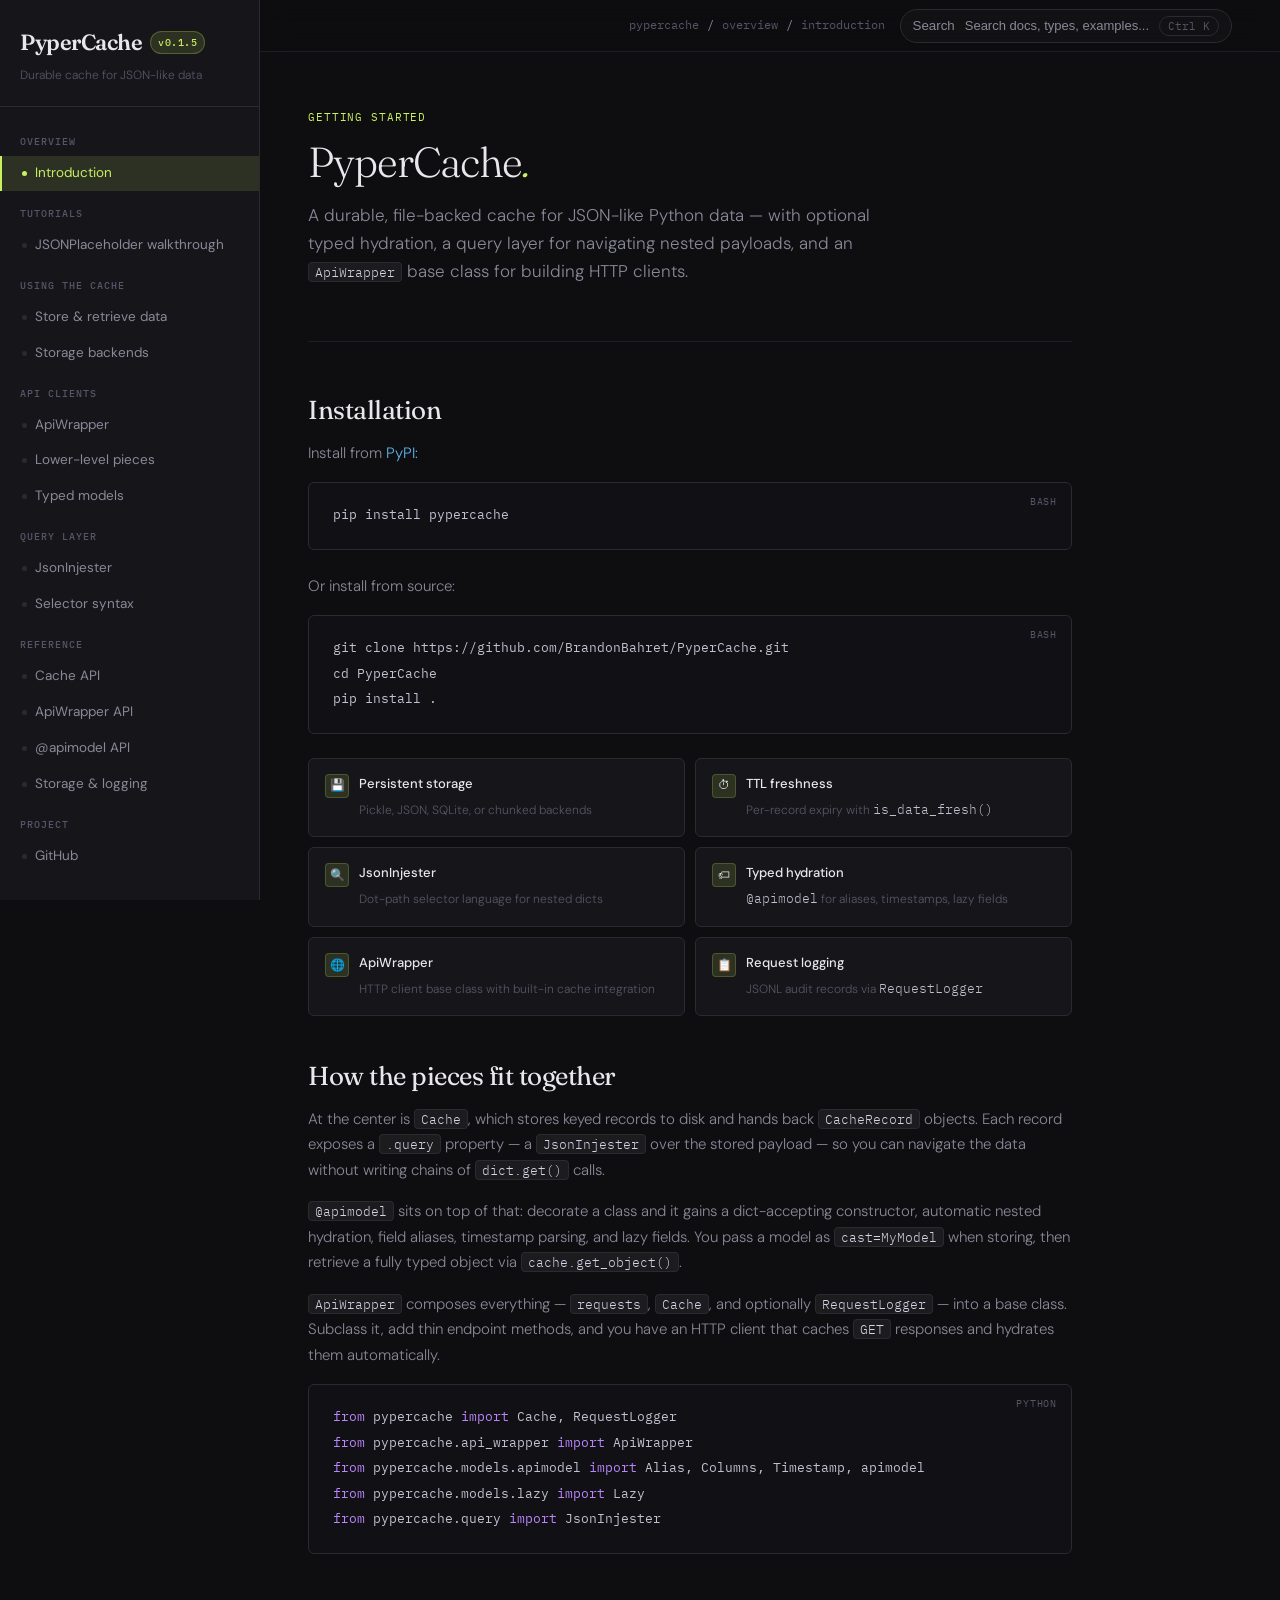
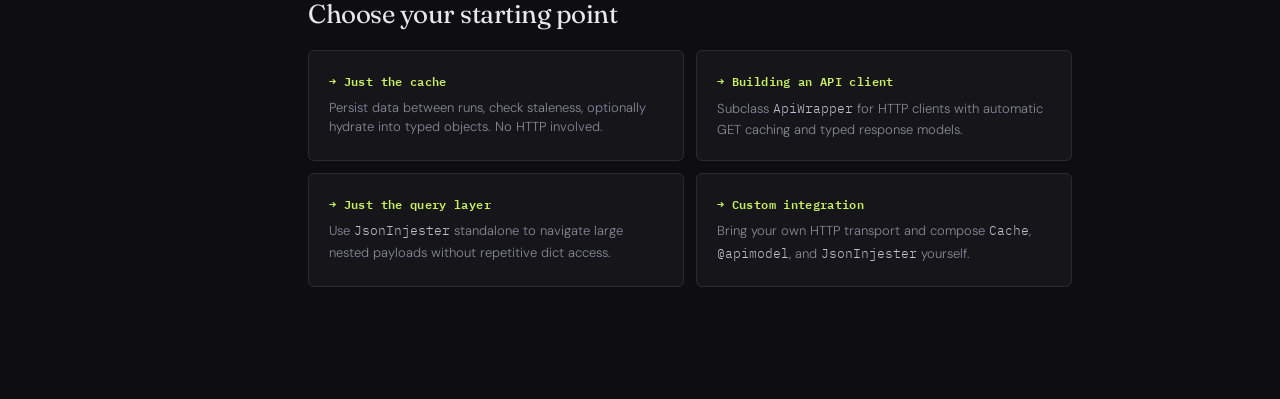
<file: docs/index.html>
<!DOCTYPE html>
<html lang="en">
<head>
<meta charset="UTF-8">
<meta name="viewport" content="width=device-width, initial-scale=1.0">

<link rel="preconnect" href="https://fonts.googleapis.com">
<link href="https://fonts.googleapis.com/css2?family=IBM+Plex+Mono:ital,wght@0,400;0,500;0,600;1,400&family=Fraunces:ital,opsz,wght@0,9..144,300;0,9..144,400;0,9..144,600;1,9..144,300&family=DM+Sans:wght@300;400;500&display=swap" rel="stylesheet">

<title>PyperCache — Docs</title>
<style>
  *, *::before, *::after { box-sizing: border-box; margin: 0; padding: 0; }

  :root {
    --bg: #0e0e10;
    --surface: #16161a;
    --border: #2a2a30;
    --border-subtle: #1e1e24;
    --text: #e8e8ec;
    --text-dim: #888898;
    --text-dimmer: #555568;
    --accent: #c8f060;
    --accent-dim: #a8cc45;
    --accent-glow: rgba(200,240,96,0.12);
    --accent2: #60b8f0;
    --accent2-dim: rgba(96,184,240,0.15);
    --red: #f06060;
    --sidebar-w: 260px;
    --code-bg: #111115;
    --radius: 6px;
  }

  html { scroll-behavior: smooth; }

  body {
    font-family: 'DM Sans', sans-serif;
    background: var(--bg);
    color: var(--text);
    font-size: 15px;
    line-height: 1.7;
    min-height: 100vh;
  }

  /* ── LAYOUT ── */
  .shell {
    display: flex;
    min-height: 100vh;
  }

  /* ── SIDEBAR ── */
  .sidebar {
    width: var(--sidebar-w);
    flex-shrink: 0;
    background: var(--surface);
    border-right: 1px solid var(--border);
    position: sticky;
    top: 0;
    height: 100vh;
    overflow-y: auto;
    display: flex;
    flex-direction: column;
  }

  .sidebar::-webkit-scrollbar { width: 4px; }
  .sidebar::-webkit-scrollbar-track { background: transparent; }
  .sidebar::-webkit-scrollbar-thumb { background: var(--border); border-radius: 4px; }

  .logo {
    padding: 24px 20px 20px;
    border-bottom: 1px solid var(--border);
    flex-shrink: 0;
  }

  .logo-name {
    font-family: 'Fraunces', serif;
    font-size: 22px;
    font-weight: 600;
    letter-spacing: -0.5px;
    color: var(--text);
    display: flex;
    align-items: center;
    gap: 8px;
  }

  .logo-pill {
    font-family: 'IBM Plex Mono', monospace;
    font-size: 10px;
    font-weight: 500;
    background: var(--accent-glow);
    color: var(--accent);
    border: 1px solid rgba(200,240,96,0.25);
    padding: 2px 7px;
    border-radius: 20px;
    letter-spacing: 0.05em;
  }

  .logo-tagline {
    font-size: 12px;
    color: var(--text-dimmer);
    margin-top: 4px;
    font-weight: 300;
  }

  nav {
    padding: 16px 0 24px;
    flex: 1;
  }

  .nav-group {
    margin-bottom: 4px;
  }

  .nav-group-label {
    font-size: 10px;
    font-weight: 500;
    letter-spacing: 0.1em;
    text-transform: uppercase;
    color: var(--text-dimmer);
    padding: 10px 20px 6px;
    font-family: 'IBM Plex Mono', monospace;
  }

  .nav-link {
    display: flex;
    align-items: center;
    gap: 8px;
    padding: 6px 20px;
    color: var(--text-dim);
    text-decoration: none;
    font-size: 13.5px;
    font-weight: 400;
    transition: color 0.15s, background 0.15s;
    border-left: 2px solid transparent;
    margin: 0 0 1px;
    cursor: pointer;
  }

  .nav-link:hover {
    color: var(--text);
    background: rgba(255,255,255,0.03);
  }

  .nav-link.active {
    color: var(--accent);
    border-left-color: var(--accent);
    background: var(--accent-glow);
  }

  .nav-link .dot {
    width: 5px;
    height: 5px;
    border-radius: 50%;
    background: var(--border);
    flex-shrink: 0;
    transition: background 0.15s;
  }

  .nav-link.active .dot { background: var(--accent); }

  /* ── MAIN ── */
  .main {
    flex: 1;
    min-width: 0;
    display: flex;
    flex-direction: column;
  }

  .topbar {
    position: sticky;
    top: 0;
    z-index: 10;
    background: rgba(14,14,16,0.85);
    backdrop-filter: blur(12px);
    border-bottom: 1px solid var(--border-subtle);
    padding: 0 48px;
    height: 52px;
    display: flex;
    align-items: center;
    justify-content: flex-end;
    flex-shrink: 0;
    gap: 15px;
  }

  .breadcrumb {
    font-family: 'IBM Plex Mono', monospace;
    font-size: 12px;
    color: var(--text-dimmer);
    display: flex;
    align-items: center;
    gap: 8px;
  }

  .breadcrumb span { color: var(--text-dim); }

  .topbar-actions {
    display: flex;
    gap: 12px;
    align-items: center;
  }

  .topbar-left {
    display: flex;
    align-items: center;
    gap: 14px;
    min-width: 0;
  }

  .badge {
    font-family: 'IBM Plex Mono', monospace;
    font-size: 11px;
    padding: 3px 10px;
    border-radius: 20px;
    border: 1px solid var(--border);
    color: var(--text-dimmer);
  }

  .search-trigger {
    display: inline-flex;
    align-items: center;
    gap: 10px;
    height: 34px;
    min-width: 240px;
    padding: 0 12px;
    border: 1px solid var(--border);
    border-radius: 999px;
    background: rgba(255,255,255,0.02);
    color: var(--text-dim);
    cursor: pointer;
    transition: border-color 0.15s, background 0.15s, color 0.15s;
  }

  .search-trigger:hover {
    border-color: rgba(200,240,96,0.35);
    background: rgba(200,240,96,0.06);
    color: var(--text);
  }

  .search-trigger-label {
    font-size: 13px;
    font-weight: 300;
    flex: 1;
    text-align: left;
  }

  .search-trigger-kbd {
    font-family: 'IBM Plex Mono', monospace;
    font-size: 11px;
    border: 1px solid var(--border);
    border-radius: 999px;
    padding: 2px 8px;
    color: var(--text-dimmer);
  }

  /* ── CONTENT ── */
  .content-outer {
    flex: 1;
    padding: 56px 48px 80px;
    max-width: 860px;
  }

  /* Page hero */
  .page-hero {
    margin-bottom: 52px;
    padding-bottom: 40px;
    border-bottom: 1px solid var(--border-subtle);
  }

  .page-tag {
    font-family: 'IBM Plex Mono', monospace;
    font-size: 11px;
    color: var(--accent);
    letter-spacing: 0.08em;
    text-transform: uppercase;
    margin-bottom: 12px;
  }

  .page-title {
    font-family: 'Fraunces', serif;
    font-size: 42px;
    font-weight: 300;
    letter-spacing: -1px;
    color: var(--text);
    line-height: 1.1;
    margin-bottom: 16px;
  }

  .page-title em {
    font-style: italic;
    color: var(--accent);
  }

  .page-lead {
    font-size: 17px;
    color: var(--text-dim);
    line-height: 1.65;
    font-weight: 300;
    max-width: 600px;
  }

  /* Sections */
  .section {
    display: none;
  }
  .section.active {
    display: block;
    animation: fadeIn 0.2s ease;
  }

  @keyframes fadeIn {
    from { opacity: 0; transform: translateY(6px); }
    to { opacity: 1; transform: translateY(0); }
  }

  /* Content elements */
  h2 {
    font-family: 'Fraunces', serif;
    font-size: 26px;
    font-weight: 400;
    letter-spacing: -0.5px;
    color: var(--text);
    margin: 44px 0 14px;
    line-height: 1.25;
  }

  h2:first-child { margin-top: 0; }

  h3 {
    font-family: 'IBM Plex Mono', monospace;
    font-size: 13px;
    font-weight: 500;
    color: var(--accent2);
    letter-spacing: 0.03em;
    margin: 32px 0 10px;
    text-transform: uppercase;
  }

  h4 {
    font-size: 15px;
    font-weight: 500;
    color: var(--text);
    margin: 20px 0 8px;
  }

  p {
    color: var(--text-dim);
    margin-bottom: 16px;
    font-weight: 300;
  }

  p strong {
    color: var(--text);
    font-weight: 500;
  }

  a { color: var(--accent2); text-decoration: none; }
  a:hover { text-decoration: underline; }

  .doc-link {
    color: var(--accent2);
    text-decoration: underline;
    text-decoration-color: rgba(96,184,240,0.45);
    text-underline-offset: 2px;
    cursor: pointer;
  }

  .doc-link:hover {
    color: #8ecdf6;
    text-decoration-color: currentColor;
  }

  /* Code */
  pre {
    background: var(--code-bg);
    border: 1px solid var(--border);
    border-radius: var(--radius);
    padding: 20px 24px;
    overflow-x: auto;
    margin: 16px 0 24px;
    position: relative;
  }

  pre::before {
    content: attr(data-lang);
    position: absolute;
    top: 10px;
    right: 14px;
    font-family: 'IBM Plex Mono', monospace;
    font-size: 10px;
    color: var(--text-dimmer);
    text-transform: uppercase;
    letter-spacing: 0.08em;
    transition: opacity 0.15s, transform 0.15s;
  }

  pre[data-lang]:hover::before,
  pre[data-lang]:focus-within::before {
    opacity: 0;
    transform: translateY(-2px);
  }

  .copy-code-button {
    position: absolute;
    top: 7px;
    right: 10px;
    height: 26px;
    padding: 0 8px 0 6px;
    display: inline-flex;
    align-items: center;
    gap: 5px;
    border: 1px solid rgba(200,240,96,0.28);
    border-radius: 999px;
    background: rgba(17,17,21,0.92);
    color: var(--text-dim);
    cursor: pointer;
    opacity: 0;
    transform: translateY(-2px);
    transition: opacity 0.15s, transform 0.15s, color 0.15s, border-color 0.15s, background 0.15s;
    z-index: 1;
    font-family: 'IBM Plex Mono', monospace;
    font-size: 10px;
    letter-spacing: 0.04em;
    white-space: nowrap;
  }

  .copy-code-button-label {
    line-height: 1;
  }

  pre[data-lang]:hover .copy-code-button,
  pre[data-lang]:focus-within .copy-code-button {
    opacity: 1;
    transform: translateY(0);
  }

  .copy-code-button:hover,
  .copy-code-button:focus-visible {
    color: var(--accent);
    border-color: rgba(200,240,96,0.55);
    background: rgba(200,240,96,0.08);
    outline: none;
  }

  .copy-code-button.copied {
    color: var(--accent);
    border-color: rgba(200,240,96,0.65);
    background: rgba(200,240,96,0.12);
  }

  .copy-code-button svg {
    width: 12px;
    height: 12px;
    fill: none;
    stroke: currentColor;
    stroke-width: 1.8;
    stroke-linecap: round;
    stroke-linejoin: round;
    flex-shrink: 0;
  }

  code {
    font-family: 'IBM Plex Mono', monospace;
    font-size: 13px;
    line-height: 1.75;
    color: #c0c0d0;
  }

  p code, li code {
    background: rgba(255,255,255,0.06);
    border: 1px solid var(--border);
    padding: 1px 6px;
    border-radius: 4px;
    font-size: 12.5px;
    color: #d4d4e8;
  }

  code.inline-code-ref {
    transition: border-color 0.15s, background 0.15s, color 0.15s, box-shadow 0.15s;
  }

  body.mod-nav-active code.inline-code-ref {
    border-color: rgba(96,184,240,0.3);
  }

  body.mod-nav-active code.inline-code-ref:hover {
    cursor: pointer;
    color: #eef6ff;
    background: rgba(96,184,240,0.12);
    border-color: rgba(96,184,240,0.55);
    box-shadow: 0 0 0 1px rgba(96,184,240,0.18);
  }

  /* Syntax highlight tokens */
  .kw { color: #bb86fc; }
  .fn { color: #82b4ff; }
  .cl { color: var(--accent); }
  .st { color: #a8e6a3; }
  .cm { color: var(--text-dimmer); font-style: italic; }
  .num { color: #ffb347; }
  .dc { color: #f0a0a0; }

  /* Callouts */
  .callout {
    border: 1px solid var(--border);
    border-left: 3px solid var(--accent);
    background: var(--accent-glow);
    border-radius: var(--radius);
    padding: 14px 18px;
    margin: 20px 0;
    font-size: 14px;
    color: var(--text-dim);
  }

  .callout.info {
    border-left-color: var(--accent2);
    background: var(--accent2-dim);
  }

  .callout.warn {
    border-left-color: var(--red);
    background: rgba(240,96,96,0.08);
  }

  .callout strong { color: var(--text); font-weight: 500; }

  /* Choice cards */
  .cards {
    display: grid;
    grid-template-columns: 1fr 1fr;
    gap: 12px;
    margin: 20px 0 32px;
  }

  .card {
    background: var(--surface);
    border: 1px solid var(--border);
    border-radius: var(--radius);
    padding: 20px;
    cursor: pointer;
    transition: border-color 0.15s, background 0.15s;
  }

  .card:hover {
    border-color: var(--accent);
    background: rgba(200,240,96,0.04);
  }

  .card-title {
    font-family: 'IBM Plex Mono', monospace;
    font-size: 12px;
    font-weight: 600;
    color: var(--accent);
    margin-bottom: 6px;
    letter-spacing: 0.03em;
  }

  .card-desc {
    font-size: 13px;
    color: var(--text-dim);
    font-weight: 300;
    line-height: 1.5;
  }

  /* Tables */
  table {
    width: 100%;
    border-collapse: collapse;
    margin: 16px 0 24px;
    font-size: 13.5px;
  }

  th {
    font-family: 'IBM Plex Mono', monospace;
    font-size: 11px;
    text-transform: uppercase;
    letter-spacing: 0.07em;
    color: var(--text-dimmer);
    border-bottom: 1px solid var(--border);
    padding: 8px 14px;
    text-align: left;
    font-weight: 500;
  }

  td {
    padding: 10px 14px;
    border-bottom: 1px solid var(--border-subtle);
    color: var(--text-dim);
    vertical-align: top;
  }

  td:first-child {
    font-family: 'IBM Plex Mono', monospace;
    font-size: 12.5px;
    color: var(--accent2);
    white-space: nowrap;
  }

  td strong { color: var(--text); font-weight: 500; }
  tr:last-child td { border-bottom: none; }

  /* Method signatures */
  .method {
    background: var(--code-bg);
    border: 1px solid var(--border);
    border-radius: var(--radius);
    padding: 14px 18px;
    margin: 12px 0 8px;
    font-family: 'IBM Plex Mono', monospace;
    font-size: 13px;
    color: var(--text-dim);
  }

  .method .mname { color: #82b4ff; font-weight: 600; }
  .method .mparam { color: var(--text-dim); }
  .method .mtype { color: var(--accent); }
  .method .mdefault { color: var(--text-dimmer); }

  /* Lists */
  ul, ol {
    padding-left: 20px;
    margin: 10px 0 18px;
    color: var(--text-dim);
    font-weight: 300;
  }

  li { margin-bottom: 5px; }
  li code { font-size: 12px; }

  /* Selector reference */
  .selector-row {
    display: flex;
    gap: 16px;
    align-items: baseline;
    padding: 12px 0;
    border-bottom: 1px solid var(--border-subtle);
  }

  .selector-syntax {
    font-family: 'IBM Plex Mono', monospace;
    font-size: 13px;
    color: var(--accent);
    min-width: 180px;
    flex-shrink: 0;
  }

  .selector-desc {
    font-size: 13.5px;
    color: var(--text-dim);
    font-weight: 300;
  }

  /* Dividers */
  hr {
    border: none;
    border-top: 1px solid var(--border-subtle);
    margin: 36px 0;
  }

  /* Feature grid */
  .feature-grid {
    display: grid;
    grid-template-columns: 1fr 1fr;
    gap: 10px;
    margin: 20px 0 32px;
  }

  .feature-item {
    background: var(--surface);
    border: 1px solid var(--border);
    border-radius: var(--radius);
    padding: 14px 16px;
    display: flex;
    gap: 10px;
    align-items: flex-start;
  }

  .feature-icon {
    width: 24px;
    height: 24px;
    background: var(--accent-glow);
    border: 1px solid rgba(200,240,96,0.2);
    border-radius: 4px;
    display: flex;
    align-items: center;
    justify-content: center;
    font-size: 12px;
    flex-shrink: 0;
    margin-top: 1px;
  }

  .feature-text strong {
    display: block;
    font-size: 13px;
    font-weight: 500;
    color: var(--text);
    margin-bottom: 2px;
  }

  .feature-text span {
    font-size: 12px;
    color: var(--text-dimmer);
    font-weight: 300;
  }

  /* Mobile */
  .menu-toggle {
    display: none;
    background: none;
    border: 1px solid var(--border);
    color: var(--text-dim);
    padding: 6px 10px;
    border-radius: 4px;
    cursor: pointer;
    font-size: 14px;
  }

  .search-modal {
    position: fixed;
    inset: 0;
    background: rgba(5, 7, 10, 0.7);
    backdrop-filter: blur(8px);
    display: none;
    align-items: flex-start;
    justify-content: center;
    padding: 72px 24px 24px;
    z-index: 200;
  }

  .search-modal.open {
    display: flex;
  }

  .search-panel {
    width: min(920px, 100%);
    max-height: calc(100vh - 96px);
    overflow: hidden;
    display: flex;
    flex-direction: column;
    background: #111317;
    border: 1px solid rgba(255,255,255,0.08);
    border-radius: 18px;
    box-shadow: 0 24px 80px rgba(0,0,0,0.45);
  }

  .search-head {
    display: flex;
    align-items: center;
    gap: 14px;
    padding: 18px 18px 14px;
    border-bottom: 1px solid var(--border-subtle);
  }

  .search-input-wrap {
    flex: 1;
    display: flex;
    align-items: center;
    gap: 12px;
    padding: 0 14px;
    border: 1px solid var(--border);
    border-radius: 14px;
    background: rgba(255,255,255,0.03);
  }

  .search-input {
    flex: 1;
    border: 0;
    outline: 0;
    background: transparent;
    color: var(--text);
    font: inherit;
    font-size: 15px;
    padding: 14px 0;
  }

  .search-input::placeholder {
    color: var(--text-dimmer);
  }

  .search-close {
    border: 1px solid var(--border);
    background: transparent;
    color: var(--text-dim);
    border-radius: 10px;
    padding: 10px 12px;
    cursor: pointer;
  }

  .search-toolbar {
    display: flex;
    justify-content: flex-end;
    gap: 16px;
    padding: 0 18px 14px;
    border-bottom: 1px solid var(--border-subtle);
    color: var(--text-dimmer);
    font-size: 12px;
  }

  .search-pill {
    font-family: 'IBM Plex Mono', monospace;
    font-size: 11px;
    padding: 4px 8px;
    border-radius: 999px;
    border: 1px solid var(--border);
    color: var(--text-dimmer);
  }

  .search-results {
    padding: 10px 12px 14px;
    overflow-y: auto;
  }

  .search-answer {
    border: 1px solid rgba(96,184,240,0.2);
    background: rgba(96,184,240,0.08);
    border-radius: 14px;
    padding: 16px 16px 14px;
    margin-bottom: 12px;
  }

  .search-answer-title {
    display: flex;
    align-items: center;
    justify-content: flex-end;
    gap: 12px;
    margin-bottom: 10px;
  }

  .search-answer-title strong {
    color: var(--text);
    font-size: 14px;
    font-weight: 500;
  }

  .search-answer-body {
    color: var(--text-dim);
    font-size: 14px;
    line-height: 1.65;
  }

  .search-answer-link {
    display: block;
    width: 100%;
    text-align: left;
    border: 1px solid rgba(96,184,240,0.15);
    background: rgba(255,255,255,0.02);
    color: var(--text-dim);
    border-radius: 12px;
    padding: 12px 13px;
    margin-bottom: 10px;
    cursor: pointer;
    transition: border-color 0.15s, background 0.15s, transform 0.15s;
  }

  .search-answer-link:hover {
    border-color: rgba(96,184,240,0.28);
    background: rgba(255,255,255,0.05);
    transform: translateY(-1px);
  }

  .search-answer-link strong {
    color: var(--text);
    display: block;
    margin-bottom: 4px;
  }

  .search-answer-link span {
    display: block;
  }

  .search-answer-source {
    appearance: none;
    border: 1px solid var(--border);
    background: transparent;
    color: var(--text-dimmer);
    border-radius: 999px;
    padding: 6px 10px;
    font-family: 'IBM Plex Mono', monospace;
    font-size: 11px;
    cursor: pointer;
  }

  .search-answer-sources {
    display: flex;
    flex-wrap: wrap;
    gap: 8px;
    margin-top: 10px;
  }

  .search-empty {
    padding: 36px 20px 44px;
    color: var(--text-dim);
  }

  .search-empty strong {
    color: var(--text);
  }

  .search-result {
    border: 1px solid transparent;
    border-radius: 14px;
    padding: 14px 14px 16px;
    margin-bottom: 10px;
    background: rgba(255,255,255,0.02);
    cursor: pointer;
    transition: border-color 0.15s, background 0.15s, transform 0.15s;
  }

  .search-result:hover,
  .search-result.active {
    border-color: rgba(200,240,96,0.28);
    background: rgba(200,240,96,0.06);
    transform: translateY(-1px);
  }

  .search-result-top {
    display: flex;
    justify-content: flex-end;
    gap: 12px;
    margin-bottom: 8px;
  }

  .search-result-path {
    font-family: 'IBM Plex Mono', monospace;
    font-size: 11px;
    color: var(--accent2);
    letter-spacing: 0.03em;
    text-transform: uppercase;
  }

  .search-result-score {
    font-family: 'IBM Plex Mono', monospace;
    font-size: 11px;
    color: var(--text-dimmer);
  }

  .search-result-title {
    color: var(--text);
    font-size: 16px;
    font-weight: 500;
    margin-bottom: 6px;
  }

  .search-result-preview {
    color: var(--text-dim);
    font-size: 14px;
    line-height: 1.65;
  }

  .search-result-meta {
    display: flex;
    flex-wrap: wrap;
    gap: 8px;
    margin-top: 10px;
  }

  .search-chip {
    font-family: 'IBM Plex Mono', monospace;
    font-size: 10px;
    color: var(--text-dimmer);
    border: 1px solid var(--border);
    border-radius: 999px;
    padding: 3px 8px;
  }

  mark.search-hit {
    background: rgba(200,240,96,0.2);
    color: var(--text);
    border-radius: 3px;
    padding: 0 2px;
  }

  .search-target-glow {
    border-radius: 10px;
    animation: searchTargetGlow 1.8s ease-out;
  }

  @keyframes searchTargetGlow {
    0% {
      background: transparent;
      box-shadow: 0 0 0 0 rgba(200,240,96,0);
    }
    18% {
      background: rgba(200,240,96,0.08);
      box-shadow: 0 0 0 2px rgba(200,240,96,0.42), 0 0 28px rgba(200,240,96,0.2);
    }
    100% {
      background: transparent;
      box-shadow: 0 0 0 0 rgba(200,240,96,0);
    }
  }

  @media (max-width: 820px) {
    .sidebar {
      position: fixed;
      left: -280px;
      top: 0;
      z-index: 100;
      transition: left 0.25s ease;
      width: 260px;
    }

    .sidebar.open { left: 0; }

    .menu-toggle { display: block; }

    .content-outer { padding: 32px 24px 60px; }
    .topbar { padding: 0 24px; }
    .topbar-left { gap: 10px; }
    .search-trigger { min-width: 0; width: auto; }
    .search-trigger-kbd { display: none; }
    .search-toolbar { flex-direction: column; }

    .cards, .feature-grid { grid-template-columns: 1fr; }

    .page-title { font-size: 30px; }
    .page-lead { font-size: 15px; }
  }
</style>
</head>
<body>

<div class="shell">

  <!-- SIDEBAR -->
  <aside class="sidebar" id="sidebar">
    <div class="logo">
      <div class="logo-name">
        PyperCache
        <span class="logo-pill">v0.1.5</span>
      </div>
      <div class="logo-tagline">Durable cache for JSON-like data</div>
    </div>

    <nav>
      <div class="nav-group">
        <div class="nav-group-label">Overview</div>
        <a class="nav-link active" onclick="show('overview')">
          <span class="dot"></span> Introduction
        </a>
      </div>

      <div class="nav-group">
        <div class="nav-group-label">Tutorials</div>
        <a class="nav-link" onclick="show('tutorial-jsonplaceholder')">
          <span class="dot"></span> JSONPlaceholder walkthrough
        </a>
      </div>

      <div class="nav-group">
        <div class="nav-group-label">Using the Cache</div>
        <a class="nav-link" onclick="show('cache-basics')">
          <span class="dot"></span> Store &amp; retrieve data
        </a>
        <a class="nav-link" onclick="show('storage-backends')">
          <span class="dot"></span> Storage backends
        </a>
      </div>

      <div class="nav-group">
        <div class="nav-group-label">API Clients</div>
        <a class="nav-link" onclick="show('api-wrapper')">
          <span class="dot"></span> ApiWrapper
        </a>
        <a class="nav-link" onclick="show('building-blocks')">
          <span class="dot"></span> Lower-level pieces
        </a>
        <a class="nav-link" onclick="show('typed-models')">
          <span class="dot"></span> Typed models
        </a>
      </div>

      <div class="nav-group">
        <div class="nav-group-label">Query Layer</div>
        <a class="nav-link" onclick="show('json-injester')">
          <span class="dot"></span> JsonInjester
        </a>
        <a class="nav-link" onclick="show('selector-guide')">
          <span class="dot"></span> Selector syntax
        </a>
      </div>

      <div class="nav-group">
        <div class="nav-group-label">Reference</div>
        <a class="nav-link" onclick="show('ref-cache')">
          <span class="dot"></span> Cache API
        </a>
        <a class="nav-link" onclick="show('ref-apiwrapper')">
          <span class="dot"></span> ApiWrapper API
        </a>
        <a class="nav-link" onclick="show('ref-apimodel')">
          <span class="dot"></span> @apimodel API
        </a>
        <a class="nav-link" onclick="show('ref-storage')">
          <span class="dot"></span> Storage &amp; logging
        </a>
      </div>

      <div class="nav-group">
        <div class="nav-group-label">Project</div>
        <a class="nav-link" href="https://github.com/BrandonBahret/PyperCache" target="_blank" rel="noopener noreferrer">
          <span class="dot"></span> GitHub
        </a>
      </div>
    </nav>
  </aside>

  <!-- MAIN -->
  <div class="main">
    <div class="topbar">
      <div class="topbar-left">
        <button class="menu-toggle" onclick="toggleSidebar()">☰</button>
        <div class="breadcrumb" id="breadcrumb">
          pypercache <span>/</span> introduction
        </div>
      </div>
      <div class="topbar-actions">
        <button class="search-trigger" type="button" onclick="openSearchModal()">
          <span aria-hidden="true">Search</span>
          <span class="search-trigger-label">Search docs, types, examples...</span>
          <span class="search-trigger-kbd">Ctrl K</span>
        </button>
      </div>
    </div>

    <div class="content-outer">

      <!-- ══════════════════════════════════════ OVERVIEW -->
      <div class="section active" id="section-overview">
        <div class="page-hero">
          <div class="page-tag">Getting started</div>
          <h1 class="page-title">PyperCache<em>.</em></h1>
          <p class="page-lead">A durable, file-backed cache for JSON-like Python data — with optional typed hydration, a query layer for navigating nested payloads, and an <code>ApiWrapper</code> base class for building HTTP clients.</p>
        </div>

        <h2>Installation</h2>
        <p>Install from <a href="https://pypi.org/project/pypercache/" target="_blank">PyPI:</a></p>
        <pre data-lang="bash"><code>pip install pypercache</code></pre>
        <p>Or install from source:</p>
        <pre data-lang="bash"><code>git clone https://github.com/BrandonBahret/PyperCache.git
cd PyperCache
pip install .</code></pre>

        <div class="feature-grid">
          <div class="feature-item">
            <div class="feature-icon">💾</div>
            <div class="feature-text">
              <strong>Persistent storage</strong>
              <span>Pickle, JSON, SQLite, or chunked backends</span>
            </div>
          </div>
          <div class="feature-item">
            <div class="feature-icon">⏱</div>
            <div class="feature-text">
              <strong>TTL freshness</strong>
              <span>Per-record expiry with <code>is_data_fresh()</code></span>
            </div>
          </div>
          <div class="feature-item">
            <div class="feature-icon">🔍</div>
            <div class="feature-text">
              <strong>JsonInjester</strong>
              <span>Dot-path selector language for nested dicts</span>
            </div>
          </div>
          <div class="feature-item">
            <div class="feature-icon">🏷</div>
            <div class="feature-text">
              <strong>Typed hydration</strong>
              <span><code>@apimodel</code> for aliases, timestamps, lazy fields</span>
            </div>
          </div>
          <div class="feature-item">
            <div class="feature-icon">🌐</div>
            <div class="feature-text">
              <strong>ApiWrapper</strong>
              <span>HTTP client base class with built-in cache integration</span>
            </div>
          </div>
          <div class="feature-item">
            <div class="feature-icon">📋</div>
            <div class="feature-text">
              <strong>Request logging</strong>
              <span>JSONL audit records via <code>RequestLogger</code></span>
            </div>
          </div>
        </div>

        <h2>How the pieces fit together</h2>
        <p>At the center is <code>Cache</code>, which stores keyed records to disk and hands back <code>CacheRecord</code> objects. Each record exposes a <code>.query</code> property — a <code>JsonInjester</code> over the stored payload — so you can navigate the data without writing chains of <code>dict.get()</code> calls.</p>
        <p><code>@apimodel</code> sits on top of that: decorate a class and it gains a dict-accepting constructor, automatic nested hydration, field aliases, timestamp parsing, and lazy fields. You pass a model as <code>cast=MyModel</code> when storing, then retrieve a fully typed object via <code>cache.get_object()</code>.</p>
        <p><code>ApiWrapper</code> composes everything — <code>requests</code>, <code>Cache</code>, and optionally <code>RequestLogger</code> — into a base class. Subclass it, add thin endpoint methods, and you have an HTTP client that caches <code>GET</code> responses and hydrates them automatically.</p>

        <pre data-lang="python"><code><span class="kw">from</span> pypercache <span class="kw">import</span> Cache, RequestLogger
<span class="kw">from</span> pypercache.api_wrapper <span class="kw">import</span> ApiWrapper
<span class="kw">from</span> pypercache.models.apimodel <span class="kw">import</span> Alias, Columns, Timestamp, apimodel
<span class="kw">from</span> pypercache.models.lazy <span class="kw">import</span> Lazy
<span class="kw">from</span> pypercache.query <span class="kw">import</span> JsonInjester</code></pre>

        <h2>Choose your starting point</h2>
        <div class="cards">
          <div class="card" onclick="show('cache-basics')">
            <div class="card-title">→ Just the cache</div>
            <div class="card-desc">Persist data between runs, check staleness, optionally hydrate into typed objects. No HTTP involved.</div>
          </div>
          <div class="card" onclick="show('api-wrapper')">
            <div class="card-title">→ Building an API client</div>
            <div class="card-desc">Subclass <code>ApiWrapper</code> for HTTP clients with automatic GET caching and typed response models.</div>
          </div>
          <div class="card" onclick="show('json-injester')">
            <div class="card-title">→ Just the query layer</div>
            <div class="card-desc">Use <code>JsonInjester</code> standalone to navigate large nested payloads without repetitive dict access.</div>
          </div>
          <div class="card" onclick="show('building-blocks')">
            <div class="card-title">→ Custom integration</div>
            <div class="card-desc">Bring your own HTTP transport and compose <code>Cache</code>, <code>@apimodel</code>, and <code>JsonInjester</code> yourself.</div>
          </div>
        </div>
      </div>

      <!-- ══════════════════════════════════════ CACHE BASICS -->
      <div class="section" id="section-tutorial-jsonplaceholder">
        <div class="page-hero">
          <div class="page-tag">Tutorials</div>
          <h1 class="page-title">Walk through a small <em>API client</em></h1>
          <p class="page-lead">The <code>examples/jsonplaceholder_api</code> example is the shortest end-to-end wrapper in the repository. It shows the full PyperCache workflow: define typed models, subclass <code>ApiWrapper</code>, let <code>GET</code> requests cache automatically, and opt out of cache for a mutating <code>POST</code>.</p>
        </div>

        <h2>Why this example is the right starting point</h2>
        <p>JSONPlaceholder is intentionally simple in the best possible way. There is one base URL, no authentication, and small JSON payloads with predictable structure. That makes it a good teaching surface for the core wrapper pattern without introducing concerns like OAuth, pagination cursors, or multi-origin routing.</p>
        <p>The goal of the example is not to exercise every PyperCache feature. It is to show the smallest realistic client you can copy into a real project and then extend.</p>

        <h2>Start with models that match the payloads you already have</h2>
        <p>The wrapper begins with a few response models. Each one is decorated with <code>@apimodel(validate=True)</code>, which means incoming JSON is hydrated into typed Python objects and checked against the annotated field types during construction.</p>
        <p>Where the upstream API uses camelCase keys, the example maps them into snake_case attributes with <code>Alias(...)</code>. That keeps the Python surface conventional without forcing you to rewrite the raw payload format.</p>

        <pre data-lang="python"><code><span class="kw">from</span> typing <span class="kw">import</span> Annotated
<span class="kw">from</span> pypercache.models.apimodel <span class="kw">import</span> Alias, apimodel

<span class="dc">@apimodel</span>(validate=<span class="kw">True</span>)
<span class="kw">class</span> <span class="cl">Post</span>:
    user_id: <span class="cl">Annotated</span>[int, <span class="cl">Alias</span>(<span class="st">"userId"</span>)]
    id: int
    title: str
    body: str

<span class="dc">@apimodel</span>(validate=<span class="kw">True</span>)
<span class="kw">class</span> <span class="cl">Company</span>:
    name: str
    catch_phrase: <span class="cl">Annotated</span>[str, <span class="cl">Alias</span>(<span class="st">"catchPhrase"</span>)]
    bs: str</code></pre>

        <p>Nested response objects work the same way. The <code>User</code> model contains an <code>Address</code>, which contains a <code>Geo</code>, and hydration recursively builds those child objects for you.</p>

        <h2>Wrap the API in thin endpoint methods</h2>
        <p>Once the models exist, the wrapper class stays small. Its constructor passes a single origin, a cache path, and a default expiry to <code>ApiWrapper</code>. After that, each endpoint is just a thin method around <code>request()</code>.</p>

        <pre data-lang="python"><code><span class="kw">class</span> <span class="cl">JSONPlaceholderClient</span>(<span class="cl">ApiWrapper</span>):
    <span class="kw">def</span> <span class="fn">__init__</span>(self) -> <span class="kw">None</span>:
        <span class="fn">super()</span>.<span class="fn">__init__</span>(
            origins={<span class="st">"default"</span>: <span class="st">"https://jsonplaceholder.typicode.com"</span>},
            default_origin=<span class="st">"default"</span>,
            cache_path=<span class="st">"jsonplaceholder_cache.json"</span>,
            default_expiry=<span class="num">300</span>,
            request_log_path=<span class="st">"jsonplaceholder_requests.log"</span>,
        )

    <span class="kw">def</span> <span class="fn">get_post</span>(self, post_id: int) -> <span class="cl">Post</span>:
        <span class="kw">return</span> self.<span class="fn">request</span>(<span class="st">"GET"</span>, f<span class="st">"/posts/{post_id}"</span>, expected=<span class="st">"json"</span>, cast=<span class="cl">Post</span>)

    <span class="kw">def</span> <span class="fn">list_post_comments</span>(self, post_id: int) -> list[<span class="cl">Comment</span>]:
        <span class="kw">return</span> self.<span class="fn">request</span>(
            <span class="st">"GET"</span>,
            f<span class="st">"/posts/{post_id}/comments"</span>,
            expected=<span class="st">"json"</span>,
            cast=list[<span class="cl">Comment</span>],
        )</code></pre>

        <p>This is the part worth internalizing: the endpoint methods describe intent, not plumbing. You name the HTTP method, path, expected response type, and the model to hydrate into. URL joining, JSON decoding, cache lookup, cache writeback, and object construction are handled underneath.</p>

        <div class="callout info"><strong>Related docs:</strong> The pieces used here are documented in <a class="doc-link" href="#section-api-wrapper" onclick="show('api-wrapper'); return false;"><code>Build with ApiWrapper</code></a> for the wrapper pattern, <a class="doc-link" href="#section-typed-models" onclick="show('typed-models'); return false;"><code>Typed models</code></a> for <code>@apimodel</code> and <code>Alias</code>, and <a class="doc-link" href="#section-ref-apiwrapper" onclick="show('ref-apiwrapper'); return false;"><code>ApiWrapper API</code></a> for the exact <code>request()</code> signature.</div>

        <h2>Let cached GETs make the second call boring</h2>
        <p>The companion <code>app.py</code> script demonstrates the runtime behavior. It first fetches post <code>#1</code>, then immediately fetches the same post again. Because the method is a <code>GET</code> with <code>expected="json"</code>, PyperCache stores the first response and serves the second one from the cache while the entry is still fresh.</p>

        <pre data-lang="python"><code>client = <span class="cl">JSONPlaceholderClient</span>(
    cache_path=<span class="st">"jsonplaceholder_cache.json"</span>,
    request_log_path=<span class="st">"jsonplaceholder_requests.log"</span>,
)

post = client.<span class="fn">get_post</span>(<span class="num">1</span>)
cached_post = client.<span class="fn">get_post</span>(<span class="num">1</span>)

author = client.<span class="fn">get_user</span>(post.user_id)
comments = client.<span class="fn">list_post_comments</span>(post.id)
todo = client.<span class="fn">get_todo</span>(<span class="num">1</span>)</code></pre>

        <p>That sequence is the narrative center of the example. The first request proves the wrapper can fetch and hydrate a resource. The second request proves the cache is active. The follow-up calls show that once you have a typed object back, using fields like <code>post.user_id</code> to drive the next request feels like ordinary Python code rather than manual JSON plumbing.</p>

        <h2>Treat writes differently from reads</h2>
        <p>The example ends with a <code>create_post()</code> method. This is where the code deliberately opts out of the cache:</p>

        <pre data-lang="python"><code><span class="kw">def</span> <span class="fn">create_post</span>(self, *, user_id: int, title: str, body: str) -> <span class="cl">CreatedPost</span>:
    <span class="kw">return</span> self.<span class="fn">request</span>(
        <span class="st">"POST"</span>,
        <span class="st">"/posts"</span>,
        expected=<span class="st">"json"</span>,
        json_body={
            <span class="st">"userId"</span>: user_id,
            <span class="st">"title"</span>: title,
            <span class="st">"body"</span>: body,
        },
        use_cache=<span class="kw">False</span>,
        cast=<span class="cl">CreatedPost</span>,
    )</code></pre>

        <p>This mirrors the documented caching rule for <code>ApiWrapper.request()</code>: cached responses are for read paths, not mutating calls. The explicit <code>use_cache=False</code> makes that policy visible in the method body, which is useful both as documentation for readers and as protection if the method grows later.</p>
        <p>JSONPlaceholder itself does not persist the new record, so the point is not durable remote state. The point is to show how request encoding with <code>json_body=...</code> and typed response hydration still work cleanly on the write path.</p>

        <h2>What to copy into your own project</h2>
        <p>If you are starting a real client, the practical pattern is straightforward: model the responses you care about, subclass <code>ApiWrapper</code>, make each endpoint method one call to <code>request()</code>, and let the cache cover repeatable <code>GET</code> traffic. Add custom headers in <code>get_session()</code> only when the API requires them.</p>
        <p>When the process exits, call <code>client.close()</code>. That closes the wrapper's cache and flushes pending writes for backends such as SQLite when they are in use.</p>
      </div>

      <div class="section" id="section-cache-basics">
        <div class="page-hero">
          <div class="page-tag">Cache users</div>
          <h1 class="page-title">Store &amp; retrieve <em>data</em></h1>
          <p class="page-lead">The core persistence workflow: write a payload by key, check whether it's fresh, and read it back — with optional typed hydration via <code>@apimodel</code>.</p>
        </div>

        <h2>Create a cache</h2>
        <p>Pass a file path. The extension determines which storage backend is used.</p>

        <pre data-lang="python"><code><span class="kw">from</span> pypercache <span class="kw">import</span> Cache

cache = <span class="cl">Cache</span>(filepath=<span class="st">"app_cache.pkl"</span>)</code></pre>

        <p>Omit <code>filepath</code> and it defaults to <code>api-cache.pkl</code> in the working directory.</p>

        <h2>Store and read</h2>

        <pre data-lang="python"><code>cache.<span class="fn">store</span>(<span class="st">"user:1"</span>, {<span class="st">"name"</span>: <span class="st">"Alice"</span>, <span class="st">"role"</span>: <span class="st">"admin"</span>})
cache.<span class="fn">store</span>(<span class="st">"user:2"</span>, {<span class="st">"name"</span>: <span class="st">"Bob"</span>, <span class="st">"role"</span>: <span class="st">"user"</span>}, expiry=<span class="num">3600</span>)

record = cache.<span class="fn">get</span>(<span class="st">"user:1"</span>)
print(record.data)          <span class="cm"># the raw payload</span>
print(record.is_data_stale) <span class="cm"># False — no expiry set</span>
print(record.expiry)        <span class="cm"># inf</span></code></pre>

        <p><code>get()</code> always returns a <code>CacheRecord</code>. Access <code>.data</code> for the raw payload. It raises <code>KeyError</code> if the key doesn't exist.</p>

        <h2>TTL and freshness</h2>
        <p>The typical pattern is fetch-or-cache: check freshness, run the expensive work if stale, then read from cache.</p>

        <pre data-lang="python"><code>key = <span class="st">"expensive-result"</span>

<span class="kw">if not</span> cache.<span class="fn">is_data_fresh</span>(key):
    payload = <span class="fn">run_expensive_work</span>()
    cache.<span class="fn">store</span>(key, payload, expiry=<span class="num">300</span>)

result = cache.<span class="fn">get</span>(key).data</code></pre>

        <p><code>is_data_fresh()</code> returns <code>False</code> when the key doesn't exist or the record's TTL has elapsed. It never throws.</p>

        <h2>Updating a record</h2>
        <p><code>update()</code> replaces the payload and refreshes the timestamp while keeping the original expiry and any <code>cast</code> metadata intact.</p>

        <pre data-lang="python"><code>cache.<span class="fn">update</span>(<span class="st">"settings"</span>, {<span class="st">"theme"</span>: <span class="st">"light"</span>, <span class="st">"page_size"</span>: <span class="num">50</span>})</code></pre>

        <div class="callout warn"><strong>Note:</strong> <code>update()</code> raises <code>KeyError</code> if the key doesn't exist. Use <code>store()</code> when you don't know whether the key is there yet.</div>

        <h2>Typed round-trips</h2>
        <p>Store a record with <code>cast=MyModel</code> and retrieve it as a fully hydrated object using <code>get_object()</code>.</p>

        <pre data-lang="python"><code><span class="kw">from</span> pypercache.models.apimodel <span class="kw">import</span> apimodel

<span class="dc">@apimodel</span>(validate=<span class="kw">True</span>)
<span class="kw">class</span> <span class="cl">User</span>:
    id: int
    name: str

cache.<span class="fn">store</span>(<span class="st">"user:1"</span>, {<span class="st">"id"</span>: <span class="num">1</span>, <span class="st">"name"</span>: <span class="st">"Ada"</span>}, cast=<span class="cl">User</span>)

user = cache.<span class="fn">get_object</span>(<span class="st">"user:1"</span>)
print(user.name)  <span class="cm"># "Ada"</span>

cache.<span class="fn">close</span>()</code></pre>

        <div class="callout info"><strong>Tip:</strong> Always call <code>cache.close()</code> when using SQLite (<code>.db</code>) to flush pending writes. It's a no-op for other backends, so it's safe to call regardless.</div>

        <h2>Querying the payload inline</h2>
        <p>Every <code>CacheRecord</code> exposes a <code>JsonInjester</code> via <code>.query</code>, so you can navigate the stored data without a separate extraction step.</p>

        <pre data-lang="python"><code>cache.<span class="fn">store</span>(<span class="st">"order:1"</span>, {
    <span class="st">"customer"</span>: {<span class="st">"name"</span>: <span class="st">"Sarah Johnson"</span>},
    <span class="st">"items"</span>: [
        {<span class="st">"name"</span>: <span class="st">"Laptop"</span>, <span class="st">"price"</span>: <span class="num">999.99</span>, <span class="st">"category"</span>: <span class="st">"electronics"</span>},
        {<span class="st">"name"</span>: <span class="st">"Mouse"</span>, <span class="st">"price"</span>: <span class="num">59.99</span>, <span class="st">"category"</span>: <span class="st">"electronics"</span>},
    ],
})

q = cache.<span class="fn">get</span>(<span class="st">"order:1"</span>).query
print(q.<span class="fn">get</span>(<span class="st">"customer.name"</span>))
print(q.<span class="fn">get</span>(<span class="st">"items?name*"</span>))
print(q.<span class="fn">get</span>(<span class="st">"items?category=electronics"</span>))</code></pre>

        <h2>Clearing the cache</h2>
        <pre data-lang="python"><code>cache.<span class="fn">completely_erase_cache</span>()
print(cache.<span class="fn">has</span>(<span class="st">"user:1"</span>))  <span class="cm"># False</span></code></pre>
      </div>

      <!-- ══════════════════════════════════════ STORAGE BACKENDS -->
      <div class="section" id="section-storage-backends">
        <div class="page-hero">
          <div class="page-tag">Cache users</div>
          <h1 class="page-title">Storage <em>backends</em></h1>
          <p class="page-lead">The backend is selected purely from the file extension. The cache API is identical across all of them.</p>
        </div>

        <pre data-lang="python"><code>Cache(filepath=<span class="st">"cache.pkl"</span>)      <span class="cm"># Pickle — default</span>
Cache(filepath=<span class="st">"cache.json"</span>)     <span class="cm"># JSON — human-readable</span>
Cache(filepath=<span class="st">"cache.manifest"</span>) <span class="cm"># Chunked — large stores</span>
Cache(filepath=<span class="st">"cache.db"</span>)       <span class="cm"># SQLite — best write behavior</span></code></pre>

        <h2>Quick comparison</h2>
        <table>
          <thead>
            <tr>
              <th>Extension</th>
              <th>Backend</th>
              <th>Best for</th>
            </tr>
          </thead>
          <tbody>
            <tr>
              <td>.pkl</td>
              <td><strong>Pickle</strong></td>
              <td>Default choice. Simple, fast, Python-native serialization. Rewrites the whole file on save.</td>
            </tr>
            <tr>
              <td>.json</td>
              <td><strong>JSON</strong></td>
              <td>Human-readable files you want to inspect or diff. Not great for large caches — full rewrite on every save.</td>
            </tr>
            <tr>
              <td>.manifest</td>
              <td><strong>Chunked</strong></td>
              <td>Many keys or large payloads. Per-chunk rewrites instead of full-file rewrites. Backed by a directory, not a single file.</td>
            </tr>
            <tr>
              <td>.db</td>
              <td><strong>SQLite</strong></td>
              <td>Frequent writes, growing caches, concurrent access. WAL mode with batched flushes — the most operationally robust option.</td>
            </tr>
          </tbody>
        </table>

        <h2>SQLite specifics</h2>
        <p>SQLite loads all rows into memory on open, tracks dirty keys in memory, and flushes in batches. A crash without a clean close can lose the last few seconds of writes. Prefer using it as a context manager:</p>

        <pre data-lang="python"><code><span class="kw">from</span> pypercache.storage <span class="kw">import</span> SQLiteStorage

<span class="kw">with</span> <span class="cl">SQLiteStorage</span>(<span class="st">"cache.db"</span>) <span class="kw">as</span> store:
    ...</code></pre>

        <p>Or just call <code>cache.close()</code> before your process exits — that's what <code>ApiWrapper.close()</code> does under the hood.</p>

        <h2>Request logging is separate</h2>
        <p><code>RequestLogger</code> writes JSONL audit records to its own file. It doesn't know about the cache backend and you don't need a cache to use it.</p>

        <pre data-lang="python"><code><span class="kw">from</span> pypercache <span class="kw">import</span> RequestLogger

log = <span class="cl">RequestLogger</span>(<span class="st">"requests.log"</span>)
log.<span class="fn">log</span>(uri=<span class="st">"/v1/items"</span>, status=<span class="num">200</span>)

<span class="kw">for</span> entry <span class="kw">in</span> log.<span class="fn">get_logs_from_last_seconds</span>(<span class="num">60</span>):
    print(entry.data[<span class="st">"uri"</span>], entry.data[<span class="st">"status"</span>])</code></pre>
      </div>

      <!-- ══════════════════════════════════════ API WRAPPER -->
      <div class="section" id="section-api-wrapper">
        <div class="page-hero">
          <div class="page-tag">API clients</div>
          <h1 class="page-title">Build with <em>ApiWrapper</em></h1>
          <p class="page-lead">The highest-level integration surface. Subclass it and your endpoint methods stay thin — URL building, caching, response decoding, and model hydration are handled for you.</p>
        </div>

        <h2>Basic subclass pattern</h2>
        <p>Override <code>get_session()</code> to set headers or auth, then add one method per endpoint.</p>

        <pre data-lang="python"><code><span class="kw">from</span> typing <span class="kw">import</span> Annotated
<span class="kw">from</span> pypercache.api_wrapper <span class="kw">import</span> ApiWrapper
<span class="kw">from</span> pypercache.models.apimodel <span class="kw">import</span> Alias, apimodel

<span class="dc">@apimodel</span>(validate=<span class="kw">True</span>)
<span class="kw">class</span> <span class="cl">Widget</span>:
    id: int
    display_name: <span class="cl">Annotated</span>[str, <span class="cl">Alias</span>(<span class="st">"displayName"</span>)]

<span class="kw">class</span> <span class="cl">WidgetClient</span>(<span class="cl">ApiWrapper</span>):
    <span class="kw">def</span> <span class="fn">__init__</span>(self) -> <span class="kw">None</span>:
        <span class="fn">super()</span>.<span class="fn">__init__</span>(
            origins={<span class="st">"default"</span>: <span class="st">"https://api.example.com"</span>},
            default_origin=<span class="st">"default"</span>,
            cache_path=<span class="st">"widget_cache.json"</span>,
            default_expiry=<span class="num">300</span>,
        )

    <span class="kw">def</span> <span class="fn">get_session</span>(self):
        session = <span class="fn">super()</span>.<span class="fn">get_session</span>()
        session.headers.<span class="fn">update</span>({<span class="st">"User-Agent"</span>: <span class="st">"widget-client/1.0"</span>})
        <span class="kw">return</span> session

    <span class="kw">def</span> <span class="fn">list_widgets</span>(self) -> list[<span class="cl">Widget</span>]:
        <span class="kw">return</span> self.<span class="fn">request</span>(<span class="st">"GET"</span>, <span class="st">"/widgets"</span>, expected=<span class="st">"json"</span>, cast=list[<span class="cl">Widget</span>])

    <span class="kw">def</span> <span class="fn">get_widget</span>(self, widget_id: int) -> <span class="cl">Widget</span>:
        <span class="kw">return</span> self.<span class="fn">request</span>(<span class="st">"GET"</span>, f<span class="st">"/widgets/{widget_id}"</span>, expected=<span class="st">"json"</span>, cast=<span class="cl">Widget</span>)

    <span class="kw">def</span> <span class="fn">create_widget</span>(self, name: str) -> <span class="cl">Widget</span>:
        <span class="kw">return</span> self.<span class="fn">request</span>(
            <span class="st">"POST"</span>, <span class="st">"/widgets"</span>,
            expected=<span class="st">"json"</span>,
            json_body={<span class="st">"name"</span>: name},
            use_cache=<span class="kw">False</span>,
            cast=<span class="cl">Widget</span>,
        )</code></pre>

        <h2>Constructor</h2>
        <pre data-lang="python"><code><span class="fn">super()</span>.<span class="fn">__init__</span>(
    origins={<span class="st">"api"</span>: <span class="st">"https://api.example.com"</span>},
    default_origin=<span class="st">"api"</span>,
    cache_path=<span class="st">"example.db"</span>,      <span class="cm"># None disables caching</span>
    default_expiry=<span class="num">300</span>,
    request_log_path=<span class="st">"reqs.log"</span>,  <span class="cm"># None disables logging</span>
    timeout=<span class="num">10</span>,
)</code></pre>

        <h2>Multi-origin APIs</h2>
        <p>When your API spans multiple hosts, add each as an origin and select it per request with <code>origin=</code>.</p>

        <pre data-lang="python"><code><span class="kw">super()</span>.<span class="fn">__init__</span>(
    origins={
        <span class="st">"api"</span>: <span class="st">"https://api.example.com"</span>,
        <span class="st">"auth"</span>: <span class="st">"https://auth.example.com"</span>,
    },
    default_origin=<span class="st">"api"</span>,
)

<span class="cm"># In an endpoint method:</span>
<span class="kw">return</span> self.<span class="fn">request</span>(<span class="st">"GET"</span>, <span class="st">"/token"</span>, origin=<span class="st">"auth"</span>, ...)</code></pre>

        <h2>Caching rules</h2>
        <p>The behavior is intentionally simple: only <code>GET</code> requests with <code>expected="auto"</code> or <code>expected="json"</code> are cached. Stale entries are refetched, not served. Pass <code>use_cache=False</code> to skip both lookup and writeback — always do this for <code>POST</code>, <code>PUT</code>, and <code>DELETE</code> requests.</p>

        <h2>Error handling</h2>
        <pre data-lang="python"><code><span class="kw">from</span> pypercache.api_wrapper <span class="kw">import</span> ApiHTTPError

<span class="kw">try</span>:
    client.<span class="fn">get_widget</span>(<span class="num">404</span>)
<span class="kw">except</span> <span class="cl">ApiHTTPError</span> <span class="kw">as</span> exc:
    print(exc.status_code)
    print(exc.url)
    print(exc.body)</code></pre>

        <h2>Lifecycle</h2>
        <pre data-lang="python"><code>client = <span class="cl">WidgetClient</span>()
<span class="kw">try</span>:
    widgets = client.<span class="fn">list_widgets</span>()
<span class="kw">finally</span>:
    client.<span class="fn">close</span>()  <span class="cm"># closes cache + session</span></code></pre>
      </div>

      <!-- ══════════════════════════════════════ BUILDING BLOCKS -->
      <div class="section" id="section-building-blocks">
        <div class="page-hero">
          <div class="page-tag">API clients</div>
          <h1 class="page-title">Lower-level <em>pieces</em></h1>
          <p class="page-lead">Bring your own HTTP transport and compose only the PyperCache parts you need: <code>Cache</code>, <code>RequestLogger</code>, <code>@apimodel</code>, and <code>JsonInjester</code>.</p>
        </div>

        <div class="callout info"><strong>When to use this path:</strong> You already have an HTTP client abstraction, need custom cache keys or refresh rules, want to cache non-request work, or only need parts of PyperCache — not the full wrapper.</div>

        <h2>Manual fetch-or-cache</h2>
        <p>This is the core pattern — everything <code>ApiWrapper.request()</code> automates, written explicitly.</p>

        <pre data-lang="python"><code><span class="kw">import</span> requests
<span class="kw">from</span> pypercache <span class="kw">import</span> Cache, RequestLogger
<span class="kw">from</span> pypercache.models.apimodel <span class="kw">import</span> apimodel

<span class="dc">@apimodel</span>(validate=<span class="kw">True</span>)
<span class="kw">class</span> <span class="cl">User</span>:
    id: int
    name: str
    email: str

cache = <span class="cl">Cache</span>(filepath=<span class="st">"users_cache.db"</span>)
log = <span class="cl">RequestLogger</span>(filepath=<span class="st">"users_requests.log"</span>)

key = <span class="st">"user:1"</span>
<span class="kw">if not</span> cache.<span class="fn">is_data_fresh</span>(key):
    response = requests.<span class="fn">get</span>(<span class="st">"https://api.example.com/users/1"</span>, timeout=<span class="num">10</span>)
    response.<span class="fn">raise_for_status</span>()
    payload = response.<span class="fn">json</span>()
    log.<span class="fn">log</span>(uri=response.url, status=response.status_code)
    cache.<span class="fn">store</span>(key, payload, expiry=<span class="num">300</span>, cast=<span class="cl">User</span>)

user = cache.<span class="fn">get_object</span>(key)
print(user.name)
cache.<span class="fn">close</span>()</code></pre>

        <h2>Navigating a loaded record</h2>
        <pre data-lang="python"><code>record = cache.<span class="fn">get</span>(<span class="st">"user:1"</span>)
print(record.query.<span class="fn">has</span>(<span class="st">"name"</span>))
print(record.query.<span class="fn">get</span>(<span class="st">"address.city"</span>, default_value=<span class="st">"unknown"</span>))</code></pre>

        <h2>@apimodel vs @Cache.cached</h2>
        <p>Use <code>@apimodel</code> when you want aliases, timestamps, lazy fields, or column transforms. Use <code>@Cache.cached</code> when you only need lightweight class registration — your class already knows how to accept the cached payload.</p>

        <pre data-lang="python"><code><span class="dc">@Cache.cached</span>
<span class="kw">class</span> <span class="cl">SearchResult</span>:
    <span class="kw">def</span> <span class="fn">__init__</span>(self, hits=<span class="kw">None</span>, total=<span class="num">0</span>, **kwargs):
        self.hits = hits <span class="kw">or</span> []
        self.total = total

cache.<span class="fn">store</span>(<span class="st">"search:python"</span>, {<span class="st">"hits"</span>: [], <span class="st">"total"</span>: <span class="num">0</span>}, cast=<span class="cl">SearchResult</span>)
result = cache.<span class="fn">get_object</span>(<span class="st">"search:python"</span>)</code></pre>

        <h2>Using RequestLogger standalone</h2>
        <pre data-lang="python"><code><span class="kw">from</span> pypercache <span class="kw">import</span> RequestLogger

log = <span class="cl">RequestLogger</span>(<span class="st">"requests.log"</span>)
log.<span class="fn">log</span>(uri=<span class="st">"/health"</span>, status=<span class="num">200</span>)

<span class="kw">for</span> entry <span class="kw">in</span> log.<span class="fn">get_logs_from_last_seconds</span>(<span class="num">60</span>):
    print(entry.data[<span class="st">"uri"</span>], entry.data[<span class="st">"status"</span>])</code></pre>
      </div>

      <!-- ══════════════════════════════════════ TYPED MODELS -->
      <div class="section" id="section-typed-models">
        <div class="page-hero">
          <div class="page-tag">API clients</div>
          <h1 class="page-title">Typed models with <em>@apimodel</em></h1>
          <p class="page-lead">Decorate a class and it gains a dict-accepting constructor, nested type hydration, <code>from_dict()</code>, <code>as_dict()</code>, field aliases, timestamp parsing, lazy fields, and optional validation.</p>
        </div>

        <h2>Basic usage</h2>
        <pre data-lang="python"><code><span class="kw">from</span> pypercache.models.apimodel <span class="kw">import</span> apimodel

<span class="dc">@apimodel</span>
<span class="kw">class</span> <span class="cl">Widget</span>:
    id: int
    name: str

widget = <span class="cl">Widget</span>({<span class="st">"id"</span>: <span class="num">1</span>, <span class="st">"name"</span>: <span class="st">"Gear"</span>})
print(widget.name)
print(<span class="cl">Widget</span>.<span class="fn">from_dict</span>({<span class="st">"id"</span>: <span class="num">2</span>, <span class="st">"name"</span>: <span class="st">"Bolt"</span>}).id)
print(widget.<span class="fn">as_dict</span>())</code></pre>

        <h2>Nested hydration</h2>
        <p>Annotated nested model types are hydrated automatically — no explicit <code>Address(raw_dict)</code> calls needed.</p>

        <pre data-lang="python"><code><span class="dc">@apimodel</span>
<span class="kw">class</span> <span class="cl">Address</span>:
    city: str

<span class="dc">@apimodel</span>
<span class="kw">class</span> <span class="cl">Company</span>:
    name: str
    address: <span class="cl">Address</span>

<span class="dc">@apimodel</span>
<span class="kw">class</span> <span class="cl">User</span>:
    id: int
    company: <span class="cl">Company</span>
    previous: list[<span class="cl">Address</span>]

u = <span class="cl">User</span>({
    <span class="st">"id"</span>: <span class="num">1</span>,
    <span class="st">"company"</span>: {<span class="st">"name"</span>: <span class="st">"ACME"</span>, <span class="st">"address"</span>: {<span class="st">"city"</span>: <span class="st">"Redmond"</span>}},
    <span class="st">"previous"</span>: [{<span class="st">"city"</span>: <span class="st">"Phoenix"</span>}, {<span class="st">"city"</span>: <span class="st">"Tempe"</span>}],
})
print(u.company.address.city)  <span class="cm"># "Redmond"</span>
print(u.previous[<span class="num">0</span>].city)     <span class="cm"># "Phoenix"</span></code></pre>

        <h2>Validation and strictness</h2>
        <pre data-lang="python"><code><span class="dc">@apimodel</span>(validate=<span class="kw">True</span>)
<span class="kw">class</span> <span class="cl">User</span>:
    id: int
    name: str</code></pre>

        <p><code>validate=True</code> checks hydrated values against type annotations. Add <code>strict=True</code> to also raise on missing annotated fields (instead of silently storing <code>UNSET</code>).</p>

        <pre data-lang="python"><code><span class="kw">from</span> pypercache.models.validation <span class="kw">import</span> ApiModelValidationError

<span class="dc">@apimodel</span>(validate=<span class="kw">True</span>, strict=<span class="kw">True</span>)
<span class="kw">class</span> <span class="cl">StrictUser</span>:
    id: int
    name: str

<span class="kw">try</span>:
    <span class="cl">StrictUser</span>({<span class="st">"id"</span>: <span class="num">1</span>})       <span class="cm"># missing "name"</span>
<span class="kw">except</span> <span class="cl">ApiModelValidationError</span> <span class="kw">as</span> exc:
    print(exc)</code></pre>

        <h2>Alias — mapping raw keys</h2>
        <p>Use when the raw payload uses a key you don't want on the Python object.</p>

        <pre data-lang="python"><code><span class="kw">from</span> typing <span class="kw">import</span> Annotated
<span class="kw">from</span> pypercache.models.apimodel <span class="kw">import</span> Alias, apimodel

<span class="dc">@apimodel</span>(validate=<span class="kw">True</span>)
<span class="kw">class</span> <span class="cl">Post</span>:
    user_id: <span class="cl">Annotated</span>[int, <span class="cl">Alias</span>(<span class="st">"userId"</span>)]
    title: str
    body: str</code></pre>

        <h2>Timestamp — parsing date fields</h2>
        <pre data-lang="python"><code><span class="kw">from</span> datetime <span class="kw">import</span> datetime
<span class="kw">from</span> pypercache.models.apimodel <span class="kw">import</span> Alias, Timestamp, apimodel

<span class="dc">@apimodel</span>(validate=<span class="kw">True</span>)
<span class="kw">class</span> <span class="cl">AuditRecord</span>:
    created_at: <span class="cl">Annotated</span>[datetime, <span class="cl">Timestamp</span>()]
    refreshed_at: <span class="cl">Annotated</span>[datetime, <span class="cl">Alias</span>(<span class="st">"refreshedAt"</span>), <span class="cl">Timestamp</span>(unit=<span class="st">"ms"</span>)]</code></pre>

        <p><code>Timestamp()</code> handles ISO 8601 strings, numeric Unix timestamps, millisecond timestamps (<code>unit="ms"</code>), and explicit format strings.</p>

        <h2>Columns — parallel arrays to rows</h2>
        <p>Some APIs return data as a dict of parallel arrays. <code>Columns</code> converts that into a list of row model instances.</p>

        <pre data-lang="python"><code><span class="kw">from</span> pypercache.models.apimodel <span class="kw">import</span> Columns, apimodel

<span class="dc">@apimodel</span>(validate=<span class="kw">True</span>)
<span class="kw">class</span> <span class="cl">HourRow</span>:
    time: int
    temperature_2m: float

<span class="dc">@apimodel</span>(validate=<span class="kw">True</span>)
<span class="kw">class</span> <span class="cl">Forecast</span>:
    hourly: <span class="cl">Annotated</span>[list[<span class="cl">HourRow</span>], <span class="cl">Columns</span>(required=(<span class="st">"time"</span>, <span class="st">"temperature_2m"</span>))]

forecast = <span class="cl">Forecast</span>({
    <span class="st">"hourly"</span>: {
        <span class="st">"time"</span>: [<span class="num">1713000000</span>, <span class="num">1713003600</span>],
        <span class="st">"temperature_2m"</span>: [<span class="num">21.2</span>, <span class="num">22.5</span>],
    }
})
print(forecast.hourly[<span class="num">0</span>].temperature_2m)  <span class="cm"># 21.2</span></code></pre>

        <h2>Lazy — deferred hydration</h2>
        <p>Wrap a type in <code>Lazy[T]</code> and it won't be hydrated until first access. Useful for large or expensive nested fields.</p>

        <pre data-lang="python"><code><span class="kw">from</span> pypercache.models.lazy <span class="kw">import</span> Lazy

<span class="dc">@apimodel</span>(validate=<span class="kw">True</span>)
<span class="kw">class</span> <span class="cl">User</span>:
    id: int
    profile: <span class="cl">Lazy</span>[<span class="cl">Profile</span>]</code></pre>

        <p><code>Lazy</code> composes with <code>Alias</code>, <code>Timestamp</code>, and <code>Columns</code>.</p>
      </div>

      <!-- ══════════════════════════════════════ JSON INJESTER -->
      <div class="section" id="section-json-injester">
        <div class="page-hero">
          <div class="page-tag">Query layer</div>
          <h1 class="page-title">JsonInjester</h1>
          <p class="page-lead">A small, read-only selector language for navigating nested dicts in memory. No mutations, no backend queries — just structured access over a payload you already have.</p>
        </div>

        <h2>Standalone usage</h2>
        <pre data-lang="python"><code><span class="kw">from</span> pypercache.query <span class="kw">import</span> JsonInjester

data = {
    <span class="st">"meta"</span>: {<span class="st">"total"</span>: <span class="num">2</span>},
    <span class="st">"users"</span>: [
        {<span class="st">"name"</span>: <span class="st">"Ada"</span>, <span class="st">"role"</span>: <span class="st">"admin"</span>},
        {<span class="st">"name"</span>: <span class="st">"Linus"</span>, <span class="st">"role"</span>: <span class="st">"member"</span>},
    ],
}

q = <span class="cl">JsonInjester</span>(data)
print(q.<span class="fn">get</span>(<span class="st">"meta.total"</span>))
print(q.<span class="fn">get</span>(<span class="st">"users?role=admin"</span>))
print(q.<span class="fn">get</span>(<span class="st">"users?name*"</span>))</code></pre>

        <p>Or access it directly from a <code>CacheRecord</code>:</p>

        <pre data-lang="python"><code>q = cache.<span class="fn">get</span>(<span class="st">"order:1"</span>).query
print(q.<span class="fn">get</span>(<span class="st">"customer.name"</span>))</code></pre>

        <h2>Constructor options</h2>
        <p><strong><code>root</code></strong> — move the starting cursor to a subtree:</p>

        <pre data-lang="python"><code>q = <span class="cl">JsonInjester</span>({<span class="st">"meta"</span>: {<span class="st">"total"</span>: <span class="num">5</span>}}, root=<span class="st">"meta"</span>)
print(q.<span class="fn">get</span>(<span class="st">"total"</span>))  <span class="cm"># 5</span></code></pre>

        <p><strong><code>default_tail</code></strong> — when a selector resolves to a dict, automatically follow one more selector before returning:</p>

        <pre data-lang="python"><code>q = <span class="cl">JsonInjester</span>({<span class="st">"wrapper"</span>: {<span class="st">"value"</span>: <span class="num">5</span>}}, default_tail=<span class="st">"value"</span>)
print(q.<span class="fn">get</span>(<span class="st">"wrapper"</span>))  <span class="cm"># 5</span></code></pre>

        <h2>When selectors resolve to nothing</h2>
        <pre data-lang="python"><code><span class="kw">from</span> pypercache.query.json_injester <span class="kw">import</span> UNSET

value = q.<span class="fn">get</span>(<span class="st">"missing.path"</span>)
print(value <span class="kw">is</span> <span class="cl">UNSET</span>)                              <span class="cm"># True</span>
print(q.<span class="fn">get</span>(<span class="st">"missing.path"</span>, default_value=<span class="num">0</span>))  <span class="cm"># 0</span></code></pre>

        <p>Use <code>has()</code> when you just want a boolean — it's clearer than checking against <code>None</code>:</p>

        <pre data-lang="python"><code>has_discount = q.<span class="fn">has</span>(<span class="st">"discount"</span>)
discount = q.<span class="fn">get</span>(<span class="st">"discount"</span>, default_value=<span class="num">0</span>)</code></pre>

        <h2>Good fit / bad fit</h2>
        <div class="cards">
          <div class="card" style="cursor:default">
            <div class="card-title" style="color: var(--accent);">✓ Good fit</div>
            <div class="card-desc">Loaded dicts and lists · API response inspection · Light in-memory filtering · Plucking fields from large payloads</div>
          </div>
          <div class="card" style="cursor:default">
            <div class="card-title" style="color: var(--red);">✗ Bad fit</div>
            <div class="card-desc">Cross-record searches · Relational queries · Mutating data · Backend-wide scans</div>
          </div>
        </div>
      </div>

      <!-- ══════════════════════════════════════ SELECTOR GUIDE -->
      <div class="section" id="section-selector-guide">
        <div class="page-hero">
          <div class="page-tag">Query layer</div>
          <h1 class="page-title">Selector <em>syntax</em></h1>
          <p class="page-lead">All selectors are passed as strings to <code>q.get()</code>. They compose left to right — each token narrows or transforms the current cursor before passing it to the next.</p>
        </div>

        <h2>Reference</h2>

        <div class="selector-row">
          <div class="selector-syntax">key.key.key</div>
          <div class="selector-desc">Dot-separated path navigation. Returns <code>UNSET</code> if any key is missing.</div>
        </div>
        <div class="selector-row">
          <div class="selector-syntax">"content-type"</div>
          <div class="selector-desc">Quoted key — use double quotes when the key contains non-identifier characters like hyphens.</div>
        </div>
        <div class="selector-row">
          <div class="selector-syntax">list?key=value</div>
          <div class="selector-desc">Filter a list of dicts to elements where <code>key</code> equals <code>value</code>. Returns an empty list if nothing matches. Supports nested paths: <code>users?team.name=Platform</code>.</div>
        </div>
        <div class="selector-row">
          <div class="selector-syntax">list?key=#42</div>
          <div class="selector-desc">Numeric filter — prefix the value with <code>#</code> to compare as a number rather than a string.</div>
        </div>
        <div class="selector-row">
          <div class="selector-syntax">list?key=value.field</div>
          <div class="selector-desc">Filter then pluck: the tail path after <code>?key=value</code> is extracted from each matching element.</div>
        </div>
        <div class="selector-row">
          <div class="selector-syntax">list?field*</div>
          <div class="selector-desc">Pluck — extract a field from every element in the list. Supports nested paths: <code>users?team.name*</code>. Chains: <code>users?role*?label*</code>.</div>
        </div>
        <div class="selector-row">
          <div class="selector-syntax">key?field</div>
          <div class="selector-desc">Exists filter. On a dict: returns the dict if the key exists, <code>UNSET</code> otherwise. On a list: returns only elements that contain the key.</div>
        </div>

        <h2>get() options</h2>
        <table>
          <thead>
            <tr><th>Option</th><th>Behavior</th></tr>
          </thead>
          <tbody>
            <tr>
              <td>default_value</td>
              <td>Return this when the path is missing or resolves to <code>None</code>. Without it, the result is <code>UNSET</code>.</td>
            </tr>
            <tr>
              <td>select_first=True</td>
              <td>Unwrap the first element from a list result. Returns <code>UNSET</code> if the list is empty.</td>
            </tr>
            <tr>
              <td>cast=Type</td>
              <td>Hydrate a dict result into a type or <code>@apimodel</code> class.</td>
            </tr>
          </tbody>
        </table>

        <h2>Full example</h2>
        <pre data-lang="python"><code><span class="kw">from</span> pypercache.query <span class="kw">import</span> JsonInjester
<span class="kw">from</span> pypercache.query.json_injester <span class="kw">import</span> UNSET

data = {
    <span class="st">"meta"</span>: {<span class="st">"total"</span>: <span class="num">3</span>},
    <span class="st">"hits"</span>: [
        {<span class="st">"name"</span>: <span class="st">"Alice"</span>, <span class="st">"role"</span>: <span class="st">"staff"</span>, <span class="st">"score"</span>: <span class="num">92</span>},
        {<span class="st">"name"</span>: <span class="st">"Bob"</span>, <span class="st">"role"</span>: <span class="st">"guest"</span>, <span class="st">"score"</span>: <span class="num">74</span>},
        {<span class="st">"name"</span>: <span class="st">"Carol"</span>, <span class="st">"role"</span>: <span class="st">"staff"</span>, <span class="st">"score"</span>: <span class="num">88</span>},
    ],
}

q = <span class="cl">JsonInjester</span>(data)

print(q.<span class="fn">get</span>(<span class="st">"meta.total"</span>))                               <span class="cm"># 3</span>
print(q.<span class="fn">get</span>(<span class="st">"hits?role=staff.name"</span>))                      <span class="cm"># ["Alice", "Carol"]</span>
print(q.<span class="fn">get</span>(<span class="st">"hits?name*"</span>))                                <span class="cm"># ["Alice", "Bob", "Carol"]</span>
print(q.<span class="fn">get</span>(<span class="st">"hits?role=staff"</span>, select_first=<span class="kw">True</span>))        <span class="cm"># Alice's dict</span>
print(q.<span class="fn">get</span>(<span class="st">"hits?role=contractor"</span>, select_first=<span class="kw">True</span>) <span class="kw">is</span> <span class="cl">UNSET</span>)  <span class="cm"># True</span></code></pre>

        <h2>Limits</h2>
        <ul>
          <li>Read-only — <code>JsonInjester</code> never mutates the payload.</li>
          <li>Integer indexing like <code>"users.0.name"</code> is not supported. Use <code>select_first=True</code> instead.</li>
          <li>A bare path on a list root is not supported. Use <code>?key*</code> or <code>?key=value</code>.</li>
          <li>Works on one in-memory payload at a time — no cross-record queries.</li>
        </ul>
      </div>

      <!-- ══════════════════════════════════════ REF: CACHE -->
      <div class="section" id="section-ref-cache">
        <div class="page-hero">
          <div class="page-tag">Reference</div>
          <h1 class="page-title">Cache <em>API</em></h1>
          <p class="page-lead">Exact signatures and behavior for <code>Cache</code> and <code>CacheRecord</code>.</p>
        </div>

        <pre data-lang="python"><code><span class="kw">from</span> pypercache <span class="kw">import</span> Cache, CacheRecord</code></pre>

        <h2>Cache</h2>

        <h3>Constructor</h3>
        <div class="method"><span class="cl">Cache</span>(<span class="mparam">filepath: str | None = None</span>)</div>
        <p>Default path: <code>api-cache.pkl</code>. Backend selected from the file extension.</p>

        <h3>Methods</h3>

        <h4>store</h4>
        <div class="method">cache.<span class="mname">store</span>(<span class="mparam">key, data, expiry=math.inf, cast=None</span>)</div>
        <p>Creates or overwrites a record. Pass <code>cast=MyModel</code> to store hydration metadata alongside the payload.</p>

        <h4>get</h4>
        <div class="method">cache.<span class="mname">get</span>(<span class="mparam">key</span>) → <span class="mtype">CacheRecord</span></div>
        <p>Returns the record. Raises <code>KeyError</code> if missing.</p>

        <h4>get_object</h4>
        <div class="method">cache.<span class="mname">get_object</span>(<span class="mparam">key, default_value=UNSET</span>) → <span class="mtype">object</span></div>
        <p>Hydrates the payload using the stored cast type. Raises <code>KeyError</code> if missing (and no default given), or <code>AttributeError</code> if no cast metadata was stored.</p>

        <h4>has</h4>
        <div class="method">cache.<span class="mname">has</span>(<span class="mparam">key</span>) → <span class="mtype">bool</span></div>
        <p>Checks existence only. Doesn't care whether the record is stale.</p>

        <h4>is_data_fresh</h4>
        <div class="method">cache.<span class="mname">is_data_fresh</span>(<span class="mparam">key</span>) → <span class="mtype">bool</span></div>
        <p>Returns <code>True</code> only when the key exists and the TTL has not elapsed. Never raises.</p>

        <h4>update</h4>
        <div class="method">cache.<span class="mname">update</span>(<span class="mparam">key, data</span>)</div>
        <p>Replaces the payload, refreshes the timestamp, preserves expiry and cast metadata. Raises <code>KeyError</code> if the key doesn't exist.</p>

        <h4>completely_erase_cache</h4>
        <div class="method">cache.<span class="mname">completely_erase_cache</span>()</div>
        <p>Deletes all records from the backend.</p>

        <h4>close</h4>
        <div class="method">cache.<span class="mname">close</span>()</div>
        <p>Closes the storage backend. Required for SQLite to flush pending writes; no-op for other backends.</p>

        <h4>Cache.cached</h4>
        <div class="method"><span class="dc">@Cache.cached</span></div>
        <p>Class decorator for lightweight registration. The decorated class can then be passed as <code>cast=</code>.</p>

        <hr>

        <h2>CacheRecord</h2>
        <p>Returned by <code>cache.get(key)</code>.</p>

        <h3>Attributes</h3>
        <table>
          <thead><tr><th>Attribute</th><th>Type</th><th>Description</th></tr></thead>
          <tbody>
            <tr><td>data</td><td>any</td><td>The stored payload.</td></tr>
            <tr><td>timestamp</td><td>float</td><td>Unix timestamp of the last write.</td></tr>
            <tr><td>expiry</td><td>float</td><td>TTL in seconds (<code>math.inf</code> if none set).</td></tr>
            <tr><td>cast_str</td><td>str | None</td><td>Stored cast metadata string.</td></tr>
            <tr><td>cast</td><td>type | None</td><td>Lazily resolved Python type.</td></tr>
            <tr><td>is_data_stale</td><td>bool</td><td><code>True</code> when the record has expired.</td></tr>
            <tr><td>query</td><td>JsonInjester</td><td>A <code>JsonInjester</code> instance over <code>data</code>.</td></tr>
          </tbody>
        </table>

        <h3>Methods</h3>
        <h4>update</h4>
        <div class="method">record.<span class="mname">update</span>(<span class="mparam">data</span>)</div>
        <p>Replaces the payload, refreshes the timestamp, and invalidates the cached query wrapper.</p>

        <h4>as_dict</h4>
        <div class="method">record.<span class="mname">as_dict</span>() → <span class="mtype">dict</span></div>
        <p>Returns a serializable dict representation of the record.</p>
      </div>

      <!-- ══════════════════════════════════════ REF: APIWRAPPER -->
      <div class="section" id="section-ref-apiwrapper">
        <div class="page-hero">
          <div class="page-tag">Reference</div>
          <h1 class="page-title">ApiWrapper <em>API</em></h1>
          <p class="page-lead">Exact signatures for <code>ApiWrapper</code>, <code>ApiHTTPError</code>, and <code>SSEEvent</code>.</p>
        </div>

        <pre data-lang="python"><code><span class="kw">from</span> pypercache.api_wrapper <span class="kw">import</span> ApiHTTPError, ApiWrapper, ApiWrapperError, SSEEvent</code></pre>

        <h2>Constructor</h2>
        <div class="method">
          <span class="cl">ApiWrapper</span>(<br>
          &nbsp;&nbsp;<span class="mparam">*, origins: Mapping[str, str],</span><br>
          &nbsp;&nbsp;<span class="mparam">default_origin: str,</span><br>
          &nbsp;&nbsp;<span class="mparam">cache_path: str | None = None,</span><br>
          &nbsp;&nbsp;<span class="mparam">default_expiry: int | float = math.inf,</span><br>
          &nbsp;&nbsp;<span class="mparam">enable_cache: bool = True,</span><br>
          &nbsp;&nbsp;<span class="mparam">request_log_path: str | None = None,</span><br>
          &nbsp;&nbsp;<span class="mparam">timeout: int | float | None = 10,</span><br>
          &nbsp;&nbsp;<span class="mparam">session: requests.Session | None = None,</span><br>
          )
        </div>

        <h2>Methods</h2>

        <h3>get_session</h3>
        <div class="method">client.<span class="mname">get_session</span>() → <span class="mtype">requests.Session</span></div>
        <p>Override to centralize headers, auth, retries, or adapters.</p>

        <h3>request</h3>
        <div class="method">
          client.<span class="mname">request</span>(<br>
          &nbsp;&nbsp;<span class="mparam">method, path,</span><br>
          &nbsp;&nbsp;<span class="mparam">*, params=None, json_body=None, data=None, files=None,</span><br>
          &nbsp;&nbsp;<span class="mparam">expected="auto", use_cache=None, timeout=None,</span><br>
          &nbsp;&nbsp;<span class="mparam">headers=None, expiry=None, cast=None, origin=None,</span><br>
          )
        </div>
        <ul>
          <li><code>expected</code>: <code>"auto"</code>, <code>"json"</code>, <code>"text"</code>, or <code>"bytes"</code></li>
          <li>Only <code>GET</code> requests with <code>expected="auto"</code> or <code>"json"</code> are cached</li>
          <li>Raises <code>ApiHTTPError</code> on HTTP 4xx/5xx</li>
        </ul>

        <h3>download_to</h3>
        <div class="method">client.<span class="mname">download_to</span>(<span class="mparam">path, destination, *, params=None, use_cache=False, timeout=None, headers=None, origin=None</span>)</div>
        <p>Downloads a bytes response and writes it to <code>destination</code>.</p>

        <h3>stream_sse</h3>
        <div class="method">client.<span class="mname">stream_sse</span>(<span class="mparam">path, *, params=None, data=None, timeout=None, headers=None, method="GET", origin=None</span>) → <span class="mtype">Iterator[SSEEvent]</span></div>
        <p>Parses a Server-Sent Events stream into <code>SSEEvent</code> objects. Does not reconnect automatically.</p>

        <h3>close</h3>
        <div class="method">client.<span class="mname">close</span>()</div>
        <p>Closes the cache and, if the wrapper created the session, the session too.</p>

        <hr>

        <h2>ApiHTTPError</h2>
        <p>Raised on HTTP 4xx and 5xx responses.</p>
        <table>
          <thead><tr><th>Attribute</th><th>Description</th></tr></thead>
          <tbody>
            <tr><td>status_code</td><td>HTTP status code as an integer.</td></tr>
            <tr><td>url</td><td>The request URL.</td></tr>
            <tr><td>body</td><td>The response body.</td></tr>
          </tbody>
        </table>

        <h2>SSEEvent</h2>
        <p>Frozen dataclass with fields: <code>event</code>, <code>data</code>, <code>id</code>, <code>retry</code>.</p>
      </div>

      <!-- ══════════════════════════════════════ REF: APIMODEL -->
      <div class="section" id="section-ref-apimodel">
        <div class="page-hero">
          <div class="page-tag">Reference</div>
          <h1 class="page-title">@apimodel <em>API</em></h1>
          <p class="page-lead">Exact signatures for the decorator and all field helpers.</p>
        </div>

        <pre data-lang="python"><code><span class="kw">from</span> pypercache.models.apimodel <span class="kw">import</span> Alias, Columns, Timestamp, apimodel
<span class="kw">from</span> pypercache.models.lazy <span class="kw">import</span> Lazy
<span class="kw">from</span> pypercache.models.validation <span class="kw">import</span> ApiModelValidationError</code></pre>

        <h2>Decorator</h2>
        <div class="method"><span class="dc">@apimodel</span>(<span class="mparam">cls=None, *, validate: bool = False, strict: bool = False</span>)</div>
        <p>Can be used bare (<code>@apimodel</code>) or with keyword arguments (<code>@apimodel(validate=True)</code>).</p>

        <h2>What the decorator adds</h2>
        <ul>
          <li>Registers the class in the shared class repository</li>
          <li>Injects a constructor that accepts one raw <code>dict</code></li>
          <li>Adds <code>from_dict(cls, data)</code> classmethod</li>
          <li>Adds <code>as_dict(self)</code> instance method</li>
          <li>Handles eager and lazy field hydration from annotations</li>
        </ul>

        <h2>Field helpers</h2>

        <h3>Alias</h3>
        <div class="method"><span class="cl">Alias</span>(<span class="mparam">key: str</span>)</div>
        <p>Read the field from a different raw key name.</p>

        <h3>Timestamp</h3>
        <div class="method"><span class="cl">Timestamp</span>(<span class="mparam">fmt=None, *, unit="seconds", tz=timezone.utc</span>)</div>
        <p>Parses raw timestamp values into <code>datetime</code>. Handles ISO 8601 strings, numeric Unix timestamps, millisecond timestamps (<code>unit="ms"</code>), and explicit format strings.</p>

        <h3>Columns</h3>
        <div class="method"><span class="cl">Columns</span>(<span class="mparam">required=()</span>)</div>
        <p>Converts a dict-of-parallel-arrays payload into <code>list[RowModel]</code>.</p>

        <h3>Lazy</h3>
        <div class="method"><span class="cl">Lazy</span>[T]</div>
        <p>Defers hydration of a field until first access. Composes with <code>Alias</code>, <code>Timestamp</code>, and <code>Columns</code>.</p>

        <h2>Validation</h2>
        <ul>
          <li><code>validate=True</code> — checks values against type annotations; raises <code>ApiModelValidationError</code> on mismatch</li>
          <li><code>strict=True</code> — raises <code>ApiModelValidationError</code> when an annotated field is missing instead of storing <code>UNSET</code></li>
        </ul>

        <h2>Notes</h2>
        <ul>
          <li><code>as_dict()</code> returns the underlying raw dict representation</li>
          <li>Assigning to a decorated field writes the converted value back into that raw dict</li>
          <li>Define models at module scope so they can be resolved reliably by the class repository</li>
        </ul>
      </div>

      <!-- ══════════════════════════════════════ REF: STORAGE -->
      <div class="section" id="section-ref-storage">
        <div class="page-hero">
          <div class="page-tag">Reference</div>
          <h1 class="page-title">Storage &amp; logging <em>API</em></h1>
          <p class="page-lead">Exact signatures for storage backends, <code>StorageMechanism</code>, and <code>RequestLogger</code>.</p>
        </div>

        <pre data-lang="python"><code><span class="kw">from</span> pypercache <span class="kw">import</span> RequestLogger
<span class="kw">from</span> pypercache.storage <span class="kw">import</span> (
    ChunkedDictionary, ChunkedStorage, JSONStorage,
    PickleStorage, SQLiteStorage, StorageMechanism,
    get_storage_mechanism,
)</code></pre>

        <h2>Backend selection</h2>
        <div class="method"><span class="fn">get_storage_mechanism</span>(<span class="mparam">"cache.db"</span>)</div>
        <p>Returns the backend class for the given file extension.</p>

        <table>
          <thead><tr><th>Extension</th><th>Class</th></tr></thead>
          <tbody>
            <tr><td>.pkl</td><td>PickleStorage</td></tr>
            <tr><td>.json</td><td>JSONStorage</td></tr>
            <tr><td>.manifest</td><td>ChunkedStorage</td></tr>
            <tr><td>.db</td><td>SQLiteStorage</td></tr>
          </tbody>
        </table>

        <h2>StorageMechanism</h2>
        <p>Abstract base class for custom backends. Implement these private methods:</p>
        <ul>
          <li><code>_impl__touch_store(filepath)</code></li>
          <li><code>_impl__load(filepath)</code></li>
          <li><code>_impl__save(cache_records_dict, filepath)</code></li>
          <li><code>_impl__update_record(key, data)</code></li>
          <li><code>_impl__erase_everything()</code></li>
        </ul>

        <h2>SQLiteStorage</h2>
        <div class="method">
          <span class="cl">SQLiteStorage</span>(<br>
          &nbsp;&nbsp;<span class="mparam">filepath,</span><br>
          &nbsp;&nbsp;<span class="mparam">flush_interval=5.0,</span><br>
          &nbsp;&nbsp;<span class="mparam">dirty_threshold=50,</span><br>
          )
        </div>
        <p>Loads all rows into memory on open. Tracks dirty keys and flushes in batches. Uses WAL mode. Supports <code>flush()</code>, <code>close()</code>, and context manager usage.</p>

        <hr>

        <h2>RequestLogger</h2>
        <div class="method"><span class="cl">RequestLogger</span>(<span class="mparam">filepath: str | None = None</span>)</div>
        <p>Default path: <code>api_logfile.log</code>. Writes JSONL records.</p>

        <h3>log</h3>
        <div class="method">logger.<span class="mname">log</span>(<span class="mparam">uri, status</span>)</div>
        <p>Appends one JSON object line to the log file.</p>

        <h3>get_logs_from_last_seconds</h3>
        <div class="method">logger.<span class="mname">get_logs_from_last_seconds</span>(<span class="mparam">seconds=60</span>) → <span class="mtype">list[LogRecord]</span></div>
        <p>Returns matching records sorted oldest-first.</p>

        <h3>as_list</h3>
        <div class="method">logger.<span class="mname">as_list</span>() → <span class="mtype">list[dict]</span></div>
        <p>Returns raw record dicts.</p>

        <h2>LogRecord</h2>
        <table>
          <thead><tr><th>Attribute</th><th>Description</th></tr></thead>
          <tbody>
            <tr><td>timestamp</td><td>Unix timestamp of the log entry.</td></tr>
            <tr><td>data</td><td>Dict with shape <code>{"uri": "...", "status": 200}</code>.</td></tr>
          </tbody>
        </table>
      </div>

    </div><!-- /content-outer -->
  </div><!-- /main -->
</div><!-- /shell -->

<div class="search-modal" id="search-modal" aria-hidden="true">
  <div class="search-panel" role="dialog" aria-modal="true" aria-labelledby="search-input-label">
    <div class="search-head">
      <div class="search-input-wrap">
        <span aria-hidden="true">⌕</span>
        <label id="search-input-label" class="search-trigger-label" for="search-input" style="display:none;">Search docs</label>
        <input
          id="search-input"
          class="search-input"
          type="search"
          placeholder="Search docs, examples, typed hydration, selectors..."
          autocomplete="off"
          spellcheck="false"
        >
        </div>
      <button class="search-close" type="button" onclick="closeSearchModal()">Esc</button>
    </div>
    <div class="search-toolbar">
      <div id="search-status">Indexing local docs…</div>
    </div>
    <div class="search-results" id="search-results"></div>
  </div>
</div>
<script>
  const sections = {
    overview:         { label: 'introduction',    crumb: 'overview' },
    'tutorial-jsonplaceholder': { label: 'JSONPlaceholder walkthrough', crumb: 'tutorials' },
    'cache-basics':   { label: 'store & retrieve', crumb: 'cache-users' },
    'storage-backends': { label: 'storage backends', crumb: 'cache-users' },
    'api-wrapper':    { label: 'ApiWrapper',       crumb: 'api-clients' },
    'building-blocks':{ label: 'building blocks',  crumb: 'api-clients' },
    'typed-models':   { label: 'typed models',     crumb: 'api-clients' },
    'json-injester':  { label: 'JsonInjester',     crumb: 'query-layer' },
    'selector-guide': { label: 'selectors',        crumb: 'query-layer' },
    'ref-cache':      { label: 'Cache',            crumb: 'reference' },
    'ref-apiwrapper': { label: 'ApiWrapper',       crumb: 'reference' },
    'ref-apimodel':   { label: '@apimodel',        crumb: 'reference' },
    'ref-storage':    { label: 'storage & logging',crumb: 'reference' },
  };

  const codeReferenceTargets = {
    cache:            { sectionId: 'ref-cache', targetSelector: '#ref-cache-cache' },
    cacherecord:      { sectionId: 'ref-cache', targetSelector: '#ref-cache-cacherecord' },
    '@cache.cached':  { sectionId: 'ref-cache', targetSelector: 'h4' },
    apiwrapper:       { sectionId: 'ref-apiwrapper', targetSelector: '#ref-apiwrapper-constructor' },
    apihttperror:     { sectionId: 'ref-apiwrapper', targetSelector: '#ref-apiwrapper-apihttperror' },
    apiwrappererror:  { sectionId: 'ref-apiwrapper', targetSelector: '.page-title' },
    sseevent:         { sectionId: 'ref-apiwrapper', targetSelector: '#ref-apiwrapper-stream-sse' },
    '@apimodel':      { sectionId: 'ref-apimodel', targetSelector: '#ref-apimodel-decorator' },
    alias:            { sectionId: 'ref-apimodel', targetSelector: '#ref-apimodel-alias' },
    'alias()':        { sectionId: 'ref-apimodel', targetSelector: '#ref-apimodel-alias' },
    'alias(...)':     { sectionId: 'ref-apimodel', targetSelector: '#ref-apimodel-alias' },
    columns:          { sectionId: 'ref-apimodel', targetSelector: '#ref-apimodel-columns' },
    'columns()':      { sectionId: 'ref-apimodel', targetSelector: '#ref-apimodel-columns' },
    'columns(...)':   { sectionId: 'ref-apimodel', targetSelector: '#ref-apimodel-columns' },
    timestamp:        { sectionId: 'ref-apimodel', targetSelector: '#ref-apimodel-timestamp' },
    'timestamp()':    { sectionId: 'ref-apimodel', targetSelector: '#ref-apimodel-timestamp' },
    'timestamp(...)': { sectionId: 'ref-apimodel', targetSelector: '#ref-apimodel-timestamp' },
    lazy:             { sectionId: 'ref-apimodel', targetSelector: '#ref-apimodel-lazy' },
    'lazy()':         { sectionId: 'ref-apimodel', targetSelector: '#ref-apimodel-lazy' },
    'lazy(...)':      { sectionId: 'ref-apimodel', targetSelector: '#ref-apimodel-lazy' },
    apimodelvalidationerror: { sectionId: 'ref-apimodel', targetSelector: '#ref-apimodel-validation' },
    jsoninjester:     { sectionId: 'json-injester', targetSelector: '.page-title' },
    'q.get()':        { sectionId: 'selector-guide', targetSelector: '#selector-guide-get-options' },
    '.query':         { sectionId: 'cache-basics', targetSelector: '#cache-basics-querying-the-payload-inline' },
    unset:            { sectionId: 'json-injester', targetSelector: '#json-injester-when-selectors-resolve-to-nothing' },
    storagemechanism: { sectionId: 'ref-storage', targetSelector: '#ref-storage-storagemechanism' },
    picklestorage:    { sectionId: 'ref-storage', targetSelector: '#ref-storage-backend-selection' },
    jsonstorage:      { sectionId: 'ref-storage', targetSelector: '#ref-storage-backend-selection' },
    chunkedstorage:   { sectionId: 'ref-storage', targetSelector: '#ref-storage-backend-selection' },
    sqlitestorage:    { sectionId: 'ref-storage', targetSelector: '#ref-storage-sqlitestorage' },
    requestlogger:    { sectionId: 'ref-storage', targetSelector: '#ref-storage-requestlogger' },
    get_storage_mechanism: { sectionId: 'ref-storage', targetSelector: '#ref-storage-backend-selection' },
  };

  const semanticAliases = {
    hydration: ['hydrate', 'hydrated', 'hydrating', 'typed', 'model', 'models', 'cast', 'apimodel', 'get_object'],
    hydrate: ['hydration', 'hydrated', 'typed', 'cast', 'apimodel'],
    typed: ['hydration', 'hydrate', 'apimodel', 'model', 'models', 'cast'],
    model: ['models', 'typed', 'hydration', 'apimodel', 'cast'],
    models: ['model', 'typed', 'hydration', 'apimodel', 'cast'],
    apimodel: ['typed', 'hydration', 'model', 'models', 'cast', 'alias', 'timestamp', 'lazy'],
    cast: ['typed', 'hydration', 'apimodel', 'model'],
    ttl: ['expiry', 'freshness', 'stale', 'cache'],
    expiry: ['ttl', 'stale', 'freshness'],
    stale: ['ttl', 'expiry', 'freshness'],
    selectors: ['selector', 'query', 'jsoninjester', 'path'],
    selector: ['selectors', 'query', 'jsoninjester', 'path'],
    query: ['selector', 'selectors', 'jsoninjester', 'path'],
    jsoninjester: ['query', 'selector', 'selectors', 'path'],
    tutorial: ['jsonplaceholder', 'example', 'walkthrough', 'apiwrapper'],
    tutorials: ['tutorial', 'jsonplaceholder', 'example', 'walkthrough'],
    jsonplaceholder: ['tutorial', 'example', 'apiwrapper', 'alias', 'cast'],
    example: ['tutorial', 'jsonplaceholder', 'walkthrough'],
  };

  const searchState = {
    chunks: [],
    activeIndex: -1,
    results: [],
    
    lastRequestId: null,
    query: '',
  };
  const copyIconSvg = `
    <svg viewBox="0 0 24 24" aria-hidden="true">
      <rect x="9" y="9" width="10" height="10" rx="2"></rect>
      <path d="M5 15V7a2 2 0 0 1 2-2h8"></path>
    </svg>
  `;
  const copiedIconSvg = `
    <svg viewBox="0 0 24 24" aria-hidden="true">
      <path d="M20 6 9 17l-5-5"></path>
    </svg>
  `;

  async function copyTextToClipboard(text) {
    if (navigator.clipboard && window.isSecureContext) {
      await navigator.clipboard.writeText(text);
      return;
    }

    const textarea = document.createElement('textarea');
    textarea.value = text;
    textarea.setAttribute('readonly', '');
    textarea.style.position = 'fixed';
    textarea.style.top = '-9999px';
    textarea.style.left = '-9999px';
    document.body.appendChild(textarea);
    textarea.select();
    document.execCommand('copy');
    textarea.remove();
  }

  function initializeCopyCodeButtons() {
    document.querySelectorAll('pre[data-lang]').forEach(pre => {
      if (pre.querySelector('.copy-code-button')) return;

      const code = pre.querySelector('code');
      if (!code) return;

      const button = document.createElement('button');
      button.type = 'button';
      button.className = 'copy-code-button';
      button.title = 'Copy code';
      button.setAttribute('aria-label', 'Copy code');
      button.innerHTML = copyIconSvg + '<span class="copy-code-button-label">copy</span>';

      button.addEventListener('click', async event => {
        event.preventDefault();
        event.stopPropagation();

        try {
          await copyTextToClipboard(code.textContent.replace(/\n$/, ''));
          button.classList.add('copied');
          button.title = 'Copied';
          button.setAttribute('aria-label', 'Copied');
          button.innerHTML = copiedIconSvg + '<span class="copy-code-button-label">copied!</span>';

          window.setTimeout(() => {
            button.classList.remove('copied');
            button.title = 'Copy code';
            button.setAttribute('aria-label', 'Copy code');
            button.innerHTML = copyIconSvg + '<span class="copy-code-button-label">copy</span>';
          }, 1400);
        } catch (error) {
          console.error('Copy failed', error);
          button.title = 'Copy failed';
          button.setAttribute('aria-label', 'Copy failed');
        }
      });

      pre.appendChild(button);
    });
  }

  const DEFAULT_SECTION_ID = 'overview';
  const SEARCH_STORAGE_KEY = 'pypercache-docs-ragexp-search-v1';
  const SEARCH_STORAGE_RESULT_LIMIT = 6;
  let activeSearchTarget = null;
  let activeSearchTargetTimer = null;
  if ('scrollRestoration' in history) {
    history.scrollRestoration = 'manual';
  }

  function slugify(text) {
    return (text || '')
      .toLowerCase()
      .replace(/[^a-z0-9]+/g, '-')
      .replace(/^-+|-+$/g, '')
      .slice(0, 64);
  }

  function normalize(text) {
    return (text || '')
      .toLowerCase()
      .replace(/[^a-z0-9_@.\- ]+/g, ' ')
      .replace(/\s+/g, ' ')
      .trim();
  }

  function tokenize(text) {
    return normalize(text)
      .split(' ')
      .map(token => token.trim())
      .filter(token => token.length > 1);
  }

  function unique(items) {
    return Array.from(new Set(items));
  }

  function getStorage() {
    try {
      return window.localStorage;
    } catch (error) {
      return null;
    }
  }

  function trimStoredQuery(query) {
    return typeof query === 'string' ? query.slice(0, 240) : '';
  }

  function persistSearchSnapshot() {
    const storage = getStorage();
    if (!storage) return;
    const query = trimStoredQuery(searchState.query);
    const snapshot = {
      query,
      activeIndex: Math.max(searchState.activeIndex, -1),
      resultIds: searchState.results
        .slice(0, SEARCH_STORAGE_RESULT_LIMIT)
        .map(result => result.id)
        .filter(Boolean),
    };

    if (!snapshot.query && !snapshot.resultIds.length) {
      storage.removeItem(SEARCH_STORAGE_KEY);
      return;
    }

    try {
      storage.setItem(SEARCH_STORAGE_KEY, JSON.stringify(snapshot));
    } catch (error) {
      storage.removeItem(SEARCH_STORAGE_KEY);
    }
  }

  function restoreSearchSnapshot() {
    const storage = getStorage();
    if (!storage) return;

    let snapshot = null;
    try {
      snapshot = JSON.parse(storage.getItem(SEARCH_STORAGE_KEY) || 'null');
    } catch (error) {
      storage.removeItem(SEARCH_STORAGE_KEY);
      return;
    }

    if (!snapshot || typeof snapshot !== 'object') return;
    searchState.query = trimStoredQuery(snapshot.query);

    const chunkById = new Map(searchState.chunks.map(chunk => [chunk.id, chunk]));
    const resultIds = Array.isArray(snapshot.resultIds) ? snapshot.resultIds : [];
    searchState.results = resultIds
      .map(id => chunkById.get(id))
      .filter(Boolean)
      .map((chunk, index) => ({
        ...chunk,
        score: SEARCH_STORAGE_RESULT_LIMIT - index,
        matchedTerms: [],
        
      }));

    searchState.activeIndex = searchState.results.length
      ? Math.min(Math.max(snapshot.activeIndex || 0, 0), searchState.results.length - 1)
      : -1;
  }

  function buildTrigrams(value) {
    const text = `  ${normalize(value)}  `;
    const grams = new Set();
    for (let i = 0; i < text.length - 2; i += 1) {
      grams.add(text.slice(i, i + 3));
    }
    return grams;
  }

  function jaccard(setA, setB) {
    if (!setA.size || !setB.size) return 0;
    let intersection = 0;
    setA.forEach(item => {
      if (setB.has(item)) intersection += 1;
    });
    return intersection / (setA.size + setB.size - intersection);
  }

  function escapeHtml(text) {
    return (text || '')
      .replace(/&/g, '&amp;')
      .replace(/</g, '&lt;')
      .replace(/>/g, '&gt;')
      .replace(/"/g, '&quot;')
      .replace(/'/g, '&#39;');
  }

  function expandQueryTokens(query) {
    const tokens = tokenize(query);
    const expanded = [...tokens];
    tokens.forEach(token => {
      const aliases = semanticAliases[token];
      if (aliases) expanded.push(...aliases);
      if (token.endsWith('s')) expanded.push(token.slice(0, -1));
      else expanded.push(`${token}s`);
    });
    return unique(expanded.filter(token => token.length > 1));
  }

  function buildSearchIndex() {
    const chunks = [];
    document.querySelectorAll('.section').forEach(section => {
      const sectionId = section.id.replace('section-', '');
      const heroTitle = section.querySelector('.page-title')?.textContent?.trim() || sections[sectionId]?.label || sectionId;
      let currentHeading = heroTitle;
      let currentAnchor = sectionId;
      let chunkCounter = 0;

      const heroLead = section.querySelector('.page-lead')?.textContent?.trim();
      if (heroLead) {
        const heroChunkId = `${sectionId}-hero`;
        chunks.push(makeChunk({
          id: heroChunkId,
          sectionId,
          sectionTitle: heroTitle,
          heading: 'Overview',
          anchorId: ensureAnchor(section.querySelector('.page-hero'), heroChunkId),
          targetId: ensureAnchor(section.querySelector('.page-lead') || section.querySelector('.page-hero'), `${heroChunkId}-target`),
          text: heroLead,
          sourceType: 'hero',
          ordinal: chunkCounter++,
        }));
      }

      section.querySelectorAll('h2, h3, p, li, pre, .callout, .method, td, .card').forEach(node => {
        if (node.matches('h2, h3')) {
          currentHeading = node.textContent.trim();
          currentAnchor = ensureAnchor(node, `${sectionId}-${slugify(currentHeading) || chunkCounter}`);
          return;
        }

        const text = node.innerText ? node.innerText.trim() : node.textContent.trim();
        if (!text || text.length < 20) return;

        chunks.push(makeChunk({
          id: `${sectionId}-${chunkCounter}`,
          sectionId,
          sectionTitle: heroTitle,
          heading: currentHeading,
          anchorId: currentAnchor,
          targetId: ensureAnchor(node, `${sectionId}-${chunkCounter}-target`),
          text,
          sourceType: node.tagName.toLowerCase(),
          ordinal: chunkCounter++,
        }));
      });
    });

    searchState.chunks = chunks;
    document.getElementById('search-status').textContent = `Indexed ${chunks.length} local chunks`;
  }

  function ensureAnchor(node, fallbackId) {
    if (!node) return fallbackId;
    if (!node.id) node.id = fallbackId;
    return node.id;
  }

  function clearActiveSearchTarget() {
    if (activeSearchTarget) {
      activeSearchTarget.classList.remove('search-target-glow');
      activeSearchTarget = null;
    }
    if (activeSearchTargetTimer) {
      clearTimeout(activeSearchTargetTimer);
      activeSearchTargetTimer = null;
    }
  }

  function scrollAndGlowTarget(target, options = {}) {
    if (!target) return;
    const { glow = true, behavior = 'smooth' } = options;
    clearActiveSearchTarget();

    const topbarHeight = document.querySelector('.topbar')?.offsetHeight || 0;
    const extraOffset = 24;
    const targetTop = window.scrollY + target.getBoundingClientRect().top - topbarHeight - extraOffset;
    window.scrollTo({ top: Math.max(targetTop, 0), behavior });
    window.getSelection()?.removeAllRanges();

    if (!glow) return;
    target.classList.remove('search-target-glow');
    void target.offsetWidth;
    target.classList.add('search-target-glow');

    activeSearchTarget = target;
    activeSearchTargetTimer = setTimeout(() => {
      target.classList.remove('search-target-glow');
      if (activeSearchTarget === target) activeSearchTarget = null;
      activeSearchTargetTimer = null;
    }, 1800);
  }

  function normalizeCodeReference(text) {
    return String(text || '')
      .replace(/\s+/g, ' ')
      .trim()
      .replace(/\(\s*\)/g, '__EMPTY_CALL__')
      .replace(/\(\s*\.\.\.\s*\)/g, '(...)')
      .replace(/\([^)]*\)/g, '(...)')
      .replace(/__EMPTY_CALL__/g, '()')
      .toLowerCase();
  }

  function resolveCodeReferenceTarget(text) {
    const key = normalizeCodeReference(text);
    if (!key) return null;
    const entry = codeReferenceTargets[key];
    if (!entry) return null;

    const section = document.getElementById(`section-${entry.sectionId}`);
    if (!section) return null;

    const target = entry.targetSelector
      ? section.querySelector(entry.targetSelector)
      : section.querySelector('.page-title, h2, h3');

    return target ? { ...entry, target } : null;
  }

  function isInlineCodeReferenceCandidate(node) {
    if (!(node instanceof HTMLElement)) return false;
    if (node.closest('pre, .method')) return false;
    if (!node.matches('p code, li code, td code, .callout code, .card-desc code, .page-lead code')) return false;

    const text = normalizeQueryText(node.textContent);
    if (!text || text.length > 40) return false;
    if (text.includes('\n')) return false;
    if ((text.match(/\s+/g) || []).length > 2) return false;

    return Boolean(resolveCodeReferenceTarget(text));
  }

  function syncModifierNavigationState(event) {
    document.body.classList.toggle('mod-nav-active', Boolean(event?.ctrlKey || event?.metaKey));
  }

  function activateInlineCodeReferences() {
    document.querySelectorAll('code').forEach(node => {
      if (!isInlineCodeReferenceCandidate(node)) return;

      const targetInfo = resolveCodeReferenceTarget(node.textContent);
      if (!targetInfo) return;

      node.classList.add('inline-code-ref');
      node.dataset.sectionId = targetInfo.sectionId;
      node.dataset.targetId = ensureAnchor(
        targetInfo.target,
        `${targetInfo.sectionId}-${slugify(normalizeQueryText(node.textContent)) || 'code-ref'}`
      );
      node.title = 'Ctrl/Cmd+Click to open docs section';

      node.addEventListener('click', event => {
        if (!(event.ctrlKey || event.metaKey)) return;
        if (event.button !== 0) return;

        event.preventDefault();
        event.stopPropagation();

        const sectionId = node.dataset.sectionId;
        const target = document.getElementById(node.dataset.targetId);
        if (!sectionId || !target) return;

        show(sectionId, { scrollTop: false, targetId: node.dataset.targetId, glowTarget: true });
      });
    });
  }

  function buildLocationHash(sectionId, targetId = null) {
    const params = new URLSearchParams();
    params.set('section', sectionId);
    if (targetId) params.set('target', targetId);
    return `#${params.toString()}`;
  }

  function normalizeSectionId(sectionId) {
    return sections[sectionId] ? sectionId : DEFAULT_SECTION_ID;
  }

  function parseLocationState() {
    const hash = window.location.hash.replace(/^#/, '').trim();
    if (!hash) {
      return { sectionId: DEFAULT_SECTION_ID, targetId: null };
    }

    if (!hash.includes('=')) {
      const legacySectionId = hash.replace(/^section-/, '');
      return { sectionId: normalizeSectionId(legacySectionId), targetId: null };
    }

    const params = new URLSearchParams(hash);
    return {
      sectionId: normalizeSectionId(params.get('section') || DEFAULT_SECTION_ID),
      targetId: params.get('target') || null,
    };
  }

  function getNavigationState(overrides = {}) {
    const parsed = parseLocationState();
    return {
      sectionId: normalizeSectionId(overrides.sectionId ?? history.state?.sectionId ?? parsed.sectionId),
      targetId: overrides.targetId ?? history.state?.targetId ?? parsed.targetId ?? null,
      scrollY: overrides.scrollY ?? window.scrollY,
    };
  }

  function replaceCurrentHistoryEntry(overrides = {}) {
    const state = getNavigationState(overrides);
    history.replaceState(state, '', buildLocationHash(state.sectionId, state.targetId));
    return state;
  }

  function isSameLocation(sectionId, targetId) {
    const state = getNavigationState();
    return state.sectionId === sectionId && (state.targetId || null) === (targetId || null);
  }

  function renderSection(id, options = {}) {
    const { scrollTop = true } = options;

    document.querySelectorAll('.section').forEach(s => s.classList.remove('active'));
    document.querySelectorAll('.nav-link').forEach(l => l.classList.remove('active'));

    const section = document.getElementById('section-' + id);
    if (section) section.classList.add('active');

    document.querySelectorAll('.nav-link').forEach(l => {
      if (l.getAttribute('onclick') === `show('${id}')`) {
        l.classList.add('active');
      }
    });

    const meta = sections[id];
    if (meta) {
      document.getElementById('breadcrumb').innerHTML =
        `pypercache <span>/</span> ${meta.crumb} <span>/</span> ${meta.label}`;
    }

    document.getElementById('sidebar').classList.remove('open');

    if (scrollTop) window.scrollTo({ top: 0, behavior: 'auto' });
  }

  function finalizeNavigationTarget(targetId, options = {}) {
    if (!targetId) return;
    const { glow = true, behavior = 'smooth' } = options;
    setTimeout(() => {
      const target = document.getElementById(targetId);
      if (!target) return;
      scrollAndGlowTarget(target, { glow, behavior });
    }, 30);
  }

  function navigateTo(id, options = {}) {
    const {
      scrollTop = true,
      targetId = null,
      glowTarget = false,
      historyMode = 'push',
      restoreScrollY = null,
    } = options;

    const sectionId = normalizeSectionId(id);
    const normalizedTargetId = targetId || null;

    renderSection(sectionId, { scrollTop: scrollTop && !normalizedTargetId && restoreScrollY == null });

    if (historyMode === 'push') {
      if (!isSameLocation(sectionId, normalizedTargetId)) {
        replaceCurrentHistoryEntry();
        history.pushState({
          sectionId,
          targetId: normalizedTargetId,
          scrollY: normalizedTargetId ? null : 0,
        }, '', buildLocationHash(sectionId, normalizedTargetId));
      } else {
        replaceCurrentHistoryEntry({
          sectionId,
          targetId: normalizedTargetId,
          scrollY: restoreScrollY ?? (normalizedTargetId ? null : window.scrollY),
        });
      }
    } else if (historyMode === 'replace') {
      replaceCurrentHistoryEntry({
        sectionId,
        targetId: normalizedTargetId,
        scrollY: restoreScrollY ?? (normalizedTargetId ? null : 0),
      });
    }

    if (normalizedTargetId) {
      finalizeNavigationTarget(normalizedTargetId, {
        glow: glowTarget,
        behavior: historyMode === 'pop' ? 'auto' : 'smooth',
      });
      return;
    }

    if (restoreScrollY != null) {
      window.scrollTo({ top: Math.max(restoreScrollY, 0), behavior: 'auto' });
      return;
    }

    if (scrollTop) {
      window.scrollTo({ top: 0, behavior: 'auto' });
    }
  }

  function resultTitle(result) {
    if (!result) return '';
    if (result.heading === 'Overview' || result.heading === result.sectionTitle) {
      return result.sectionTitle;
    }
    return `${result.sectionTitle} — ${result.heading}`;
  }

  function resultPath(result) {
    if (!result) return '';
    if (result.heading === 'Overview' || result.heading === result.sectionTitle) {
      return result.sectionTitle;
    }
    return `${result.sectionTitle} / ${result.heading}`;
  }

  function makeChunk({ id, sectionId, sectionTitle, heading, anchorId, targetId, text, sourceType, ordinal }) {
    const normalizedText = normalize(text);
    const tokenSet = new Set(tokenize(text));
    const trigramSet = buildTrigrams(text);
    return {
      id,
      sectionId,
      sectionTitle,
      heading,
      anchorId,
      targetId,
      text,
      normalizedText,
      tokenSet,
      trigramSet,
      sourceType,
      ordinal,
      path: resultPath({ sectionTitle, heading }),
    };
  }

  function scoreClassicQuery(query) {
    const trimmed = query.trim();
    if (!trimmed) return [];

    const rawTokens = tokenize(trimmed);
    const expandedTokens = expandQueryTokens(trimmed);
    const queryTrigrams = buildTrigrams(trimmed);

    return searchState.chunks
      .map(chunk => {
        let exactScore = 0;
        let fuzzyScore = 0;
        let semanticScore = 0;
        let headingScore = 0;
        let titleScore = 0;
        let matchedTerms = [];

        rawTokens.forEach(token => {
          if (chunk.normalizedText.includes(token)) {
            exactScore += 12;
            matchedTerms.push(token);
          }
          if (chunk.heading.toLowerCase().includes(token)) headingScore += 14;
          if (chunk.sectionTitle.toLowerCase().includes(token)) titleScore += 8;
        });

        expandedTokens.forEach(token => {
          if (chunk.tokenSet.has(token)) {
            semanticScore += rawTokens.includes(token) ? 8 : 3.5;
            matchedTerms.push(token);
          } else if (chunk.normalizedText.includes(token)) {
            semanticScore += rawTokens.includes(token) ? 6 : 2.5;
            matchedTerms.push(token);
          }
        });

        fuzzyScore = jaccard(queryTrigrams, chunk.trigramSet) * 30;

        if (chunk.sourceType === 'hero') semanticScore += 4;
        if (chunk.sourceType === 'pre' && rawTokens.some(token => chunk.normalizedText.includes(token))) semanticScore += 2;

        const total = exactScore + fuzzyScore + semanticScore + headingScore + titleScore;
        return {
          ...chunk,
          score: total,
          matchedTerms: unique(matchedTerms).slice(0, 6),
        };
      })
      .filter(result => result.score >= 8)
      .sort((a, b) => b.score - a.score || a.ordinal - b.ordinal)
      .slice(0, 12);
  }
  function searchDocs(query) {
    return Promise.resolve(scoreClassicQuery(query));
  }

  function escapeRegex(text) {
    return String(text).replace(/[.*+?^${}()|[\]\\]/g, '\\$&');
  }

  function normalizeQueryText(text) {
    return String(text || '').replace(/\s+/g, ' ').trim();
  }

  function collectSearchRanges(text, query) {
    const raw = normalizeQueryText(text);
    const queryText = normalizeQueryText(query);
    if (!raw || !queryText) return [];

    const phraseTokens = tokenize(queryText);
    if (phraseTokens.length) {
      const phrasePattern = phraseTokens.map(token => escapeRegex(token)).join('[^a-z0-9_@.\\-]+');
      const phraseRegex = new RegExp(phrasePattern, 'i');
      const phraseMatch = phraseRegex.exec(raw);
      if (phraseMatch) {
        return [{
          start: phraseMatch.index,
          end: phraseMatch.index + phraseMatch[0].length,
          weight: phraseMatch[0].length + 200,
        }];
      }
    }

    const terms = unique([
      ...tokenize(queryText),
      ...expandQueryTokens(queryText),
    ])
      .filter(term => term.length > 2)
      .sort((a, b) => b.length - a.length);

    const lower = raw.toLowerCase();
    const hits = [];

    terms.forEach(term => {
      const needle = term.toLowerCase();
      let offset = 0;
      while (offset < lower.length) {
        const index = lower.indexOf(needle, offset);
        if (index === -1) break;
        hits.push({ start: index, end: index + needle.length, weight: needle.length });
        offset = index + needle.length;
      }
    });

    if (!hits.length) return [];

    hits.sort((a, b) => a.start - b.start || b.end - a.end);
    const merged = [];

    hits.forEach(hit => {
      const previous = merged[merged.length - 1];
      if (!previous) {
        merged.push({ ...hit });
        return;
      }

      if (hit.start <= previous.end + 18) {
        previous.end = Math.max(previous.end, hit.end);
        previous.weight += hit.weight;
        return;
      }

      merged.push({ ...hit });
    });

    return merged;
  }

  function bestSearchRange(text, query) {
    const ranges = collectSearchRanges(text, query);
    if (!ranges.length) return null;
    return ranges.slice().sort((a, b) => b.weight - a.weight || a.start - b.start)[0];
  }

  function renderSearchHighlight(text, query) {
    const raw = normalizeQueryText(text);
    const ranges = collectSearchRanges(raw, query);
    if (!ranges.length) return escapeHtml(raw);

    let cursor = 0;
    let html = '';
    ranges.forEach(range => {
      if (range.start > cursor) {
        html += escapeHtml(raw.slice(cursor, range.start));
      }
      html += `<mark class="search-hit">${escapeHtml(raw.slice(range.start, range.end))}</mark>`;
      cursor = range.end;
    });
    if (cursor < raw.length) {
      html += escapeHtml(raw.slice(cursor));
    }
    return html;
  }

  function snippetFor(result, query) {
    const raw = normalizeQueryText(result.text);
    const bestRange = bestSearchRange(raw, query);
    const startIndex = bestRange ? bestRange.start : 0;
    const hitLength = bestRange ? Math.max(bestRange.end - bestRange.start, 0) : 0;
    const start = Math.max(0, startIndex - 70);
    const end = Math.min(raw.length, startIndex + hitLength + 140);
    const prefix = start > 0 ? '…' : '';
    const suffix = end < raw.length ? '…' : '';
    return `${prefix}${raw.slice(start, end).trim()}${suffix}`;
  }

  function highlightTerms(text, query) {
    return renderSearchHighlight(text, query);
  }

  function renderResultList(query, results, restored = false) {
    if (!results.length) {
      return `
        <div class="search-empty">
          <strong>No direct match.</strong>
          Try a broader term like <code>typed</code>, <code>cache</code>, or <code>query</code>.
        </div>
      `;
    }

    return `
      ${restored ? `
        <div class="search-empty" style="margin-bottom:16px;">
          <strong>Restored last search.</strong>
          Run it again to refresh scores and snippets.
        </div>
      ` : ''}
      ${results.map((result, index) => `
      <article class="search-result ${index === searchState.activeIndex ? 'active' : ''}" data-result-index="${index}" onclick="activateSearchResult(${index}, true)">
        <div class="search-result-top">
          <div class="search-result-path">${escapeHtml(result.path)}</div>
          <div class="search-result-score">score ${Math.round(result.score)}</div>
        </div>
        <div class="search-result-title">${highlightTerms(resultTitle(result), query)}</div>
        <div class="search-result-preview">${highlightTerms(snippetFor(result, query), query)}</div>
      </article>
    `).join('')}
    `;
  }

  async function renderSearchResults(query) {
    const container = document.getElementById('search-results');
    if (!query.trim()) {
      searchState.results = [];
      searchState.activeIndex = -1;
      container.innerHTML = `
        <div class="search-empty">
          <strong>Search the local docs.</strong>
          Try <code>hydration</code>, <code>ttl</code>, <code>ApiWrapper</code>, or <code>selector</code>.
        </div>
      `;
      document.getElementById('search-status').textContent = `Indexed ${searchState.chunks.length} local chunks`;
      persistSearchSnapshot();
      return;
    }

    const requestId = Symbol('search-request');
    searchState.lastRequestId = requestId;
    document.getElementById('search-status').textContent = `Searching "${query}"...`;

    let results = [];
    try {
      results = await searchDocs(query);
    } catch (error) {
      console.error('Search failed', error);
      if (searchState.lastRequestId !== requestId) return;
      searchState.results = [];
      searchState.activeIndex = -1;
      document.getElementById('search-status').textContent = 'Search failed to load.';
      container.innerHTML = `
        <div class="search-empty">
          <strong>Search is temporarily unavailable.</strong>
          Reload the page and try again.
        </div>
      `;
      persistSearchSnapshot();
      return;
    }

    if (searchState.lastRequestId !== requestId) return;

    searchState.results = results;
    searchState.activeIndex = results.length ? 0 : -1;

    document.getElementById('search-status').textContent = results.length
      ? `${results.length} matches for "${query}"`
      : `No matches for "${query}"`;
    container.innerHTML = renderResultList(query, results);
    persistSearchSnapshot();
  }

  function handleSearchInput(value) {
    searchState.query = value;
    persistSearchSnapshot();
    renderSearchResults(value);
  }

  function renderRestoredSearch() {
    const query = searchState.query;
    const container = document.getElementById('search-results');

    if (!query.trim() || !searchState.results.length) {
      renderSearchResults(query);
      return;
    }

    searchState.activeIndex = Math.min(Math.max(searchState.activeIndex, 0), searchState.results.length - 1);
    document.getElementById('search-status').textContent = `Restored ${searchState.results.length} cached matches for "${query}"`;
    container.innerHTML = renderResultList(query, searchState.results, true);
  }
  function activateSearchResult(index, navigate) {
    if (index < 0 || index >= searchState.results.length) return;
    searchState.activeIndex = index;
    document.querySelectorAll('.search-result').forEach((node, nodeIndex) => {
      node.classList.toggle('active', nodeIndex === index);
    });

    if (!navigate) return;

    const result = searchState.results[index];
    const targetId = result.targetId || result.anchorId || null;
    show(result.sectionId, {
      scrollTop: !targetId,
      targetId,
      glowTarget: Boolean(targetId),
    });
    closeSearchModal();
  }

  function openSearchModal() {
    const modal = document.getElementById('search-modal');
    modal.classList.add('open');
    modal.setAttribute('aria-hidden', 'false');
    const input = document.getElementById('search-input');
    input.value = searchState.query;
    input.focus();
    input.select();
    renderRestoredSearch();
  }

  function closeSearchModal() {
    const modal = document.getElementById('search-modal');
    modal.classList.remove('open');
    modal.setAttribute('aria-hidden', 'true');
  }

  function show(id, options = {}) {
    navigateTo(id, options);
  }

  function toggleSidebar() {
    document.getElementById('sidebar').classList.toggle('open');
  }

  document.getElementById('search-modal').addEventListener('click', (event) => {
    if (event.target.id === 'search-modal') closeSearchModal();
  });

  document.getElementById('search-input').addEventListener('input', (event) => {
    handleSearchInput(event.target.value);
  });

  document.addEventListener('keydown', (event) => {
    syncModifierNavigationState(event);
    const modalOpen = document.getElementById('search-modal').classList.contains('open');

    if ((event.ctrlKey || event.metaKey) && event.key.toLowerCase() === 'k') {
      event.preventDefault();
      if (modalOpen) closeSearchModal();
      else openSearchModal();
      return;
    }

    if (!modalOpen) return;

    if (event.key === 'Escape') {
      event.preventDefault();
      closeSearchModal();
      return;
    }

    if (event.key === 'ArrowDown') {
      event.preventDefault();
      activateSearchResult(Math.min(searchState.activeIndex + 1, searchState.results.length - 1), false);
      return;
    }

    if (event.key === 'ArrowUp') {
      event.preventDefault();
      activateSearchResult(Math.max(searchState.activeIndex - 1, 0), false);
      return;
    }

    if (event.key === 'Enter' && searchState.activeIndex >= 0) {
      event.preventDefault();
      activateSearchResult(searchState.activeIndex, true);
    }
  });

  document.addEventListener('keyup', syncModifierNavigationState);
  window.addEventListener('blur', () => {
    document.body.classList.remove('mod-nav-active');
  });

  window.addEventListener('popstate', event => {
    const fallback = parseLocationState();
    const state = event.state || {
      sectionId: fallback.sectionId,
      targetId: fallback.targetId,
      scrollY: fallback.targetId ? null : 0,
    };

    navigateTo(state.sectionId, {
      scrollTop: !state.targetId && state.scrollY == null,
      targetId: state.targetId || null,
      glowTarget: Boolean(state.targetId),
      historyMode: 'pop',
      restoreScrollY: typeof state.scrollY === 'number' ? state.scrollY : null,
    });
  });

  buildSearchIndex();
  activateInlineCodeReferences();
  initializeCopyCodeButtons();
  restoreSearchSnapshot();
  document.getElementById('search-input').value = searchState.query;
  renderRestoredSearch();
  const initialNavigation = parseLocationState();
  navigateTo(initialNavigation.sectionId, {
    scrollTop: !initialNavigation.targetId,
    targetId: initialNavigation.targetId,
    glowTarget: Boolean(initialNavigation.targetId),
    historyMode: 'replace',
  });
</script>

</body>
</html>
</file>
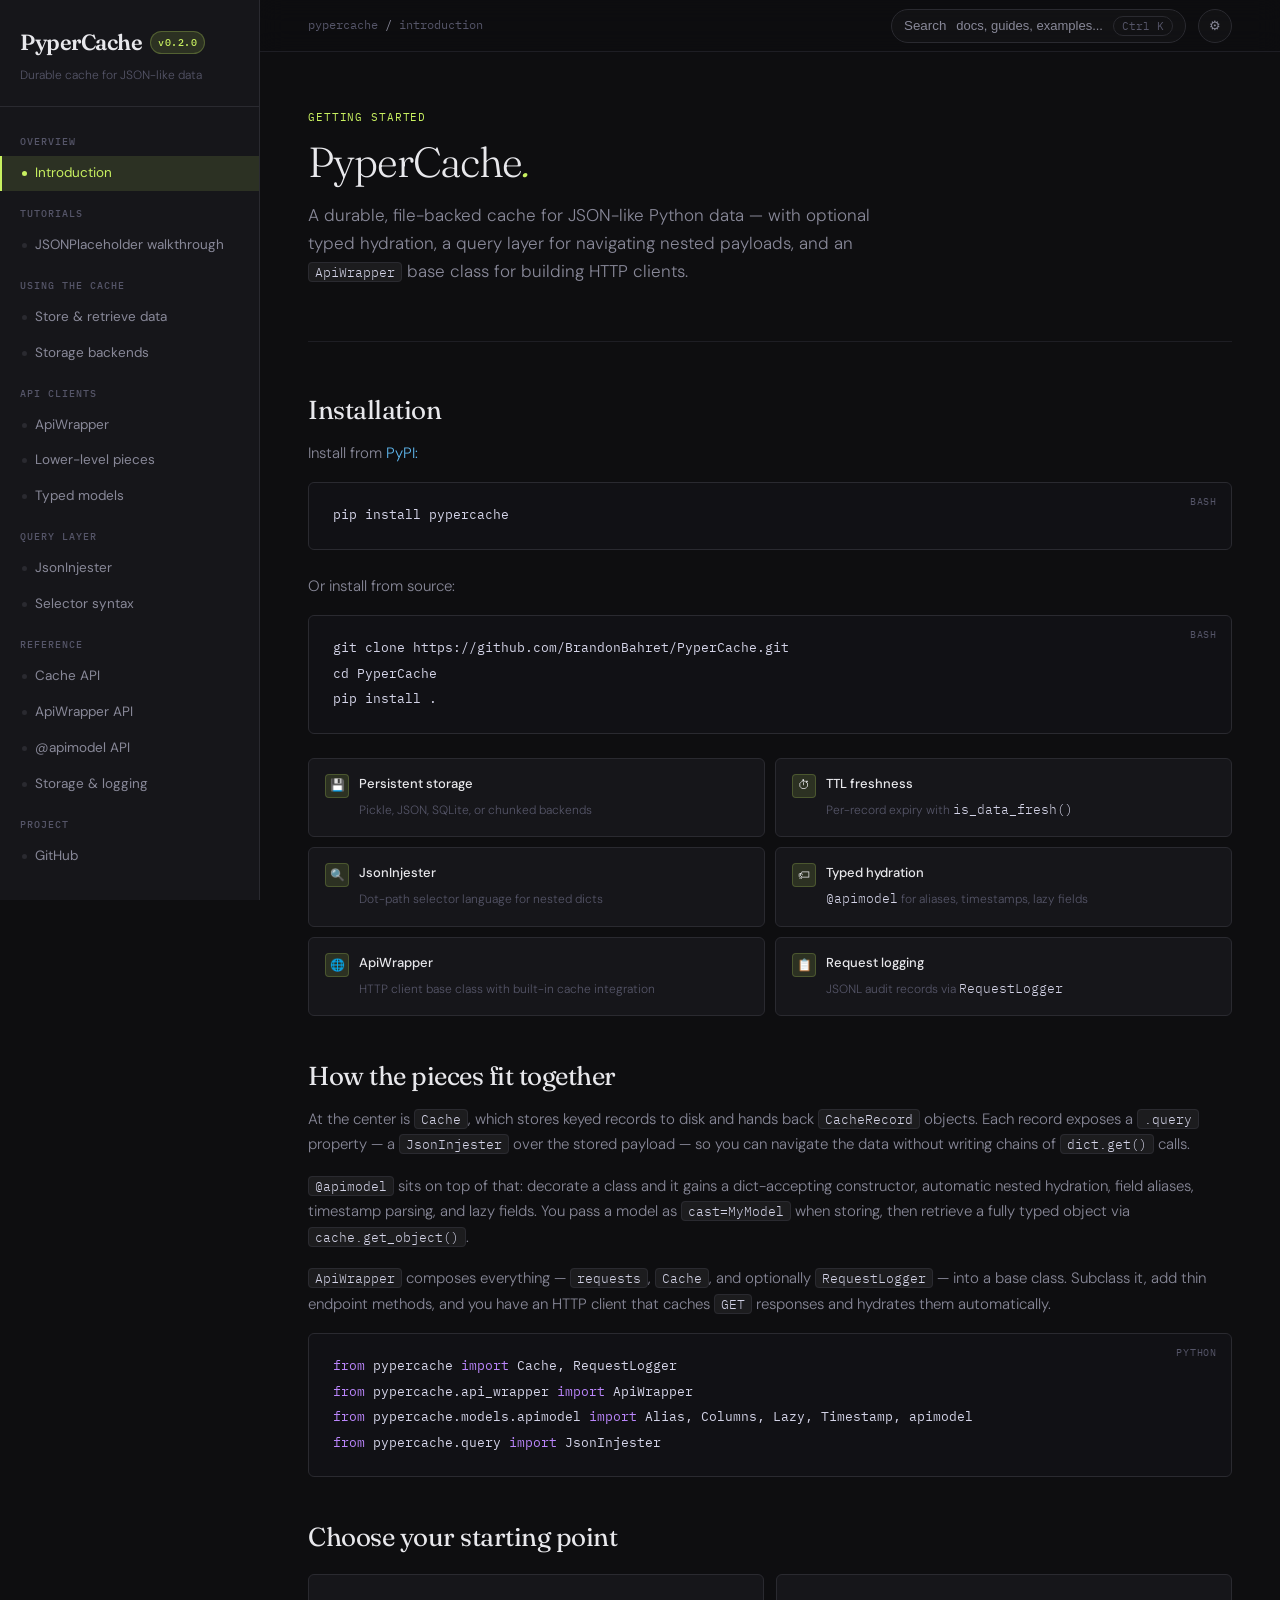
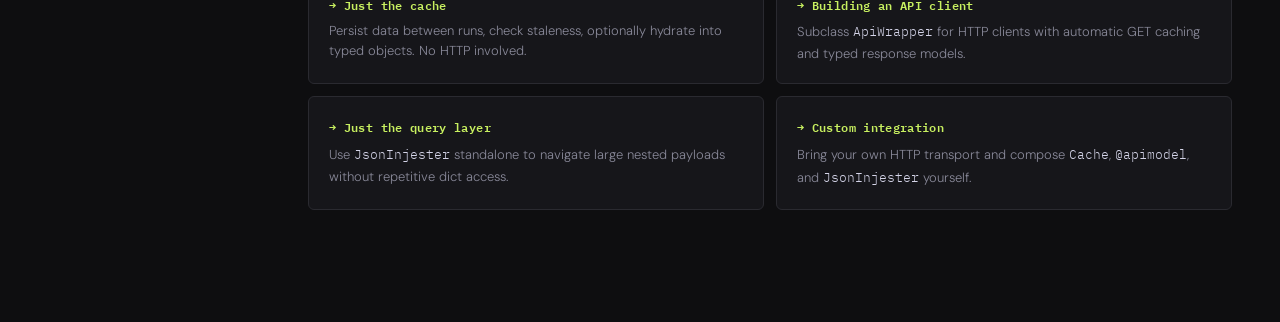
<file: docs/docsgen_source/index.html>
<!DOCTYPE html>
<html lang="en" data-color-scheme="dark">
<head>
<meta charset="UTF-8">
<meta name="viewport" content="width=device-width, initial-scale=1.0">

<link rel="preconnect" href="https://fonts.googleapis.com">
<link href="https://fonts.googleapis.com/css2?family=IBM+Plex+Mono:ital,wght@0,400;0,500;0,600;1,400&family=Fraunces:ital,opsz,wght@0,9..144,300;0,9..144,400;0,9..144,600;1,9..144,300&family=DM+Sans:wght@300;400;500&display=swap" rel="stylesheet">

<title>PyperCache &mdash; Docs</title>
<script>
  (function () {
    var defaultScheme = "dark";
    var resolvedScheme = defaultScheme === "light" ? "light" : "dark";

    try {
      var storage = window.localStorage;
      var raw = storage && storage.getItem("atlas-docs-settings");
      if (raw) {
        var parsed = JSON.parse(raw);
        if (parsed && parsed.colorScheme === "light") {
          resolvedScheme = "light";
        } else if (parsed && parsed.colorScheme === "dark") {
          resolvedScheme = "dark";
        }
      }
    } catch (_error) {
      // Ignore storage failures and keep the theme default for first paint.
    }

    document.documentElement.dataset.colorScheme = resolvedScheme;
    document.documentElement.style.colorScheme = resolvedScheme;
  })();
</script>
<style>
  :root, html[data-color-scheme="dark"] {
  --bg: #0e0e10;
  --surface: #16161a;
  --border: #2a2a30;
  --border-subtle: #1e1e24;
  --text: #e8e8ec;
  --text-dim: #888898;
  --text-dimmer: #555568;
  --accent: #c8f060;
  --accent-dim: #a8cc45;
  --accent-glow: rgba(200,240,96,0.12);
  --accent2: #60b8f0;
  --accent2-dim: rgba(96,184,240,0.15);
  --red: #f06060;
  --sidebar-w: 260px;
  --code-bg: #111115;
  --radius: 6px;
  --hover-tint: rgba(255,255,255,0.03);
  --overlay-bg: rgba(5,7,10,0.7);
  --topbar-bg: color-mix(in srgb, var(--bg) 85%, transparent);
  --panel-bg: #111317;
  --panel-border: rgba(255,255,255,0.08);
  --panel-shadow: 0 24px 80px rgba(0,0,0,0.45);
  --input-bg: rgba(255,255,255,0.03);
  --inline-code-bg: rgba(255,255,255,0.06);
  --inline-code-text: #d4d4e8;
  --button-bg: rgba(255,255,255,0.02);
  --copy-button-bg: rgba(17,17,21,0.92);
  --search-answer-border: rgba(96,184,240,0.2);
  --search-answer-bg: rgba(96,184,240,0.08);
  --search-answer-link-border: rgba(96,184,240,0.15);
  --search-answer-link-hover-border: rgba(96,184,240,0.28);
  --result-bg: rgba(255,255,255,0.02);
  --result-hover-border: rgba(200,240,96,0.28);
  --result-hover-bg: rgba(200,240,96,0.06);
  --search-target-bg: rgba(200,240,96,0.08);
  --search-target-ring: rgba(200,240,96,0.42);
  --search-target-shadow: rgba(200,240,96,0.2);
  --syntax-keyword: #bb86fc;
  --syntax-function: #82b4ff;
  --syntax-string: #a8e6a3;
  --syntax-number: #ffb347;
  --syntax-decorator: #f0a0a0;
  --method-name: #82b4ff;
  --inline-ref-bg: rgba(96,184,240,0.12);
  --inline-ref-border: rgba(96,184,240,0.2);
  --inline-ref-shadow: rgba(96,184,240,0.18);
  --inline-ref-hover-bg: rgba(96,184,240,0.16);
  --inline-ref-hover-border: rgba(96,184,240,0.28);
  --inline-ref-hover-shadow: rgba(96,184,240,0.28);
  --font-display: "Fraunces", serif;
  --font-body: "DM Sans", sans-serif;
  --font-mono: "IBM Plex Mono", monospace;
}

html[data-color-scheme="light"] {
  --bg: #f4efe4;
  --surface: #fbf7ef;
  --border: #d4c6b3;
  --border-subtle: #e4d9ca;
  --text: #1d1711;
  --text-dim: #43372d;
  --text-dimmer: #746658;
  --accent: hsl(77, 42%, 41%);
  --accent-dim: #627d13;
  --accent-glow: rgba(125,159,32,0.14);
  --accent2: #1f6eaf;
  --accent2-dim: rgba(31,110,175,0.12);
  --red: #ba4b43;
  --sidebar-w: 260px;
  --code-bg: #ede4d4;
  --radius: 6px;
  --hover-tint: rgba(29,23,17,0.06);
  --overlay-bg: rgba(76,60,42,0.24);
  --topbar-bg: color-mix(in srgb, var(--bg) 92%, rgba(255,255,255,0.58));
  --panel-bg: #fcf7ee;
  --panel-border: rgba(29,23,17,0.12);
  --panel-shadow: 0 24px 80px rgba(68,51,34,0.2);
  --input-bg: rgba(29,23,17,0.045);
  --inline-code-bg: rgba(29,23,17,0.075);
  --inline-code-text: #3f3023;
  --button-bg: rgba(29,23,17,0.04);
  --copy-button-bg: rgba(252,247,238,0.96);
  --search-answer-border: rgba(31,110,175,0.28);
  --search-answer-bg: rgba(31,110,175,0.09);
  --search-answer-link-border: rgba(31,110,175,0.18);
  --search-answer-link-hover-border: rgba(31,110,175,0.3);
  --result-bg: rgba(29,23,17,0.035);
  --result-hover-border: rgba(125,159,32,0.34);
  --result-hover-bg: rgba(125,159,32,0.1);
  --search-target-bg: rgba(125,159,32,0.1);
  --search-target-ring: rgba(125,159,32,0.42);
  --search-target-shadow: rgba(125,159,32,0.18);
  --syntax-keyword: #7c3aed;
  --syntax-function: #005cc5;
  --syntax-string: #0f7a43;
  --syntax-number: #c24e00;
  --syntax-decorator: #cc2f5a;
  --method-name: #005cc5;
  --inline-ref-bg: rgba(31,110,175,0.14);
  --inline-ref-border: rgba(31,110,175,0.24);
  --inline-ref-shadow: rgba(31,110,175,0.14);
  --inline-ref-hover-bg: rgba(31,110,175,0.18);
  --inline-ref-hover-border: rgba(31,110,175,0.32);
  --inline-ref-hover-shadow: rgba(31,110,175,0.2);
  --font-display: "Fraunces", serif;
  --font-body: "DM Sans", sans-serif;
  --font-mono: "IBM Plex Mono", monospace;
}

@layer reset, base, layout, components, code;

@layer reset {
  *, *::before, *::after { box-sizing: border-box; margin: 0; padding: 0; }
}

@layer base {
  html { scroll-behavior: smooth; }
  html[data-prefers-motion="false"] { scroll-behavior: auto; }
  html[data-color-scheme="dark"] { color-scheme: dark; }
  html[data-color-scheme="light"] { color-scheme: light; }
  body {
    font-family: var(--font-body);
    background: var(--bg);
    color: var(--text);
    font-size: 15px;
    line-height: 1.7;
    min-height: 100vh;
  }
  body[data-prefers-motion="false"] *,
  body[data-prefers-motion="false"] *::before,
  body[data-prefers-motion="false"] *::after {
    animation-duration: 0.01ms !important;
    animation-iteration-count: 1 !important;
    transition-duration: 0.01ms !important;
    scroll-behavior: auto !important;
  }
  a { color: var(--accent2); text-decoration: none; }
  a:hover { text-decoration: underline; }
  p { color: var(--text-dim); margin-bottom: 16px; font-weight: 300; }
  p strong { color: var(--text); font-weight: 500; }
  h2 {
    font-family: var(--font-display);
    font-size: 26px;
    font-weight: 400;
    letter-spacing: -0.5px;
    color: var(--text);
    margin: 44px 0 14px;
    line-height: 1.25;
  }
  h2:first-child { margin-top: 0; }
  h3 {
    font-family: var(--font-mono);
    font-size: 13px;
    font-weight: 500;
    color: var(--accent2);
    letter-spacing: 0.03em;
    margin: 32px 0 10px;
    text-transform: uppercase;
  }
  h4 {
    font-size: 15px;
    font-weight: 500;
    color: var(--text);
    margin: 20px 0 8px;
  }
  ul, ol { padding-left: 20px; margin: 10px 0 18px; color: var(--text-dim); font-weight: 300; }
  li { margin-bottom: 5px; }
  td strong { color: var(--text); font-weight: 500; }
  tr:last-child td { border-bottom: none; }
  hr {
    border: none;
    border-top: 1px solid var(--border-subtle);
    margin: 36px 0;
  }
}


@layer layout {
  .shell { display: flex; min-height: 100vh; }
  .sidebar {
    width: var(--sidebar-w);
    flex-shrink: 0;
    background: var(--surface);
    border-right: 1px solid var(--border);
    position: sticky;
    top: 0;
    height: 100vh;
    overflow-y: auto;
    display: flex;
    flex-direction: column;
  }
  .sidebar::-webkit-scrollbar { width: 4px; }
  .sidebar::-webkit-scrollbar-track { background: transparent; }
  .sidebar::-webkit-scrollbar-thumb { background: var(--border); border-radius: 4px; }
  .logo { padding: 24px 20px 20px; border-bottom: 1px solid var(--border); flex-shrink: 0; }
  .logo-name {
    font-family: var(--font-display);
    font-size: 22px;
    font-weight: 600;
    letter-spacing: -0.5px;
    color: var(--text);
    display: flex;
    align-items: center;
    gap: 8px;
  }
  .logo-pill {
    font-family: var(--font-mono);
    font-size: 10px;
    font-weight: 500;
    background: var(--accent-glow);
    color: var(--accent);
    border: 1px solid color-mix(in srgb, var(--accent) 25%, transparent);
    padding: 2px 7px;
    border-radius: 20px;
    letter-spacing: 0.05em;
  }
  .logo-tagline { font-size: 12px; color: var(--text-dimmer); margin-top: 4px; font-weight: 300; }
  nav { padding: 16px 0 24px; flex: 1; }
  .sidebar-footer {
    padding: 0 0 20px;
    border-top: 1px solid var(--border);
  }
  .nav-group { margin-bottom: 4px; }
  .nav-group-label {
    font-size: 10px;
    font-weight: 500;
    letter-spacing: 0.1em;
    text-transform: uppercase;
    color: var(--text-dimmer);
    padding: 10px 20px 6px;
    font-family: var(--font-mono);
  }
  .nav-link {
    display: flex;
    align-items: center;
    gap: 8px;
    padding: 6px 20px;
    color: var(--text-dim);
    text-decoration: none;
    font-size: 13.5px;
    font-weight: 400;
    transition: color 0.15s, background 0.15s;
    border-left: 2px solid transparent;
    margin: 0 0 1px;
    cursor: pointer;
  }
  .nav-link:hover { color: var(--text); background: var(--hover-tint); text-decoration: none; }
  .nav-link.active { color: var(--accent); border-left-color: var(--accent); background: var(--accent-glow); }
  .nav-link-external {
    border-left-color: transparent;
  }
  .nav-link .dot {
    width: 5px; height: 5px; border-radius: 50%; background: var(--border); flex-shrink: 0; transition: background 0.15s;
  }
  .nav-link.active .dot { background: var(--accent); }
  .main { flex: 1; min-width: 0; display: flex; flex-direction: column; }
  .sidebar-scrim {
    position: fixed;
    inset: 0;
    border: 0;
    padding: 0;
    margin: 0;
    background: var(--overlay-bg);
    backdrop-filter: blur(2px);
    opacity: 0;
    pointer-events: none;
    transition: opacity 0.25s ease, backdrop-filter 0.25s ease;
    z-index: 90;
  }
  .topbar {
    position: sticky;
    top: 0;
    z-index: 10;
    background: var(--topbar-bg);
    backdrop-filter: blur(12px);
    border-bottom: 1px solid var(--border-subtle);
    padding: 0 48px;
    height: 52px;
    display: flex;
    align-items: center;
    justify-content: space-between;
    flex-shrink: 0;
    gap: 15px;
  }
  .topbar-left {
    display: flex;
    align-items: center;
    gap: 14px;
    min-width: 0;
    flex: 1 1 auto;
    position: relative;
    z-index: 0;
  }
  .breadcrumb {
    font-family: var(--font-mono);
    font-size: 12px;
    color: var(--text-dimmer);
    display: block;
    flex: 1 1 auto;
    min-width: 0;
    overflow: hidden;
    text-overflow: ellipsis;
    white-space: nowrap;
    position: relative;
    z-index: 0;
  }
  .breadcrumb span { color: var(--text-dim); }
  .topbar-actions {
    display: flex;
    gap: 12px;
    align-items: center;
    flex-shrink: 0;
    position: relative;
    z-index: 1;
  }
  .content-outer {
    flex: 1;
    padding: 56px 48px 80px;
    max-width: min(1120px, calc(100vw - var(--sidebar-w)));
  }
  body[data-readable-line-length="true"] .content-outer {
    max-width: min(var(--atlas-line-width, 860px), calc(100vw - var(--sidebar-w)));
    margin-inline: auto;
  }
  .section { display: none; }
  .section.active { display: block; animation: fadeIn 0.2s ease; }
  @keyframes fadeIn {
    from { opacity: 0; transform: translateY(6px); }
    to { opacity: 1; transform: translateY(0); }
  }
  .page-hero { margin-bottom: 52px; padding-bottom: 40px; border-bottom: 1px solid var(--border-subtle); }
  .page-tag {
    font-family: var(--font-mono);
    font-size: 11px;
    color: var(--accent);
    letter-spacing: 0.08em;
    text-transform: uppercase;
    margin-bottom: 12px;
  }
  .page-title {
    font-family: var(--font-display);
    font-size: 42px;
    font-weight: 300;
    letter-spacing: -1px;
    color: var(--text);
    line-height: 1.1;
    margin-bottom: 16px;
  }
  .page-title em { font-style: italic; color: var(--accent); }
  .page-lead { font-size: 17px; color: var(--text-dim); line-height: 1.65; font-weight: 300; max-width: 600px; }
  .menu-toggle {
    display: none;
    background: none;
    border: 1px solid var(--border);
    color: var(--text-dim);
    padding: 6px 10px;
    border-radius: 4px;
    cursor: pointer;
    font-size: 14px;
  }

  @media (max-width: 820px) {
    .sidebar { position: fixed; left: -280px; top: 0; z-index: 100; transition: left 0.25s ease; width: 260px; }
    .sidebar.open { left: 0; }
    .main { transition: filter 0.25s ease, transform 0.25s ease; }
    body.sidebar-open { overflow: hidden; }
    body.sidebar-open .main {
      filter: blur(8px);
      transform: scale(0.995);
    }
    body.sidebar-open .sidebar-scrim {
      opacity: 1;
      pointer-events: auto;
      backdrop-filter: blur(6px);
    }
    .menu-toggle { display: block; }
    .content-outer {
      padding: 32px 24px 60px;
      max-width: 100vw;
    }
    body[data-readable-line-length="true"] .content-outer {
      max-width: min(var(--atlas-line-width, 860px), 100vw);
    }
    .topbar { padding: 0 24px; }
    .topbar-left { gap: 10px; }
    .search-trigger { min-width: 0; width: auto; }
    .search-trigger-kbd { display: none; }
    .cards, .feature-grid { grid-template-columns: 1fr; }
    .page-title { font-size: 30px; }
    .page-lead { font-size: 15px; }
  }

  @media (prefers-reduced-motion: reduce) {
    .sidebar-scrim,
    body.sidebar-open .main,
    .sidebar {
      transition: none;
    }
  }
}


@layer components {
  .doc-link {
    color: var(--accent2);
    text-decoration: underline;
    text-decoration-color: color-mix(in srgb, var(--accent2) 45%, transparent);
    text-underline-offset: 2px;
    cursor: pointer;
  }
  .doc-link:hover {
    color: color-mix(in srgb, var(--accent2) 78%, var(--text));
    text-decoration-color: currentColor;
  }
  .feature-grid { display: grid; grid-template-columns: 1fr 1fr; gap: 10px; margin: 20px 0 32px; }
  .feature-item {
    background: var(--surface);
    border: 1px solid var(--border);
    border-radius: var(--radius);
    padding: 14px 16px;
    display: flex;
    gap: 10px;
    align-items: flex-start;
  }
  .feature-icon {
    width: 24px; height: 24px; background: var(--accent-glow);
    border: 1px solid color-mix(in srgb, var(--accent) 20%, transparent);
    border-radius: 4px; display: flex; align-items: center; justify-content: center;
    font-size: 12px; flex-shrink: 0; margin-top: 1px;
  }
  .feature-text strong { display: block; font-size: 13px; font-weight: 500; color: var(--text); margin-bottom: 2px; }
  .feature-text span { font-size: 12px; color: var(--text-dimmer); font-weight: 300; }
  .example-pair {
    margin: 24px 0 34px;
    border: 1px solid var(--border);
    border-radius: 18px;
    background:
      linear-gradient(180deg, color-mix(in srgb, var(--surface) 94%, transparent), color-mix(in srgb, var(--bg) 88%, transparent)),
      radial-gradient(circle at top left, color-mix(in srgb, var(--accent) 10%, transparent), transparent 42%);
    overflow: hidden;
    box-shadow: 0 18px 46px color-mix(in srgb, var(--bg) 46%, transparent);
  }
  .example-pair-head {
    display: flex;
    align-items: flex-start;
    justify-content: space-between;
    gap: 18px;
    padding: 16px 18px 14px;
    border-bottom: 1px solid var(--border-subtle);
    background: linear-gradient(180deg, color-mix(in srgb, var(--surface) 92%, transparent), transparent);
  }
  .example-pair-title {
    font-family: var(--font-display);
    font-size: 22px;
    line-height: 1.05;
    letter-spacing: -0.03em;
    color: var(--text);
  }
  .example-pair-kicker,
  .example-pair-label {
    font-family: var(--font-mono);
    font-size: 11px;
    letter-spacing: 0.09em;
    text-transform: uppercase;
  }
  .example-pair-kicker {
    color: var(--accent2);
    white-space: nowrap;
    padding-top: 3px;
  }
  .example-pair-grid {
    display: grid;
    grid-template-columns: minmax(0, 1.08fr) minmax(0, 0.92fr);
    gap: 0;
  }
  .example-pair-panel {
    min-width: 0;
    padding: 16px 18px 18px;
  }
  .example-pair-panel + .example-pair-panel {
    border-left: 1px solid var(--border-subtle);
    background: color-mix(in srgb, var(--surface) 58%, transparent);
  }
  .example-pair-label {
    color: var(--text-dimmer);
    margin-bottom: 10px;
  }
  .example-pair-panel-source pre {
    margin: 0;
    min-height: 100%;
    border-radius: 14px;
    border-color: color-mix(in srgb, var(--accent2) 10%, var(--border));
    background: color-mix(in srgb, var(--code-bg) 92%, black 8%);
    box-shadow: inset 0 1px 0 color-mix(in srgb, white 4%, transparent);
  }
  .example-pair-panel-preview {
    position: relative;
  }
  .example-pair-render {
    min-height: 100%;
    padding: 18px;
    border: 1px dashed color-mix(in srgb, var(--accent) 22%, var(--border));
    border-radius: 14px;
    background:
      linear-gradient(180deg, color-mix(in srgb, var(--bg) 86%, transparent), color-mix(in srgb, var(--surface) 84%, transparent)),
      radial-gradient(circle at top right, color-mix(in srgb, var(--accent2) 10%, transparent), transparent 46%);
  }
  .example-pair-render > :first-child { margin-top: 0; }
  .example-pair-render > :last-child { margin-bottom: 0; }
  .example-pair-render pre {
    margin-bottom: 0;
  }
  .example-pair-render .asset-image {
    margin: 0;
  }
  .example-pair-render h2,
  .example-pair-render h3,
  .example-pair-render h4 {
    scroll-margin-top: 0;
  }
  .cards { display: grid; grid-template-columns: 1fr 1fr; gap: 12px; margin: 20px 0 32px; }
  .card {
    background: var(--surface);
    border: 1px solid var(--border);
    border-radius: var(--radius);
    padding: 20px;
    cursor: pointer;
    transition: border-color 0.15s, background 0.15s;
  }
  .card:hover { border-color: var(--accent); background: color-mix(in srgb, var(--accent) 4%, transparent); }
  .card-title { font-family: var(--font-mono); font-size: 12px; font-weight: 600; color: var(--accent); margin-bottom: 6px; letter-spacing: 0.03em; }
  .card-desc { font-size: 13px; color: var(--text-dim); font-weight: 300; line-height: 1.5; }
  .callout {
    border: 1px solid var(--border);
    border-left: 3px solid var(--accent);
    background: var(--accent-glow);
    border-radius: var(--radius);
    padding: 14px 18px;
    margin: 20px 0;
    font-size: 14px;
    color: var(--text-dim);
  }
  .callout.info { border-left-color: var(--accent2); background: var(--accent2-dim); }
  .callout.warn { border-left-color: var(--red); background: rgba(240,96,96,0.08); }
  .callout strong { color: var(--text); font-weight: 500; }
  .asset-image {
    display: block;
    width: 100%;
    max-width: 100%;
    height: auto;
    margin: 24px 0 32px;
    border-radius: var(--radius);
  }
  body[data-readable-line-length="true"] .asset-image {
    width: min(100%, calc(var(--atlas-line-width, 860px) * 0.8));
  }
  .method {
    background: var(--code-bg);
    border: 1px solid var(--border);
    border-radius: var(--radius);
    padding: 12px 14px;
    margin: 12px 0 14px;
    font-family: var(--font-mono);
    color: var(--text);
    overflow-x: auto;
  }
  .method .mname { color: var(--method-name); font-weight: 600; }
  .method .mparam { color: var(--text-dim); }
  .method .mtype { color: var(--accent); }
  .method .mdefault { color: var(--text-dimmer); }
  table { width: 100%; border-collapse: collapse; margin: 16px 0 24px; font-size: 13.5px; }
  th {
    font-family: var(--font-mono);
    font-size: 11px;
    text-transform: uppercase;
    letter-spacing: 0.07em;
    color: var(--text-dimmer);
    border-bottom: 1px solid var(--border);
    padding: 8px 14px;
    text-align: left;
    font-weight: 500;
  }
  td { padding: 10px 14px; border-bottom: 1px solid var(--border-subtle); color: var(--text-dim); vertical-align: top; }
  td:first-child { font-family: var(--font-mono); font-size: 12.5px; color: var(--accent2); white-space: nowrap; }
  .selector-row { display: flex; gap: 16px; align-items: baseline; padding: 12px 0; border-bottom: 1px solid var(--border-subtle); }
  .selector-syntax { font-family: var(--font-mono); font-size: 13px; color: var(--accent); min-width: 180px; flex-shrink: 0; }
  .selector-desc { font-size: 13.5px; color: var(--text-dim); font-weight: 300; }
  .search-trigger {
    display: inline-flex; align-items: center; gap: 10px; height: 34px; min-width: 240px; padding: 0 12px;
    border: 1px solid var(--border); border-radius: 999px; background: var(--button-bg);
    color: var(--text-dim); cursor: pointer; transition: border-color 0.15s, background 0.15s, color 0.15s;
  }
  .search-trigger:hover { border-color: color-mix(in srgb, var(--accent) 35%, transparent); background: color-mix(in srgb, var(--accent) 6%, transparent); color: var(--text); }
  .topbar-icon-button {
    width: 34px;
    height: 34px;
    display: inline-flex;
    align-items: center;
    justify-content: center;
    border: 1px solid var(--border);
    border-radius: 999px;
    background: var(--button-bg);
    color: var(--text-dim);
    cursor: pointer;
    transition: border-color 0.15s, background 0.15s, color 0.15s, transform 0.15s;
  }
  .topbar-icon-button:hover,
  .topbar-icon-button[aria-expanded="true"] {
    border-color: color-mix(in srgb, var(--accent2) 35%, transparent);
    background: color-mix(in srgb, var(--accent2) 10%, transparent);
    color: var(--text);
    transform: translateY(-1px);
  }
  .search-trigger-label { font-size: 13px; font-weight: 300; flex: 1; text-align: left; }
  .search-trigger-kbd { font-family: var(--font-mono); font-size: 11px; border: 1px solid var(--border); border-radius: 999px; padding: 2px 8px; color: var(--text-dimmer); }
  .search-modal,
  .settings-modal { position: fixed; inset: 0; background: var(--overlay-bg); backdrop-filter: blur(8px); display: none; align-items: flex-start; justify-content: center; padding: 72px 24px 24px; z-index: 200; }
  .search-modal.open,
  .settings-modal.open { display: flex; }
  .search-panel,
  .settings-panel {
    width: min(920px, 100%);
    max-height: calc(100vh - 96px);
    overflow: hidden;
    display: flex;
    flex-direction: column;
    background: var(--panel-bg);
    border: 1px solid var(--panel-border);
    border-radius: 18px;
    box-shadow: var(--panel-shadow);
  }
  .settings-panel { width: min(560px, 100%); }
  .search-head {
    display: flex;
    align-items: center;
    gap: 14px;
    padding: 18px 18px 14px;
    border-bottom: 1px solid var(--border-subtle);
  }
  .settings-head {
    display: flex;
    align-items: flex-start;
    justify-content: space-between;
    gap: 16px;
    padding: 20px 20px 16px;
    border-bottom: 1px solid var(--border-subtle);
  }
  .settings-kicker {
    font-family: var(--font-mono);
    font-size: 11px;
    letter-spacing: 0.08em;
    text-transform: uppercase;
    color: var(--accent2);
    margin-bottom: 8px;
  }
  .settings-title {
    font-family: var(--font-display);
    font-size: 28px;
    font-weight: 400;
    letter-spacing: -0.02em;
    line-height: 1.1;
    color: var(--text);
    margin: 0;
  }
  .settings-body {
    padding: 18px 20px 22px;
    overflow-y: auto;
  }
  .settings-option {
    display: flex;
    align-items: center;
    justify-content: space-between;
    gap: 18px;
    padding: 16px;
    border: 1px solid var(--panel-border);
    border-radius: 16px;
    background: var(--input-bg);
    cursor: pointer;
  }
  .settings-option + .settings-option {
    margin-top: 12px;
  }
  .settings-option-range {
    align-items: flex-start;
  }
  .settings-option-copy {
    display: flex;
    flex-direction: column;
    gap: 4px;
    min-width: 0;
  }
  .settings-option-copy strong {
    color: var(--text);
    font-size: 15px;
    font-weight: 500;
  }
  .settings-option-copy span {
    color: var(--text-dim);
    font-size: 13px;
    line-height: 1.55;
    font-weight: 300;
  }
  .settings-switch {
    position: relative;
    display: inline-flex;
    align-items: center;
    flex-shrink: 0;
  }
  .settings-range-wrap {
    min-width: 180px;
    display: flex;
    align-items: center;
    justify-content: flex-end;
    gap: 12px;
    flex-shrink: 0;
  }
  .settings-range {
    width: min(240px, 36vw);
    accent-color: var(--accent2);
  }
  .settings-range:disabled {
    opacity: 0.45;
    cursor: not-allowed;
  }
  .settings-range-value {
    min-width: 56px;
    text-align: right;
    font-family: var(--font-mono);
    font-size: 12px;
    color: var(--text-dimmer);
  }
  .settings-switch input {
    position: absolute;
    inset: 0;
    opacity: 0;
    cursor: pointer;
  }
  .settings-switch-ui {
    width: 54px;
    height: 31px;
    display: inline-flex;
    align-items: center;
    padding: 3px;
    border-radius: 999px;
    border: 1px solid var(--border);
    background: var(--input-bg);
    transition: background 0.15s, border-color 0.15s;
  }
  .settings-switch-ui::after {
    content: "";
    width: 23px;
    height: 23px;
    border-radius: 50%;
    background: color-mix(in srgb, var(--text) 88%, white);
    box-shadow: 0 3px 10px rgba(0,0,0,0.3);
    transition: transform 0.15s, background 0.15s;
  }
  .settings-switch input:checked + .settings-switch-ui {
    background: color-mix(in srgb, var(--accent2) 20%, var(--input-bg));
    border-color: color-mix(in srgb, var(--accent2) 45%, transparent);
  }
  .settings-switch input:checked + .settings-switch-ui::after {
    transform: translateX(23px);
    background: var(--accent2);
  }
  .settings-switch input:focus-visible + .settings-switch-ui,
  .settings-option:focus-within {
    outline: 2px solid color-mix(in srgb, var(--accent2) 55%, transparent);
    outline-offset: 2px;
  }
  .search-input-wrap {
    flex: 1;
    display: flex;
    align-items: center;
    gap: 12px;
    padding: 0 14px;
    border: 1px solid var(--border);
    border-radius: 14px;
    background: var(--input-bg);
  }
  .search-input {
    flex: 1;
    border: 0;
    outline: 0;
    background: transparent;
    color: var(--text);
    font: inherit;
    font-size: 15px;
    padding: 14px 0;
  }
  .search-input::placeholder { color: var(--text-dimmer); }
  .search-close {
    border: 1px solid var(--border);
    background: transparent;
    color: var(--text-dim);
    border-radius: 10px;
    padding: 10px 12px;
    cursor: pointer;
  }
  .search-toolbar {
    display: flex;
    justify-content: flex-end;
    gap: 16px;
    padding: 0 18px 14px;
    border-bottom: 1px solid var(--border-subtle);
    color: var(--text-dimmer);
    font-size: 12px;
  }
  .search-pill {
    font-family: var(--font-mono);
    font-size: 11px;
    padding: 4px 8px;
    border-radius: 999px;
    border: 1px solid var(--border);
    color: var(--text-dimmer);
  }
  .search-results { padding: 10px 12px 14px; overflow-y: auto; }
  .search-answer {
    border: 1px solid var(--search-answer-border);
    background: var(--search-answer-bg);
    border-radius: 14px;
    padding: 16px 16px 14px;
    margin-bottom: 12px;
  }
  .search-answer-title {
    display: flex;
    align-items: center;
    justify-content: flex-end;
    gap: 12px;
    margin-bottom: 10px;
  }
  .search-answer-title strong {
    color: var(--text);
    font-size: 14px;
    font-weight: 500;
  }
  .search-answer-body {
    color: var(--text-dim);
    font-size: 14px;
    line-height: 1.65;
  }
  .search-answer-link {
    display: block;
    width: 100%;
    text-align: left;
    border: 1px solid var(--search-answer-link-border);
    background: var(--button-bg);
    color: var(--text-dim);
    border-radius: 12px;
    padding: 12px 13px;
    margin-bottom: 10px;
    cursor: pointer;
    transition: border-color 0.15s, background 0.15s, transform 0.15s;
  }
  .search-answer-link:hover {
    border-color: var(--search-answer-link-hover-border);
    background: var(--hover-tint);
    transform: translateY(-1px);
  }
  .search-answer-link strong {
    color: var(--text);
    display: block;
    margin-bottom: 4px;
  }
  .search-answer-link span { display: block; }
  .search-answer-source {
    appearance: none;
    border: 1px solid var(--border);
    background: transparent;
    color: var(--text-dimmer);
    border-radius: 999px;
    padding: 6px 10px;
    font-family: var(--font-mono);
    font-size: 11px;
    cursor: pointer;
  }
  .search-answer-sources {
    display: flex;
    flex-wrap: wrap;
    gap: 8px;
    margin-top: 10px;
  }
  .search-result {
    border: 1px solid transparent;
    border-radius: 14px;
    padding: 14px 14px 16px;
    margin-bottom: 10px;
    background: var(--result-bg);
    cursor: pointer;
    transition: border-color 0.15s, background 0.15s, transform 0.15s;
  }
  .search-result.active, .search-result:hover {
    border-color: var(--result-hover-border);
    background: var(--result-hover-bg);
    transform: translateY(-1px);
  }
  .search-result-top {
    display: flex;
    justify-content: flex-end;
    gap: 12px;
    margin-bottom: 8px;
  }
  .search-result-path { font-family: var(--font-mono); color: var(--accent2); font-size: 11px; text-transform: uppercase; }
  .search-result-score { font-family: var(--font-mono); font-size: 11px; color: var(--text-dimmer); }
  .search-result-title { color: var(--text); font-size: 16px; font-weight: 500; margin-bottom: 6px; }
  .search-result-preview { color: var(--text-dim); font-size: 14px; line-height: 1.65; }
  .search-result-meta {
    display: flex;
    flex-wrap: wrap;
    gap: 8px;
    margin-top: 10px;
  }
  .search-chip {
    font-family: var(--font-mono);
    font-size: 10px;
    color: var(--text-dimmer);
    border: 1px solid var(--border);
    border-radius: 999px;
    padding: 3px 8px;
  }
  .search-empty { padding: 36px 20px 44px; color: var(--text-dim); }
  .search-empty strong { color: var(--text); }
  mark.search-hit { background: color-mix(in srgb, var(--accent) 20%, transparent); color: var(--text); border-radius: 3px; padding: 0 2px; }
  .search-target-glow {
    border-radius: 10px;
    animation: searchTargetGlow 1.8s ease-out;
  }
  @media (max-width: 820px) {
    .example-pair-head {
      flex-direction: column;
      align-items: flex-start;
    }
    .example-pair-grid {
      grid-template-columns: 1fr;
    }
    .example-pair-panel + .example-pair-panel {
      border-left: 0;
      border-top: 1px solid var(--border-subtle);
    }
    .example-pair-title {
      font-size: 18px;
    }
    .settings-head,
    .settings-body { padding-left: 16px; padding-right: 16px; }
    .settings-option { align-items: flex-start; }
    .settings-option-range {
      flex-direction: column;
      align-items: stretch;
    }
    .settings-option-range .settings-option-copy,
    .settings-range-wrap {
      width: 100%;
    }
    .settings-range-wrap {
      justify-content: space-between;
      margin-top: 12px;
    }
    .settings-range-value {
      min-width: auto;
      white-space: nowrap;
    }
    .settings-range {
      width: 100%;
      flex: 1;
    }
  }
  @keyframes searchTargetGlow {
    0% {
      background: transparent;
      box-shadow: 0 0 0 0 transparent;
    }
    18% {
      background: var(--search-target-bg);
      box-shadow: 0 0 0 2px var(--search-target-ring), 0 0 28px var(--search-target-shadow);
    }
    100% {
      background: transparent;
      box-shadow: 0 0 0 0 rgba(200,240,96,0);
    }
  }
}


@layer code {
  pre {
    background: var(--code-bg);
    border: 1px solid var(--border);
    border-radius: var(--radius);
    padding: 20px 24px;
    overflow-x: auto;
    margin: 16px 0 24px;
    position: relative;
  }
  pre::before {
    content: attr(data-lang);
    position: absolute;
    top: 10px;
    right: 14px;
    font-family: var(--font-mono);
    font-size: 10px;
    color: var(--text-dimmer);
    text-transform: uppercase;
    letter-spacing: 0.08em;
    transition: opacity 0.15s, transform 0.15s;
  }
  pre[data-lang]:hover::before,
  pre[data-lang]:focus-within::before { opacity: 0; transform: translateY(-2px); }
  code { font-family: var(--font-mono); font-size: 13px; line-height: 1.75; color: var(--inline-code-text); }
  p code, li code {
    background: var(--inline-code-bg);
    border: 1px solid var(--border);
    padding: 1px 6px;
    border-radius: 4px;
    font-size: 12.5px;
    color: var(--inline-code-text);
  }
  code.inline-code-ref {
    transition: border-color 0.15s, background 0.15s, color 0.15s, box-shadow 0.15s;
  }
  body.mod-nav-active code.inline-code-ref {
    cursor: pointer;
    color: var(--text);
    background: var(--inline-ref-bg);
    border-color: var(--inline-ref-border);
    box-shadow: 0 0 0 1px var(--inline-ref-border), 0 0 18px var(--inline-ref-shadow);
  }
  body.mod-nav-active code.inline-code-ref:hover {
    background: var(--inline-ref-hover-bg);
    border-color: var(--inline-ref-hover-border);
    box-shadow: 0 0 0 1px var(--inline-ref-hover-border), 0 0 24px var(--inline-ref-hover-shadow);
  }
  .copy-code-button {
    position: absolute; top: 7px; right: 10px; height: 26px; padding: 0 8px 0 6px;
    display: inline-flex; align-items: center; gap: 5px;
    border: 1px solid color-mix(in srgb, var(--accent) 28%, transparent);
    border-radius: 999px; background: var(--copy-button-bg); color: var(--text-dim);
    cursor: pointer; opacity: 0; transform: translateY(-2px);
    transition: opacity .15s, transform .15s, color .15s, border-color .15s, background .15s;
    z-index: 1; font-family: var(--font-mono); font-size: 10px; letter-spacing: .04em;
    white-space: nowrap;
  }
  pre[data-lang]:hover .copy-code-button, pre[data-lang]:focus-within .copy-code-button { opacity: 1; transform: translateY(0); }
  .copy-code-button:hover, .copy-code-button:focus-visible {
    color: var(--accent);
    border-color: color-mix(in srgb, var(--accent) 55%, transparent);
    background: color-mix(in srgb, var(--accent) 8%, transparent);
    outline: none;
  }
  .copy-code-button.copied {
    color: var(--accent);
    border-color: color-mix(in srgb, var(--accent) 65%, transparent);
    background: var(--accent-glow);
  }
  .kw { color: var(--syntax-keyword); }
  .fn { color: var(--syntax-function); }
  .cl { color: var(--accent); }
  .st { color: var(--syntax-string); }
  .cm { color: var(--text-dimmer); font-style: italic; }
  .num { color: var(--syntax-number); }
  .dc { color: var(--syntax-decorator); }
}
</style>
</head>
<body>
<script>
  window.__ATLAS_DOCS__ = {"defaultSection": "overview", "sections": {"overview": {"label": "Introduction", "breadcrumb": "pypercache / introduction", "metadata": {"tag": "Getting started", "comment": "OVERVIEW", "title": "PyperCache", "title_em": ".", "lead": "\nA durable, file-backed cache for JSON-like Python data — with optional typed hydration, a query layer for navigating nested payloads, and an `ApiWrapper{ref=ref-apiwrapper#constructor}` base class for building HTTP clients.\n", "breadcrumb": "pypercache / introduction"}}, "tutorial-jsonplaceholder": {"label": "JSONPlaceholder walkthrough", "breadcrumb": "pypercache / jsonplaceholder walkthrough", "metadata": {"tag": "Tutorials", "comment": "CACHE BASICS", "title": "Walk through a small", "title_em": "API client", "lead": "\nThe `examples/jsonplaceholder_api` example is the shortest end-to-end wrapper in the repository. It shows the full PyperCache workflow: define typed models, subclass `ApiWrapper{ref=ref-apiwrapper#constructor}`, let `GET` requests cache automatically, and opt out of cache for a mutating `POST`.\n", "breadcrumb": "pypercache / jsonplaceholder walkthrough"}}, "cache-basics": {"label": "Store & retrieve data", "breadcrumb": "pypercache / store & retrieve data", "metadata": {"tag": "Cache users", "title": "Store & retrieve", "title_em": "data", "lead": "\nThe core persistence workflow: write a payload by key, check whether it's fresh, and read it back — with optional typed hydration via `@apimodel{ref=ref-apimodel#decorator}`.\n", "breadcrumb": "pypercache / store & retrieve data"}}, "storage-backends": {"label": "Storage backends", "breadcrumb": "pypercache / storage backends", "metadata": {"tag": "Cache users", "comment": "STORAGE BACKENDS", "title": "Storage", "title_em": "backends", "lead": "\nThe backend is selected purely from the file extension. The cache API is identical across all of them.\n", "breadcrumb": "pypercache / storage backends"}}, "api-wrapper": {"label": "ApiWrapper", "breadcrumb": "pypercache / apiwrapper", "metadata": {"tag": "API clients", "comment": "API WRAPPER", "title": "Build with", "title_em": "ApiWrapper", "lead": "\nThe highest-level integration surface. Subclass it and your endpoint methods stay thin — URL building, caching, response decoding, and model hydration are handled for you.\n", "breadcrumb": "pypercache / apiwrapper"}}, "building-blocks": {"label": "Lower-level pieces", "breadcrumb": "pypercache / lower-level pieces", "metadata": {"tag": "API clients", "comment": "BUILDING BLOCKS", "title": "Lower-level", "title_em": "pieces", "lead": "\nBring your own HTTP transport and compose only the PyperCache parts you need: `Cache{ref=ref-cache#cache}`, `RequestLogger{ref=ref-storage#request-logger}`, `@apimodel{ref=ref-apimodel#decorator}`, and `JsonInjester{ref=json-injester#standalone-usage}`.\n", "breadcrumb": "pypercache / lower-level pieces"}}, "typed-models": {"label": "Typed models", "breadcrumb": "pypercache / typed models", "metadata": {"tag": "API clients", "comment": "TYPED MODELS", "title": "Typed models with", "title_em": "@apimodel", "lead": "\nDecorate a class and it gains a dict-accepting constructor, nested type hydration, `from_dict(){ref=ref-apimodel#what-the-decorator-adds}`, `as_dict(){ref=ref-apimodel#what-the-decorator-adds}`, field aliases, timestamp parsing, lazy fields, and optional validation.\n", "breadcrumb": "pypercache / typed models"}}, "json-injester": {"label": "JsonInjester", "breadcrumb": "pypercache / jsoninjester", "metadata": {"tag": "Query layer", "comment": "JSON INJESTER", "title": "JsonInjester", "lead": "\nA small, read-only selector language for navigating nested dicts in memory. No mutations, no backend queries — just structured access over a payload you already have.\n", "breadcrumb": "pypercache / jsoninjester"}}, "selector-guide": {"label": "Selector syntax", "breadcrumb": "pypercache / selector syntax", "metadata": {"tag": "Query layer", "comment": "SELECTOR GUIDE", "title": "Selector", "title_em": "syntax", "lead": "\nAll selectors are passed as strings to `q.get()`. They compose left to right — each token narrows or transforms the current cursor before passing it to the next.\n", "breadcrumb": "pypercache / selector syntax"}}, "ref-cache": {"label": "Cache API", "breadcrumb": "pypercache / cache api", "metadata": {"tag": "Reference", "comment": "REF: CACHE", "title": "Cache", "title_em": "API", "lead": "\nExact signatures and behavior for `Cache{ref=ref-cache#cache}` and `CacheRecord{ref=ref-cache#cache-record}`.\n", "breadcrumb": "pypercache / cache api"}}, "ref-apiwrapper": {"label": "ApiWrapper API", "breadcrumb": "pypercache / apiwrapper api", "metadata": {"tag": "Reference", "comment": "REF: APIWRAPPER", "title": "ApiWrapper", "title_em": "API", "lead": "\nExact signatures for `ApiWrapper{ref=ref-apiwrapper#constructor}`, `ApiHTTPError{ref=ref-apiwrapper#api-http-error}`, and `SSEEvent{ref=ref-apiwrapper#sse-event}`.\n", "breadcrumb": "pypercache / apiwrapper api"}}, "ref-apimodel": {"label": "@apimodel API", "breadcrumb": "pypercache / @apimodel api", "metadata": {"tag": "Reference", "comment": "REF: APIMODEL", "title": "@apimodel", "title_em": "API", "lead": "\nExact signatures for the decorator and all field helpers.\n", "breadcrumb": "pypercache / @apimodel api"}}, "ref-storage": {"label": "Storage & logging", "breadcrumb": "pypercache / storage & logging", "metadata": {"tag": "Reference", "comment": "REF: STORAGE", "title": "Storage & logging", "title_em": "API", "lead": "\nExact signatures for storage backends, `StorageMechanism{ref=ref-storage#storage-mechanism}`, and `RequestLogger{ref=ref-storage#request-logger}`.\n", "breadcrumb": "pypercache / storage & logging"}}}, "features": {}, "metadata": {"name": "PyperCache", "version": "v0.2.0", "tagline": "Durable cache for JSON-like data", "accent_dark": "#c8f060", "accent_light": "hsl(77, 42%, 41%)", "color_scheme": "dark", "display_font": "Fraunces", "body_font": "DM Sans", "mono_font": "IBM Plex Mono", "font_source": "https://fonts.googleapis.com", "github": "https://github.com/BrandonBahret/PyperCache"}, "siteName": "PyperCache", "theme": {"name": "atlas_dark", "defaultColorScheme": "dark", "supportsToggle": true, "supportedColorSchemes": ["dark", "light"]}, "search": {"placeholder": "Search local docs...", "triggerLabel": "docs, guides, examples...", "secondaryHint": "Search the local docs. Try docs, guides, examples."}};
</script>

<div class="shell">

  <aside class="sidebar" id="sidebar">
    <div class="logo">
      <div class="logo-name">
        PyperCache
        <span class="logo-pill">v0.2.0</span>
      </div>
      <div class="logo-tagline">Durable cache for JSON-like data</div>
    </div>

    <nav>
      <div class="nav-group">
        <div class="nav-group-label">Overview</div>
        <a class="nav-link active" href="#section-overview" data-section-link="overview">
          <span class="dot"></span> Introduction
        </a>
      </div>

      <div class="nav-group">
        <div class="nav-group-label">Tutorials</div>
        <a class="nav-link" href="#section-tutorial-jsonplaceholder" data-section-link="tutorial-jsonplaceholder">
          <span class="dot"></span> JSONPlaceholder walkthrough
        </a>
      </div>

      <div class="nav-group">
        <div class="nav-group-label">Using the Cache</div>
        <a class="nav-link" href="#section-cache-basics" data-section-link="cache-basics">
          <span class="dot"></span> Store &amp; retrieve data
        </a>
        <a class="nav-link" href="#section-storage-backends" data-section-link="storage-backends">
          <span class="dot"></span> Storage backends
        </a>
      </div>

      <div class="nav-group">
        <div class="nav-group-label">API Clients</div>
        <a class="nav-link" href="#section-api-wrapper" data-section-link="api-wrapper">
          <span class="dot"></span> ApiWrapper
        </a>
        <a class="nav-link" href="#section-building-blocks" data-section-link="building-blocks">
          <span class="dot"></span> Lower-level pieces
        </a>
        <a class="nav-link" href="#section-typed-models" data-section-link="typed-models">
          <span class="dot"></span> Typed models
        </a>
      </div>

      <div class="nav-group">
        <div class="nav-group-label">Query Layer</div>
        <a class="nav-link" href="#section-json-injester" data-section-link="json-injester">
          <span class="dot"></span> JsonInjester
        </a>
        <a class="nav-link" href="#section-selector-guide" data-section-link="selector-guide">
          <span class="dot"></span> Selector syntax
        </a>
      </div>

      <div class="nav-group">
        <div class="nav-group-label">Reference</div>
        <a class="nav-link" href="#section-ref-cache" data-section-link="ref-cache">
          <span class="dot"></span> Cache API
        </a>
        <a class="nav-link" href="#section-ref-apiwrapper" data-section-link="ref-apiwrapper">
          <span class="dot"></span> ApiWrapper API
        </a>
        <a class="nav-link" href="#section-ref-apimodel" data-section-link="ref-apimodel">
          <span class="dot"></span> @apimodel API
        </a>
        <a class="nav-link" href="#section-ref-storage" data-section-link="ref-storage">
          <span class="dot"></span> Storage &amp; logging
        </a>
      </div>

      <div class="nav-group">
        <div class="nav-group-label">Project</div>
        <a class="nav-link" href="https://github.com/BrandonBahret/PyperCache" target="_blank" rel="noopener noreferrer">
          <span class="dot"></span> GitHub
        </a>
      </div>
    </nav>

  </aside>

  <button
    class="sidebar-scrim"
    type="button"
    data-sidebar-scrim
    aria-label="Close navigation menu"
    tabindex="-1"
  ></button>

  <div class="main">
    <div class="topbar">
      <div class="topbar-left">
        <button class="menu-toggle" type="button" data-toggle-sidebar>&#9776;</button>
        <div class="breadcrumb" id="breadcrumb">
          pypercache <span>/</span> introduction
        </div>
      </div>
      <div class="topbar-actions">

        <button class="search-trigger" type="button" data-open-search>
          <span aria-hidden="true">Search</span>
          <span class="search-trigger-label">docs, guides, examples...</span>
          <span class="search-trigger-kbd">Ctrl K</span>
        </button>

        <button class="topbar-icon-button" type="button" data-open-settings aria-label="Open settings" aria-haspopup="dialog" aria-controls="settings-modal">
          <span aria-hidden="true">&#9881;</span>
        </button>
      </div>
    </div>

    <div class="content-outer">

      <!-- ====================================== OVERVIEW -->
      <div class="section active" id="section-overview" data-section="overview">
        <div class="page-hero">
          <div class="page-tag">Getting started</div>
          <h1 class="page-title">PyperCache<em>.</em></h1>
          <p class="page-lead">A durable, file-backed cache for JSON-like Python data — with optional typed hydration, a query layer for navigating nested payloads, and an <code class="inline-code-ref" data-section-id="ref-apiwrapper" data-target-id="ref-apiwrapper-constructor">ApiWrapper</code> base class for building HTTP clients.</p>
        </div>

        <h2 id="overview-installation" data-anchor="installation">Installation</h2>
        <p>Install from <a href="https://pypi.org/project/pypercache/" target="_blank">PyPI:</a></p>
        <pre data-lang="bash"><code>pip install pypercache</code></pre>
        <p>Or install from source:</p>
        <pre data-lang="bash"><code>git clone https://github.com/BrandonBahret/PyperCache.git
cd PyperCache
pip install .</code></pre>

        <div class="feature-grid">
          <div class="feature-item">
            <div class="feature-icon">💾</div>
            <div class="feature-text">
              <strong>Persistent storage</strong>
              <span>Pickle, JSON, SQLite, or chunked backends</span>
            </div>
          </div>
          <div class="feature-item">
            <div class="feature-icon">⏱</div>
            <div class="feature-text">
              <strong>TTL freshness</strong>
              <span>Per-record expiry with <code class="inline-code-ref" data-section-id="ref-cache" data-target-id="ref-cache-is-data-fresh">is_data_fresh()</code></span>
            </div>
          </div>
          <div class="feature-item">
            <div class="feature-icon">🔍</div>
            <div class="feature-text">
              <strong>JsonInjester</strong>
              <span>Dot-path selector language for nested dicts</span>
            </div>
          </div>
          <div class="feature-item">
            <div class="feature-icon">🏷</div>
            <div class="feature-text">
              <strong>Typed hydration</strong>
              <span><code class="inline-code-ref" data-section-id="ref-apimodel" data-target-id="ref-apimodel-decorator">@apimodel</code> for aliases, timestamps, lazy fields</span>
            </div>
          </div>
          <div class="feature-item">
            <div class="feature-icon">🌐</div>
            <div class="feature-text">
              <strong>ApiWrapper</strong>
              <span>HTTP client base class with built-in cache integration</span>
            </div>
          </div>
          <div class="feature-item">
            <div class="feature-icon">📋</div>
            <div class="feature-text">
              <strong>Request logging</strong>
              <span>JSONL audit records via <code class="inline-code-ref" data-section-id="ref-storage" data-target-id="ref-storage-request-logger">RequestLogger</code></span>
            </div>
          </div>
        </div>
        <h2 id="overview-persistent-storage-icon" data-anchor="persistent-storage-icon">How the pieces fit together</h2>
        <p>At the center is <code class="inline-code-ref" data-section-id="ref-cache" data-target-id="ref-cache-cache">Cache</code>, which stores keyed records to disk and hands back <code class="inline-code-ref" data-section-id="ref-cache" data-target-id="ref-cache-cache-record">CacheRecord</code> objects. Each record exposes a <code class="inline-code-ref" data-section-id="ref-cache" data-target-id="ref-cache-attributes">.query</code> property — a <code class="inline-code-ref" data-section-id="json-injester" data-target-id="json-injester-standalone-usage">JsonInjester</code> over the stored payload — so you can navigate the data without writing chains of <code>dict.get()</code> calls.</p>
        <p><code class="inline-code-ref" data-section-id="ref-apimodel" data-target-id="ref-apimodel-decorator">@apimodel</code> sits on top of that: decorate a class and it gains a dict-accepting constructor, automatic nested hydration, field aliases, timestamp parsing, and lazy fields. You pass a model as <code>cast=MyModel</code> when storing, then retrieve a fully typed object via <code class="inline-code-ref" data-section-id="ref-cache" data-target-id="ref-cache-get-object">cache.get_object()</code>.</p>
        <p><code class="inline-code-ref" data-section-id="ref-apiwrapper" data-target-id="ref-apiwrapper-constructor">ApiWrapper</code> composes everything — <code>requests</code>, <code class="inline-code-ref" data-section-id="ref-cache" data-target-id="ref-cache-cache">Cache</code>, and optionally <code class="inline-code-ref" data-section-id="ref-storage" data-target-id="ref-storage-request-logger">RequestLogger</code> — into a base class. Subclass it, add thin endpoint methods, and you have an HTTP client that caches <code>GET</code> responses and hydrates them automatically.</p>

        <pre data-lang="python"><code><span class="kw">from</span> pypercache <span class="kw">import</span> Cache, RequestLogger
<span class="kw">from</span> pypercache.api_wrapper <span class="kw">import</span> ApiWrapper
<span class="kw">from</span> pypercache.models.apimodel <span class="kw">import</span> Alias, Columns, Lazy, Timestamp, apimodel
<span class="kw">from</span> pypercache.query <span class="kw">import</span> JsonInjester</code></pre>
        <h2 id="overview-ttl-freshness-icon" data-anchor="ttl-freshness-icon">Choose your starting point</h2>
        <div class="cards">
          <div class="card" data-card-link="cache-basics">
            <div class="card-title">→ Just the cache</div>
            <div class="card-desc">Persist data between runs, check staleness, optionally hydrate into typed objects. No HTTP involved.</div>
          </div>
          <div class="card" data-card-link="api-wrapper">
            <div class="card-title">→ Building an API client</div>
            <div class="card-desc">Subclass <code class="inline-code-ref" data-section-id="ref-apiwrapper" data-target-id="ref-apiwrapper-constructor">ApiWrapper</code> for HTTP clients with automatic GET caching and typed response models.</div>
          </div>
          <div class="card" data-card-link="json-injester">
            <div class="card-title">→ Just the query layer</div>
            <div class="card-desc">Use <code class="inline-code-ref" data-section-id="json-injester" data-target-id="json-injester-standalone-usage">JsonInjester</code> standalone to navigate large nested payloads without repetitive dict access.</div>
          </div>
          <div class="card" data-card-link="building-blocks">
            <div class="card-title">→ Custom integration</div>
            <div class="card-desc">Bring your own HTTP transport and compose <code class="inline-code-ref" data-section-id="ref-cache" data-target-id="ref-cache-cache">Cache</code>, <code class="inline-code-ref" data-section-id="ref-apimodel" data-target-id="ref-apimodel-decorator">@apimodel</code>, and <code class="inline-code-ref" data-section-id="json-injester" data-target-id="json-injester-standalone-usage">JsonInjester</code> yourself.</div>
          </div>
        </div>
      </div>

      <!-- ====================================== CACHE BASICS -->
      <div class="section" id="section-tutorial-jsonplaceholder" data-section="tutorial-jsonplaceholder">
        <div class="page-hero">
          <div class="page-tag">Tutorials</div>
          <h1 class="page-title">Walk through a small <em>API client</em></h1>
          <p class="page-lead">The <code>examples/jsonplaceholder_api</code> example is the shortest end-to-end wrapper in the repository. It shows the full PyperCache workflow: define typed models, subclass <code class="inline-code-ref" data-section-id="ref-apiwrapper" data-target-id="ref-apiwrapper-constructor">ApiWrapper</code>, let <code>GET</code> requests cache automatically, and opt out of cache for a mutating <code>POST</code>.</p>
        </div>

        <h2 id="tutorial-jsonplaceholder-why-this-example-is-the-right-starting-point" data-anchor="why-this-example-is-the-right-starting-point">Why this example is the right starting point</h2>
        <p>JSONPlaceholder is intentionally simple in the best possible way. There is one base URL, no authentication, and small JSON payloads with predictable structure. That makes it a good teaching surface for the core wrapper pattern without introducing concerns like OAuth, pagination cursors, or multi-origin routing.</p>
        <p>The goal of the example is not to exercise every PyperCache feature. It is to show the smallest realistic client you can copy into a real project and then extend.</p>
        <h2 id="tutorial-jsonplaceholder-start-with-models-that-match-the-payloads-you-already-have" data-anchor="start-with-models-that-match-the-payloads-you-already-have">Start with models that match the payloads you already have</h2>
        <p>The wrapper begins with a few response models. Each one is decorated with <code class="inline-code-ref" data-section-id="ref-apimodel" data-target-id="ref-apimodel-decorator">@apimodel(validate=True)</code>, which means incoming JSON is hydrated into typed Python objects and checked against the annotated field types during construction.</p>
        <p>Where the upstream API uses camelCase keys, the example maps them into snake_case attributes with <code class="inline-code-ref" data-section-id="ref-apimodel" data-target-id="ref-apimodel-alias">Alias(...)</code>. That keeps the Python surface conventional without forcing you to rewrite the raw payload format.</p>

        <pre data-lang="python"><code><span class="kw">from</span> typing <span class="kw">import</span> Annotated
<span class="kw">from</span> pypercache.models.apimodel <span class="kw">import</span> Alias, apimodel

<span class="dc">@apimodel</span>(validate=<span class="kw">True</span>)
<span class="kw">class</span> <span class="cl">Post</span>:
    user_id: <span class="cl">Annotated</span>[int, <span class="cl">Alias</span>(<span class="st">"userId"</span>)]
    id: int
    title: str
    body: str

<span class="dc">@apimodel</span>(validate=<span class="kw">True</span>)
<span class="kw">class</span> <span class="cl">Company</span>:
    name: str
    catch_phrase: <span class="cl">Annotated</span>[str, <span class="cl">Alias</span>(<span class="st">"catchPhrase"</span>)]
    bs: str</code></pre>

        <p>Nested response objects work the same way. The <code>User</code> model contains an <code>Address</code>, which contains a <code>Geo</code>, and hydration recursively builds those child objects for you.</p>
        <h2 id="tutorial-jsonplaceholder-wrap-the-api-in-thin-endpoint-methods" data-anchor="wrap-the-api-in-thin-endpoint-methods">Wrap the API in thin endpoint methods</h2>
        <p>Once the models exist, the wrapper class stays small. Its constructor passes a single origin, a cache path, and a default expiry to <code class="inline-code-ref" data-section-id="ref-apiwrapper" data-target-id="ref-apiwrapper-constructor">ApiWrapper</code>. After that, each endpoint is just a thin method around <code class="inline-code-ref" data-section-id="ref-apiwrapper" data-target-id="ref-apiwrapper-request">request()</code>.</p>

        <pre data-lang="python"><code><span class="kw">class</span> <span class="cl">JSONPlaceholderClient</span>(<span class="cl">ApiWrapper</span>):
    <span class="kw">def</span> <span class="fn">__init__</span>(self) -> <span class="kw">None</span>:
        <span class="fn">super()</span>.<span class="fn">__init__</span>(
            origins={<span class="st">"default"</span>: <span class="st">"https://jsonplaceholder.typicode.com"</span>},
            default_origin=<span class="st">"default"</span>,
            cache_path=<span class="st">"jsonplaceholder_cache.json"</span>,
            default_expiry=<span class="num">300</span>,
            request_log_path=<span class="st">"jsonplaceholder_requests.log"</span>,
        )

    <span class="kw">def</span> <span class="fn">get_post</span>(self, post_id: int) -> <span class="cl">Post</span>:
        <span class="kw">return</span> self.<span class="fn">request</span>(<span class="st">"GET"</span>, f<span class="st">"/posts/{post_id}"</span>, expected=<span class="st">"json"</span>, cast=<span class="cl">Post</span>)

    <span class="kw">def</span> <span class="fn">list_post_comments</span>(self, post_id: int) -> list[<span class="cl">Comment</span>]:
        <span class="kw">return</span> self.<span class="fn">request</span>(
            <span class="st">"GET"</span>,
            f<span class="st">"/posts/{post_id}/comments"</span>,
            expected=<span class="st">"json"</span>,
            cast=list[<span class="cl">Comment</span>],
        )</code></pre>

        <p>This is the part worth internalizing: the endpoint methods describe intent, not plumbing. You name the HTTP method, path, expected response type, and the model to hydrate into. URL joining, JSON decoding, cache lookup, cache writeback, and object construction are handled underneath.</p>

        <div class="callout info"><strong>Related docs:</strong> The pieces used here are documented in <a class="doc-link" href="#section-api-wrapper" data-doc-link="api-wrapper"><code>Build with ApiWrapper</code></a> for the wrapper pattern, <a class="doc-link" href="#section-typed-models" data-doc-link="typed-models"><code>Typed models</code></a> for <code class="inline-code-ref" data-section-id="ref-apimodel" data-target-id="ref-apimodel-decorator">@apimodel</code> and <code class="inline-code-ref" data-section-id="ref-apimodel" data-target-id="ref-apimodel-alias">Alias</code>, and <a class="doc-link" href="#section-ref-apiwrapper:ref-apiwrapper-request" data-doc-link="ref-apiwrapper" data-target-id="ref-apiwrapper-request"><code>ApiWrapper API</code></a> for the exact <code class="inline-code-ref" data-section-id="ref-apiwrapper" data-target-id="ref-apiwrapper-request">request()</code> signature.</div>
        <h2 id="tutorial-jsonplaceholder-let-cached-gets-make-the-second-call-boring" data-anchor="let-cached-gets-make-the-second-call-boring">Let cached GETs make the second call boring</h2>
        <p>The companion <code>app.py</code> script demonstrates the runtime behavior. It first fetches post <code>#1</code>, then immediately fetches the same post again. Because the method is a <code>GET</code> with <code class="inline-code-ref" data-section-id="ref-apiwrapper" data-target-id="ref-apiwrapper-request">expected="json"</code>, PyperCache stores the first response and serves the second one from the cache while the entry is still fresh.</p>

        <pre data-lang="python"><code>client = <span class="cl">JSONPlaceholderClient</span>(
    cache_path=<span class="st">"jsonplaceholder_cache.json"</span>,
    request_log_path=<span class="st">"jsonplaceholder_requests.log"</span>,
)

post = client.<span class="fn">get_post</span>(<span class="num">1</span>)
cached_post = client.<span class="fn">get_post</span>(<span class="num">1</span>)

author = client.<span class="fn">get_user</span>(post.user_id)
comments = client.<span class="fn">list_post_comments</span>(post.id)
todo = client.<span class="fn">get_todo</span>(<span class="num">1</span>)</code></pre>

        <p>That sequence is the narrative center of the example. The first request proves the wrapper can fetch and hydrate a resource. The second request proves the cache is active. The follow-up calls show that once you have a typed object back, using fields like <code>post.user_id</code> to drive the next request feels like ordinary Python code rather than manual JSON plumbing.</p>
        <h2 id="tutorial-jsonplaceholder-treat-writes-differently-from-reads" data-anchor="treat-writes-differently-from-reads">Treat writes differently from reads</h2>
        <p>The example ends with a <code>create_post()</code> method. This is where the code deliberately opts out of the cache:</p>

        <pre data-lang="python"><code><span class="kw">def</span> <span class="fn">create_post</span>(self, *, user_id: int, title: str, body: str) -> <span class="cl">CreatedPost</span>:
    <span class="kw">return</span> self.<span class="fn">request</span>(
        <span class="st">"POST"</span>,
        <span class="st">"/posts"</span>,
        expected=<span class="st">"json"</span>,
        json_body={
            <span class="st">"userId"</span>: user_id,
            <span class="st">"title"</span>: title,
            <span class="st">"body"</span>: body,
        },
        use_cache=<span class="kw">False</span>,
        cast=<span class="cl">CreatedPost</span>,
    )</code></pre>

        <p>This mirrors the documented caching rule for <code class="inline-code-ref" data-section-id="ref-apiwrapper" data-target-id="ref-apiwrapper-request">ApiWrapper.request()</code>: cached responses are for read paths, not mutating calls. The explicit <code>use_cache=False</code> makes that policy visible in the method body, which is useful both as documentation for readers and as protection if the method grows later.</p>
        <p>JSONPlaceholder itself does not persist the new record, so the point is not durable remote state. The point is to show how request encoding with <code class="inline-code-ref" data-section-id="ref-apiwrapper" data-target-id="ref-apiwrapper-request">json_body=...</code> and typed response hydration still work cleanly on the write path.</p>
        <h2 id="tutorial-jsonplaceholder-what-to-copy-into-your-own-project" data-anchor="what-to-copy-into-your-own-project">What to copy into your own project</h2>
        <p>If you are starting a real client, the practical pattern is straightforward: model the responses you care about, subclass <code class="inline-code-ref" data-section-id="ref-apiwrapper" data-target-id="ref-apiwrapper-constructor">ApiWrapper</code>, make each endpoint method one call to <code class="inline-code-ref" data-section-id="ref-apiwrapper" data-target-id="ref-apiwrapper-request">request()</code>, and let the cache cover repeatable <code>GET</code> traffic. Add custom headers in <code class="inline-code-ref" data-section-id="ref-apiwrapper" data-target-id="ref-apiwrapper-get-session">get_session()</code> only when the API requires them.</p>
        <p>When the process exits, call <code class="inline-code-ref" data-section-id="ref-apiwrapper" data-target-id="ref-apiwrapper-close">client.close()</code>. That closes the wrapper's cache cleanly. For SQLite-backed caches, it also flushes pending writes if manual flush mode was enabled.</p>
      </div>

      <div class="section" id="section-cache-basics" data-section="cache-basics">
        <div class="page-hero">
          <div class="page-tag">Cache users</div>
          <h1 class="page-title">Store &amp; retrieve <em>data</em></h1>
          <p class="page-lead">The core persistence workflow: write a payload by key, check whether it's fresh, and read it back — with optional typed hydration via <code class="inline-code-ref" data-section-id="ref-apimodel" data-target-id="ref-apimodel-decorator">@apimodel</code>.</p>
        </div>

        <h2 id="cache-basics-create-a-cache" data-anchor="create-a-cache">Create a cache</h2>
        <p>Pass a file path. The extension determines which storage backend is used.</p>

        <pre data-lang="python"><code><span class="kw">from</span> pypercache <span class="kw">import</span> Cache

cache = <span class="cl">Cache</span>(filepath=<span class="st">"app_cache.pkl"</span>)</code></pre>

        <p>Omit <code>filepath</code> and it defaults to <code>api-cache.pkl</code> in the working directory.</p>
        <h2 id="cache-basics-store-and-read" data-anchor="store-and-read">Store and read</h2>
        <pre data-lang="python"><code>cache.<span class="fn">store</span>(<span class="st">"user:1"</span>, {<span class="st">"name"</span>: <span class="st">"Alice"</span>, <span class="st">"role"</span>: <span class="st">"admin"</span>})
cache.<span class="fn">store</span>(<span class="st">"user:2"</span>, {<span class="st">"name"</span>: <span class="st">"Bob"</span>, <span class="st">"role"</span>: <span class="st">"user"</span>}, expiry=<span class="num">3600</span>)

record = cache.<span class="fn">get</span>(<span class="st">"user:1"</span>)
print(record.data)          <span class="cm"># the raw payload</span>
print(record.is_data_stale) <span class="cm"># False — no expiry set</span>
print(record.expiry)        <span class="cm"># inf</span></code></pre>

        <p><code class="inline-code-ref" data-section-id="ref-cache" data-target-id="ref-cache-get">get()</code> always returns a <code class="inline-code-ref" data-section-id="ref-cache" data-target-id="ref-cache-cache-record">CacheRecord</code>. Access <code class="inline-code-ref" data-section-id="ref-cache" data-target-id="ref-cache-attributes">.data</code> for the raw payload. It raises <code>KeyError</code> if the key doesn't exist.</p>
        <h2 id="cache-basics-ttl-and-freshness" data-anchor="ttl-and-freshness">TTL and freshness</h2>
        <p>The typical pattern is fetch-or-cache: check freshness, run the expensive work if stale, then read from cache.</p>

        <pre data-lang="python"><code>key = <span class="st">"expensive-result"</span>

<span class="kw">if not</span> cache.<span class="fn">is_data_fresh</span>(key):
    payload = <span class="fn">run_expensive_work</span>()
    cache.<span class="fn">store</span>(key, payload, expiry=<span class="num">300</span>)

result = cache.<span class="fn">get</span>(key).data</code></pre>

        <p><code class="inline-code-ref" data-section-id="ref-cache" data-target-id="ref-cache-is-data-fresh">is_data_fresh()</code> returns <code>False</code> when the key doesn't exist or the record's TTL has elapsed. It never throws.</p>
        <h2 id="cache-basics-updating-a-record" data-anchor="updating-a-record">Updating a record</h2>
        <p><code class="inline-code-ref" data-section-id="ref-cache" data-target-id="ref-cache-update">update()</code> replaces the payload and refreshes the timestamp while keeping the original expiry and any <code class="inline-code-ref" data-section-id="ref-cache" data-target-id="ref-cache-store">cast</code> metadata intact.</p>

        <pre data-lang="python"><code>cache.<span class="fn">update</span>(<span class="st">"settings"</span>, {<span class="st">"theme"</span>: <span class="st">"light"</span>, <span class="st">"page_size"</span>: <span class="num">50</span>})</code></pre>

        <div class="callout warn"><strong>Note:</strong> <code class="inline-code-ref" data-section-id="ref-cache" data-target-id="ref-cache-update">update()</code> raises <code>KeyError</code> if the key doesn't exist. Use <code class="inline-code-ref" data-section-id="ref-cache" data-target-id="ref-cache-store">store()</code> when you don't know whether the key is there yet.</div>
        <h2 id="cache-basics-typed-round-trips" data-anchor="typed-round-trips">Typed round-trips</h2>
        <p>Store a record with <code>cast=MyModel</code> and retrieve it as a fully hydrated object using <code class="inline-code-ref" data-section-id="ref-cache" data-target-id="ref-cache-get-object">get_object()</code>.</p>

        <pre data-lang="python"><code><span class="kw">from</span> pypercache.models.apimodel <span class="kw">import</span> apimodel

<span class="dc">@apimodel</span>(validate=<span class="kw">True</span>)
<span class="kw">class</span> <span class="cl">User</span>:
    id: int
    name: str

cache.<span class="fn">store</span>(<span class="st">"user:1"</span>, {<span class="st">"id"</span>: <span class="num">1</span>, <span class="st">"name"</span>: <span class="st">"Ada"</span>}, cast=<span class="cl">User</span>)

user = cache.<span class="fn">get_object</span>(<span class="st">"user:1"</span>)
print(user.name)  <span class="cm"># "Ada"</span>

cache.<span class="fn">close</span>()</code></pre>

        <div class="callout info"><strong>Tip:</strong> Always call <code class="inline-code-ref" data-section-id="ref-cache" data-target-id="ref-cache-close">cache.close()</code> when using SQLite (<code class="inline-code-ref" data-section-id="ref-storage" data-target-id="ref-storage-backend-selection">.db</code>). In the default mode writes are already flushed on <code class="inline-code-ref" data-section-id="ref-cache" data-target-id="ref-cache-store">store()</code> and <code class="inline-code-ref" data-section-id="ref-cache" data-target-id="ref-cache-update">update()</code>; in manual flush mode <code class="inline-code-ref" data-section-id="ref-cache" data-target-id="ref-cache-close">close()</code> flushes pending writes. It's a no-op for other backends, so it's safe to call regardless.</div>
        <h2 id="cache-basics-querying-the-payload-inline" data-anchor="querying-the-payload-inline">Querying the payload inline</h2>
        <p>Every <code class="inline-code-ref" data-section-id="ref-cache" data-target-id="ref-cache-cache-record">CacheRecord</code> exposes a <code class="inline-code-ref" data-section-id="json-injester" data-target-id="json-injester-standalone-usage">JsonInjester</code> via <code class="inline-code-ref" data-section-id="ref-cache" data-target-id="ref-cache-attributes">.query</code>, so you can navigate the stored data without a separate extraction step.</p>

        <pre data-lang="python"><code>cache.<span class="fn">store</span>(<span class="st">"order:1"</span>, {
    <span class="st">"customer"</span>: {<span class="st">"name"</span>: <span class="st">"Sarah Johnson"</span>},
    <span class="st">"items"</span>: [
        {<span class="st">"name"</span>: <span class="st">"Laptop"</span>, <span class="st">"price"</span>: <span class="num">999.99</span>, <span class="st">"category"</span>: <span class="st">"electronics"</span>},
        {<span class="st">"name"</span>: <span class="st">"Mouse"</span>, <span class="st">"price"</span>: <span class="num">59.99</span>, <span class="st">"category"</span>: <span class="st">"electronics"</span>},
    ],
})

q = cache.<span class="fn">get</span>(<span class="st">"order:1"</span>).query
print(q.<span class="fn">get</span>(<span class="st">"customer.name"</span>))
print(q.<span class="fn">get</span>(<span class="st">"items?name*"</span>))
print(q.<span class="fn">get</span>(<span class="st">"items?category=electronics"</span>))</code></pre>
        <h2 id="cache-basics-clearing-the-cache" data-anchor="clearing-the-cache">Clearing the cache</h2>
        <pre data-lang="python"><code>cache.<span class="fn">completely_erase_cache</span>()
print(cache.<span class="fn">has</span>(<span class="st">"user:1"</span>))  <span class="cm"># False</span></code></pre>
      </div>

      <!-- ====================================== STORAGE BACKENDS -->
      <div class="section" id="section-storage-backends" data-section="storage-backends">
        <div class="page-hero">
          <div class="page-tag">Cache users</div>
          <h1 class="page-title">Storage <em>backends</em></h1>
          <p class="page-lead">The backend is selected purely from the file extension. The cache API is identical across all of them.</p>
        </div>

        <pre data-lang="python"><code>Cache(filepath=<span class="st">"cache.pkl"</span>)      <span class="cm"># Pickle — default</span>
Cache(filepath=<span class="st">"cache.json"</span>)     <span class="cm"># JSON — human-readable</span>
Cache(filepath=<span class="st">"cache.manifest"</span>) <span class="cm"># Chunked — large stores</span>
Cache(filepath=<span class="st">"cache.db"</span>)       <span class="cm"># SQLite — best write behavior</span></code></pre>
        <h2 id="storage-backends-quick-comparison" data-anchor="quick-comparison">Quick comparison</h2>
        <table>
          <thead>
            <tr>
              <th>Extension</th>
              <th>Backend</th>
              <th>Best for</th>
            </tr>
          </thead>
          <tbody>
            <tr>
              <td>.pkl</td>
              <td><strong>Pickle</strong></td>
              <td>Default choice. Simple, fast, Python-native serialization. Rewrites the whole file on save.</td>
            </tr>
            <tr>
              <td>.json</td>
              <td><strong>JSON</strong></td>
              <td>Human-readable files you want to inspect or diff. Not great for large caches — full rewrite on every save.</td>
            </tr>
            <tr>
              <td>.manifest</td>
              <td><strong>Chunked</strong></td>
              <td>Many keys or large payloads. Per-chunk rewrites instead of full-file rewrites. Backed by a directory, not a single file.</td>
            </tr>
            <tr>
              <td>.db</td>
              <td><strong>SQLite</strong></td>
              <td>Frequent writes, growing caches, concurrent access. WAL mode with batched flushes — the most operationally robust option.</td>
            </tr>
          </tbody>
        </table>
        <h2 id="storage-backends-sqlite-specifics" data-anchor="sqlite-specifics">SQLite specifics</h2>
        <p>SQLite loads all rows into memory on open and uses WAL mode. For <code class="inline-code-ref" data-section-id="ref-cache" data-target-id="ref-cache-cache">Cache</code>, <code class="inline-code-ref" data-section-id="ref-cache" data-target-id="ref-cache-store">store()</code> and <code class="inline-code-ref" data-section-id="ref-cache" data-target-id="ref-cache-update">update()</code> flush immediately by default. Manual flush mode is opt-in; when enabled, writes stay in memory until <code class="inline-code-ref" data-section-id="ref-storage" data-target-id="ref-storage-sqlite-storage">flush()</code> or <code class="inline-code-ref" data-section-id="ref-storage" data-target-id="ref-storage-sqlite-storage">close()</code> runs. Prefer using it as a context manager:</p>

        <pre data-lang="python"><code><span class="kw">from</span> pypercache.storage <span class="kw">import</span> SQLiteStorage

<span class="kw">with</span> <span class="cl">SQLiteStorage</span>(<span class="st">"cache.db"</span>) <span class="kw">as</span> store:
    ...</code></pre>

        <p>Or just call <code class="inline-code-ref" data-section-id="ref-cache" data-target-id="ref-cache-close">cache.close()</code> before your process exits — that's what <code class="inline-code-ref" data-section-id="ref-apiwrapper" data-target-id="ref-apiwrapper-close">ApiWrapper.close()</code> does under the hood.</p>
        <h2 id="storage-backends-request-logging-is-separate" data-anchor="request-logging-is-separate">Request logging is separate</h2>
        <p><code class="inline-code-ref" data-section-id="ref-storage" data-target-id="ref-storage-request-logger">RequestLogger</code> writes JSONL audit records to its own file. It doesn't know about the cache backend and you don't need a cache to use it.</p>

        <pre data-lang="python"><code><span class="kw">from</span> pypercache <span class="kw">import</span> RequestLogger

log = <span class="cl">RequestLogger</span>(<span class="st">"requests.log"</span>)
log.<span class="fn">log</span>(uri=<span class="st">"/v1/items"</span>, status=<span class="num">200</span>)

<span class="kw">for</span> entry <span class="kw">in</span> log.<span class="fn">get_logs_from_last_seconds</span>(<span class="num">60</span>):
    print(entry.data[<span class="st">"uri"</span>], entry.data[<span class="st">"status"</span>])</code></pre>
      </div>

      <!-- ====================================== API WRAPPER -->
      <div class="section" id="section-api-wrapper" data-section="api-wrapper">
        <div class="page-hero">
          <div class="page-tag">API clients</div>
          <h1 class="page-title">Build with <em>ApiWrapper</em></h1>
          <p class="page-lead">The highest-level integration surface. Subclass it and your endpoint methods stay thin — URL building, caching, response decoding, and model hydration are handled for you.</p>
        </div>

        <h2 id="api-wrapper-basic-subclass-pattern" data-anchor="basic-subclass-pattern">Basic subclass pattern</h2>
        <p>Override <code class="inline-code-ref" data-section-id="ref-apiwrapper" data-target-id="ref-apiwrapper-get-session">get_session()</code> to set headers or auth, then add one method per endpoint.</p>

        <pre data-lang="python"><code><span class="kw">from</span> typing <span class="kw">import</span> Annotated
<span class="kw">from</span> pypercache.api_wrapper <span class="kw">import</span> ApiWrapper
<span class="kw">from</span> pypercache.models.apimodel <span class="kw">import</span> Alias, apimodel

<span class="dc">@apimodel</span>(validate=<span class="kw">True</span>)
<span class="kw">class</span> <span class="cl">Widget</span>:
    id: int
    display_name: <span class="cl">Annotated</span>[str, <span class="cl">Alias</span>(<span class="st">"displayName"</span>)]

<span class="kw">class</span> <span class="cl">WidgetClient</span>(<span class="cl">ApiWrapper</span>):
    <span class="kw">def</span> <span class="fn">__init__</span>(self) -> <span class="kw">None</span>:
        <span class="fn">super()</span>.<span class="fn">__init__</span>(
            origins={<span class="st">"default"</span>: <span class="st">"https://api.example.com"</span>},
            default_origin=<span class="st">"default"</span>,
            cache_path=<span class="st">"widget_cache.json"</span>,
            default_expiry=<span class="num">300</span>,
        )

    <span class="kw">def</span> <span class="fn">get_session</span>(self):
        session = <span class="fn">super()</span>.<span class="fn">get_session</span>()
        session.headers.<span class="fn">update</span>({<span class="st">"User-Agent"</span>: <span class="st">"widget-client/1.0"</span>})
        <span class="kw">return</span> session

    <span class="kw">def</span> <span class="fn">list_widgets</span>(self) -> list[<span class="cl">Widget</span>]:
        <span class="kw">return</span> self.<span class="fn">request</span>(<span class="st">"GET"</span>, <span class="st">"/widgets"</span>, expected=<span class="st">"json"</span>, cast=list[<span class="cl">Widget</span>])

    <span class="kw">def</span> <span class="fn">get_widget</span>(self, widget_id: int) -> <span class="cl">Widget</span>:
        <span class="kw">return</span> self.<span class="fn">request</span>(<span class="st">"GET"</span>, f<span class="st">"/widgets/{widget_id}"</span>, expected=<span class="st">"json"</span>, cast=<span class="cl">Widget</span>)

    <span class="kw">def</span> <span class="fn">create_widget</span>(self, name: str) -> <span class="cl">Widget</span>:
        <span class="kw">return</span> self.<span class="fn">request</span>(
            <span class="st">"POST"</span>, <span class="st">"/widgets"</span>,
            expected=<span class="st">"json"</span>,
            json_body={<span class="st">"name"</span>: name},
            use_cache=<span class="kw">False</span>,
            cast=<span class="cl">Widget</span>,
        )</code></pre>
        <h2 id="api-wrapper-constructor" data-anchor="constructor">Constructor</h2>
        <pre data-lang="python"><code><span class="fn">super()</span>.<span class="fn">__init__</span>(
    origins={<span class="st">"api"</span>: <span class="st">"https://api.example.com"</span>},
    default_origin=<span class="st">"api"</span>,
    cache_path=<span class="st">"example.db"</span>,      <span class="cm"># None disables caching</span>
    default_expiry=<span class="num">300</span>,
    request_log_path=<span class="st">"reqs.log"</span>,  <span class="cm"># None disables logging</span>
    timeout=<span class="num">10</span>,
)</code></pre>
        <h2 id="api-wrapper-multi-origin-apis" data-anchor="multi-origin-apis">Multi-origin APIs</h2>
        <p>When your API spans multiple hosts, add each as an origin and select it per request with <code>origin=</code>.</p>

        <pre data-lang="python"><code><span class="kw">super()</span>.<span class="fn">__init__</span>(
    origins={
        <span class="st">"api"</span>: <span class="st">"https://api.example.com"</span>,
        <span class="st">"auth"</span>: <span class="st">"https://auth.example.com"</span>,
    },
    default_origin=<span class="st">"api"</span>,
)

<span class="cm"># In an endpoint method:</span>
<span class="kw">return</span> self.<span class="fn">request</span>(<span class="st">"GET"</span>, <span class="st">"/token"</span>, origin=<span class="st">"auth"</span>, ...)</code></pre>
        <h2 id="api-wrapper-caching-rules" data-anchor="caching-rules">Caching rules</h2>
        <p>The behavior is intentionally simple: only <code>GET</code> requests with <code class="inline-code-ref" data-section-id="ref-apiwrapper" data-target-id="ref-apiwrapper-request">expected="auto"</code> or <code class="inline-code-ref" data-section-id="ref-apiwrapper" data-target-id="ref-apiwrapper-request">expected="json"</code> are cached. Stale entries are refetched, not served. Pass <code>use_cache=False</code> to skip both lookup and writeback — always do this for <code>POST</code>, <code>PUT</code>, and <code>DELETE</code> requests.</p>
        <h2 id="api-wrapper-error-handling" data-anchor="error-handling">Error handling</h2>
        <pre data-lang="python"><code><span class="kw">from</span> pypercache.api_wrapper <span class="kw">import</span> ApiHTTPError

<span class="kw">try</span>:
    client.<span class="fn">get_widget</span>(<span class="num">404</span>)
<span class="kw">except</span> <span class="cl">ApiHTTPError</span> <span class="kw">as</span> exc:
    print(exc.status_code)
    print(exc.url)
    print(exc.body)</code></pre>
        <h2 id="api-wrapper-lifecycle" data-anchor="lifecycle">Lifecycle</h2>
        <pre data-lang="python"><code>client = <span class="cl">WidgetClient</span>()
<span class="kw">try</span>:
    widgets = client.<span class="fn">list_widgets</span>()
<span class="kw">finally</span>:
    client.<span class="fn">close</span>()  <span class="cm"># closes cache + session</span></code></pre>
      </div>

      <!-- ====================================== BUILDING BLOCKS -->
      <div class="section" id="section-building-blocks" data-section="building-blocks">
        <div class="page-hero">
          <div class="page-tag">API clients</div>
          <h1 class="page-title">Lower-level <em>pieces</em></h1>
          <p class="page-lead">Bring your own HTTP transport and compose only the PyperCache parts you need: <code class="inline-code-ref" data-section-id="ref-cache" data-target-id="ref-cache-cache">Cache</code>, <code class="inline-code-ref" data-section-id="ref-storage" data-target-id="ref-storage-request-logger">RequestLogger</code>, <code class="inline-code-ref" data-section-id="ref-apimodel" data-target-id="ref-apimodel-decorator">@apimodel</code>, and <code class="inline-code-ref" data-section-id="json-injester" data-target-id="json-injester-standalone-usage">JsonInjester</code>.</p>
        </div>

        <div class="callout info"><strong>When to use this path:</strong> You already have an HTTP client abstraction, need custom cache keys or refresh rules, want to cache non-request work, or only need parts of PyperCache — not the full wrapper.</div>
        <h2 id="building-blocks-manual-fetch-or-cache" data-anchor="manual-fetch-or-cache">Manual fetch-or-cache</h2>
        <p>This is the core pattern — everything <code class="inline-code-ref" data-section-id="ref-apiwrapper" data-target-id="ref-apiwrapper-request">ApiWrapper.request()</code> automates, written explicitly.</p>

        <pre data-lang="python"><code><span class="kw">import</span> requests
<span class="kw">from</span> pypercache <span class="kw">import</span> Cache, RequestLogger
<span class="kw">from</span> pypercache.models.apimodel <span class="kw">import</span> apimodel

<span class="dc">@apimodel</span>(validate=<span class="kw">True</span>)
<span class="kw">class</span> <span class="cl">User</span>:
    id: int
    name: str
    email: str

cache = <span class="cl">Cache</span>(filepath=<span class="st">"users_cache.db"</span>)
log = <span class="cl">RequestLogger</span>(filepath=<span class="st">"users_requests.log"</span>)

key = <span class="st">"user:1"</span>
<span class="kw">if not</span> cache.<span class="fn">is_data_fresh</span>(key):
    response = requests.<span class="fn">get</span>(<span class="st">"https://api.example.com/users/1"</span>, timeout=<span class="num">10</span>)
    response.<span class="fn">raise_for_status</span>()
    payload = response.<span class="fn">json</span>()
    log.<span class="fn">log</span>(uri=response.url, status=response.status_code)
    cache.<span class="fn">store</span>(key, payload, expiry=<span class="num">300</span>, cast=<span class="cl">User</span>)

user = cache.<span class="fn">get_object</span>(key)
print(user.name)
cache.<span class="fn">close</span>()</code></pre>
        <h2 id="building-blocks-navigating-a-loaded-record" data-anchor="navigating-a-loaded-record">Navigating a loaded record</h2>
        <pre data-lang="python"><code>record = cache.<span class="fn">get</span>(<span class="st">"user:1"</span>)
print(record.query.<span class="fn">has</span>(<span class="st">"name"</span>))
print(record.query.<span class="fn">get</span>(<span class="st">"address.city"</span>, default_value=<span class="st">"unknown"</span>))</code></pre>
        <h2 id="building-blocks-apimodel-vs-cache-cached" data-anchor="apimodel-vs-cache-cached">@apimodel vs @Cache.cached</h2>
        <p>Use <code class="inline-code-ref" data-section-id="ref-apimodel" data-target-id="ref-apimodel-decorator">@apimodel</code> when you want aliases, timestamps, lazy fields, or column transforms. Use <code class="inline-code-ref" data-section-id="ref-cache" data-target-id="ref-cache-cache-cached">@Cache.cached</code> when you only need lightweight class registration — your class already knows how to accept the cached payload.</p>

        <pre data-lang="python"><code><span class="dc">@Cache.cached</span>
<span class="kw">class</span> <span class="cl">SearchResult</span>:
    <span class="kw">def</span> <span class="fn">__init__</span>(self, hits=<span class="kw">None</span>, total=<span class="num">0</span>, **kwargs):
        self.hits = hits <span class="kw">or</span> []
        self.total = total

cache.<span class="fn">store</span>(<span class="st">"search:python"</span>, {<span class="st">"hits"</span>: [], <span class="st">"total"</span>: <span class="num">0</span>}, cast=<span class="cl">SearchResult</span>)
result = cache.<span class="fn">get_object</span>(<span class="st">"search:python"</span>)</code></pre>
        <h2 id="building-blocks-using-requestlogger-standalone" data-anchor="using-requestlogger-standalone">Using RequestLogger standalone</h2>
        <pre data-lang="python"><code><span class="kw">from</span> pypercache <span class="kw">import</span> RequestLogger

log = <span class="cl">RequestLogger</span>(<span class="st">"requests.log"</span>)
log.<span class="fn">log</span>(uri=<span class="st">"/health"</span>, status=<span class="num">200</span>)

<span class="kw">for</span> entry <span class="kw">in</span> log.<span class="fn">get_logs_from_last_seconds</span>(<span class="num">60</span>):
    print(entry.data[<span class="st">"uri"</span>], entry.data[<span class="st">"status"</span>])</code></pre>
      </div>

      <!-- ====================================== TYPED MODELS -->
      <div class="section" id="section-typed-models" data-section="typed-models">
        <div class="page-hero">
          <div class="page-tag">API clients</div>
          <h1 class="page-title">Typed models with <em>@apimodel</em></h1>
          <p class="page-lead">Decorate a class and it gains a dict-accepting constructor, nested type hydration, <code class="inline-code-ref" data-section-id="ref-apimodel" data-target-id="ref-apimodel-what-the-decorator-adds">from_dict()</code>, <code class="inline-code-ref" data-section-id="ref-apimodel" data-target-id="ref-apimodel-what-the-decorator-adds">as_dict()</code>, field aliases, timestamp parsing, lazy fields, and optional validation.</p>
        </div>

        <h2 id="typed-models-basic-usage" data-anchor="basic-usage">Basic usage</h2>
        <pre data-lang="python"><code><span class="kw">from</span> pypercache.models.apimodel <span class="kw">import</span> apimodel

<span class="dc">@apimodel</span>
<span class="kw">class</span> <span class="cl">Widget</span>:
    id: int
    name: str

widget = <span class="cl">Widget</span>({<span class="st">"id"</span>: <span class="num">1</span>, <span class="st">"name"</span>: <span class="st">"Gear"</span>})
print(widget.name)
print(<span class="cl">Widget</span>.<span class="fn">from_dict</span>({<span class="st">"id"</span>: <span class="num">2</span>, <span class="st">"name"</span>: <span class="st">"Bolt"</span>}).id)
print(widget.<span class="fn">as_dict</span>())</code></pre>
        <h2 id="typed-models-nested-hydration" data-anchor="nested-hydration">Nested hydration</h2>
        <p>Annotated nested model types are hydrated automatically — no explicit <code>Address(raw_dict)</code> calls needed.</p>

        <pre data-lang="python"><code><span class="dc">@apimodel</span>
<span class="kw">class</span> <span class="cl">Address</span>:
    city: str

<span class="dc">@apimodel</span>
<span class="kw">class</span> <span class="cl">Company</span>:
    name: str
    address: <span class="cl">Address</span>

<span class="dc">@apimodel</span>
<span class="kw">class</span> <span class="cl">User</span>:
    id: int
    company: <span class="cl">Company</span>
    previous: list[<span class="cl">Address</span>]

u = <span class="cl">User</span>({
    <span class="st">"id"</span>: <span class="num">1</span>,
    <span class="st">"company"</span>: {<span class="st">"name"</span>: <span class="st">"ACME"</span>, <span class="st">"address"</span>: {<span class="st">"city"</span>: <span class="st">"Redmond"</span>}},
    <span class="st">"previous"</span>: [{<span class="st">"city"</span>: <span class="st">"Phoenix"</span>}, {<span class="st">"city"</span>: <span class="st">"Tempe"</span>}],
})
print(u.company.address.city)  <span class="cm"># "Redmond"</span>
print(u.previous[<span class="num">0</span>].city)     <span class="cm"># "Phoenix"</span></code></pre>
        <h2 id="typed-models-validation-and-strictness" data-anchor="validation-and-strictness">Validation and strictness</h2>
        <pre data-lang="python"><code><span class="dc">@apimodel</span>(validate=<span class="kw">True</span>)
<span class="kw">class</span> <span class="cl">User</span>:
    id: int
    name: str</code></pre>

        <p><code>validate=True</code> checks hydrated values against type annotations. Add <code>strict=True</code> to also raise on missing annotated fields (instead of silently storing <code class="inline-code-ref" data-section-id="ref-apimodel" data-target-id="ref-apimodel-validation">UNSET</code>).</p>

        <pre data-lang="python"><code><span class="kw">from</span> pypercache.models.validation <span class="kw">import</span> ApiModelValidationError

<span class="dc">@apimodel</span>(validate=<span class="kw">True</span>, strict=<span class="kw">True</span>)
<span class="kw">class</span> <span class="cl">StrictUser</span>:
    id: int
    name: str

<span class="kw">try</span>:
    <span class="cl">StrictUser</span>({<span class="st">"id"</span>: <span class="num">1</span>})       <span class="cm"># missing "name"</span>
<span class="kw">except</span> <span class="cl">ApiModelValidationError</span> <span class="kw">as</span> exc:
    print(exc)</code></pre>
        <h2 id="typed-models-alias-mapping-raw-keys" data-anchor="alias-mapping-raw-keys">Alias — mapping raw keys</h2>
        <p>Use when the raw payload uses a key you don't want on the Python object.</p>

        <pre data-lang="python"><code><span class="kw">from</span> typing <span class="kw">import</span> Annotated
<span class="kw">from</span> pypercache.models.apimodel <span class="kw">import</span> Alias, apimodel

<span class="dc">@apimodel</span>(validate=<span class="kw">True</span>)
<span class="kw">class</span> <span class="cl">Post</span>:
    user_id: <span class="cl">Annotated</span>[int, <span class="cl">Alias</span>(<span class="st">"userId"</span>)]
    title: str
    body: str</code></pre>
        <h2 id="typed-models-timestamp-parsing-date-fields" data-anchor="timestamp-parsing-date-fields">Timestamp — parsing date fields</h2>
        <pre data-lang="python"><code><span class="kw">from</span> datetime <span class="kw">import</span> datetime
<span class="kw">from</span> pypercache.models.apimodel <span class="kw">import</span> Alias, Timestamp, apimodel

<span class="dc">@apimodel</span>(validate=<span class="kw">True</span>)
<span class="kw">class</span> <span class="cl">AuditRecord</span>:
    created_at: <span class="cl">Annotated</span>[datetime, <span class="cl">Timestamp</span>()]
    refreshed_at: <span class="cl">Annotated</span>[datetime, <span class="cl">Alias</span>(<span class="st">"refreshedAt"</span>), <span class="cl">Timestamp</span>(unit=<span class="st">"ms"</span>)]</code></pre>

        <p><code class="inline-code-ref" data-section-id="ref-apimodel" data-target-id="ref-apimodel-timestamp">Timestamp()</code> handles ISO 8601 strings, numeric Unix timestamps, millisecond timestamps (<code class="inline-code-ref" data-section-id="ref-apimodel" data-target-id="ref-apimodel-timestamp">unit="ms"</code>), and explicit format strings.</p>
        <h2 id="typed-models-columns-parallel-arrays-to-rows" data-anchor="columns-parallel-arrays-to-rows">Columns — parallel arrays to rows</h2>
        <p>Some APIs return data as a dict of parallel arrays. <code class="inline-code-ref" data-section-id="ref-apimodel" data-target-id="ref-apimodel-columns">Columns</code> converts that into a list of row model instances.</p>

        <pre data-lang="python"><code><span class="kw">from</span> pypercache.models.apimodel <span class="kw">import</span> Columns, apimodel

<span class="dc">@apimodel</span>(validate=<span class="kw">True</span>)
<span class="kw">class</span> <span class="cl">HourRow</span>:
    time: int
    temperature_2m: float

<span class="dc">@apimodel</span>(validate=<span class="kw">True</span>)
<span class="kw">class</span> <span class="cl">Forecast</span>:
    hourly: <span class="cl">Annotated</span>[list[<span class="cl">HourRow</span>], <span class="cl">Columns</span>(required=(<span class="st">"time"</span>, <span class="st">"temperature_2m"</span>))]

forecast = <span class="cl">Forecast</span>({
    <span class="st">"hourly"</span>: {
        <span class="st">"time"</span>: [<span class="num">1713000000</span>, <span class="num">1713003600</span>],
        <span class="st">"temperature_2m"</span>: [<span class="num">21.2</span>, <span class="num">22.5</span>],
    }
})
print(forecast.hourly[<span class="num">0</span>].temperature_2m)  <span class="cm"># 21.2</span></code></pre>
        <h2 id="typed-models-lazy-deferred-hydration" data-anchor="lazy-deferred-hydration">Lazy — deferred hydration</h2>
        <p>Wrap a type in <code class="inline-code-ref" data-section-id="ref-apimodel" data-target-id="ref-apimodel-lazy">Lazy[T]</code> and it won't be hydrated until first access. Useful for large or expensive nested fields.</p>

        <pre data-lang="python"><code><span class="kw">from</span> typing <span class="kw">import</span> Annotated
<span class="kw">from</span> pypercache.models.apimodel <span class="kw">import</span> Lazy, Shallow, apimodel

<span class="dc">@apimodel</span>(validate=<span class="kw">True</span>)
<span class="kw">class</span> <span class="cl">User</span>:
    id: int
    profile: <span class="cl">Lazy</span>[<span class="cl">Annotated</span>[<span class="cl">Profile</span>, <span class="cl">Shallow</span>()]]</code></pre>

        <p><code class="inline-code-ref" data-section-id="ref-apimodel" data-target-id="ref-apimodel-lazy">Lazy</code> composes with <code class="inline-code-ref" data-section-id="ref-apimodel" data-target-id="ref-apimodel-alias">Alias</code>, <code class="inline-code-ref" data-section-id="ref-apimodel" data-target-id="ref-apimodel-timestamp">Timestamp</code>, and <code class="inline-code-ref" data-section-id="ref-apimodel" data-target-id="ref-apimodel-columns">Columns</code>.</p>
        <p>Use <code class="inline-code-ref" data-section-id="ref-apimodel" data-target-id="ref-apimodel-shallow">Shallow()</code> with <code>Lazy</code> to defer <code>validate=True</code> / <code>strict=True</code> checks for that specific field until it is accessed. Other fields keep normal init-time validation.</p>
      </div>

      <!-- ====================================== JSON INJESTER -->
      <div class="section" id="section-json-injester" data-section="json-injester">
        <div class="page-hero">
          <div class="page-tag">Query layer</div>
          <h1 class="page-title">JsonInjester</h1>
          <p class="page-lead">A small, read-only selector language for navigating nested dicts in memory. No mutations, no backend queries — just structured access over a payload you already have.</p>
        </div>

        <h2 id="json-injester-standalone-usage" data-anchor="standalone-usage">Standalone usage</h2>
        <pre data-lang="python"><code><span class="kw">from</span> pypercache.query <span class="kw">import</span> JsonInjester

data = {
    <span class="st">"meta"</span>: {<span class="st">"total"</span>: <span class="num">2</span>},
    <span class="st">"users"</span>: [
        {<span class="st">"name"</span>: <span class="st">"Ada"</span>, <span class="st">"role"</span>: <span class="st">"admin"</span>},
        {<span class="st">"name"</span>: <span class="st">"Linus"</span>, <span class="st">"role"</span>: <span class="st">"member"</span>},
    ],
}

q = <span class="cl">JsonInjester</span>(data)
print(q.<span class="fn">get</span>(<span class="st">"meta.total"</span>))
print(q.<span class="fn">get</span>(<span class="st">"users?role=admin"</span>))
print(q.<span class="fn">get</span>(<span class="st">"users?name*"</span>))</code></pre>

        <p>Or access it directly from a <code class="inline-code-ref" data-section-id="ref-cache" data-target-id="ref-cache-cache-record">CacheRecord</code>:</p>

        <pre data-lang="python"><code>q = cache.<span class="fn">get</span>(<span class="st">"order:1"</span>).query
print(q.<span class="fn">get</span>(<span class="st">"customer.name"</span>))</code></pre>
        <h2 id="json-injester-constructor-options" data-anchor="constructor-options">Constructor options</h2>
        <p><strong><code>root</code></strong> — move the starting cursor to a subtree:</p>

        <pre data-lang="python"><code>q = <span class="cl">JsonInjester</span>({<span class="st">"meta"</span>: {<span class="st">"total"</span>: <span class="num">5</span>}}, root=<span class="st">"meta"</span>)
print(q.<span class="fn">get</span>(<span class="st">"total"</span>))  <span class="cm"># 5</span></code></pre>

        <p><strong><code>default_tail</code></strong> — when a selector resolves to a dict, automatically follow one more selector before returning:</p>

        <pre data-lang="python"><code>q = <span class="cl">JsonInjester</span>({<span class="st">"wrapper"</span>: {<span class="st">"value"</span>: <span class="num">5</span>}}, default_tail=<span class="st">"value"</span>)
print(q.<span class="fn">get</span>(<span class="st">"wrapper"</span>))  <span class="cm"># 5</span></code></pre>
        <h2 id="json-injester-when-selectors-resolve-to-nothing" data-anchor="when-selectors-resolve-to-nothing">When selectors resolve to nothing</h2>
        <pre data-lang="python"><code><span class="kw">from</span> pypercache.query.json_injester <span class="kw">import</span> UNSET

value = q.<span class="fn">get</span>(<span class="st">"missing.path"</span>)
print(value <span class="kw">is</span> <span class="cl">UNSET</span>)                              <span class="cm"># True</span>
print(q.<span class="fn">get</span>(<span class="st">"missing.path"</span>, default_value=<span class="num">0</span>))  <span class="cm"># 0</span></code></pre>

        <p>Use <code>has()</code> when you just want a boolean — it's clearer than checking against <code>None</code>:</p>

        <pre data-lang="python"><code>has_discount = q.<span class="fn">has</span>(<span class="st">"discount"</span>)
discount = q.<span class="fn">get</span>(<span class="st">"discount"</span>, default_value=<span class="num">0</span>)</code></pre>
        <h2 id="json-injester-good-fit-bad-fit" data-anchor="good-fit-bad-fit">Good fit / bad fit</h2>
        <div class="cards">
          <div class="card" style="cursor:default">
            <div class="card-title" style="color: var(--accent);">✓ Good fit</div>
            <div class="card-desc">Loaded dicts and lists · API response inspection · Light in-memory filtering · Plucking fields from large payloads</div>
          </div>
          <div class="card" style="cursor:default">
            <div class="card-title" style="color: var(--red);">✗ Bad fit</div>
            <div class="card-desc">Cross-record searches · Relational queries · Mutating data · Backend-wide scans</div>
          </div>
        </div>
      </div>

      <!-- ====================================== SELECTOR GUIDE -->
      <div class="section" id="section-selector-guide" data-section="selector-guide">
        <div class="page-hero">
          <div class="page-tag">Query layer</div>
          <h1 class="page-title">Selector <em>syntax</em></h1>
          <p class="page-lead">All selectors are passed as strings to <code>q.get()</code>. They compose left to right — each token narrows or transforms the current cursor before passing it to the next.</p>
        </div>

        <h2 id="selector-guide-reference" data-anchor="reference">Reference</h2>
        <div class="selector-row">
          <div class="selector-syntax">key.key.key</div>
          <div class="selector-desc">Dot-separated path navigation. Returns <code class="inline-code-ref" data-section-id="json-injester" data-target-id="json-injester-when-selectors-resolve-to-nothing">UNSET</code> if any key is missing.</div>
        </div>
        <div class="selector-row">
          <div class="selector-syntax">"content-type"</div>
          <div class="selector-desc">Quoted key — use double quotes when the key contains non-identifier characters like hyphens.</div>
        </div>
        <div class="selector-row">
          <div class="selector-syntax">list?key=value</div>
          <div class="selector-desc">Filter a list of dicts to elements where <code>key</code> equals <code>value</code>. Returns an empty list if nothing matches. Supports nested paths: <code>users?team.name=Platform</code>.</div>
        </div>
        <div class="selector-row">
          <div class="selector-syntax">list?key=#42</div>
          <div class="selector-desc">Numeric filter — prefix the value with <code>#</code> to compare as a number rather than a string.</div>
        </div>
        <div class="selector-row">
          <div class="selector-syntax">list?key=value.field</div>
          <div class="selector-desc">Filter then pluck: the tail path after <code>?key=value</code> is extracted from each matching element.</div>
        </div>
        <div class="selector-row">
          <div class="selector-syntax">list?field*</div>
          <div class="selector-desc">Pluck — extract a field from every element in the list. Supports nested paths: <code>users?team.name*</code>. Chains: <code>users?role*?label*</code>.</div>
        </div>
        <div class="selector-row">
          <div class="selector-syntax">key?field</div>
          <div class="selector-desc">Exists filter. On a dict: returns the dict if the key exists, <code class="inline-code-ref" data-section-id="json-injester" data-target-id="json-injester-when-selectors-resolve-to-nothing">UNSET</code> otherwise. On a list: returns only elements that contain the key.</div>
        </div>
        <h2 id="selector-guide-key-key-key" data-anchor="key-key-key">get() options</h2>
        <table>
          <thead>
            <tr><th>Option</th><th>Behavior</th></tr>
          </thead>
          <tbody>
            <tr>
              <td><code>default_value</code></td>
              <td>Return this when the path is missing or resolves to <code class="inline-code-ref" data-section-id="json-injester" data-target-id="json-injester-when-selectors-resolve-to-nothing">None</code>. Without it, the result is <code class="inline-code-ref" data-section-id="json-injester" data-target-id="json-injester-when-selectors-resolve-to-nothing">UNSET</code>.</td>
            </tr>
            <tr>
              <td><code>select_first=True</code></td>
              <td>Unwrap the first element from a list result. Returns <code class="inline-code-ref" data-section-id="json-injester" data-target-id="json-injester-when-selectors-resolve-to-nothing">UNSET</code> if the list is empty.</td>
            </tr>
            <tr>
              <td><code>cast=Type</code></td>
              <td>Hydrate a dict result into a type or <code class="inline-code-ref" data-section-id="ref-apimodel" data-target-id="ref-apimodel-decorator">@apimodel</code> class.</td>
            </tr>
          </tbody>
        </table>
        <h2 id="selector-guide-content-type" data-anchor="content-type">Full example</h2>
        <pre data-lang="python"><code><span class="kw">from</span> pypercache.query <span class="kw">import</span> JsonInjester
<span class="kw">from</span> pypercache.query.json_injester <span class="kw">import</span> UNSET

data = {
    <span class="st">"meta"</span>: {<span class="st">"total"</span>: <span class="num">3</span>},
    <span class="st">"hits"</span>: [
        {<span class="st">"name"</span>: <span class="st">"Alice"</span>, <span class="st">"role"</span>: <span class="st">"staff"</span>, <span class="st">"score"</span>: <span class="num">92</span>},
        {<span class="st">"name"</span>: <span class="st">"Bob"</span>, <span class="st">"role"</span>: <span class="st">"guest"</span>, <span class="st">"score"</span>: <span class="num">74</span>},
        {<span class="st">"name"</span>: <span class="st">"Carol"</span>, <span class="st">"role"</span>: <span class="st">"staff"</span>, <span class="st">"score"</span>: <span class="num">88</span>},
    ],
}

q = <span class="cl">JsonInjester</span>(data)

print(q.<span class="fn">get</span>(<span class="st">"meta.total"</span>))                               <span class="cm"># 3</span>
print(q.<span class="fn">get</span>(<span class="st">"hits?role=staff.name"</span>))                      <span class="cm"># ["Alice", "Carol"]</span>
print(q.<span class="fn">get</span>(<span class="st">"hits?name*"</span>))                                <span class="cm"># ["Alice", "Bob", "Carol"]</span>
print(q.<span class="fn">get</span>(<span class="st">"hits?role=staff"</span>, select_first=<span class="kw">True</span>))        <span class="cm"># Alice's dict</span>
print(q.<span class="fn">get</span>(<span class="st">"hits?role=contractor"</span>, select_first=<span class="kw">True</span>) <span class="kw">is</span> <span class="cl">UNSET</span>)  <span class="cm"># True</span></code></pre>
        <h2 id="selector-guide-list-key-value" data-anchor="list-key-value">Limits</h2>
        <ul>
          <li>Read-only — <code class="inline-code-ref" data-section-id="json-injester" data-target-id="json-injester-standalone-usage">JsonInjester</code> never mutates the payload.</li>
          <li>Integer indexing like <code>"users.0.name"</code> is not supported. Use <code>select_first=True</code> instead.</li>
          <li>A bare path on a list root is not supported. Use <code>?key*</code> or <code>?key=value</code>.</li>
          <li>Works on one in-memory payload at a time — no cross-record queries.</li>
        </ul>
      </div>

      <!-- ====================================== REF: CACHE -->
      <div class="section" id="section-ref-cache" data-section="ref-cache">
        <div class="page-hero">
          <div class="page-tag">Reference</div>
          <h1 class="page-title">Cache <em>API</em></h1>
          <p class="page-lead">Exact signatures and behavior for <code class="inline-code-ref" data-section-id="ref-cache" data-target-id="ref-cache-cache">Cache</code> and <code class="inline-code-ref" data-section-id="ref-cache" data-target-id="ref-cache-cache-record">CacheRecord</code>.</p>
        </div>

        <pre data-lang="python"><code><span class="kw">from</span> pypercache <span class="kw">import</span> Cache, CacheRecord</code></pre>
        <h2 id="ref-cache-cache" data-anchor="cache">Cache</h2>
        <h3 id="ref-cache-constructor" data-anchor="constructor">Constructor</h3>
        <div class="method"><span class="cl">Cache</span>(<span class="mparam">filepath: str | None = None</span>)</div>
        <p>Default path: <code>api-cache.pkl</code>. Backend selected from the file extension.</p>
        <h3 id="ref-cache-methods" data-anchor="methods">Methods</h3>
        <h4 id="ref-cache-store" data-anchor="store">store</h4>
        <div class="method">cache.<span class="mname">store</span>(<span class="mparam">key, data, expiry=math.inf, cast=None</span>)</div>
        <p>Creates or overwrites a record. Pass <code>cast=MyModel</code> to store hydration metadata alongside the payload.</p>
        <h4 id="ref-cache-get" data-anchor="get">get</h4>
        <div class="method">cache.<span class="mname">get</span>(<span class="mparam">key</span>) → <span class="mtype">CacheRecord</span></div>
        <p>Returns the record. Raises <code>KeyError</code> if missing.</p>
        <h4 id="ref-cache-get-object" data-anchor="get-object">get_object</h4>
        <div class="method">cache.<span class="mname">get_object</span>(<span class="mparam">key, default_value=UNSET</span>) → <span class="mtype">object</span></div>
        <p>Hydrates the payload using the stored cast type. Raises <code>KeyError</code> if missing (and no default given), or <code>AttributeError</code> if no cast metadata was stored.</p>
        <h4 id="ref-cache-has" data-anchor="has">has</h4>
        <div class="method">cache.<span class="mname">has</span>(<span class="mparam">key</span>) → <span class="mtype">bool</span></div>
        <p>Checks existence only. Doesn't care whether the record is stale.</p>
        <h4 id="ref-cache-is-data-fresh" data-anchor="is-data-fresh">is_data_fresh</h4>
        <div class="method">cache.<span class="mname">is_data_fresh</span>(<span class="mparam">key</span>) → <span class="mtype">bool</span></div>
        <p>Returns <code>True</code> only when the key exists and the TTL has not elapsed. Never raises.</p>
        <h4 id="ref-cache-update" data-anchor="update">update</h4>
        <div class="method">cache.<span class="mname">update</span>(<span class="mparam">key, data</span>)</div>
        <p>Replaces the payload, refreshes the timestamp, preserves expiry and cast metadata. Raises <code>KeyError</code> if the key doesn't exist.</p>
        <h4 id="ref-cache-completely-erase-cache" data-anchor="completely-erase-cache">completely_erase_cache</h4>
        <div class="method">cache.<span class="mname">completely_erase_cache</span>()</div>
        <p>Deletes all records from the backend.</p>
        <h4 id="ref-cache-close" data-anchor="close">close</h4>
        <div class="method">cache.<span class="mname">close</span>()</div>
        <p>Closes the storage backend. This matters most for SQLite: it always closes the connection cleanly and flushes pending writes when manual flush mode is enabled. It is a no-op for other backends.</p>
        <h4 id="ref-cache-cache-cached" data-anchor="cache-cached">Cache.cached</h4>
        <div class="method"><span class="dc">@Cache.cached</span></div>
        <p>Class decorator for lightweight registration. The decorated class can then be passed as <code>cast=</code>.</p>

        <hr>
        <h2 id="ref-cache-cache-record" data-anchor="cache-record">CacheRecord</h2>
        <p>Returned by <code>cache.get(key)</code>.</p>
        <h3 id="ref-cache-attributes" data-anchor="attributes">Attributes</h3>
        <table>
          <thead><tr><th>Attribute</th><th>Type</th><th>Description</th></tr></thead>
          <tbody>
            <tr><td>data</td><td>any</td><td>The stored payload.</td></tr>
            <tr><td>timestamp</td><td>float</td><td>Unix timestamp of the last write.</td></tr>
            <tr><td>expiry</td><td>float</td><td>TTL in seconds (<code>math.inf</code> if none set).</td></tr>
            <tr><td>cast_str</td><td>str | None</td><td>Stored cast metadata string.</td></tr>
            <tr><td>cast</td><td>type | None</td><td>Lazily resolved Python type.</td></tr>
            <tr><td>is_data_stale</td><td>bool</td><td><code>True</code> when the record has expired.</td></tr>
            <tr><td>query</td><td>JsonInjester</td><td>A <code class="inline-code-ref" data-section-id="json-injester" data-target-id="json-injester-standalone-usage">JsonInjester</code> instance over <code>data</code>.</td></tr>
          </tbody>
        </table>
        <h3 id="ref-cache-methods-2" data-anchor="methods-2">Methods</h3>
        <h4 id="ref-cache-record-update" data-anchor="record-update">update</h4>
        <div class="method">record.<span class="mname">update</span>(<span class="mparam">data</span>)</div>
        <p>Replaces the payload, refreshes the timestamp, and invalidates the cached query wrapper.</p>
        <h4 id="ref-cache-as-dict" data-anchor="as-dict">as_dict</h4>
        <div class="method">record.<span class="mname">as_dict</span>() → <span class="mtype">dict</span></div>
        <p>Returns a serializable dict representation of the record.</p>
      </div>

      <!-- ====================================== REF: APIWRAPPER -->
      <div class="section" id="section-ref-apiwrapper" data-section="ref-apiwrapper">
        <div class="page-hero">
          <div class="page-tag">Reference</div>
          <h1 class="page-title">ApiWrapper <em>API</em></h1>
          <p class="page-lead">Exact signatures for <code class="inline-code-ref" data-section-id="ref-apiwrapper" data-target-id="ref-apiwrapper-constructor">ApiWrapper</code>, <code class="inline-code-ref" data-section-id="ref-apiwrapper" data-target-id="ref-apiwrapper-api-http-error">ApiHTTPError</code>, and <code class="inline-code-ref" data-section-id="ref-apiwrapper" data-target-id="ref-apiwrapper-sse-event">SSEEvent</code>.</p>
        </div>

        <pre data-lang="python"><code><span class="kw">from</span> pypercache.api_wrapper <span class="kw">import</span> ApiHTTPError, ApiWrapper, ApiWrapperError, SSEEvent</code></pre>
        <h2 id="ref-apiwrapper-constructor" data-anchor="constructor">Constructor</h2>
        <div class="method">
          <span class="cl">ApiWrapper</span>(<br>
          &nbsp;&nbsp;<span class="mparam">*, origins: Mapping[str, str],</span><br>
          &nbsp;&nbsp;<span class="mparam">default_origin: str,</span><br>
          &nbsp;&nbsp;<span class="mparam">cache_path: str | None = None,</span><br>
          &nbsp;&nbsp;<span class="mparam">default_expiry: int | float = math.inf,</span><br>
          &nbsp;&nbsp;<span class="mparam">enable_cache: bool = True,</span><br>
          &nbsp;&nbsp;<span class="mparam">request_log_path: str | None = None,</span><br>
          &nbsp;&nbsp;<span class="mparam">timeout: int | float | None = 10,</span><br>
          &nbsp;&nbsp;<span class="mparam">session: requests.Session | None = None,</span><br>
          )
        </div>
        <h2 id="ref-apiwrapper-methods" data-anchor="methods">Methods</h2>
        <h3 id="ref-apiwrapper-get-session" data-anchor="get-session">get_session</h3>
        <div class="method">client.<span class="mname">get_session</span>() → <span class="mtype">requests.Session</span></div>
        <p>Override to centralize headers, auth, retries, or adapters.</p>
        <h3 id="ref-apiwrapper-request" data-anchor="request">request</h3>
        <div class="method">
          client.<span class="mname">request</span>(<br>
          &nbsp;&nbsp;<span class="mparam">method, path,</span><br>
          &nbsp;&nbsp;<span class="mparam">*, params=None, json_body=None, data=None, files=None,</span><br>
          &nbsp;&nbsp;<span class="mparam">expected="auto", use_cache=None, timeout=None,</span><br>
          &nbsp;&nbsp;<span class="mparam">headers=None, expiry=None, cast=None, origin=None,</span><br>
          )
        </div>
        <ul>
          <li><code>expected</code>: <code>"auto"</code>, <code>"json"</code>, <code>"text"</code>, or <code>"bytes"</code></li>
          <li>Only <code>GET</code> requests with <code>expected="auto"</code> or <code>"json"</code> are cached</li>
          <li>Raises <code>ApiHTTPError</code> on HTTP 4xx/5xx</li>
        </ul>
        <h3 id="ref-apiwrapper-download-to" data-anchor="download-to">download_to</h3>
        <div class="method">client.<span class="mname">download_to</span>(<span class="mparam">path, destination, *, params=None, use_cache=False, timeout=None, headers=None, origin=None</span>)</div>
        <p>Downloads a bytes response and writes it to <code>destination</code>.</p>
        <h3 id="ref-apiwrapper-stream-sse" data-anchor="stream-sse">stream_sse</h3>
        <div class="method">client.<span class="mname">stream_sse</span>(<span class="mparam">path, *, params=None, data=None, timeout=None, headers=None, method="GET", origin=None</span>) → <span class="mtype">Iterator[SSEEvent]</span></div>
        <p>Parses a Server-Sent Events stream into <code>SSEEvent</code> objects. Does not reconnect automatically.</p>
        <h3 id="ref-apiwrapper-close" data-anchor="close">close</h3>
        <div class="method">client.<span class="mname">close</span>()</div>
        <p>Closes the cache and, if the wrapper created the session, the session too.</p>

        <hr>
        <h2 id="ref-apiwrapper-api-http-error" data-anchor="api-http-error">ApiHTTPError</h2>
        <p>Raised on HTTP 4xx and 5xx responses.</p>
        <table>
          <thead><tr><th>Attribute</th><th>Description</th></tr></thead>
          <tbody>
            <tr><td>status_code</td><td>HTTP status code as an integer.</td></tr>
            <tr><td>url</td><td>The request URL.</td></tr>
            <tr><td>body</td><td>The response body.</td></tr>
          </tbody>
        </table>
        <h2 id="ref-apiwrapper-sse-event" data-anchor="sse-event">SSEEvent</h2>
        <p>Frozen dataclass with fields: <code>event</code>, <code>data</code>, <code>id</code>, <code>retry</code>.</p>
      </div>

      <!-- ====================================== REF: APIMODEL -->
      <div class="section" id="section-ref-apimodel" data-section="ref-apimodel">
        <div class="page-hero">
          <div class="page-tag">Reference</div>
          <h1 class="page-title">@apimodel <em>API</em></h1>
          <p class="page-lead">Exact signatures for the decorator and all field helpers.</p>
        </div>

        <pre data-lang="python"><code><span class="kw">from</span> pypercache.models.apimodel <span class="kw">import</span> Alias, Columns, Lazy, Shallow, Timestamp, apimodel
<span class="kw">from</span> pypercache.models.validation <span class="kw">import</span> ApiModelValidationError</code></pre>
        <h2 id="ref-apimodel-decorator" data-anchor="decorator">Decorator</h2>
        <div class="method"><span class="dc">@apimodel</span>(<span class="mparam">cls=None, *, validate: bool = False, strict: bool = False</span>)</div>
        <p>Can be used bare (<code>@apimodel</code>) or with keyword arguments (<code>@apimodel(validate=True)</code>).</p>
        <h2 id="ref-apimodel-what-the-decorator-adds" data-anchor="what-the-decorator-adds">What the decorator adds</h2>
        <ul>
          <li>Registers the class in the shared class repository</li>
          <li>Injects a constructor that accepts one raw <code>dict</code></li>
          <li>Adds <code>from_dict(cls, data)</code> classmethod</li>
          <li>Adds <code>as_dict(self)</code> instance method</li>
          <li>Handles eager and lazy field hydration from annotations</li>
        </ul>
        <h2 id="ref-apimodel-field-helpers" data-anchor="field-helpers">Field helpers</h2>
        <h3 id="ref-apimodel-alias" data-anchor="alias">Alias</h3>
        <div class="method"><span class="cl">Alias</span>(<span class="mparam">key: str</span>)</div>
        <p>Read the field from a different raw key name.</p>
        <h3 id="ref-apimodel-timestamp" data-anchor="timestamp">Timestamp</h3>
        <div class="method"><span class="cl">Timestamp</span>(<span class="mparam">fmt=None, *, unit="seconds", tz=timezone.utc</span>)</div>
        <p>Parses raw timestamp values into <code>datetime</code>. Handles ISO 8601 strings, numeric Unix timestamps, millisecond timestamps (<code>unit="ms"</code>), and explicit format strings.</p>
        <h3 id="ref-apimodel-columns" data-anchor="columns">Columns</h3>
        <div class="method"><span class="cl">Columns</span>(<span class="mparam">required=()</span>)</div>
        <p>Converts a dict-of-parallel-arrays payload into <code>list[RowModel]</code>.</p>
        <h3 id="ref-apimodel-lazy" data-anchor="lazy">Lazy</h3>
        <div class="method"><span class="cl">Lazy</span>[T]</div>
        <p>Defers hydration of a field until first access. Composes with <code>Alias</code>, <code>Timestamp</code>, and <code>Columns</code>.</p>
        <h3 id="ref-apimodel-shallow" data-anchor="shallow">Shallow</h3>
        <div class="method"><span class="cl">Shallow</span>()</div>
        <p>Use with <code>Lazy[Annotated[T, Shallow()]]</code> to defer <code>validate=True</code> / <code>strict=True</code> checks for that lazy field until it is accessed. Other model fields keep normal init-time validation.</p>
        <h2 id="ref-apimodel-validation" data-anchor="validation">Validation</h2>
        <ul>
          <li><code>validate=True</code> — checks values against type annotations; raises <code>ApiModelValidationError</code> on mismatch</li>
          <li><code>strict=True</code> — raises <code>ApiModelValidationError</code> when an annotated field is missing instead of storing <code>UNSET</code></li>
        </ul>
        <h2 id="ref-apimodel-notes" data-anchor="notes">Notes</h2>
        <ul>
          <li><code>as_dict()</code> returns the underlying raw dict representation</li>
          <li>Assigning to a decorated field writes the converted value back into that raw dict</li>
          <li>Define models at module scope so they can be resolved reliably by the class repository</li>
        </ul>
      </div>

      <!-- ====================================== REF: STORAGE -->
      <div class="section" id="section-ref-storage" data-section="ref-storage">
        <div class="page-hero">
          <div class="page-tag">Reference</div>
          <h1 class="page-title">Storage &amp; logging <em>API</em></h1>
          <p class="page-lead">Exact signatures for storage backends, <code class="inline-code-ref" data-section-id="ref-storage" data-target-id="ref-storage-storage-mechanism">StorageMechanism</code>, and <code class="inline-code-ref" data-section-id="ref-storage" data-target-id="ref-storage-request-logger">RequestLogger</code>.</p>
        </div>

        <pre data-lang="python"><code><span class="kw">from</span> pypercache <span class="kw">import</span> RequestLogger
<span class="kw">from</span> pypercache.storage <span class="kw">import</span> (
    ChunkedDictionary, ChunkedStorage, JSONStorage,
    PickleStorage, SQLiteStorage, StorageMechanism,
    get_storage_mechanism,
)</code></pre>
        <h2 id="ref-storage-backend-selection" data-anchor="backend-selection">Backend selection</h2>
        <div class="method"><span class="fn">get_storage_mechanism</span>(<span class="mparam">"cache.db"</span>)</div>
        <p>Returns the backend class for the given file extension.</p>

        <table>
          <thead><tr><th>Extension</th><th>Class</th></tr></thead>
          <tbody>
            <tr><td>.pkl</td><td>PickleStorage</td></tr>
            <tr><td>.json</td><td>JSONStorage</td></tr>
            <tr><td>.manifest</td><td>ChunkedStorage</td></tr>
            <tr><td>.db</td><td>SQLiteStorage</td></tr>
          </tbody>
        </table>
        <h2 id="ref-storage-storage-mechanism" data-anchor="storage-mechanism">StorageMechanism</h2>
        <p>Abstract base class for custom backends. Implement these private methods:</p>
        <ul>
          <li><code>_impl__touch_store(filepath)</code></li>
          <li><code>_impl__load(filepath)</code></li>
          <li><code>_impl__save(cache_records_dict, filepath)</code></li>
          <li><code>_impl__update_record(key, data)</code></li>
          <li><code>_impl__erase_everything()</code></li>
        </ul>
        <h2 id="ref-storage-sqlite-storage" data-anchor="sqlite-storage">SQLiteStorage</h2>
        <div class="method">
          <span class="cl">SQLiteStorage</span>(<br>
          &nbsp;&nbsp;<span class="mparam">filepath,</span><br>
          &nbsp;&nbsp;<span class="mparam">flush_interval=5.0,</span><br>
          &nbsp;&nbsp;<span class="mparam">dirty_threshold=50,</span><br>
          )
        </div>
        <p>Loads all rows into memory on open. Uses WAL mode. Flushes <code class="inline-code-ref" data-section-id="ref-cache" data-target-id="ref-cache-store">store()</code> and <code class="inline-code-ref" data-section-id="ref-cache" data-target-id="ref-cache-update">update()</code> writes immediately by default. Supports <code>flush()</code>, <code>close()</code>, <code>enable_manual_flush_mode()</code>, <code>disable_manual_flush_mode()</code>, and context manager usage. Manual flush mode is opt-in; when enabled, writes stay buffered until <code>flush()</code> or <code>close()</code>.</p>

        <hr>
        <h2 id="ref-storage-request-logger" data-anchor="request-logger">RequestLogger</h2>
        <div class="method"><span class="cl">RequestLogger</span>(<span class="mparam">filepath: str | None = None</span>)</div>
        <p>Default path: <code>api_logfile.log</code>. Writes JSONL records.</p>
        <h3 id="ref-storage-log" data-anchor="log">log</h3>
        <div class="method">logger.<span class="mname">log</span>(<span class="mparam">uri, status</span>)</div>
        <p>Appends one JSON object line to the log file.</p>
        <h3 id="ref-storage-get-logs-from-last-seconds" data-anchor="get-logs-from-last-seconds">get_logs_from_last_seconds</h3>
        <div class="method">logger.<span class="mname">get_logs_from_last_seconds</span>(<span class="mparam">seconds=60</span>) → <span class="mtype">list[LogRecord]</span></div>
        <p>Returns matching records sorted oldest-first.</p>
        <h3 id="ref-storage-as-list" data-anchor="as-list">as_list</h3>
        <div class="method">logger.<span class="mname">as_list</span>() → <span class="mtype">list[dict]</span></div>
        <p>Returns raw record dicts.</p>
        <h2 id="ref-storage-log-record" data-anchor="log-record">LogRecord</h2>
        <table>
          <thead><tr><th>Attribute</th><th>Description</th></tr></thead>
          <tbody>
            <tr><td>timestamp</td><td>Unix timestamp of the log entry.</td></tr>
            <tr><td>data</td><td>Dict with shape <code>{"uri": "...", "status": 200}</code>.</td></tr>
          </tbody>
        </table>
      </div>

    </div>
  </div>
</div>

<div class="search-modal" id="search-modal" aria-hidden="true">
  <div class="search-panel" role="dialog" aria-modal="true" aria-labelledby="search-input-label">
    <div class="search-head">
      <div class="search-input-wrap">
        <span aria-hidden="true">&#8981;</span>
        <label id="search-input-label" class="search-trigger-label" for="search-input" style="display:none;">Search docs</label>
        <input
          id="search-input"
          class="search-input"
          type="search"
          placeholder="Search local docs..."
          autocomplete="off"
          spellcheck="false"
        >
      </div>
      <button class="search-close" type="button" data-close-search>Esc</button>
    </div>
    <div class="search-toolbar">
      <div id="search-status">Search is ready</div>
    </div>
    <div class="search-results" id="search-results">
      <div class="search-empty">
        <strong>Search the local docs. Try docs, guides, examples.</strong>
      </div>
    </div>
  </div>
</div>
<div class="settings-modal" id="settings-modal" aria-hidden="true">
  <div class="settings-panel" role="dialog" aria-modal="true" aria-labelledby="settings-title">
    <div class="settings-head">
      <div>
        <div class="settings-kicker">Config</div>
        <h2 class="settings-title" id="settings-title">Interface settings</h2>
      </div>
      <button class="search-close" type="button" data-close-settings>Esc</button>
    </div>
    <div class="settings-body">
      <label class="settings-option" for="setting-readable-line-length">
        <div class="settings-option-copy">
          <strong>Readable line length</strong>
          <span>Center the document column and limit long lines for a more readable layout.</span>
        </div>
        <span class="settings-switch">
          <input id="setting-readable-line-length" type="checkbox" data-setting="readableLineLength">
          <span class="settings-switch-ui" aria-hidden="true"></span>
        </span>
      </label>
      <label class="settings-option settings-option-range" for="setting-line-width">
        <div class="settings-option-copy">
          <strong>Line width</strong>
          <span>Adjust the maximum width of the reading column.</span>
        </div>
        <div class="settings-range-wrap">
          <input
            id="setting-line-width"
            class="settings-range"
            type="range"
            min="640"
            max="1300"
            step="20"
            value="860"
            data-setting="lineWidth"
          >
          <output class="settings-range-value" id="setting-line-width-value" for="setting-line-width">860px</output>
        </div>
      </label>
      <label class="settings-option" for="setting-prefers-motion">
        <div class="settings-option-copy">
          <strong>Prefers motion</strong>
          <span>Allow transitions and motion flourishes across the docs UI.</span>
        </div>
        <span class="settings-switch">
          <input id="setting-prefers-motion" type="checkbox" data-setting="prefersMotion">
          <span class="settings-switch-ui" aria-hidden="true"></span>
        </span>
      </label>
      
      <label class="settings-option" for="setting-color-scheme">
        <div class="settings-option-copy">
          <strong>Light mode</strong>
          <span>Swap the docs palette between the default dark presentation and the new light variant.</span>
        </div>
        <span class="settings-switch">
          <input id="setting-color-scheme" type="checkbox" data-setting="colorScheme" value="light">
          <span class="settings-switch-ui" aria-hidden="true"></span>
        </span>
      </label>
      
    </div>
  </div>
</div>
<script>
  const Atlas = {
  config: window.__ATLAS_DOCS__ || { defaultSection: "introduction", sections: {}, features: { search: true } },
  state: {
    activeSection: null,
    chunks: [],
    results: [],
    activeResult: -1,
    refIndex: new Map(),
    activeTarget: null,
    activeTargetTimer: null,
    settings: {},
  },
};

function atlasSlugify(text) {
  return (text || "").toLowerCase().replace(/[^a-z0-9]+/g, "-").replace(/^-+|-+$/g, "").slice(0, 64);
}

function atlasEscapeHtml(text) {
  return (text || "").replace(/&/g, "&amp;").replace(/</g, "&lt;").replace(/>/g, "&gt;").replace(/"/g, "&quot;").replace(/'/g, "&#39;");
}


const ATLAS_SETTINGS_KEY = "atlas-docs-settings";
const DEFAULT_LINE_WIDTH = 860;
const MIN_LINE_WIDTH = 640;
const MAX_LINE_WIDTH = 1300;

function settingsStorage() {
  try {
    return window.localStorage;
  } catch (_error) {
    return null;
  }
}

function systemPrefersMotion() {
  try {
    return !window.matchMedia("(prefers-reduced-motion: reduce)").matches;
  } catch (_error) {
    return true;
  }
}

function defaultSettings() {
  const defaultColorScheme = Atlas.config.theme?.defaultColorScheme === "light" ? "light" : "dark";
  return {
    colorScheme: defaultColorScheme,
    readableLineLength: false,
    lineWidth: DEFAULT_LINE_WIDTH,
    prefersMotion: systemPrefersMotion(),
  };
}

function normalizeLineWidth(value) {
  const numeric = Number(value);
  if (!Number.isFinite(numeric)) return DEFAULT_LINE_WIDTH;
  return Math.min(MAX_LINE_WIDTH, Math.max(MIN_LINE_WIDTH, Math.round(numeric)));
}

function readSettings() {
  const fallback = defaultSettings();
  const storage = settingsStorage();
  if (!storage) return fallback;

  try {
    const raw = storage.getItem(ATLAS_SETTINGS_KEY);
    if (!raw) return fallback;
    const parsed = JSON.parse(raw);
    return {
      ...fallback,
      ...(parsed && typeof parsed === "object" ? parsed : {}),
    };
  } catch (_error) {
    return fallback;
  }
}

function writeSettings(nextSettings) {
  Atlas.state.settings = nextSettings;
  const storage = settingsStorage();
  if (!storage) return;

  try {
    storage.setItem(ATLAS_SETTINGS_KEY, JSON.stringify(nextSettings));
  } catch (_error) {
    // Ignore storage failures and keep the in-memory value.
  }
}

function normalizeColorScheme(value) {
  return value === "light" ? "light" : "dark";
}

function applyColorSchemePreference(colorScheme) {
  const normalized = normalizeColorScheme(colorScheme);
  document.documentElement.dataset.colorScheme = normalized;
}

function applyMotionPreference(prefersMotion) {
  const value = prefersMotion ? "true" : "false";
  document.documentElement.dataset.prefersMotion = value;
  document.body.dataset.prefersMotion = value;
}

function applyReadableLineLengthPreference(enabled) {
  const value = enabled ? "true" : "false";
  document.documentElement.dataset.readableLineLength = value;
  document.body.dataset.readableLineLength = value;
}

function applyLineWidthPreference(lineWidth) {
  const normalized = normalizeLineWidth(lineWidth);
  document.documentElement.style.setProperty("--atlas-line-width", `${normalized}px`);
  document.body.style.setProperty("--atlas-line-width", `${normalized}px`);
}

function syncSettingsForm() {
  const colorSchemeInput = document.getElementById("setting-color-scheme");
  if (colorSchemeInput) colorSchemeInput.checked = Atlas.state.settings.colorScheme === "light";

  const readableLineLengthInput = document.getElementById("setting-readable-line-length");
  if (readableLineLengthInput) readableLineLengthInput.checked = !!Atlas.state.settings.readableLineLength;

  const lineWidthInput = document.getElementById("setting-line-width");
  const lineWidthValue = document.getElementById("setting-line-width-value");
  const normalizedLineWidth = normalizeLineWidth(Atlas.state.settings.lineWidth);
  if (lineWidthInput) {
    lineWidthInput.value = String(normalizedLineWidth);
    lineWidthInput.disabled = !Atlas.state.settings.readableLineLength;
  }
  if (lineWidthValue) lineWidthValue.textContent = `${normalizedLineWidth}px`;

  const prefersMotionInput = document.getElementById("setting-prefers-motion");
  if (prefersMotionInput) prefersMotionInput.checked = !!Atlas.state.settings.prefersMotion;
}

function openSettingsModal() {
  if (typeof closeSearch === "function") closeSearch();
  const modal = document.getElementById("settings-modal");
  const trigger = document.querySelector("[data-open-settings]");
  if (!modal) return;
  modal.classList.add("open");
  modal.setAttribute("aria-hidden", "false");
  if (trigger) trigger.setAttribute("aria-expanded", "true");
  syncSettingsForm();
  document.getElementById("setting-readable-line-length")?.focus();
}

function closeSettingsModal() {
  const modal = document.getElementById("settings-modal");
  const trigger = document.querySelector("[data-open-settings]");
  if (!modal) return;
  modal.classList.remove("open");
  modal.setAttribute("aria-hidden", "true");
  if (trigger) trigger.setAttribute("aria-expanded", "false");
}

function updateSetting(name, value) {
  const nextSettings = {
    ...Atlas.state.settings,
    [name]:
      name === "lineWidth"
        ? normalizeLineWidth(value)
        : name === "colorScheme"
          ? normalizeColorScheme(value)
          : value,
  };
  writeSettings(nextSettings);
  if (name === "colorScheme") applyColorSchemePreference(nextSettings.colorScheme);
  if (name === "readableLineLength") applyReadableLineLengthPreference(!!value);
  if (name === "lineWidth") applyLineWidthPreference(nextSettings.lineWidth);
  if (name === "prefersMotion") applyMotionPreference(!!value);
  syncSettingsForm();
}

function bindSettings() {
  const trigger = document.querySelector("[data-open-settings]");
  trigger?.addEventListener("click", () => {
    const modalOpen = document.getElementById("settings-modal")?.classList.contains("open");
    if (modalOpen) closeSettingsModal();
    else openSettingsModal();
  });

  document.querySelector("[data-close-settings]")?.addEventListener("click", closeSettingsModal);
  document.getElementById("settings-modal")?.addEventListener("click", event => {
    if (event.target?.id === "settings-modal") closeSettingsModal();
  });

  document.querySelectorAll("[data-setting]").forEach(input => {
    const applyInputValue = event => {
      const { setting } = event.target.dataset;
      if (!setting) return;
      const value =
        setting === "colorScheme"
          ? (event.target.checked ? "light" : "dark")
          : event.target.type === "checkbox"
            ? !!event.target.checked
            : event.target.value;
      updateSetting(setting, value);
    };

    input.addEventListener("change", applyInputValue);
    if (input.type === "range") input.addEventListener("input", applyInputValue);
  });

  document.addEventListener("keydown", event => {
    const modalOpen = document.getElementById("settings-modal")?.classList.contains("open");
    if (!modalOpen) return;

    if (event.key === "Escape") {
      event.preventDefault();
      closeSettingsModal();
    }
  });
}

function initializeSettings() {
  Atlas.state.settings = readSettings();
  Atlas.state.settings.colorScheme = normalizeColorScheme(Atlas.state.settings.colorScheme);
  Atlas.state.settings.lineWidth = normalizeLineWidth(Atlas.state.settings.lineWidth);
  applyColorSchemePreference(Atlas.state.settings.colorScheme);
  applyReadableLineLengthPreference(!!Atlas.state.settings.readableLineLength);
  applyLineWidthPreference(Atlas.state.settings.lineWidth);
  applyMotionPreference(!!Atlas.state.settings.prefersMotion);
  syncSettingsForm();
  bindSettings();
}


function updateHistory(slug, targetId = "", mode = "push") {
  const hash = targetId ? `#section-${slug}:${targetId}` : `#section-${slug}`;
  const state = { slug, targetId };

  if (mode === "replace") {
    history.replaceState(state, "", hash);
    return;
  }

  if (location.hash === hash) {
    history.replaceState(state, "", hash);
    return;
  }

  history.pushState(state, "", hash);
}

function clearActiveSectionTarget() {
  if (Atlas.state.activeTarget) {
    Atlas.state.activeTarget.classList.remove("search-target-glow");
    Atlas.state.activeTarget = null;
  }

  if (Atlas.state.activeTargetTimer) {
    clearTimeout(Atlas.state.activeTargetTimer);
    Atlas.state.activeTargetTimer = null;
  }
}

function scrollAndGlowTarget(target, options = {}) {
  if (!target) return;

  const { glow = true, behavior = "smooth" } = options;
  clearActiveSectionTarget();

  const topbarHeight = document.querySelector(".topbar")?.offsetHeight || 0;
  const extraOffset = 24;
  const targetTop = window.scrollY + target.getBoundingClientRect().top - topbarHeight - extraOffset;

  window.scrollTo({ top: Math.max(targetTop, 0), behavior });
  window.getSelection?.()?.removeAllRanges?.();

  if (!glow) return;

  target.classList.remove("search-target-glow");
  void target.offsetWidth;
  target.classList.add("search-target-glow");

  Atlas.state.activeTarget = target;
  Atlas.state.activeTargetTimer = window.setTimeout(() => {
    target.classList.remove("search-target-glow");
    if (Atlas.state.activeTarget === target) Atlas.state.activeTarget = null;
    Atlas.state.activeTargetTimer = null;
  }, 1800);
}

function finalizeSectionTarget(targetId, options = {}) {
  if (!targetId) return;

  const { glow = true, behavior = "smooth" } = options;
  window.setTimeout(() => {
    const target = document.getElementById(targetId);
    if (!target) return;
    scrollAndGlowTarget(target, { glow, behavior });
  }, 30);
}

function setSidebarOpen(open) {
  const sidebar = document.getElementById("sidebar");
  if (!sidebar) return;
  sidebar.classList.toggle("open", open);
  document.body.classList.toggle("sidebar-open", open);
}

function closeSidebar() {
  setSidebarOpen(false);
}

function toggleSidebar() {
  const sidebar = document.getElementById("sidebar");
  if (!sidebar) return;
  setSidebarOpen(!sidebar.classList.contains("open"));
}

function showSection(slug, push = true, targetId = "", historyMode = "push") {
  const target = document.getElementById(`section-${slug}`);
  if (!target) return;

  document.querySelectorAll(".section").forEach(section => section.classList.toggle("active", section === target));
  document.querySelectorAll("[data-section-link]").forEach(link => {
    link.classList.toggle("active", link.dataset.sectionLink === slug);
  });

  const meta = Atlas.config.sections[slug] || {};
  const breadcrumb = document.getElementById("breadcrumb");
  if (breadcrumb && meta.breadcrumb) {
    const parts = meta.breadcrumb.split("/");
    breadcrumb.innerHTML = parts.map((part, index) => index ? `<span>/</span> ${atlasEscapeHtml(part.trim())}` : atlasEscapeHtml(part.trim())).join(" ");
  }

  Atlas.state.activeSection = slug;
  closeSidebar();

  if (push) updateHistory(slug, targetId, historyMode);
  if (targetId) {
    finalizeSectionTarget(targetId, {
      glow: push,
      behavior: historyMode === "replace" ? "auto" : "smooth",
    });
    return;
  }

  clearActiveSectionTarget();
  window.scrollTo({ top: 0, behavior: "auto" });
}

function bindInlineReferences() {
  document.querySelectorAll("code.inline-code-ref[data-section-id]").forEach(node => {
    const match = { sectionId: node.dataset.sectionId, targetId: node.dataset.targetId || "" };
    node.title = match.targetId ? "Ctrl/Cmd+Click to open exact docs reference" : "Ctrl/Cmd+Click to open docs section";
    node.addEventListener("click", event => {
      if (!(event.ctrlKey || event.metaKey)) return;
      event.preventDefault();
      event.stopPropagation();
      showSection(match.sectionId || Atlas.config.defaultSection, true, match.targetId || "");
    });
  });
}

function parseHash() {
  const hash = location.hash.replace(/^#/, "");
  if (!hash.startsWith("section-")) {
    return { slug: Atlas.config.defaultSection, targetId: "" };
  }

  const raw = hash.slice("section-".length);
  const separator = raw.indexOf(":");
  if (separator === -1) {
    return { slug: raw || Atlas.config.defaultSection, targetId: "" };
  }

  return {
    slug: raw.slice(0, separator) || Atlas.config.defaultSection,
    targetId: raw.slice(separator + 1),
  };
}

function syncModifierNavigationState(event) {
  document.body.classList.toggle("mod-nav-active", Boolean(event?.ctrlKey || event?.metaKey));
}

function bindNavigation() {
  document.querySelectorAll("[data-section-link], [data-doc-link]").forEach(link => {
    link.addEventListener("click", event => {
      event.preventDefault();
      showSection(link.dataset.sectionLink || link.dataset.docLink, true, link.dataset.targetId || "");
    });
  });

  document.querySelectorAll("[data-card-link]").forEach(card => {
    card.addEventListener("click", () => showSection(card.dataset.cardLink, true));
  });

  document.querySelector("[data-toggle-sidebar]")?.addEventListener("click", () => {
    toggleSidebar();
  });
  document.querySelector("[data-sidebar-scrim]")?.addEventListener("click", closeSidebar);

  document.addEventListener("keydown", syncModifierNavigationState);
  document.addEventListener("keyup", syncModifierNavigationState);
  document.addEventListener("keydown", event => {
    if (event.key === "Escape") closeSidebar();
  });
  window.addEventListener("blur", () => {
    document.body.classList.remove("mod-nav-active");
  });

  window.addEventListener("popstate", event => {
    const state = event.state || parseHash();
    showSection(state.slug || Atlas.config.defaultSection, false, state.targetId || "", "replace");
  });

  const initial = parseHash();
  showSection(initial.slug || Atlas.config.defaultSection, false, initial.targetId || "", "replace");
  bindInlineReferences();
}


function initializeCopyCodeButtons() {
  document.querySelectorAll("pre").forEach(pre => {
    if (pre.querySelector(".copy-code-button")) return;
    const code = pre.querySelector("code");
    if (!code) return;

    if (!pre.dataset.lang) {
      const lang = [...code.classList].find(name => name.startsWith("language-"));
      if (lang) pre.dataset.lang = lang.replace("language-", "");
    }

    const button = document.createElement("button");
    button.type = "button";
    button.className = "copy-code-button";
    button.textContent = "copy";
    button.addEventListener("click", async event => {
      event.preventDefault();
      event.stopPropagation();
      await navigator.clipboard.writeText(code.textContent.replace(/\n$/, ""));
      button.classList.add("copied");
      button.textContent = "copied!";
      window.setTimeout(() => {
        button.classList.remove("copied");
        button.textContent = "copy";
      }, 1200);
    });
    pre.appendChild(button);
  });
}


const ATLAS_SEARCH_STORAGE_RESULT_LIMIT = 6;

const atlasSemanticAliases = {
  hydration: ["hydrate", "hydrated", "hydrating", "typed", "model", "models", "cast", "apimodel", "get_object"],
  hydrate: ["hydration", "hydrated", "typed", "cast", "apimodel"],
  typed: ["hydration", "hydrate", "apimodel", "model", "models", "cast"],
  model: ["models", "typed", "hydration", "apimodel", "cast"],
  models: ["model", "typed", "hydration", "apimodel", "cast"],
  apimodel: ["typed", "hydration", "model", "models", "cast", "alias", "timestamp", "lazy"],
  cast: ["typed", "hydration", "apimodel", "model"],
  ttl: ["expiry", "freshness", "stale", "cache"],
  expiry: ["ttl", "stale", "freshness"],
  stale: ["ttl", "expiry", "freshness"],
  selectors: ["selector", "query", "jsoninjester", "path"],
  selector: ["selectors", "query", "jsoninjester", "path"],
  query: ["selector", "selectors", "jsoninjester", "path"],
  jsoninjester: ["query", "selector", "selectors", "path"],
  tutorial: ["jsonplaceholder", "example", "walkthrough", "apiwrapper"],
  tutorials: ["tutorial", "jsonplaceholder", "example", "walkthrough"],
  jsonplaceholder: ["tutorial", "example", "apiwrapper", "alias", "cast"],
  example: ["tutorial", "jsonplaceholder", "walkthrough"],
};

function normalizeSearchText(text) {
  return (text || "").toLowerCase().replace(/[^a-z0-9_@.\- ]+/g, " ").replace(/\s+/g, " ").trim();
}

function tokenizeSearch(text) {
  return normalizeSearchText(text).split(" ").map(token => token.trim()).filter(token => token.length > 1);
}

function splitSearchToken(token) {
  const raw = normalizeSearchText(token).replace(/^[._-]+|[._-]+$/g, "");
  if (!raw) return [];

  const parts = raw
    .split(/[._-]+/)
    .map(part => part.trim())
    .filter(part => part.length > 1);

  const dottedParts = raw
    .replace(/\.+$/g, "")
    .split(".")
    .map(part => part.trim())
    .filter(Boolean);

  const dottedPrefixes = [];
  for (let i = 1; i <= dottedParts.length; i += 1) {
    const prefix = dottedParts.slice(0, i).join(".");
    if (prefix.length > 1) dottedPrefixes.push(prefix);
  }

  return uniqueSearchItems([raw, ...parts, ...dottedPrefixes]);
}

function tokenizeStructuredSearch(text) {
  return uniqueSearchItems(
    tokenizeSearch(text)
      .flatMap(token => splitSearchToken(token))
      .filter(token => token.length > 1)
  );
}

function uniqueSearchItems(items) {
  return Array.from(new Set(items));
}

function getSearchStorageKey() {
  const siteName = Atlas.config.siteName || Atlas.config.metadata?.name || "atlas-docs";
  return `atlas-docs-search-v2:${atlasSlugify(siteName) || "docs"}`;
}

function getSearchStorage() {
  try {
    return window.localStorage;
  } catch {
    return null;
  }
}

function trimStoredSearchQuery(query) {
  return typeof query === "string" ? query.slice(0, 240) : "";
}

function persistSearchSnapshot() {
  const storage = getSearchStorage();
  if (!storage) return;

  const snapshot = {
    query: trimStoredSearchQuery(Atlas.state.searchQuery || ""),
    activeIndex: Math.max(Atlas.state.activeResult || -1, -1),
    resultIds: (Atlas.state.results || [])
      .slice(0, ATLAS_SEARCH_STORAGE_RESULT_LIMIT)
      .map(result => result.id)
      .filter(Boolean),
  };

  if (!snapshot.query && !snapshot.resultIds.length) {
    storage.removeItem(getSearchStorageKey());
    return;
  }

  try {
    storage.setItem(getSearchStorageKey(), JSON.stringify(snapshot));
  } catch {
    storage.removeItem(getSearchStorageKey());
  }
}

function restoreSearchSnapshot() {
  const storage = getSearchStorage();
  if (!storage) return;

  let snapshot = null;
  try {
    snapshot = JSON.parse(storage.getItem(getSearchStorageKey()) || "null");
  } catch {
    storage.removeItem(getSearchStorageKey());
    return;
  }

  if (!snapshot || typeof snapshot !== "object") return;

  Atlas.state.searchQuery = trimStoredSearchQuery(snapshot.query);
  const chunkById = new Map((Atlas.state.chunks || []).map(chunk => [chunk.id, chunk]));
  const resultIds = Array.isArray(snapshot.resultIds) ? snapshot.resultIds : [];

  Atlas.state.results = resultIds
    .map(id => chunkById.get(id))
    .filter(Boolean)
    .map((chunk, index) => ({
      ...chunk,
      score: ATLAS_SEARCH_STORAGE_RESULT_LIMIT - index,
      matchedTerms: [],
    }));

  Atlas.state.activeResult = Atlas.state.results.length
    ? Math.min(Math.max(snapshot.activeIndex || 0, 0), Atlas.state.results.length - 1)
    : -1;
}

function buildSearchTrigrams(value) {
  const text = `  ${normalizeSearchText(value)}  `;
  const grams = new Set();
  for (let i = 0; i < text.length - 2; i += 1) {
    grams.add(text.slice(i, i + 3));
  }
  return grams;
}

function jaccardSimilarity(setA, setB) {
  if (!setA.size || !setB.size) return 0;
  let intersection = 0;
  setA.forEach(item => {
    if (setB.has(item)) intersection += 1;
  });
  return intersection / (setA.size + setB.size - intersection);
}

function expandQueryTokens(query) {
  const tokens = tokenizeSearch(query);
  const expanded = [...tokens];
  tokens.forEach(token => {
    const aliases = atlasSemanticAliases[token];
    if (aliases) expanded.push(...aliases);
    if (token.endsWith("s")) expanded.push(token.slice(0, -1));
    else expanded.push(`${token}s`);
  });
  return uniqueSearchItems(expanded.filter(token => token.length > 1));
}

function isCodeLikeQuery(query) {
  return /\b(from|import|class|def)\b|[._()]/i.test(query || "");
}

function bestTokenSimilarity(token, candidateSet) {
  if (!token || !candidateSet?.size) return 0;
  const tokenTrigrams = buildSearchTrigrams(token);
  let best = 0;
  candidateSet.forEach(candidate => {
    if (Math.abs(candidate.length - token.length) > 3) return;
    const similarity = jaccardSimilarity(tokenTrigrams, buildSearchTrigrams(candidate));
    if (similarity > best) best = similarity;
  });
  return best;
}

function tokenWindowScore(text, tokens) {
  if (!text || !tokens.length) return 0;
  const hits = tokens
    .map(token => ({ token, index: text.indexOf(token) }))
    .filter(hit => hit.index >= 0)
    .sort((a, b) => a.index - b.index);

  if (!hits.length) return 0;
  if (hits.length === 1) return (1 / tokens.length) * 8;

  const first = hits[0];
  const last = hits[hits.length - 1];
  const span = Math.max((last.index + last.token.length) - first.index, 1);
  const coverage = hits.length / tokens.length;
  const compactness = Math.min(1, (hits.length * 18) / span);
  return (coverage * 24) + (compactness * 12);
}

function resultTitle(result) {
  if (!result) return "";
  if (result.heading === "Overview" || result.heading === result.sectionTitle) {
    return result.sectionTitle;
  }
  return `${result.sectionTitle} - ${result.heading}`;
}

function resultPath(sectionTitle, heading) {
  if (heading === "Overview" || heading === sectionTitle) return sectionTitle;
  return `${sectionTitle} / ${heading}`;
}

function makeSearchChunk({ id, sectionId, sectionTitle, heading, anchorId, targetId, text, sourceType, ordinal }) {
  const normalizedText = normalizeSearchText(text);
  return {
    id,
    sectionId,
    sectionTitle,
    heading,
    anchorId,
    targetId,
    text,
    normalizedText,
    tokenSet: new Set(tokenizeSearch(text)),
    structuredTokenSet: new Set(tokenizeStructuredSearch(text)),
    trigramSet: buildSearchTrigrams(text),
    sourceType,
    ordinal,
    path: resultPath(sectionTitle, heading),
  };
}

function buildSearchIndex() {
  const chunks = [];

  document.querySelectorAll(".section").forEach(section => {
    const sectionId = section.dataset.section;
    const sectionTitle = section.querySelector(".page-title")?.textContent?.trim() || Atlas.config.sections[sectionId]?.label || sectionId;
    let currentHeading = sectionTitle;
    let currentAnchor = section.id;
    let chunkCounter = 0;

    const heroLead = section.querySelector(".page-lead")?.textContent?.trim();
    if (heroLead) {
      const heroChunkId = `${sectionId}-hero`;
      const heroNode = section.querySelector(".page-hero");
      if (heroNode && !heroNode.id) heroNode.id = heroChunkId;
      const heroTarget = section.querySelector(".page-lead") || heroNode;
      if (heroTarget && !heroTarget.id) heroTarget.id = `${heroChunkId}-target`;

      chunks.push(makeSearchChunk({
        id: heroChunkId,
        sectionId,
        sectionTitle,
        heading: "Overview",
        anchorId: heroNode?.id || heroChunkId,
        targetId: heroTarget?.id || `${heroChunkId}-target`,
        text: heroLead,
        sourceType: "hero",
        ordinal: chunkCounter++,
      }));
    }

    section.querySelectorAll("h2, h3, p, li, pre, .callout, .method, td, .card").forEach(node => {
      if (node.matches("h2, h3")) {
        currentHeading = node.textContent.trim();
        if (!node.id) node.id = `${sectionId}-${atlasSlugify(currentHeading) || chunkCounter}`;
        currentAnchor = node.id;
        return;
      }

      const text = (node.innerText || node.textContent || "").trim();
      if (!text || text.length < 20) return;
      if (!node.id) node.id = `${sectionId}-${chunkCounter}-target`;

      chunks.push(makeSearchChunk({
        id: `${sectionId}-${chunkCounter}`,
        sectionId,
        sectionTitle,
        heading: currentHeading,
        anchorId: currentAnchor,
        targetId: node.id,
        text,
        sourceType: node.tagName.toLowerCase(),
        ordinal: chunkCounter++,
      }));
    });
  });

  Atlas.state.chunks = chunks;
  const status = document.getElementById("search-status");
  if (status) status.textContent = `Indexed ${chunks.length} local chunks`;
}

function scoreClassicQuery(query) {
  const trimmed = query.trim();
  if (!trimmed) return [];

  const rawTokens = tokenizeSearch(trimmed);
  const expandedTokens = expandQueryTokens(trimmed);
  const structuredTokens = tokenizeStructuredSearch(trimmed);
  const queryTrigrams = buildSearchTrigrams(trimmed);
  const codeLikeQuery = isCodeLikeQuery(trimmed);

  return (Atlas.state.chunks || [])
    .map(chunk => {
      let exactScore = 0;
      let fuzzyScore = 0;
      let semanticScore = 0;
      let structureScore = 0;
      let headingScore = 0;
      let titleScore = 0;
      const matchedTerms = [];
      const matchedRawTokens = new Set();
      const matchedStructuredTokens = new Set();

      rawTokens.forEach(token => {
        if (chunk.normalizedText.includes(token)) {
          exactScore += 12;
          matchedTerms.push(token);
          matchedRawTokens.add(token);
        }
        if (chunk.heading.toLowerCase().includes(token)) headingScore += 14;
        if (chunk.sectionTitle.toLowerCase().includes(token)) titleScore += 8;
      });

      expandedTokens.forEach(token => {
        if (chunk.tokenSet.has(token)) {
          semanticScore += rawTokens.includes(token) ? 8 : 3.5;
          matchedTerms.push(token);
        } else if (chunk.normalizedText.includes(token)) {
          semanticScore += rawTokens.includes(token) ? 6 : 2.5;
          matchedTerms.push(token);
        }
      });

      structuredTokens.forEach(token => {
        if (chunk.structuredTokenSet.has(token)) {
          structureScore += rawTokens.includes(token) ? 8 : 4.5;
          matchedStructuredTokens.add(token);
          matchedTerms.push(token);
          return;
        }

        const similarity = token.length >= 4 ? bestTokenSimilarity(token, chunk.structuredTokenSet) : 0;
        if (similarity >= 0.45) {
          structureScore += similarity * (rawTokens.includes(token) ? 7 : 4);
          matchedStructuredTokens.add(token);
        }
      });

      fuzzyScore = jaccardSimilarity(queryTrigrams, chunk.trigramSet) * 30;

      if (chunk.sourceType === "hero") semanticScore += 4;
      if (chunk.sourceType === "pre" && rawTokens.some(token => chunk.normalizedText.includes(token))) semanticScore += 2;

      const rawCoverage = rawTokens.length ? (matchedRawTokens.size / rawTokens.length) : 0;
      const structuredCoverage = structuredTokens.length ? (matchedStructuredTokens.size / structuredTokens.length) : rawCoverage;
      const coverageScore = (rawCoverage * 26) + (structuredCoverage * 20);
      const proximityScore = tokenWindowScore(chunk.normalizedText, Array.from(matchedStructuredTokens));
      const missingPenalty = rawTokens.length >= 3 ? (rawTokens.length - matchedRawTokens.size) * 6.5 : 0;

      if (codeLikeQuery) {
        if (chunk.sourceType === "pre") structureScore += 14;
        if (chunk.sourceType === "td") structureScore += 5;
        if (chunk.sourceType === "hero") structureScore -= 6;
        if (chunk.sourceType === "p" || chunk.sourceType === "li") structureScore -= 1.5;
      }

      return {
        ...chunk,
        score: exactScore + fuzzyScore + semanticScore + structureScore + headingScore + titleScore + coverageScore + proximityScore - missingPenalty,
        matchedTerms: uniqueSearchItems(matchedTerms).slice(0, 6),
      };
    })
    .filter(result => result.score >= 8)
    .sort((a, b) => b.score - a.score || a.ordinal - b.ordinal)
    .slice(0, 24);
}

function dedupeSearchResults(results, limit = 12) {
  const deduped = [];
  const seenKeys = new Set();

  results.forEach(result => {
    if (deduped.length >= limit) return;
    const key = `${result.sectionId}::${result.heading}`;
    if (seenKeys.has(key)) return;
    seenKeys.add(key);
    deduped.push(result);
  });

  return deduped;
}

function searchDocs(query) {
  return Promise.resolve(dedupeSearchResults(scoreClassicQuery(query)));
}

function escapeSearchRegex(text) {
  return String(text).replace(/[.*+?^${}()|[\]\\]/g, "\\$&");
}

function collectSearchRanges(text, query) {
  const raw = String(text || "").replace(/\s+/g, " ").trim();
  const queryText = String(query || "").replace(/\s+/g, " ").trim();
  if (!raw || !queryText) return [];

  const phraseTokens = tokenizeSearch(queryText);
  if (phraseTokens.length) {
    const phrasePattern = phraseTokens.map(token => escapeSearchRegex(token)).join("[^a-z0-9_@.\\-]+");
    const phraseRegex = new RegExp(phrasePattern, "i");
    const phraseMatch = phraseRegex.exec(raw);
    if (phraseMatch) {
      return [{
        start: phraseMatch.index,
        end: phraseMatch.index + phraseMatch[0].length,
        weight: phraseMatch[0].length + 200,
      }];
    }
  }

  const terms = uniqueSearchItems([
    ...tokenizeSearch(queryText),
    ...expandQueryTokens(queryText),
  ])
    .filter(term => term.length > 2)
    .sort((a, b) => b.length - a.length);

  const lower = raw.toLowerCase();
  const hits = [];

  terms.forEach(term => {
    const needle = term.toLowerCase();
    let offset = 0;
    while (offset < lower.length) {
      const index = lower.indexOf(needle, offset);
      if (index === -1) break;
      hits.push({ start: index, end: index + needle.length, weight: needle.length });
      offset = index + needle.length;
    }
  });

  if (!hits.length) return [];

  hits.sort((a, b) => a.start - b.start || b.end - a.end);
  const merged = [];

  hits.forEach(hit => {
    const previous = merged[merged.length - 1];
    if (!previous) {
      merged.push({ ...hit });
      return;
    }

    if (hit.start <= previous.end + 18) {
      previous.end = Math.max(previous.end, hit.end);
      previous.weight += hit.weight;
      return;
    }

    merged.push({ ...hit });
  });

  return merged;
}

function bestSearchRange(text, query) {
  const ranges = collectSearchRanges(text, query);
  if (!ranges.length) return null;
  return ranges.slice().sort((a, b) => b.weight - a.weight || a.start - b.start)[0];
}

function renderSearchHighlight(text, query) {
  const raw = String(text || "").replace(/\s+/g, " ").trim();
  const ranges = collectSearchRanges(raw, query);
  if (!ranges.length) return atlasEscapeHtml(raw);

  let cursor = 0;
  let html = "";

  ranges.forEach(range => {
    if (range.start > cursor) html += atlasEscapeHtml(raw.slice(cursor, range.start));
    html += `<mark class="search-hit">${atlasEscapeHtml(raw.slice(range.start, range.end))}</mark>`;
    cursor = range.end;
  });

  if (cursor < raw.length) html += atlasEscapeHtml(raw.slice(cursor));
  return html;
}

function snippetFor(result, query) {
  const raw = String(result?.text || "").replace(/\s+/g, " ").trim();
  const bestRange = bestSearchRange(raw, query);
  const startIndex = bestRange ? bestRange.start : 0;
  const hitLength = bestRange ? Math.max(bestRange.end - bestRange.start, 0) : 0;
  const start = Math.max(0, startIndex - 70);
  const end = Math.min(raw.length, startIndex + hitLength + 140);
  const prefix = start > 0 ? "..." : "";
  const suffix = end < raw.length ? "..." : "";
  return `${prefix}${raw.slice(start, end).trim()}${suffix}`;
}

function renderSearchResultsList(query, results, restored = false) {
  if (!results.length) {
    return `
      <div class="search-empty">
        <strong>No direct match.</strong>
        Try a broader term like <code>typed</code>, <code>cache</code>, or <code>query</code>.
      </div>
    `;
  }

  return `
    ${restored ? `
      <div class="search-empty" style="margin-bottom:16px;">
        <strong>Restored last search.</strong>
        Run it again to refresh scores and snippets.
      </div>
    ` : ""}
    ${results.map((result, index) => `
      <article class="search-result${index === Atlas.state.activeResult ? " active" : ""}" data-search-index="${index}" data-search-section="${result.sectionId}" data-search-target="${result.targetId || result.anchorId || ""}" aria-selected="${index === Atlas.state.activeResult ? "true" : "false"}">
        <div class="search-result-top">
          <div class="search-result-path">${atlasEscapeHtml(result.path)}</div>
          <div class="search-result-score">score ${Math.round(result.score)}</div>
        </div>
        <div class="search-result-title">${renderSearchHighlight(resultTitle(result), query)}</div>
        <div class="search-result-preview">${renderSearchHighlight(snippetFor(result, query), query)}</div>
      </article>
    `).join("")}
  `;
}

function searchEmptyStateHtml() {
  const search = Atlas.config.search || {};
  const hint = atlasEscapeHtml(search.secondaryHint || "Search the local docs. Try docs, guides, examples.");
  return `<div class="search-empty"><strong>${hint}</strong></div>`;
}

function setActiveSearchResult(index) {
  const items = Array.from(document.querySelectorAll("#search-results [data-search-index]"));
  if (!items.length) {
    Atlas.state.activeResult = -1;
    return;
  }

  const nextIndex = Math.min(Math.max(index, 0), items.length - 1);
  Atlas.state.activeResult = nextIndex;

  items.forEach((item, itemIndex) => {
    const isActive = itemIndex === nextIndex;
    item.classList.toggle("active", isActive);
    item.setAttribute("aria-selected", isActive ? "true" : "false");
  });

  items[nextIndex]?.scrollIntoView({ block: "nearest" });
}

function openActiveSearchResult() {
  const activeResult = Atlas.state.results[Atlas.state.activeResult];
  if (!activeResult) return;
  closeSearch();
  showSection(activeResult.sectionId, true, activeResult.targetId || activeResult.anchorId || "");
}

function bindRenderedSearchResults() {
  document.querySelectorAll("#search-results [data-search-index]").forEach(item => {
    item.addEventListener("click", () => {
      setActiveSearchResult(Number(item.dataset.searchIndex || 0));
      openActiveSearchResult();
    });
  });
}

async function renderSearchResults(query) {
  const container = document.getElementById("search-results");
  const status = document.getElementById("search-status");
  if (!container || !status) return;

  if (!query.trim()) {
    Atlas.state.results = [];
    Atlas.state.activeResult = -1;
    container.innerHTML = searchEmptyStateHtml();
    status.textContent = `Indexed ${Atlas.state.chunks.length} local chunks`;
    persistSearchSnapshot();
    return;
  }

  const requestId = Symbol("search-request");
  Atlas.state.searchLastRequestId = requestId;
  status.textContent = `Searching "${query}"...`;

  let results = [];
  try {
    results = await searchDocs(query);
  } catch (error) {
    console.error("Search failed", error);
    if (Atlas.state.searchLastRequestId !== requestId) return;
    Atlas.state.results = [];
    Atlas.state.activeResult = -1;
    status.textContent = "Search failed to load.";
    container.innerHTML = `
      <div class="search-empty">
        <strong>Search is temporarily unavailable.</strong>
        Reload the page and try again.
      </div>
    `;
    persistSearchSnapshot();
    return;
  }

  if (Atlas.state.searchLastRequestId !== requestId) return;

  Atlas.state.results = results;
  Atlas.state.activeResult = results.length ? 0 : -1;
  status.textContent = results.length ? `${results.length} matches for "${query}"` : `No matches for "${query}"`;
  container.innerHTML = renderSearchResultsList(query, results);
  bindRenderedSearchResults();
  persistSearchSnapshot();
}

function renderRestoredSearch() {
  const query = Atlas.state.searchQuery || "";
  const container = document.getElementById("search-results");
  const status = document.getElementById("search-status");
  if (!container || !status) return;

  if (!query.trim() || !Atlas.state.results.length) {
    renderSearchResults(query);
    return;
  }

  Atlas.state.activeResult = Math.min(Math.max(Atlas.state.activeResult, 0), Atlas.state.results.length - 1);
  status.textContent = `Restored ${Atlas.state.results.length} cached matches for "${query}"`;
  container.innerHTML = renderSearchResultsList(query, Atlas.state.results, true);
  bindRenderedSearchResults();
}

function handleSearchInput(value) {
  Atlas.state.searchQuery = value;
  persistSearchSnapshot();
  renderSearchResults(value);
}

function openSearch() {
  if (typeof closeSettingsModal === "function") closeSettingsModal();
  const modal = document.getElementById("search-modal");
  const input = document.getElementById("search-input");
  if (!modal || !input) return;
  modal.classList.add("open");
  modal.setAttribute("aria-hidden", "false");
  input.value = Atlas.state.searchQuery || "";
  input.focus();
  input.select();
  renderRestoredSearch();
}

function closeSearch() {
  const modal = document.getElementById("search-modal");
  if (!modal) return;
  modal.classList.remove("open");
  modal.setAttribute("aria-hidden", "true");
}

function bindSearch() {
  if (Atlas.config.features && Atlas.config.features.search === false) return;

  Atlas.state.searchQuery ||= "";
  Atlas.state.searchLastRequestId ||= null;

  buildSearchIndex();
  restoreSearchSnapshot();

  const input = document.getElementById("search-input");
  if (input) input.value = Atlas.state.searchQuery || "";

  document.querySelector("[data-open-search]")?.addEventListener("click", openSearch);
  document.querySelector("[data-close-search]")?.addEventListener("click", closeSearch);
  document.getElementById("search-modal")?.addEventListener("click", event => {
    if (event.target?.id === "search-modal") closeSearch();
  });
  document.getElementById("search-input")?.addEventListener("input", event => handleSearchInput(event.target.value));

  renderRestoredSearch();

  document.addEventListener("keydown", event => {
    const modal = document.getElementById("search-modal");
    const modalOpen = modal?.classList.contains("open");

    if ((event.ctrlKey || event.metaKey) && event.key.toLowerCase() === "k") {
      event.preventDefault();
      if (modalOpen) closeSearch();
      else openSearch();
      return;
    }

    if (!modalOpen) return;

    if (event.key === "Escape") {
      event.preventDefault();
      closeSearch();
      return;
    }

    if (event.key === "ArrowDown") {
      event.preventDefault();
      setActiveSearchResult(Math.min(Atlas.state.activeResult + 1, Atlas.state.results.length - 1));
      return;
    }

    if (event.key === "ArrowUp") {
      event.preventDefault();
      setActiveSearchResult(Math.max(Atlas.state.activeResult - 1, 0));
      return;
    }

    if (event.key === "Enter" && Atlas.state.activeResult >= 0) {
      event.preventDefault();
      openActiveSearchResult();
    }
  });
}


document.addEventListener("DOMContentLoaded", () => {
  initializeSettings();
  bindNavigation();
  initializeCopyCodeButtons();
  bindSearch();
});
</script>

</body>
</html>
</file>
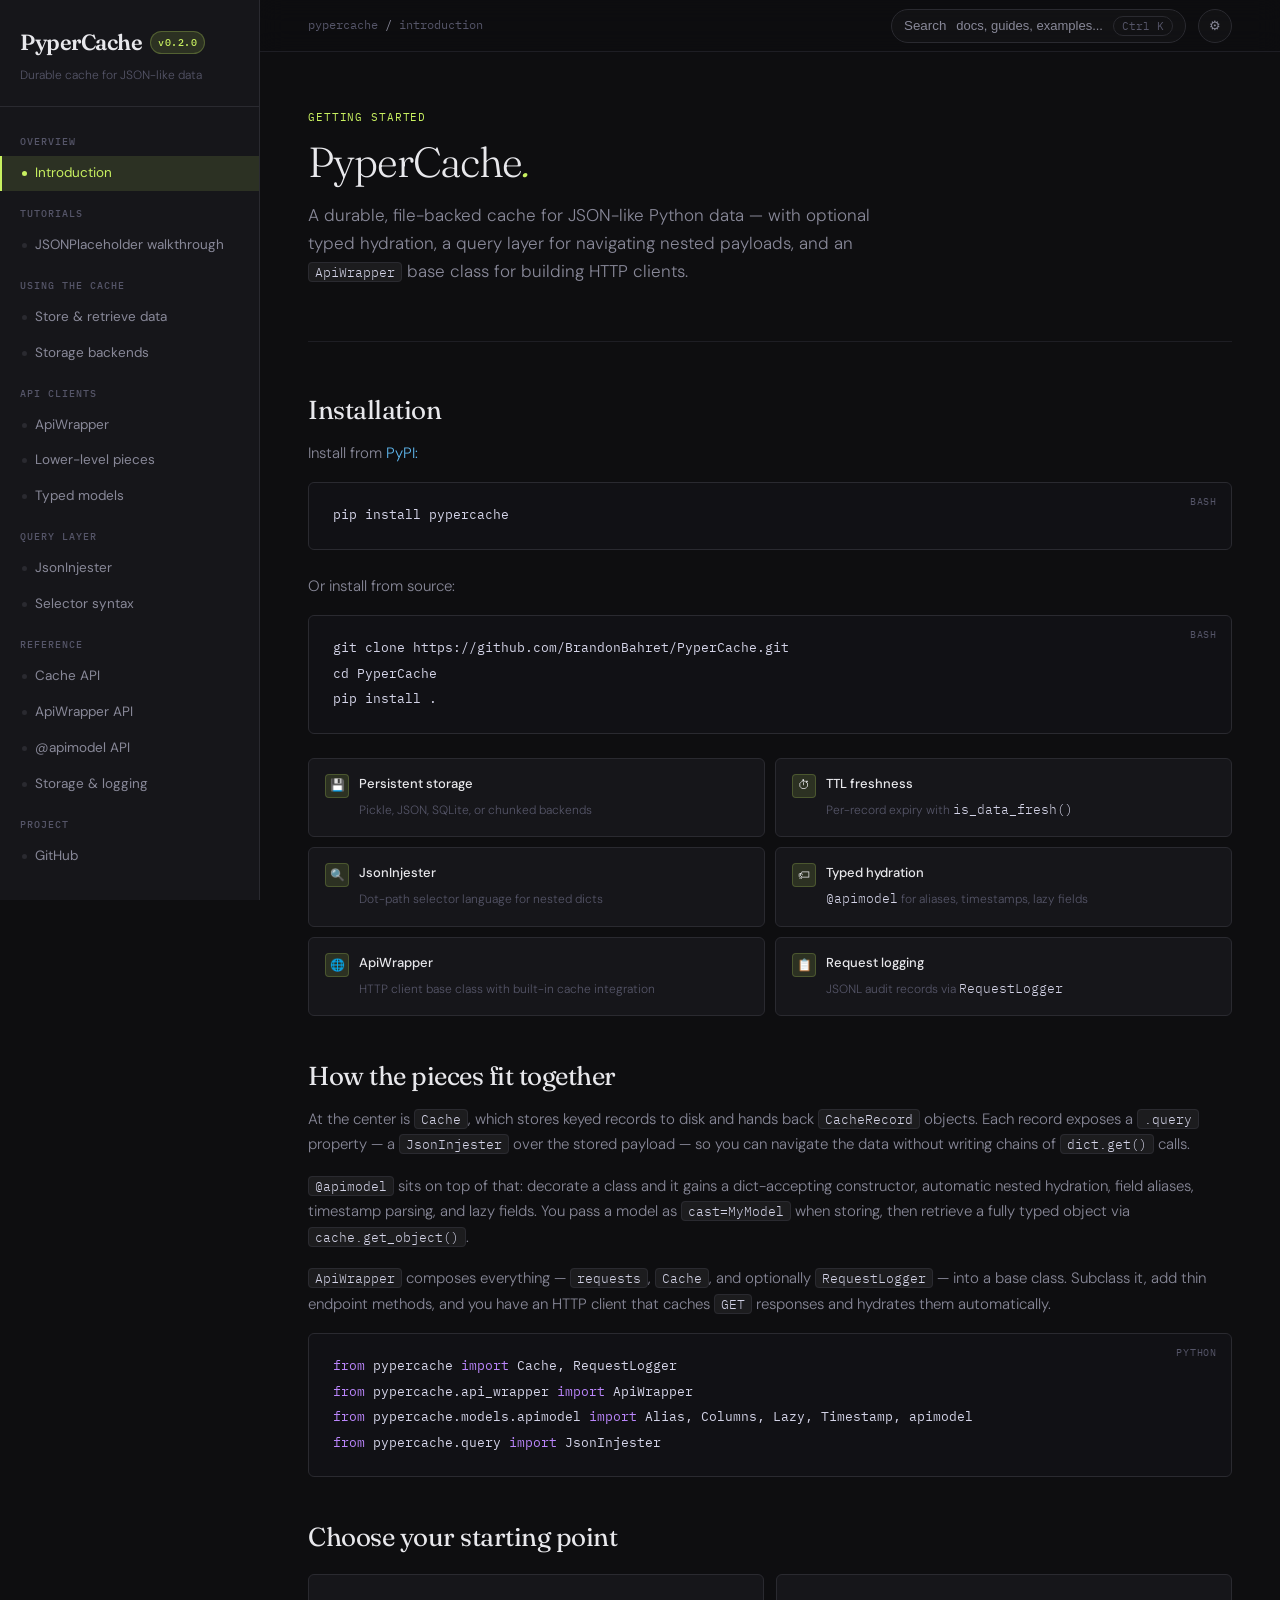
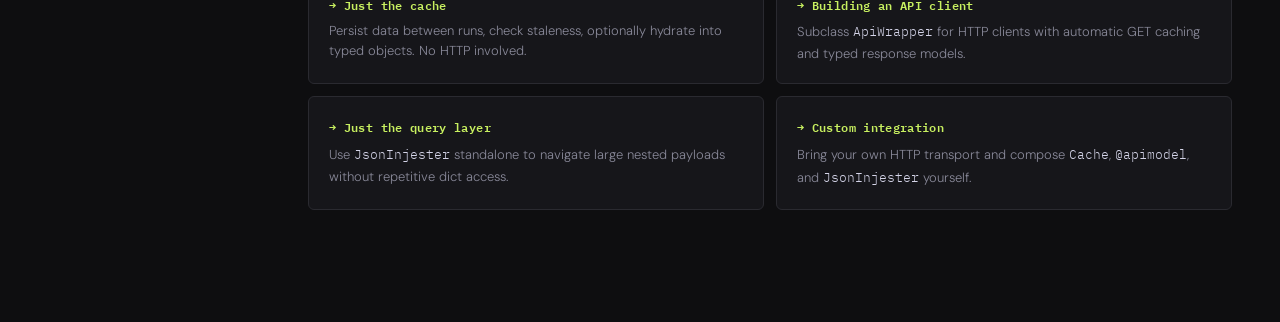
<file: docs/docs-index.html>
<!DOCTYPE html>
<html lang="en" data-color-scheme="dark">
<head>
<meta charset="UTF-8">
<meta name="viewport" content="width=device-width, initial-scale=1.0">

<link rel="preconnect" href="https://fonts.googleapis.com">
<link href="https://fonts.googleapis.com/css2?family=IBM+Plex+Mono:ital,wght@0,400;0,500;0,600;1,400&family=Fraunces:ital,opsz,wght@0,9..144,300;0,9..144,400;0,9..144,600;1,9..144,300&family=DM+Sans:wght@300;400;500&display=swap" rel="stylesheet">

<title>PyperCache &mdash; Docs</title>
<script>
  (function () {
    var defaultScheme = "dark";
    var resolvedScheme = defaultScheme === "light" ? "light" : "dark";

    try {
      var storage = window.localStorage;
      var raw = storage && storage.getItem("atlas-docs-settings");
      if (raw) {
        var parsed = JSON.parse(raw);
        if (parsed && parsed.colorScheme === "light") {
          resolvedScheme = "light";
        } else if (parsed && parsed.colorScheme === "dark") {
          resolvedScheme = "dark";
        }
      }
    } catch (_error) {
      // Ignore storage failures and keep the theme default for first paint.
    }

    document.documentElement.dataset.colorScheme = resolvedScheme;
    document.documentElement.style.colorScheme = resolvedScheme;
  })();
</script>
<style>
  :root, html[data-color-scheme="dark"] {
  --bg: #0e0e10;
  --surface: #16161a;
  --border: #2a2a30;
  --border-subtle: #1e1e24;
  --text: #e8e8ec;
  --text-dim: #888898;
  --text-dimmer: #555568;
  --accent: #c8f060;
  --accent-dim: #a8cc45;
  --accent-glow: rgba(200,240,96,0.12);
  --accent2: #60b8f0;
  --accent2-dim: rgba(96,184,240,0.15);
  --red: #f06060;
  --sidebar-w: 260px;
  --code-bg: #111115;
  --radius: 6px;
  --hover-tint: rgba(255,255,255,0.03);
  --overlay-bg: rgba(5,7,10,0.7);
  --topbar-bg: color-mix(in srgb, var(--bg) 85%, transparent);
  --panel-bg: #111317;
  --panel-border: rgba(255,255,255,0.08);
  --panel-shadow: 0 24px 80px rgba(0,0,0,0.45);
  --input-bg: rgba(255,255,255,0.03);
  --inline-code-bg: rgba(255,255,255,0.06);
  --inline-code-text: #d4d4e8;
  --button-bg: rgba(255,255,255,0.02);
  --copy-button-bg: rgba(17,17,21,0.92);
  --search-answer-border: rgba(96,184,240,0.2);
  --search-answer-bg: rgba(96,184,240,0.08);
  --search-answer-link-border: rgba(96,184,240,0.15);
  --search-answer-link-hover-border: rgba(96,184,240,0.28);
  --result-bg: rgba(255,255,255,0.02);
  --result-hover-border: rgba(200,240,96,0.28);
  --result-hover-bg: rgba(200,240,96,0.06);
  --search-target-bg: rgba(200,240,96,0.08);
  --search-target-ring: rgba(200,240,96,0.42);
  --search-target-shadow: rgba(200,240,96,0.2);
  --syntax-keyword: #bb86fc;
  --syntax-function: #82b4ff;
  --syntax-string: #a8e6a3;
  --syntax-number: #ffb347;
  --syntax-decorator: #f0a0a0;
  --method-name: #82b4ff;
  --inline-ref-bg: rgba(96,184,240,0.12);
  --inline-ref-border: rgba(96,184,240,0.2);
  --inline-ref-shadow: rgba(96,184,240,0.18);
  --inline-ref-hover-bg: rgba(96,184,240,0.16);
  --inline-ref-hover-border: rgba(96,184,240,0.28);
  --inline-ref-hover-shadow: rgba(96,184,240,0.28);
  --font-display: "Fraunces", serif;
  --font-body: "DM Sans", sans-serif;
  --font-mono: "IBM Plex Mono", monospace;
}

html[data-color-scheme="light"] {
  --bg: #f4efe4;
  --surface: #fbf7ef;
  --border: #d4c6b3;
  --border-subtle: #e4d9ca;
  --text: #1d1711;
  --text-dim: #43372d;
  --text-dimmer: #746658;
  --accent: hsl(77, 42%, 41%);
  --accent-dim: #627d13;
  --accent-glow: rgba(125,159,32,0.14);
  --accent2: #1f6eaf;
  --accent2-dim: rgba(31,110,175,0.12);
  --red: #ba4b43;
  --sidebar-w: 260px;
  --code-bg: #ede4d4;
  --radius: 6px;
  --hover-tint: rgba(29,23,17,0.06);
  --overlay-bg: rgba(76,60,42,0.24);
  --topbar-bg: color-mix(in srgb, var(--bg) 92%, rgba(255,255,255,0.58));
  --panel-bg: #fcf7ee;
  --panel-border: rgba(29,23,17,0.12);
  --panel-shadow: 0 24px 80px rgba(68,51,34,0.2);
  --input-bg: rgba(29,23,17,0.045);
  --inline-code-bg: rgba(29,23,17,0.075);
  --inline-code-text: #3f3023;
  --button-bg: rgba(29,23,17,0.04);
  --copy-button-bg: rgba(252,247,238,0.96);
  --search-answer-border: rgba(31,110,175,0.28);
  --search-answer-bg: rgba(31,110,175,0.09);
  --search-answer-link-border: rgba(31,110,175,0.18);
  --search-answer-link-hover-border: rgba(31,110,175,0.3);
  --result-bg: rgba(29,23,17,0.035);
  --result-hover-border: rgba(125,159,32,0.34);
  --result-hover-bg: rgba(125,159,32,0.1);
  --search-target-bg: rgba(125,159,32,0.1);
  --search-target-ring: rgba(125,159,32,0.42);
  --search-target-shadow: rgba(125,159,32,0.18);
  --syntax-keyword: #7c3aed;
  --syntax-function: #005cc5;
  --syntax-string: #0f7a43;
  --syntax-number: #c24e00;
  --syntax-decorator: #cc2f5a;
  --method-name: #005cc5;
  --inline-ref-bg: rgba(31,110,175,0.14);
  --inline-ref-border: rgba(31,110,175,0.24);
  --inline-ref-shadow: rgba(31,110,175,0.14);
  --inline-ref-hover-bg: rgba(31,110,175,0.18);
  --inline-ref-hover-border: rgba(31,110,175,0.32);
  --inline-ref-hover-shadow: rgba(31,110,175,0.2);
  --font-display: "Fraunces", serif;
  --font-body: "DM Sans", sans-serif;
  --font-mono: "IBM Plex Mono", monospace;
}

@layer reset, base, layout, components, code;

@layer reset {
  *, *::before, *::after { box-sizing: border-box; margin: 0; padding: 0; }
}

@layer base {
  html { scroll-behavior: smooth; }
  html[data-prefers-motion="false"] { scroll-behavior: auto; }
  html[data-color-scheme="dark"] { color-scheme: dark; }
  html[data-color-scheme="light"] { color-scheme: light; }
  body {
    font-family: var(--font-body);
    background: var(--bg);
    color: var(--text);
    font-size: 15px;
    line-height: 1.7;
    min-height: 100vh;
  }
  body[data-prefers-motion="false"] *,
  body[data-prefers-motion="false"] *::before,
  body[data-prefers-motion="false"] *::after {
    animation-duration: 0.01ms !important;
    animation-iteration-count: 1 !important;
    transition-duration: 0.01ms !important;
    scroll-behavior: auto !important;
  }
  a { color: var(--accent2); text-decoration: none; }
  a:hover { text-decoration: underline; }
  p { color: var(--text-dim); margin-bottom: 16px; font-weight: 300; }
  p strong { color: var(--text); font-weight: 500; }
  h2 {
    font-family: var(--font-display);
    font-size: 26px;
    font-weight: 400;
    letter-spacing: -0.5px;
    color: var(--text);
    margin: 44px 0 14px;
    line-height: 1.25;
  }
  h2:first-child { margin-top: 0; }
  h3 {
    font-family: var(--font-mono);
    font-size: 13px;
    font-weight: 500;
    color: var(--accent2);
    letter-spacing: 0.03em;
    margin: 32px 0 10px;
    text-transform: uppercase;
  }
  h4 {
    font-size: 15px;
    font-weight: 500;
    color: var(--text);
    margin: 20px 0 8px;
  }
  ul, ol { padding-left: 20px; margin: 10px 0 18px; color: var(--text-dim); font-weight: 300; }
  li { margin-bottom: 5px; }
  td strong { color: var(--text); font-weight: 500; }
  tr:last-child td { border-bottom: none; }
  hr {
    border: none;
    border-top: 1px solid var(--border-subtle);
    margin: 36px 0;
  }
}


@layer layout {
  .shell { display: flex; min-height: 100vh; }
  .sidebar {
    width: var(--sidebar-w);
    flex-shrink: 0;
    background: var(--surface);
    border-right: 1px solid var(--border);
    position: sticky;
    top: 0;
    height: 100vh;
    overflow-y: auto;
    display: flex;
    flex-direction: column;
  }
  .sidebar::-webkit-scrollbar { width: 4px; }
  .sidebar::-webkit-scrollbar-track { background: transparent; }
  .sidebar::-webkit-scrollbar-thumb { background: var(--border); border-radius: 4px; }
  .logo { padding: 24px 20px 20px; border-bottom: 1px solid var(--border); flex-shrink: 0; }
  .logo-name {
    font-family: var(--font-display);
    font-size: 22px;
    font-weight: 600;
    letter-spacing: -0.5px;
    color: var(--text);
    display: flex;
    align-items: center;
    gap: 8px;
  }
  .logo-pill {
    font-family: var(--font-mono);
    font-size: 10px;
    font-weight: 500;
    background: var(--accent-glow);
    color: var(--accent);
    border: 1px solid color-mix(in srgb, var(--accent) 25%, transparent);
    padding: 2px 7px;
    border-radius: 20px;
    letter-spacing: 0.05em;
  }
  .logo-tagline { font-size: 12px; color: var(--text-dimmer); margin-top: 4px; font-weight: 300; }
  nav { padding: 16px 0 24px; flex: 1; }
  .sidebar-footer {
    padding: 0 0 20px;
    border-top: 1px solid var(--border);
  }
  .nav-group { margin-bottom: 4px; }
  .nav-group-label {
    font-size: 10px;
    font-weight: 500;
    letter-spacing: 0.1em;
    text-transform: uppercase;
    color: var(--text-dimmer);
    padding: 10px 20px 6px;
    font-family: var(--font-mono);
  }
  .nav-link {
    display: flex;
    align-items: center;
    gap: 8px;
    padding: 6px 20px;
    color: var(--text-dim);
    text-decoration: none;
    font-size: 13.5px;
    font-weight: 400;
    transition: color 0.15s, background 0.15s;
    border-left: 2px solid transparent;
    margin: 0 0 1px;
    cursor: pointer;
  }
  .nav-link:hover { color: var(--text); background: var(--hover-tint); text-decoration: none; }
  .nav-link.active { color: var(--accent); border-left-color: var(--accent); background: var(--accent-glow); }
  .nav-link-external {
    border-left-color: transparent;
  }
  .nav-link .dot {
    width: 5px; height: 5px; border-radius: 50%; background: var(--border); flex-shrink: 0; transition: background 0.15s;
  }
  .nav-link.active .dot { background: var(--accent); }
  .main { flex: 1; min-width: 0; display: flex; flex-direction: column; }
  .sidebar-scrim {
    position: fixed;
    inset: 0;
    border: 0;
    padding: 0;
    margin: 0;
    background: var(--overlay-bg);
    backdrop-filter: blur(2px);
    opacity: 0;
    pointer-events: none;
    transition: opacity 0.25s ease, backdrop-filter 0.25s ease;
    z-index: 90;
  }
  .topbar {
    position: sticky;
    top: 0;
    z-index: 10;
    background: var(--topbar-bg);
    backdrop-filter: blur(12px);
    border-bottom: 1px solid var(--border-subtle);
    padding: 0 48px;
    height: 52px;
    display: flex;
    align-items: center;
    justify-content: space-between;
    flex-shrink: 0;
    gap: 15px;
  }
  .topbar-left {
    display: flex;
    align-items: center;
    gap: 14px;
    min-width: 0;
    flex: 1 1 auto;
    position: relative;
    z-index: 0;
  }
  .breadcrumb {
    font-family: var(--font-mono);
    font-size: 12px;
    color: var(--text-dimmer);
    display: block;
    flex: 1 1 auto;
    min-width: 0;
    overflow: hidden;
    text-overflow: ellipsis;
    white-space: nowrap;
    position: relative;
    z-index: 0;
  }
  .breadcrumb span { color: var(--text-dim); }
  .topbar-actions {
    display: flex;
    gap: 12px;
    align-items: center;
    flex-shrink: 0;
    position: relative;
    z-index: 1;
  }
  .content-outer {
    flex: 1;
    padding: 56px 48px 80px;
    max-width: min(1120px, calc(100vw - var(--sidebar-w)));
  }
  body[data-readable-line-length="true"] .content-outer {
    max-width: min(var(--atlas-line-width, 860px), calc(100vw - var(--sidebar-w)));
    margin-inline: auto;
  }
  .section { display: none; }
  .section.active { display: block; animation: fadeIn 0.2s ease; }
  @keyframes fadeIn {
    from { opacity: 0; transform: translateY(6px); }
    to { opacity: 1; transform: translateY(0); }
  }
  .page-hero { margin-bottom: 52px; padding-bottom: 40px; border-bottom: 1px solid var(--border-subtle); }
  .page-tag {
    font-family: var(--font-mono);
    font-size: 11px;
    color: var(--accent);
    letter-spacing: 0.08em;
    text-transform: uppercase;
    margin-bottom: 12px;
  }
  .page-title {
    font-family: var(--font-display);
    font-size: 42px;
    font-weight: 300;
    letter-spacing: -1px;
    color: var(--text);
    line-height: 1.1;
    margin-bottom: 16px;
  }
  .page-title em { font-style: italic; color: var(--accent); }
  .page-lead { font-size: 17px; color: var(--text-dim); line-height: 1.65; font-weight: 300; max-width: 600px; }
  .menu-toggle {
    display: none;
    background: none;
    border: 1px solid var(--border);
    color: var(--text-dim);
    padding: 6px 10px;
    border-radius: 4px;
    cursor: pointer;
    font-size: 14px;
  }

  @media (max-width: 820px) {
    .sidebar { position: fixed; left: -280px; top: 0; z-index: 100; transition: left 0.25s ease; width: 260px; }
    .sidebar.open { left: 0; }
    .main { transition: filter 0.25s ease, transform 0.25s ease; }
    body.sidebar-open { overflow: hidden; }
    body.sidebar-open .main {
      filter: blur(8px);
      transform: scale(0.995);
    }
    body.sidebar-open .sidebar-scrim {
      opacity: 1;
      pointer-events: auto;
      backdrop-filter: blur(6px);
    }
    .menu-toggle { display: block; }
    .content-outer {
      padding: 32px 24px 60px;
      max-width: 100vw;
    }
    body[data-readable-line-length="true"] .content-outer {
      max-width: min(var(--atlas-line-width, 860px), 100vw);
    }
    .topbar { padding: 0 24px; }
    .topbar-left { gap: 10px; }
    .search-trigger { min-width: 0; width: auto; }
    .search-trigger-kbd { display: none; }
    .cards, .feature-grid { grid-template-columns: 1fr; }
    .page-title { font-size: 30px; }
    .page-lead { font-size: 15px; }
  }

  @media (prefers-reduced-motion: reduce) {
    .sidebar-scrim,
    body.sidebar-open .main,
    .sidebar {
      transition: none;
    }
  }
}


@layer components {
  .doc-link {
    color: var(--accent2);
    text-decoration: underline;
    text-decoration-color: color-mix(in srgb, var(--accent2) 45%, transparent);
    text-underline-offset: 2px;
    cursor: pointer;
  }
  .doc-link:hover {
    color: color-mix(in srgb, var(--accent2) 78%, var(--text));
    text-decoration-color: currentColor;
  }
  .feature-grid { display: grid; grid-template-columns: 1fr 1fr; gap: 10px; margin: 20px 0 32px; }
  .feature-item {
    background: var(--surface);
    border: 1px solid var(--border);
    border-radius: var(--radius);
    padding: 14px 16px;
    display: flex;
    gap: 10px;
    align-items: flex-start;
  }
  .feature-icon {
    width: 24px; height: 24px; background: var(--accent-glow);
    border: 1px solid color-mix(in srgb, var(--accent) 20%, transparent);
    border-radius: 4px; display: flex; align-items: center; justify-content: center;
    font-size: 12px; flex-shrink: 0; margin-top: 1px;
  }
  .feature-text strong { display: block; font-size: 13px; font-weight: 500; color: var(--text); margin-bottom: 2px; }
  .feature-text span { font-size: 12px; color: var(--text-dimmer); font-weight: 300; }
  .example-pair {
    margin: 24px 0 34px;
    border: 1px solid var(--border);
    border-radius: 18px;
    background:
      linear-gradient(180deg, color-mix(in srgb, var(--surface) 94%, transparent), color-mix(in srgb, var(--bg) 88%, transparent)),
      radial-gradient(circle at top left, color-mix(in srgb, var(--accent) 10%, transparent), transparent 42%);
    overflow: hidden;
    box-shadow: 0 18px 46px color-mix(in srgb, var(--bg) 46%, transparent);
  }
  .example-pair-head {
    display: flex;
    align-items: flex-start;
    justify-content: space-between;
    gap: 18px;
    padding: 16px 18px 14px;
    border-bottom: 1px solid var(--border-subtle);
    background: linear-gradient(180deg, color-mix(in srgb, var(--surface) 92%, transparent), transparent);
  }
  .example-pair-title {
    font-family: var(--font-display);
    font-size: 22px;
    line-height: 1.05;
    letter-spacing: -0.03em;
    color: var(--text);
  }
  .example-pair-kicker,
  .example-pair-label {
    font-family: var(--font-mono);
    font-size: 11px;
    letter-spacing: 0.09em;
    text-transform: uppercase;
  }
  .example-pair-kicker {
    color: var(--accent2);
    white-space: nowrap;
    padding-top: 3px;
  }
  .example-pair-grid {
    display: grid;
    grid-template-columns: minmax(0, 1.08fr) minmax(0, 0.92fr);
    gap: 0;
  }
  .example-pair-panel {
    min-width: 0;
    padding: 16px 18px 18px;
  }
  .example-pair-panel + .example-pair-panel {
    border-left: 1px solid var(--border-subtle);
    background: color-mix(in srgb, var(--surface) 58%, transparent);
  }
  .example-pair-label {
    color: var(--text-dimmer);
    margin-bottom: 10px;
  }
  .example-pair-panel-source pre {
    margin: 0;
    min-height: 100%;
    border-radius: 14px;
    border-color: color-mix(in srgb, var(--accent2) 10%, var(--border));
    background: color-mix(in srgb, var(--code-bg) 92%, black 8%);
    box-shadow: inset 0 1px 0 color-mix(in srgb, white 4%, transparent);
  }
  .example-pair-panel-preview {
    position: relative;
  }
  .example-pair-render {
    min-height: 100%;
    padding: 18px;
    border: 1px dashed color-mix(in srgb, var(--accent) 22%, var(--border));
    border-radius: 14px;
    background:
      linear-gradient(180deg, color-mix(in srgb, var(--bg) 86%, transparent), color-mix(in srgb, var(--surface) 84%, transparent)),
      radial-gradient(circle at top right, color-mix(in srgb, var(--accent2) 10%, transparent), transparent 46%);
  }
  .example-pair-render > :first-child { margin-top: 0; }
  .example-pair-render > :last-child { margin-bottom: 0; }
  .example-pair-render pre {
    margin-bottom: 0;
  }
  .example-pair-render .asset-image {
    margin: 0;
  }
  .example-pair-render h2,
  .example-pair-render h3,
  .example-pair-render h4 {
    scroll-margin-top: 0;
  }
  .cards { display: grid; grid-template-columns: 1fr 1fr; gap: 12px; margin: 20px 0 32px; }
  .card {
    background: var(--surface);
    border: 1px solid var(--border);
    border-radius: var(--radius);
    padding: 20px;
    cursor: pointer;
    transition: border-color 0.15s, background 0.15s;
  }
  .card:hover { border-color: var(--accent); background: color-mix(in srgb, var(--accent) 4%, transparent); }
  .card-title { font-family: var(--font-mono); font-size: 12px; font-weight: 600; color: var(--accent); margin-bottom: 6px; letter-spacing: 0.03em; }
  .card-desc { font-size: 13px; color: var(--text-dim); font-weight: 300; line-height: 1.5; }
  .callout {
    border: 1px solid var(--border);
    border-left: 3px solid var(--accent);
    background: var(--accent-glow);
    border-radius: var(--radius);
    padding: 14px 18px;
    margin: 20px 0;
    font-size: 14px;
    color: var(--text-dim);
  }
  .callout.info { border-left-color: var(--accent2); background: var(--accent2-dim); }
  .callout.warn { border-left-color: var(--red); background: rgba(240,96,96,0.08); }
  .callout strong { color: var(--text); font-weight: 500; }
  .asset-image {
    display: block;
    width: 100%;
    max-width: 100%;
    height: auto;
    margin: 24px 0 32px;
    border-radius: var(--radius);
  }
  body[data-readable-line-length="true"] .asset-image {
    width: min(100%, calc(var(--atlas-line-width, 860px) * 0.8));
  }
  .method {
    background: var(--code-bg);
    border: 1px solid var(--border);
    border-radius: var(--radius);
    padding: 12px 14px;
    margin: 12px 0 14px;
    font-family: var(--font-mono);
    color: var(--text);
    overflow-x: auto;
  }
  .method .mname { color: var(--method-name); font-weight: 600; }
  .method .mparam { color: var(--text-dim); }
  .method .mtype { color: var(--accent); }
  .method .mdefault { color: var(--text-dimmer); }
  table { width: 100%; border-collapse: collapse; margin: 16px 0 24px; font-size: 13.5px; }
  th {
    font-family: var(--font-mono);
    font-size: 11px;
    text-transform: uppercase;
    letter-spacing: 0.07em;
    color: var(--text-dimmer);
    border-bottom: 1px solid var(--border);
    padding: 8px 14px;
    text-align: left;
    font-weight: 500;
  }
  td { padding: 10px 14px; border-bottom: 1px solid var(--border-subtle); color: var(--text-dim); vertical-align: top; }
  td:first-child { font-family: var(--font-mono); font-size: 12.5px; color: var(--accent2); white-space: nowrap; }
  .selector-row { display: flex; gap: 16px; align-items: baseline; padding: 12px 0; border-bottom: 1px solid var(--border-subtle); }
  .selector-syntax { font-family: var(--font-mono); font-size: 13px; color: var(--accent); min-width: 180px; flex-shrink: 0; }
  .selector-desc { font-size: 13.5px; color: var(--text-dim); font-weight: 300; }
  .search-trigger {
    display: inline-flex; align-items: center; gap: 10px; height: 34px; min-width: 240px; padding: 0 12px;
    border: 1px solid var(--border); border-radius: 999px; background: var(--button-bg);
    color: var(--text-dim); cursor: pointer; transition: border-color 0.15s, background 0.15s, color 0.15s;
  }
  .search-trigger:hover { border-color: color-mix(in srgb, var(--accent) 35%, transparent); background: color-mix(in srgb, var(--accent) 6%, transparent); color: var(--text); }
  .topbar-icon-button {
    width: 34px;
    height: 34px;
    display: inline-flex;
    align-items: center;
    justify-content: center;
    border: 1px solid var(--border);
    border-radius: 999px;
    background: var(--button-bg);
    color: var(--text-dim);
    cursor: pointer;
    transition: border-color 0.15s, background 0.15s, color 0.15s, transform 0.15s;
  }
  .topbar-icon-button:hover,
  .topbar-icon-button[aria-expanded="true"] {
    border-color: color-mix(in srgb, var(--accent2) 35%, transparent);
    background: color-mix(in srgb, var(--accent2) 10%, transparent);
    color: var(--text);
    transform: translateY(-1px);
  }
  .search-trigger-label { font-size: 13px; font-weight: 300; flex: 1; text-align: left; }
  .search-trigger-kbd { font-family: var(--font-mono); font-size: 11px; border: 1px solid var(--border); border-radius: 999px; padding: 2px 8px; color: var(--text-dimmer); }
  .search-modal,
  .settings-modal { position: fixed; inset: 0; background: var(--overlay-bg); backdrop-filter: blur(8px); display: none; align-items: flex-start; justify-content: center; padding: 72px 24px 24px; z-index: 200; }
  .search-modal.open,
  .settings-modal.open { display: flex; }
  .search-panel,
  .settings-panel {
    width: min(920px, 100%);
    max-height: calc(100vh - 96px);
    overflow: hidden;
    display: flex;
    flex-direction: column;
    background: var(--panel-bg);
    border: 1px solid var(--panel-border);
    border-radius: 18px;
    box-shadow: var(--panel-shadow);
  }
  .settings-panel { width: min(560px, 100%); }
  .search-head {
    display: flex;
    align-items: center;
    gap: 14px;
    padding: 18px 18px 14px;
    border-bottom: 1px solid var(--border-subtle);
  }
  .settings-head {
    display: flex;
    align-items: flex-start;
    justify-content: space-between;
    gap: 16px;
    padding: 20px 20px 16px;
    border-bottom: 1px solid var(--border-subtle);
  }
  .settings-kicker {
    font-family: var(--font-mono);
    font-size: 11px;
    letter-spacing: 0.08em;
    text-transform: uppercase;
    color: var(--accent2);
    margin-bottom: 8px;
  }
  .settings-title {
    font-family: var(--font-display);
    font-size: 28px;
    font-weight: 400;
    letter-spacing: -0.02em;
    line-height: 1.1;
    color: var(--text);
    margin: 0;
  }
  .settings-body {
    padding: 18px 20px 22px;
    overflow-y: auto;
  }
  .settings-option {
    display: flex;
    align-items: center;
    justify-content: space-between;
    gap: 18px;
    padding: 16px;
    border: 1px solid var(--panel-border);
    border-radius: 16px;
    background: var(--input-bg);
    cursor: pointer;
  }
  .settings-option + .settings-option {
    margin-top: 12px;
  }
  .settings-option-range {
    align-items: flex-start;
  }
  .settings-option-copy {
    display: flex;
    flex-direction: column;
    gap: 4px;
    min-width: 0;
  }
  .settings-option-copy strong {
    color: var(--text);
    font-size: 15px;
    font-weight: 500;
  }
  .settings-option-copy span {
    color: var(--text-dim);
    font-size: 13px;
    line-height: 1.55;
    font-weight: 300;
  }
  .settings-switch {
    position: relative;
    display: inline-flex;
    align-items: center;
    flex-shrink: 0;
  }
  .settings-range-wrap {
    min-width: 180px;
    display: flex;
    align-items: center;
    justify-content: flex-end;
    gap: 12px;
    flex-shrink: 0;
  }
  .settings-range {
    width: min(240px, 36vw);
    accent-color: var(--accent2);
  }
  .settings-range:disabled {
    opacity: 0.45;
    cursor: not-allowed;
  }
  .settings-range-value {
    min-width: 56px;
    text-align: right;
    font-family: var(--font-mono);
    font-size: 12px;
    color: var(--text-dimmer);
  }
  .settings-switch input {
    position: absolute;
    inset: 0;
    opacity: 0;
    cursor: pointer;
  }
  .settings-switch-ui {
    width: 54px;
    height: 31px;
    display: inline-flex;
    align-items: center;
    padding: 3px;
    border-radius: 999px;
    border: 1px solid var(--border);
    background: var(--input-bg);
    transition: background 0.15s, border-color 0.15s;
  }
  .settings-switch-ui::after {
    content: "";
    width: 23px;
    height: 23px;
    border-radius: 50%;
    background: color-mix(in srgb, var(--text) 88%, white);
    box-shadow: 0 3px 10px rgba(0,0,0,0.3);
    transition: transform 0.15s, background 0.15s;
  }
  .settings-switch input:checked + .settings-switch-ui {
    background: color-mix(in srgb, var(--accent2) 20%, var(--input-bg));
    border-color: color-mix(in srgb, var(--accent2) 45%, transparent);
  }
  .settings-switch input:checked + .settings-switch-ui::after {
    transform: translateX(23px);
    background: var(--accent2);
  }
  .settings-switch input:focus-visible + .settings-switch-ui,
  .settings-option:focus-within {
    outline: 2px solid color-mix(in srgb, var(--accent2) 55%, transparent);
    outline-offset: 2px;
  }
  .search-input-wrap {
    flex: 1;
    display: flex;
    align-items: center;
    gap: 12px;
    padding: 0 14px;
    border: 1px solid var(--border);
    border-radius: 14px;
    background: var(--input-bg);
  }
  .search-input {
    flex: 1;
    border: 0;
    outline: 0;
    background: transparent;
    color: var(--text);
    font: inherit;
    font-size: 15px;
    padding: 14px 0;
  }
  .search-input::placeholder { color: var(--text-dimmer); }
  .search-close {
    border: 1px solid var(--border);
    background: transparent;
    color: var(--text-dim);
    border-radius: 10px;
    padding: 10px 12px;
    cursor: pointer;
  }
  .search-toolbar {
    display: flex;
    justify-content: flex-end;
    gap: 16px;
    padding: 0 18px 14px;
    border-bottom: 1px solid var(--border-subtle);
    color: var(--text-dimmer);
    font-size: 12px;
  }
  .search-pill {
    font-family: var(--font-mono);
    font-size: 11px;
    padding: 4px 8px;
    border-radius: 999px;
    border: 1px solid var(--border);
    color: var(--text-dimmer);
  }
  .search-results { padding: 10px 12px 14px; overflow-y: auto; }
  .search-answer {
    border: 1px solid var(--search-answer-border);
    background: var(--search-answer-bg);
    border-radius: 14px;
    padding: 16px 16px 14px;
    margin-bottom: 12px;
  }
  .search-answer-title {
    display: flex;
    align-items: center;
    justify-content: flex-end;
    gap: 12px;
    margin-bottom: 10px;
  }
  .search-answer-title strong {
    color: var(--text);
    font-size: 14px;
    font-weight: 500;
  }
  .search-answer-body {
    color: var(--text-dim);
    font-size: 14px;
    line-height: 1.65;
  }
  .search-answer-link {
    display: block;
    width: 100%;
    text-align: left;
    border: 1px solid var(--search-answer-link-border);
    background: var(--button-bg);
    color: var(--text-dim);
    border-radius: 12px;
    padding: 12px 13px;
    margin-bottom: 10px;
    cursor: pointer;
    transition: border-color 0.15s, background 0.15s, transform 0.15s;
  }
  .search-answer-link:hover {
    border-color: var(--search-answer-link-hover-border);
    background: var(--hover-tint);
    transform: translateY(-1px);
  }
  .search-answer-link strong {
    color: var(--text);
    display: block;
    margin-bottom: 4px;
  }
  .search-answer-link span { display: block; }
  .search-answer-source {
    appearance: none;
    border: 1px solid var(--border);
    background: transparent;
    color: var(--text-dimmer);
    border-radius: 999px;
    padding: 6px 10px;
    font-family: var(--font-mono);
    font-size: 11px;
    cursor: pointer;
  }
  .search-answer-sources {
    display: flex;
    flex-wrap: wrap;
    gap: 8px;
    margin-top: 10px;
  }
  .search-result {
    border: 1px solid transparent;
    border-radius: 14px;
    padding: 14px 14px 16px;
    margin-bottom: 10px;
    background: var(--result-bg);
    cursor: pointer;
    transition: border-color 0.15s, background 0.15s, transform 0.15s;
  }
  .search-result.active, .search-result:hover {
    border-color: var(--result-hover-border);
    background: var(--result-hover-bg);
    transform: translateY(-1px);
  }
  .search-result-top {
    display: flex;
    justify-content: flex-end;
    gap: 12px;
    margin-bottom: 8px;
  }
  .search-result-path { font-family: var(--font-mono); color: var(--accent2); font-size: 11px; text-transform: uppercase; }
  .search-result-score { font-family: var(--font-mono); font-size: 11px; color: var(--text-dimmer); }
  .search-result-title { color: var(--text); font-size: 16px; font-weight: 500; margin-bottom: 6px; }
  .search-result-preview { color: var(--text-dim); font-size: 14px; line-height: 1.65; }
  .search-result-meta {
    display: flex;
    flex-wrap: wrap;
    gap: 8px;
    margin-top: 10px;
  }
  .search-chip {
    font-family: var(--font-mono);
    font-size: 10px;
    color: var(--text-dimmer);
    border: 1px solid var(--border);
    border-radius: 999px;
    padding: 3px 8px;
  }
  .search-empty { padding: 36px 20px 44px; color: var(--text-dim); }
  .search-empty strong { color: var(--text); }
  mark.search-hit { background: color-mix(in srgb, var(--accent) 20%, transparent); color: var(--text); border-radius: 3px; padding: 0 2px; }
  .search-target-glow {
    border-radius: 10px;
    animation: searchTargetGlow 1.8s ease-out;
  }
  @media (max-width: 820px) {
    .example-pair-head {
      flex-direction: column;
      align-items: flex-start;
    }
    .example-pair-grid {
      grid-template-columns: 1fr;
    }
    .example-pair-panel + .example-pair-panel {
      border-left: 0;
      border-top: 1px solid var(--border-subtle);
    }
    .example-pair-title {
      font-size: 18px;
    }
    .settings-head,
    .settings-body { padding-left: 16px; padding-right: 16px; }
    .settings-option { align-items: flex-start; }
    .settings-option-range {
      flex-direction: column;
      align-items: stretch;
    }
    .settings-option-range .settings-option-copy,
    .settings-range-wrap {
      width: 100%;
    }
    .settings-range-wrap {
      justify-content: space-between;
      margin-top: 12px;
    }
    .settings-range-value {
      min-width: auto;
      white-space: nowrap;
    }
    .settings-range {
      width: 100%;
      flex: 1;
    }
  }
  @keyframes searchTargetGlow {
    0% {
      background: transparent;
      box-shadow: 0 0 0 0 transparent;
    }
    18% {
      background: var(--search-target-bg);
      box-shadow: 0 0 0 2px var(--search-target-ring), 0 0 28px var(--search-target-shadow);
    }
    100% {
      background: transparent;
      box-shadow: 0 0 0 0 rgba(200,240,96,0);
    }
  }
}


@layer code {
  pre {
    background: var(--code-bg);
    border: 1px solid var(--border);
    border-radius: var(--radius);
    padding: 20px 24px;
    overflow-x: auto;
    margin: 16px 0 24px;
    position: relative;
  }
  pre::before {
    content: attr(data-lang);
    position: absolute;
    top: 10px;
    right: 14px;
    font-family: var(--font-mono);
    font-size: 10px;
    color: var(--text-dimmer);
    text-transform: uppercase;
    letter-spacing: 0.08em;
    transition: opacity 0.15s, transform 0.15s;
  }
  pre[data-lang]:hover::before,
  pre[data-lang]:focus-within::before { opacity: 0; transform: translateY(-2px); }
  code { font-family: var(--font-mono); font-size: 13px; line-height: 1.75; color: var(--inline-code-text); }
  p code, li code {
    background: var(--inline-code-bg);
    border: 1px solid var(--border);
    padding: 1px 6px;
    border-radius: 4px;
    font-size: 12.5px;
    color: var(--inline-code-text);
  }
  code.inline-code-ref {
    transition: border-color 0.15s, background 0.15s, color 0.15s, box-shadow 0.15s;
  }
  body.mod-nav-active code.inline-code-ref {
    cursor: pointer;
    color: var(--text);
    background: var(--inline-ref-bg);
    border-color: var(--inline-ref-border);
    box-shadow: 0 0 0 1px var(--inline-ref-border), 0 0 18px var(--inline-ref-shadow);
  }
  body.mod-nav-active code.inline-code-ref:hover {
    background: var(--inline-ref-hover-bg);
    border-color: var(--inline-ref-hover-border);
    box-shadow: 0 0 0 1px var(--inline-ref-hover-border), 0 0 24px var(--inline-ref-hover-shadow);
  }
  .copy-code-button {
    position: absolute; top: 7px; right: 10px; height: 26px; padding: 0 8px 0 6px;
    display: inline-flex; align-items: center; gap: 5px;
    border: 1px solid color-mix(in srgb, var(--accent) 28%, transparent);
    border-radius: 999px; background: var(--copy-button-bg); color: var(--text-dim);
    cursor: pointer; opacity: 0; transform: translateY(-2px);
    transition: opacity .15s, transform .15s, color .15s, border-color .15s, background .15s;
    z-index: 1; font-family: var(--font-mono); font-size: 10px; letter-spacing: .04em;
    white-space: nowrap;
  }
  pre[data-lang]:hover .copy-code-button, pre[data-lang]:focus-within .copy-code-button { opacity: 1; transform: translateY(0); }
  .copy-code-button:hover, .copy-code-button:focus-visible {
    color: var(--accent);
    border-color: color-mix(in srgb, var(--accent) 55%, transparent);
    background: color-mix(in srgb, var(--accent) 8%, transparent);
    outline: none;
  }
  .copy-code-button.copied {
    color: var(--accent);
    border-color: color-mix(in srgb, var(--accent) 65%, transparent);
    background: var(--accent-glow);
  }
  .kw { color: var(--syntax-keyword); }
  .fn { color: var(--syntax-function); }
  .cl { color: var(--accent); }
  .st { color: var(--syntax-string); }
  .cm { color: var(--text-dimmer); font-style: italic; }
  .num { color: var(--syntax-number); }
  .dc { color: var(--syntax-decorator); }
}
</style>
</head>
<body>
<script>
  window.__ATLAS_DOCS__ = {"defaultSection": "overview", "sections": {"overview": {"label": "Introduction", "breadcrumb": "pypercache / introduction", "metadata": {"tag": "Getting started", "comment": "OVERVIEW", "title": "PyperCache", "title_em": ".", "lead": "\nA durable, file-backed cache for JSON-like Python data — with optional typed hydration, a query layer for navigating nested payloads, and an `ApiWrapper{ref=ref-apiwrapper#constructor}` base class for building HTTP clients.\n", "breadcrumb": "pypercache / introduction"}}, "tutorial-jsonplaceholder": {"label": "JSONPlaceholder walkthrough", "breadcrumb": "pypercache / jsonplaceholder walkthrough", "metadata": {"tag": "Tutorials", "comment": "CACHE BASICS", "title": "Walk through a small", "title_em": "API client", "lead": "\nThe `examples/jsonplaceholder_api` example is the shortest end-to-end wrapper in the repository. It shows the full PyperCache workflow: define typed models, subclass `ApiWrapper{ref=ref-apiwrapper#constructor}`, let `GET` requests cache automatically, and opt out of cache for a mutating `POST`.\n", "breadcrumb": "pypercache / jsonplaceholder walkthrough"}}, "cache-basics": {"label": "Store & retrieve data", "breadcrumb": "pypercache / store & retrieve data", "metadata": {"tag": "Cache users", "title": "Store & retrieve", "title_em": "data", "lead": "\nThe core persistence workflow: write a payload by key, check whether it's fresh, and read it back — with optional typed hydration via `@apimodel{ref=ref-apimodel#decorator}`.\n", "breadcrumb": "pypercache / store & retrieve data"}}, "storage-backends": {"label": "Storage backends", "breadcrumb": "pypercache / storage backends", "metadata": {"tag": "Cache users", "comment": "STORAGE BACKENDS", "title": "Storage", "title_em": "backends", "lead": "\nThe backend is selected purely from the file extension. The cache API is identical across all of them.\n", "breadcrumb": "pypercache / storage backends"}}, "api-wrapper": {"label": "ApiWrapper", "breadcrumb": "pypercache / apiwrapper", "metadata": {"tag": "API clients", "comment": "API WRAPPER", "title": "Build with", "title_em": "ApiWrapper", "lead": "\nThe highest-level integration surface. Subclass it and your endpoint methods stay thin — URL building, caching, response decoding, and model hydration are handled for you.\n", "breadcrumb": "pypercache / apiwrapper"}}, "building-blocks": {"label": "Lower-level pieces", "breadcrumb": "pypercache / lower-level pieces", "metadata": {"tag": "API clients", "comment": "BUILDING BLOCKS", "title": "Lower-level", "title_em": "pieces", "lead": "\nBring your own HTTP transport and compose only the PyperCache parts you need: `Cache{ref=ref-cache#cache}`, `RequestLogger{ref=ref-storage#request-logger}`, `@apimodel{ref=ref-apimodel#decorator}`, and `JsonInjester{ref=json-injester#standalone-usage}`.\n", "breadcrumb": "pypercache / lower-level pieces"}}, "typed-models": {"label": "Typed models", "breadcrumb": "pypercache / typed models", "metadata": {"tag": "API clients", "comment": "TYPED MODELS", "title": "Typed models with", "title_em": "@apimodel", "lead": "\nDecorate a class and it gains a dict-accepting constructor, nested type hydration, `from_dict(){ref=ref-apimodel#what-the-decorator-adds}`, `as_dict(){ref=ref-apimodel#what-the-decorator-adds}`, field aliases, timestamp parsing, lazy fields, and optional validation.\n", "breadcrumb": "pypercache / typed models"}}, "json-injester": {"label": "JsonInjester", "breadcrumb": "pypercache / jsoninjester", "metadata": {"tag": "Query layer", "comment": "JSON INJESTER", "title": "JsonInjester", "lead": "\nA small, read-only selector language for navigating nested dicts in memory. No mutations, no backend queries — just structured access over a payload you already have.\n", "breadcrumb": "pypercache / jsoninjester"}}, "selector-guide": {"label": "Selector syntax", "breadcrumb": "pypercache / selector syntax", "metadata": {"tag": "Query layer", "comment": "SELECTOR GUIDE", "title": "Selector", "title_em": "syntax", "lead": "\nAll selectors are passed as strings to `q.get()`. They compose left to right — each token narrows or transforms the current cursor before passing it to the next.\n", "breadcrumb": "pypercache / selector syntax"}}, "ref-cache": {"label": "Cache API", "breadcrumb": "pypercache / cache api", "metadata": {"tag": "Reference", "comment": "REF: CACHE", "title": "Cache", "title_em": "API", "lead": "\nExact signatures and behavior for `Cache{ref=ref-cache#cache}` and `CacheRecord{ref=ref-cache#cache-record}`.\n", "breadcrumb": "pypercache / cache api"}}, "ref-apiwrapper": {"label": "ApiWrapper API", "breadcrumb": "pypercache / apiwrapper api", "metadata": {"tag": "Reference", "comment": "REF: APIWRAPPER", "title": "ApiWrapper", "title_em": "API", "lead": "\nExact signatures for `ApiWrapper{ref=ref-apiwrapper#constructor}`, `ApiHTTPError{ref=ref-apiwrapper#api-http-error}`, and `SSEEvent{ref=ref-apiwrapper#sse-event}`.\n", "breadcrumb": "pypercache / apiwrapper api"}}, "ref-apimodel": {"label": "@apimodel API", "breadcrumb": "pypercache / @apimodel api", "metadata": {"tag": "Reference", "comment": "REF: APIMODEL", "title": "@apimodel", "title_em": "API", "lead": "\nExact signatures for the decorator and all field helpers.\n", "breadcrumb": "pypercache / @apimodel api"}}, "ref-storage": {"label": "Storage & logging", "breadcrumb": "pypercache / storage & logging", "metadata": {"tag": "Reference", "comment": "REF: STORAGE", "title": "Storage & logging", "title_em": "API", "lead": "\nExact signatures for storage backends, `StorageMechanism{ref=ref-storage#storage-mechanism}`, and `RequestLogger{ref=ref-storage#request-logger}`.\n", "breadcrumb": "pypercache / storage & logging"}}}, "features": {}, "metadata": {"name": "PyperCache", "version": "v0.2.0", "tagline": "Durable cache for JSON-like data", "accent_dark": "#c8f060", "accent_light": "hsl(77, 42%, 41%)", "color_scheme": "dark", "display_font": "Fraunces", "body_font": "DM Sans", "mono_font": "IBM Plex Mono", "font_source": "https://fonts.googleapis.com", "github": "https://github.com/BrandonBahret/PyperCache"}, "siteName": "PyperCache", "theme": {"name": "atlas_dark", "defaultColorScheme": "dark", "supportsToggle": true, "supportedColorSchemes": ["dark", "light"]}, "search": {"placeholder": "Search local docs...", "triggerLabel": "docs, guides, examples...", "secondaryHint": "Search the local docs. Try docs, guides, examples."}};
</script>

<div class="shell">

  <aside class="sidebar" id="sidebar">
    <div class="logo">
      <div class="logo-name">
        PyperCache
        <span class="logo-pill">v0.2.0</span>
      </div>
      <div class="logo-tagline">Durable cache for JSON-like data</div>
    </div>

    <nav>
      <div class="nav-group">
        <div class="nav-group-label">Overview</div>
        <a class="nav-link active" href="#section-overview" data-section-link="overview">
          <span class="dot"></span> Introduction
        </a>
      </div>

      <div class="nav-group">
        <div class="nav-group-label">Tutorials</div>
        <a class="nav-link" href="#section-tutorial-jsonplaceholder" data-section-link="tutorial-jsonplaceholder">
          <span class="dot"></span> JSONPlaceholder walkthrough
        </a>
      </div>

      <div class="nav-group">
        <div class="nav-group-label">Using the Cache</div>
        <a class="nav-link" href="#section-cache-basics" data-section-link="cache-basics">
          <span class="dot"></span> Store &amp; retrieve data
        </a>
        <a class="nav-link" href="#section-storage-backends" data-section-link="storage-backends">
          <span class="dot"></span> Storage backends
        </a>
      </div>

      <div class="nav-group">
        <div class="nav-group-label">API Clients</div>
        <a class="nav-link" href="#section-api-wrapper" data-section-link="api-wrapper">
          <span class="dot"></span> ApiWrapper
        </a>
        <a class="nav-link" href="#section-building-blocks" data-section-link="building-blocks">
          <span class="dot"></span> Lower-level pieces
        </a>
        <a class="nav-link" href="#section-typed-models" data-section-link="typed-models">
          <span class="dot"></span> Typed models
        </a>
      </div>

      <div class="nav-group">
        <div class="nav-group-label">Query Layer</div>
        <a class="nav-link" href="#section-json-injester" data-section-link="json-injester">
          <span class="dot"></span> JsonInjester
        </a>
        <a class="nav-link" href="#section-selector-guide" data-section-link="selector-guide">
          <span class="dot"></span> Selector syntax
        </a>
      </div>

      <div class="nav-group">
        <div class="nav-group-label">Reference</div>
        <a class="nav-link" href="#section-ref-cache" data-section-link="ref-cache">
          <span class="dot"></span> Cache API
        </a>
        <a class="nav-link" href="#section-ref-apiwrapper" data-section-link="ref-apiwrapper">
          <span class="dot"></span> ApiWrapper API
        </a>
        <a class="nav-link" href="#section-ref-apimodel" data-section-link="ref-apimodel">
          <span class="dot"></span> @apimodel API
        </a>
        <a class="nav-link" href="#section-ref-storage" data-section-link="ref-storage">
          <span class="dot"></span> Storage &amp; logging
        </a>
      </div>

      <div class="nav-group">
        <div class="nav-group-label">Project</div>
        <a class="nav-link" href="https://github.com/BrandonBahret/PyperCache" target="_blank" rel="noopener noreferrer">
          <span class="dot"></span> GitHub
        </a>
      </div>
    </nav>

  </aside>

  <button
    class="sidebar-scrim"
    type="button"
    data-sidebar-scrim
    aria-label="Close navigation menu"
    tabindex="-1"
  ></button>

  <div class="main">
    <div class="topbar">
      <div class="topbar-left">
        <button class="menu-toggle" type="button" data-toggle-sidebar>&#9776;</button>
        <div class="breadcrumb" id="breadcrumb">
          pypercache <span>/</span> introduction
        </div>
      </div>
      <div class="topbar-actions">

        <button class="search-trigger" type="button" data-open-search>
          <span aria-hidden="true">Search</span>
          <span class="search-trigger-label">docs, guides, examples...</span>
          <span class="search-trigger-kbd">Ctrl K</span>
        </button>

        <button class="topbar-icon-button" type="button" data-open-settings aria-label="Open settings" aria-haspopup="dialog" aria-controls="settings-modal">
          <span aria-hidden="true">&#9881;</span>
        </button>
      </div>
    </div>

    <div class="content-outer">

      <!-- ====================================== OVERVIEW -->
      <div class="section active" id="section-overview" data-section="overview">
        <div class="page-hero">
          <div class="page-tag">Getting started</div>
          <h1 class="page-title">PyperCache<em>.</em></h1>
          <p class="page-lead">A durable, file-backed cache for JSON-like Python data — with optional typed hydration, a query layer for navigating nested payloads, and an <code class="inline-code-ref" data-section-id="ref-apiwrapper" data-target-id="ref-apiwrapper-constructor">ApiWrapper</code> base class for building HTTP clients.</p>
        </div>

        <h2 id="overview-installation" data-anchor="installation">Installation</h2>
        <p>Install from <a href="https://pypi.org/project/pypercache/" target="_blank">PyPI:</a></p>
        <pre data-lang="bash"><code>pip install pypercache</code></pre>
        <p>Or install from source:</p>
        <pre data-lang="bash"><code>git clone https://github.com/BrandonBahret/PyperCache.git
cd PyperCache
pip install .</code></pre>

        <div class="feature-grid">
          <div class="feature-item">
            <div class="feature-icon">💾</div>
            <div class="feature-text">
              <strong>Persistent storage</strong>
              <span>Pickle, JSON, SQLite, or chunked backends</span>
            </div>
          </div>
          <div class="feature-item">
            <div class="feature-icon">⏱</div>
            <div class="feature-text">
              <strong>TTL freshness</strong>
              <span>Per-record expiry with <code class="inline-code-ref" data-section-id="ref-cache" data-target-id="ref-cache-is-data-fresh">is_data_fresh()</code></span>
            </div>
          </div>
          <div class="feature-item">
            <div class="feature-icon">🔍</div>
            <div class="feature-text">
              <strong>JsonInjester</strong>
              <span>Dot-path selector language for nested dicts</span>
            </div>
          </div>
          <div class="feature-item">
            <div class="feature-icon">🏷</div>
            <div class="feature-text">
              <strong>Typed hydration</strong>
              <span><code class="inline-code-ref" data-section-id="ref-apimodel" data-target-id="ref-apimodel-decorator">@apimodel</code> for aliases, timestamps, lazy fields</span>
            </div>
          </div>
          <div class="feature-item">
            <div class="feature-icon">🌐</div>
            <div class="feature-text">
              <strong>ApiWrapper</strong>
              <span>HTTP client base class with built-in cache integration</span>
            </div>
          </div>
          <div class="feature-item">
            <div class="feature-icon">📋</div>
            <div class="feature-text">
              <strong>Request logging</strong>
              <span>JSONL audit records via <code class="inline-code-ref" data-section-id="ref-storage" data-target-id="ref-storage-request-logger">RequestLogger</code></span>
            </div>
          </div>
        </div>
        <h2 id="overview-persistent-storage-icon" data-anchor="persistent-storage-icon">How the pieces fit together</h2>
        <p>At the center is <code class="inline-code-ref" data-section-id="ref-cache" data-target-id="ref-cache-cache">Cache</code>, which stores keyed records to disk and hands back <code class="inline-code-ref" data-section-id="ref-cache" data-target-id="ref-cache-cache-record">CacheRecord</code> objects. Each record exposes a <code class="inline-code-ref" data-section-id="ref-cache" data-target-id="ref-cache-attributes">.query</code> property — a <code class="inline-code-ref" data-section-id="json-injester" data-target-id="json-injester-standalone-usage">JsonInjester</code> over the stored payload — so you can navigate the data without writing chains of <code>dict.get()</code> calls.</p>
        <p><code class="inline-code-ref" data-section-id="ref-apimodel" data-target-id="ref-apimodel-decorator">@apimodel</code> sits on top of that: decorate a class and it gains a dict-accepting constructor, automatic nested hydration, field aliases, timestamp parsing, and lazy fields. You pass a model as <code>cast=MyModel</code> when storing, then retrieve a fully typed object via <code class="inline-code-ref" data-section-id="ref-cache" data-target-id="ref-cache-get-object">cache.get_object()</code>.</p>
        <p><code class="inline-code-ref" data-section-id="ref-apiwrapper" data-target-id="ref-apiwrapper-constructor">ApiWrapper</code> composes everything — <code>requests</code>, <code class="inline-code-ref" data-section-id="ref-cache" data-target-id="ref-cache-cache">Cache</code>, and optionally <code class="inline-code-ref" data-section-id="ref-storage" data-target-id="ref-storage-request-logger">RequestLogger</code> — into a base class. Subclass it, add thin endpoint methods, and you have an HTTP client that caches <code>GET</code> responses and hydrates them automatically.</p>

        <pre data-lang="python"><code><span class="kw">from</span> pypercache <span class="kw">import</span> Cache, RequestLogger
<span class="kw">from</span> pypercache.api_wrapper <span class="kw">import</span> ApiWrapper
<span class="kw">from</span> pypercache.models.apimodel <span class="kw">import</span> Alias, Columns, Lazy, Timestamp, apimodel
<span class="kw">from</span> pypercache.query <span class="kw">import</span> JsonInjester</code></pre>
        <h2 id="overview-ttl-freshness-icon" data-anchor="ttl-freshness-icon">Choose your starting point</h2>
        <div class="cards">
          <div class="card" data-card-link="cache-basics">
            <div class="card-title">→ Just the cache</div>
            <div class="card-desc">Persist data between runs, check staleness, optionally hydrate into typed objects. No HTTP involved.</div>
          </div>
          <div class="card" data-card-link="api-wrapper">
            <div class="card-title">→ Building an API client</div>
            <div class="card-desc">Subclass <code class="inline-code-ref" data-section-id="ref-apiwrapper" data-target-id="ref-apiwrapper-constructor">ApiWrapper</code> for HTTP clients with automatic GET caching and typed response models.</div>
          </div>
          <div class="card" data-card-link="json-injester">
            <div class="card-title">→ Just the query layer</div>
            <div class="card-desc">Use <code class="inline-code-ref" data-section-id="json-injester" data-target-id="json-injester-standalone-usage">JsonInjester</code> standalone to navigate large nested payloads without repetitive dict access.</div>
          </div>
          <div class="card" data-card-link="building-blocks">
            <div class="card-title">→ Custom integration</div>
            <div class="card-desc">Bring your own HTTP transport and compose <code class="inline-code-ref" data-section-id="ref-cache" data-target-id="ref-cache-cache">Cache</code>, <code class="inline-code-ref" data-section-id="ref-apimodel" data-target-id="ref-apimodel-decorator">@apimodel</code>, and <code class="inline-code-ref" data-section-id="json-injester" data-target-id="json-injester-standalone-usage">JsonInjester</code> yourself.</div>
          </div>
        </div>
      </div>

      <!-- ====================================== CACHE BASICS -->
      <div class="section" id="section-tutorial-jsonplaceholder" data-section="tutorial-jsonplaceholder">
        <div class="page-hero">
          <div class="page-tag">Tutorials</div>
          <h1 class="page-title">Walk through a small <em>API client</em></h1>
          <p class="page-lead">The <code>examples/jsonplaceholder_api</code> example is the shortest end-to-end wrapper in the repository. It shows the full PyperCache workflow: define typed models, subclass <code class="inline-code-ref" data-section-id="ref-apiwrapper" data-target-id="ref-apiwrapper-constructor">ApiWrapper</code>, let <code>GET</code> requests cache automatically, and opt out of cache for a mutating <code>POST</code>.</p>
        </div>

        <h2 id="tutorial-jsonplaceholder-why-this-example-is-the-right-starting-point" data-anchor="why-this-example-is-the-right-starting-point">Why this example is the right starting point</h2>
        <p>JSONPlaceholder is intentionally simple in the best possible way. There is one base URL, no authentication, and small JSON payloads with predictable structure. That makes it a good teaching surface for the core wrapper pattern without introducing concerns like OAuth, pagination cursors, or multi-origin routing.</p>
        <p>The goal of the example is not to exercise every PyperCache feature. It is to show the smallest realistic client you can copy into a real project and then extend.</p>
        <h2 id="tutorial-jsonplaceholder-start-with-models-that-match-the-payloads-you-already-have" data-anchor="start-with-models-that-match-the-payloads-you-already-have">Start with models that match the payloads you already have</h2>
        <p>The wrapper begins with a few response models. Each one is decorated with <code class="inline-code-ref" data-section-id="ref-apimodel" data-target-id="ref-apimodel-decorator">@apimodel(validate=True)</code>, which means incoming JSON is hydrated into typed Python objects and checked against the annotated field types during construction.</p>
        <p>Where the upstream API uses camelCase keys, the example maps them into snake_case attributes with <code class="inline-code-ref" data-section-id="ref-apimodel" data-target-id="ref-apimodel-alias">Alias(...)</code>. That keeps the Python surface conventional without forcing you to rewrite the raw payload format.</p>

        <pre data-lang="python"><code><span class="kw">from</span> typing <span class="kw">import</span> Annotated
<span class="kw">from</span> pypercache.models.apimodel <span class="kw">import</span> Alias, apimodel

<span class="dc">@apimodel</span>(validate=<span class="kw">True</span>)
<span class="kw">class</span> <span class="cl">Post</span>:
    user_id: <span class="cl">Annotated</span>[int, <span class="cl">Alias</span>(<span class="st">"userId"</span>)]
    id: int
    title: str
    body: str

<span class="dc">@apimodel</span>(validate=<span class="kw">True</span>)
<span class="kw">class</span> <span class="cl">Company</span>:
    name: str
    catch_phrase: <span class="cl">Annotated</span>[str, <span class="cl">Alias</span>(<span class="st">"catchPhrase"</span>)]
    bs: str</code></pre>

        <p>Nested response objects work the same way. The <code>User</code> model contains an <code>Address</code>, which contains a <code>Geo</code>, and hydration recursively builds those child objects for you.</p>
        <h2 id="tutorial-jsonplaceholder-wrap-the-api-in-thin-endpoint-methods" data-anchor="wrap-the-api-in-thin-endpoint-methods">Wrap the API in thin endpoint methods</h2>
        <p>Once the models exist, the wrapper class stays small. Its constructor passes a single origin, a cache path, and a default expiry to <code class="inline-code-ref" data-section-id="ref-apiwrapper" data-target-id="ref-apiwrapper-constructor">ApiWrapper</code>. After that, each endpoint is just a thin method around <code class="inline-code-ref" data-section-id="ref-apiwrapper" data-target-id="ref-apiwrapper-request">request()</code>.</p>

        <pre data-lang="python"><code><span class="kw">class</span> <span class="cl">JSONPlaceholderClient</span>(<span class="cl">ApiWrapper</span>):
    <span class="kw">def</span> <span class="fn">__init__</span>(self) -> <span class="kw">None</span>:
        <span class="fn">super()</span>.<span class="fn">__init__</span>(
            origins={<span class="st">"default"</span>: <span class="st">"https://jsonplaceholder.typicode.com"</span>},
            default_origin=<span class="st">"default"</span>,
            cache_path=<span class="st">"jsonplaceholder_cache.json"</span>,
            default_expiry=<span class="num">300</span>,
            request_log_path=<span class="st">"jsonplaceholder_requests.log"</span>,
        )

    <span class="kw">def</span> <span class="fn">get_post</span>(self, post_id: int) -> <span class="cl">Post</span>:
        <span class="kw">return</span> self.<span class="fn">request</span>(<span class="st">"GET"</span>, f<span class="st">"/posts/{post_id}"</span>, expected=<span class="st">"json"</span>, cast=<span class="cl">Post</span>)

    <span class="kw">def</span> <span class="fn">list_post_comments</span>(self, post_id: int) -> list[<span class="cl">Comment</span>]:
        <span class="kw">return</span> self.<span class="fn">request</span>(
            <span class="st">"GET"</span>,
            f<span class="st">"/posts/{post_id}/comments"</span>,
            expected=<span class="st">"json"</span>,
            cast=list[<span class="cl">Comment</span>],
        )</code></pre>

        <p>This is the part worth internalizing: the endpoint methods describe intent, not plumbing. You name the HTTP method, path, expected response type, and the model to hydrate into. URL joining, JSON decoding, cache lookup, cache writeback, and object construction are handled underneath.</p>

        <div class="callout info"><strong>Related docs:</strong> The pieces used here are documented in <a class="doc-link" href="#section-api-wrapper" data-doc-link="api-wrapper"><code>Build with ApiWrapper</code></a> for the wrapper pattern, <a class="doc-link" href="#section-typed-models" data-doc-link="typed-models"><code>Typed models</code></a> for <code class="inline-code-ref" data-section-id="ref-apimodel" data-target-id="ref-apimodel-decorator">@apimodel</code> and <code class="inline-code-ref" data-section-id="ref-apimodel" data-target-id="ref-apimodel-alias">Alias</code>, and <a class="doc-link" href="#section-ref-apiwrapper:ref-apiwrapper-request" data-doc-link="ref-apiwrapper" data-target-id="ref-apiwrapper-request"><code>ApiWrapper API</code></a> for the exact <code class="inline-code-ref" data-section-id="ref-apiwrapper" data-target-id="ref-apiwrapper-request">request()</code> signature.</div>
        <h2 id="tutorial-jsonplaceholder-let-cached-gets-make-the-second-call-boring" data-anchor="let-cached-gets-make-the-second-call-boring">Let cached GETs make the second call boring</h2>
        <p>The companion <code>app.py</code> script demonstrates the runtime behavior. It first fetches post <code>#1</code>, then immediately fetches the same post again. Because the method is a <code>GET</code> with <code class="inline-code-ref" data-section-id="ref-apiwrapper" data-target-id="ref-apiwrapper-request">expected="json"</code>, PyperCache stores the first response and serves the second one from the cache while the entry is still fresh.</p>

        <pre data-lang="python"><code>client = <span class="cl">JSONPlaceholderClient</span>(
    cache_path=<span class="st">"jsonplaceholder_cache.json"</span>,
    request_log_path=<span class="st">"jsonplaceholder_requests.log"</span>,
)

post = client.<span class="fn">get_post</span>(<span class="num">1</span>)
cached_post = client.<span class="fn">get_post</span>(<span class="num">1</span>)

author = client.<span class="fn">get_user</span>(post.user_id)
comments = client.<span class="fn">list_post_comments</span>(post.id)
todo = client.<span class="fn">get_todo</span>(<span class="num">1</span>)</code></pre>

        <p>That sequence is the narrative center of the example. The first request proves the wrapper can fetch and hydrate a resource. The second request proves the cache is active. The follow-up calls show that once you have a typed object back, using fields like <code>post.user_id</code> to drive the next request feels like ordinary Python code rather than manual JSON plumbing.</p>
        <h2 id="tutorial-jsonplaceholder-treat-writes-differently-from-reads" data-anchor="treat-writes-differently-from-reads">Treat writes differently from reads</h2>
        <p>The example ends with a <code>create_post()</code> method. This is where the code deliberately opts out of the cache:</p>

        <pre data-lang="python"><code><span class="kw">def</span> <span class="fn">create_post</span>(self, *, user_id: int, title: str, body: str) -> <span class="cl">CreatedPost</span>:
    <span class="kw">return</span> self.<span class="fn">request</span>(
        <span class="st">"POST"</span>,
        <span class="st">"/posts"</span>,
        expected=<span class="st">"json"</span>,
        json_body={
            <span class="st">"userId"</span>: user_id,
            <span class="st">"title"</span>: title,
            <span class="st">"body"</span>: body,
        },
        use_cache=<span class="kw">False</span>,
        cast=<span class="cl">CreatedPost</span>,
    )</code></pre>

        <p>This mirrors the documented caching rule for <code class="inline-code-ref" data-section-id="ref-apiwrapper" data-target-id="ref-apiwrapper-request">ApiWrapper.request()</code>: cached responses are for read paths, not mutating calls. The explicit <code>use_cache=False</code> makes that policy visible in the method body, which is useful both as documentation for readers and as protection if the method grows later.</p>
        <p>JSONPlaceholder itself does not persist the new record, so the point is not durable remote state. The point is to show how request encoding with <code class="inline-code-ref" data-section-id="ref-apiwrapper" data-target-id="ref-apiwrapper-request">json_body=...</code> and typed response hydration still work cleanly on the write path.</p>
        <h2 id="tutorial-jsonplaceholder-what-to-copy-into-your-own-project" data-anchor="what-to-copy-into-your-own-project">What to copy into your own project</h2>
        <p>If you are starting a real client, the practical pattern is straightforward: model the responses you care about, subclass <code class="inline-code-ref" data-section-id="ref-apiwrapper" data-target-id="ref-apiwrapper-constructor">ApiWrapper</code>, make each endpoint method one call to <code class="inline-code-ref" data-section-id="ref-apiwrapper" data-target-id="ref-apiwrapper-request">request()</code>, and let the cache cover repeatable <code>GET</code> traffic. Add custom headers in <code class="inline-code-ref" data-section-id="ref-apiwrapper" data-target-id="ref-apiwrapper-get-session">get_session()</code> only when the API requires them.</p>
        <p>When the process exits, call <code class="inline-code-ref" data-section-id="ref-apiwrapper" data-target-id="ref-apiwrapper-close">client.close()</code>. That closes the wrapper's cache cleanly. For SQLite-backed caches, it also flushes pending writes if manual flush mode was enabled.</p>
      </div>

      <div class="section" id="section-cache-basics" data-section="cache-basics">
        <div class="page-hero">
          <div class="page-tag">Cache users</div>
          <h1 class="page-title">Store &amp; retrieve <em>data</em></h1>
          <p class="page-lead">The core persistence workflow: write a payload by key, check whether it's fresh, and read it back — with optional typed hydration via <code class="inline-code-ref" data-section-id="ref-apimodel" data-target-id="ref-apimodel-decorator">@apimodel</code>.</p>
        </div>

        <h2 id="cache-basics-create-a-cache" data-anchor="create-a-cache">Create a cache</h2>
        <p>Pass a file path. The extension determines which storage backend is used.</p>

        <pre data-lang="python"><code><span class="kw">from</span> pypercache <span class="kw">import</span> Cache

cache = <span class="cl">Cache</span>(filepath=<span class="st">"app_cache.pkl"</span>)</code></pre>

        <p>Omit <code>filepath</code> and it defaults to <code>api-cache.pkl</code> in the working directory.</p>
        <h2 id="cache-basics-store-and-read" data-anchor="store-and-read">Store and read</h2>
        <pre data-lang="python"><code>cache.<span class="fn">store</span>(<span class="st">"user:1"</span>, {<span class="st">"name"</span>: <span class="st">"Alice"</span>, <span class="st">"role"</span>: <span class="st">"admin"</span>})
cache.<span class="fn">store</span>(<span class="st">"user:2"</span>, {<span class="st">"name"</span>: <span class="st">"Bob"</span>, <span class="st">"role"</span>: <span class="st">"user"</span>}, expiry=<span class="num">3600</span>)

record = cache.<span class="fn">get</span>(<span class="st">"user:1"</span>)
print(record.data)          <span class="cm"># the raw payload</span>
print(record.is_data_stale) <span class="cm"># False — no expiry set</span>
print(record.expiry)        <span class="cm"># inf</span></code></pre>

        <p><code class="inline-code-ref" data-section-id="ref-cache" data-target-id="ref-cache-get">get()</code> always returns a <code class="inline-code-ref" data-section-id="ref-cache" data-target-id="ref-cache-cache-record">CacheRecord</code>. Access <code class="inline-code-ref" data-section-id="ref-cache" data-target-id="ref-cache-attributes">.data</code> for the raw payload. It raises <code>KeyError</code> if the key doesn't exist.</p>
        <h2 id="cache-basics-ttl-and-freshness" data-anchor="ttl-and-freshness">TTL and freshness</h2>
        <p>The typical pattern is fetch-or-cache: check freshness, run the expensive work if stale, then read from cache.</p>

        <pre data-lang="python"><code>key = <span class="st">"expensive-result"</span>

<span class="kw">if not</span> cache.<span class="fn">is_data_fresh</span>(key):
    payload = <span class="fn">run_expensive_work</span>()
    cache.<span class="fn">store</span>(key, payload, expiry=<span class="num">300</span>)

result = cache.<span class="fn">get</span>(key).data</code></pre>

        <p><code class="inline-code-ref" data-section-id="ref-cache" data-target-id="ref-cache-is-data-fresh">is_data_fresh()</code> returns <code>False</code> when the key doesn't exist or the record's TTL has elapsed. It never throws.</p>
        <h2 id="cache-basics-updating-a-record" data-anchor="updating-a-record">Updating a record</h2>
        <p><code class="inline-code-ref" data-section-id="ref-cache" data-target-id="ref-cache-update">update()</code> replaces the payload and refreshes the timestamp while keeping the original expiry and any <code class="inline-code-ref" data-section-id="ref-cache" data-target-id="ref-cache-store">cast</code> metadata intact.</p>

        <pre data-lang="python"><code>cache.<span class="fn">update</span>(<span class="st">"settings"</span>, {<span class="st">"theme"</span>: <span class="st">"light"</span>, <span class="st">"page_size"</span>: <span class="num">50</span>})</code></pre>

        <div class="callout warn"><strong>Note:</strong> <code class="inline-code-ref" data-section-id="ref-cache" data-target-id="ref-cache-update">update()</code> raises <code>KeyError</code> if the key doesn't exist. Use <code class="inline-code-ref" data-section-id="ref-cache" data-target-id="ref-cache-store">store()</code> when you don't know whether the key is there yet.</div>
        <h2 id="cache-basics-typed-round-trips" data-anchor="typed-round-trips">Typed round-trips</h2>
        <p>Store a record with <code>cast=MyModel</code> and retrieve it as a fully hydrated object using <code class="inline-code-ref" data-section-id="ref-cache" data-target-id="ref-cache-get-object">get_object()</code>.</p>

        <pre data-lang="python"><code><span class="kw">from</span> pypercache.models.apimodel <span class="kw">import</span> apimodel

<span class="dc">@apimodel</span>(validate=<span class="kw">True</span>)
<span class="kw">class</span> <span class="cl">User</span>:
    id: int
    name: str

cache.<span class="fn">store</span>(<span class="st">"user:1"</span>, {<span class="st">"id"</span>: <span class="num">1</span>, <span class="st">"name"</span>: <span class="st">"Ada"</span>}, cast=<span class="cl">User</span>)

user = cache.<span class="fn">get_object</span>(<span class="st">"user:1"</span>)
print(user.name)  <span class="cm"># "Ada"</span>

cache.<span class="fn">close</span>()</code></pre>

        <div class="callout info"><strong>Tip:</strong> Always call <code class="inline-code-ref" data-section-id="ref-cache" data-target-id="ref-cache-close">cache.close()</code> when using SQLite (<code class="inline-code-ref" data-section-id="ref-storage" data-target-id="ref-storage-backend-selection">.db</code>). In the default mode writes are already flushed on <code class="inline-code-ref" data-section-id="ref-cache" data-target-id="ref-cache-store">store()</code> and <code class="inline-code-ref" data-section-id="ref-cache" data-target-id="ref-cache-update">update()</code>; in manual flush mode <code class="inline-code-ref" data-section-id="ref-cache" data-target-id="ref-cache-close">close()</code> flushes pending writes. It's a no-op for other backends, so it's safe to call regardless.</div>
        <h2 id="cache-basics-querying-the-payload-inline" data-anchor="querying-the-payload-inline">Querying the payload inline</h2>
        <p>Every <code class="inline-code-ref" data-section-id="ref-cache" data-target-id="ref-cache-cache-record">CacheRecord</code> exposes a <code class="inline-code-ref" data-section-id="json-injester" data-target-id="json-injester-standalone-usage">JsonInjester</code> via <code class="inline-code-ref" data-section-id="ref-cache" data-target-id="ref-cache-attributes">.query</code>, so you can navigate the stored data without a separate extraction step.</p>

        <pre data-lang="python"><code>cache.<span class="fn">store</span>(<span class="st">"order:1"</span>, {
    <span class="st">"customer"</span>: {<span class="st">"name"</span>: <span class="st">"Sarah Johnson"</span>},
    <span class="st">"items"</span>: [
        {<span class="st">"name"</span>: <span class="st">"Laptop"</span>, <span class="st">"price"</span>: <span class="num">999.99</span>, <span class="st">"category"</span>: <span class="st">"electronics"</span>},
        {<span class="st">"name"</span>: <span class="st">"Mouse"</span>, <span class="st">"price"</span>: <span class="num">59.99</span>, <span class="st">"category"</span>: <span class="st">"electronics"</span>},
    ],
})

q = cache.<span class="fn">get</span>(<span class="st">"order:1"</span>).query
print(q.<span class="fn">get</span>(<span class="st">"customer.name"</span>))
print(q.<span class="fn">get</span>(<span class="st">"items?name*"</span>))
print(q.<span class="fn">get</span>(<span class="st">"items?category=electronics"</span>))</code></pre>
        <h2 id="cache-basics-clearing-the-cache" data-anchor="clearing-the-cache">Clearing the cache</h2>
        <pre data-lang="python"><code>cache.<span class="fn">completely_erase_cache</span>()
print(cache.<span class="fn">has</span>(<span class="st">"user:1"</span>))  <span class="cm"># False</span></code></pre>
      </div>

      <!-- ====================================== STORAGE BACKENDS -->
      <div class="section" id="section-storage-backends" data-section="storage-backends">
        <div class="page-hero">
          <div class="page-tag">Cache users</div>
          <h1 class="page-title">Storage <em>backends</em></h1>
          <p class="page-lead">The backend is selected purely from the file extension. The cache API is identical across all of them.</p>
        </div>

        <pre data-lang="python"><code>Cache(filepath=<span class="st">"cache.pkl"</span>)      <span class="cm"># Pickle — default</span>
Cache(filepath=<span class="st">"cache.json"</span>)     <span class="cm"># JSON — human-readable</span>
Cache(filepath=<span class="st">"cache.manifest"</span>) <span class="cm"># Chunked — large stores</span>
Cache(filepath=<span class="st">"cache.db"</span>)       <span class="cm"># SQLite — best write behavior</span></code></pre>
        <h2 id="storage-backends-quick-comparison" data-anchor="quick-comparison">Quick comparison</h2>
        <table>
          <thead>
            <tr>
              <th>Extension</th>
              <th>Backend</th>
              <th>Best for</th>
            </tr>
          </thead>
          <tbody>
            <tr>
              <td>.pkl</td>
              <td><strong>Pickle</strong></td>
              <td>Default choice. Simple, fast, Python-native serialization. Rewrites the whole file on save.</td>
            </tr>
            <tr>
              <td>.json</td>
              <td><strong>JSON</strong></td>
              <td>Human-readable files you want to inspect or diff. Not great for large caches — full rewrite on every save.</td>
            </tr>
            <tr>
              <td>.manifest</td>
              <td><strong>Chunked</strong></td>
              <td>Many keys or large payloads. Per-chunk rewrites instead of full-file rewrites. Backed by a directory, not a single file.</td>
            </tr>
            <tr>
              <td>.db</td>
              <td><strong>SQLite</strong></td>
              <td>Frequent writes, growing caches, concurrent access. WAL mode with batched flushes — the most operationally robust option.</td>
            </tr>
          </tbody>
        </table>
        <h2 id="storage-backends-sqlite-specifics" data-anchor="sqlite-specifics">SQLite specifics</h2>
        <p>SQLite loads all rows into memory on open and uses WAL mode. For <code class="inline-code-ref" data-section-id="ref-cache" data-target-id="ref-cache-cache">Cache</code>, <code class="inline-code-ref" data-section-id="ref-cache" data-target-id="ref-cache-store">store()</code> and <code class="inline-code-ref" data-section-id="ref-cache" data-target-id="ref-cache-update">update()</code> flush immediately by default. Manual flush mode is opt-in; when enabled, writes stay in memory until <code class="inline-code-ref" data-section-id="ref-storage" data-target-id="ref-storage-sqlite-storage">flush()</code> or <code class="inline-code-ref" data-section-id="ref-storage" data-target-id="ref-storage-sqlite-storage">close()</code> runs. Prefer using it as a context manager:</p>

        <pre data-lang="python"><code><span class="kw">from</span> pypercache.storage <span class="kw">import</span> SQLiteStorage

<span class="kw">with</span> <span class="cl">SQLiteStorage</span>(<span class="st">"cache.db"</span>) <span class="kw">as</span> store:
    ...</code></pre>

        <p>Or just call <code class="inline-code-ref" data-section-id="ref-cache" data-target-id="ref-cache-close">cache.close()</code> before your process exits — that's what <code class="inline-code-ref" data-section-id="ref-apiwrapper" data-target-id="ref-apiwrapper-close">ApiWrapper.close()</code> does under the hood.</p>
        <h2 id="storage-backends-request-logging-is-separate" data-anchor="request-logging-is-separate">Request logging is separate</h2>
        <p><code class="inline-code-ref" data-section-id="ref-storage" data-target-id="ref-storage-request-logger">RequestLogger</code> writes JSONL audit records to its own file. It doesn't know about the cache backend and you don't need a cache to use it.</p>

        <pre data-lang="python"><code><span class="kw">from</span> pypercache <span class="kw">import</span> RequestLogger

log = <span class="cl">RequestLogger</span>(<span class="st">"requests.log"</span>)
log.<span class="fn">log</span>(uri=<span class="st">"/v1/items"</span>, status=<span class="num">200</span>)

<span class="kw">for</span> entry <span class="kw">in</span> log.<span class="fn">get_logs_from_last_seconds</span>(<span class="num">60</span>):
    print(entry.data[<span class="st">"uri"</span>], entry.data[<span class="st">"status"</span>])</code></pre>
      </div>

      <!-- ====================================== API WRAPPER -->
      <div class="section" id="section-api-wrapper" data-section="api-wrapper">
        <div class="page-hero">
          <div class="page-tag">API clients</div>
          <h1 class="page-title">Build with <em>ApiWrapper</em></h1>
          <p class="page-lead">The highest-level integration surface. Subclass it and your endpoint methods stay thin — URL building, caching, response decoding, and model hydration are handled for you.</p>
        </div>

        <h2 id="api-wrapper-basic-subclass-pattern" data-anchor="basic-subclass-pattern">Basic subclass pattern</h2>
        <p>Override <code class="inline-code-ref" data-section-id="ref-apiwrapper" data-target-id="ref-apiwrapper-get-session">get_session()</code> to set headers or auth, then add one method per endpoint.</p>

        <pre data-lang="python"><code><span class="kw">from</span> typing <span class="kw">import</span> Annotated
<span class="kw">from</span> pypercache.api_wrapper <span class="kw">import</span> ApiWrapper
<span class="kw">from</span> pypercache.models.apimodel <span class="kw">import</span> Alias, apimodel

<span class="dc">@apimodel</span>(validate=<span class="kw">True</span>)
<span class="kw">class</span> <span class="cl">Widget</span>:
    id: int
    display_name: <span class="cl">Annotated</span>[str, <span class="cl">Alias</span>(<span class="st">"displayName"</span>)]

<span class="kw">class</span> <span class="cl">WidgetClient</span>(<span class="cl">ApiWrapper</span>):
    <span class="kw">def</span> <span class="fn">__init__</span>(self) -> <span class="kw">None</span>:
        <span class="fn">super()</span>.<span class="fn">__init__</span>(
            origins={<span class="st">"default"</span>: <span class="st">"https://api.example.com"</span>},
            default_origin=<span class="st">"default"</span>,
            cache_path=<span class="st">"widget_cache.json"</span>,
            default_expiry=<span class="num">300</span>,
        )

    <span class="kw">def</span> <span class="fn">get_session</span>(self):
        session = <span class="fn">super()</span>.<span class="fn">get_session</span>()
        session.headers.<span class="fn">update</span>({<span class="st">"User-Agent"</span>: <span class="st">"widget-client/1.0"</span>})
        <span class="kw">return</span> session

    <span class="kw">def</span> <span class="fn">list_widgets</span>(self) -> list[<span class="cl">Widget</span>]:
        <span class="kw">return</span> self.<span class="fn">request</span>(<span class="st">"GET"</span>, <span class="st">"/widgets"</span>, expected=<span class="st">"json"</span>, cast=list[<span class="cl">Widget</span>])

    <span class="kw">def</span> <span class="fn">get_widget</span>(self, widget_id: int) -> <span class="cl">Widget</span>:
        <span class="kw">return</span> self.<span class="fn">request</span>(<span class="st">"GET"</span>, f<span class="st">"/widgets/{widget_id}"</span>, expected=<span class="st">"json"</span>, cast=<span class="cl">Widget</span>)

    <span class="kw">def</span> <span class="fn">create_widget</span>(self, name: str) -> <span class="cl">Widget</span>:
        <span class="kw">return</span> self.<span class="fn">request</span>(
            <span class="st">"POST"</span>, <span class="st">"/widgets"</span>,
            expected=<span class="st">"json"</span>,
            json_body={<span class="st">"name"</span>: name},
            use_cache=<span class="kw">False</span>,
            cast=<span class="cl">Widget</span>,
        )</code></pre>
        <h2 id="api-wrapper-constructor" data-anchor="constructor">Constructor</h2>
        <pre data-lang="python"><code><span class="fn">super()</span>.<span class="fn">__init__</span>(
    origins={<span class="st">"api"</span>: <span class="st">"https://api.example.com"</span>},
    default_origin=<span class="st">"api"</span>,
    cache_path=<span class="st">"example.db"</span>,      <span class="cm"># None disables caching</span>
    default_expiry=<span class="num">300</span>,
    request_log_path=<span class="st">"reqs.log"</span>,  <span class="cm"># None disables logging</span>
    timeout=<span class="num">10</span>,
)</code></pre>
        <h2 id="api-wrapper-multi-origin-apis" data-anchor="multi-origin-apis">Multi-origin APIs</h2>
        <p>When your API spans multiple hosts, add each as an origin and select it per request with <code>origin=</code>.</p>

        <pre data-lang="python"><code><span class="kw">super()</span>.<span class="fn">__init__</span>(
    origins={
        <span class="st">"api"</span>: <span class="st">"https://api.example.com"</span>,
        <span class="st">"auth"</span>: <span class="st">"https://auth.example.com"</span>,
    },
    default_origin=<span class="st">"api"</span>,
)

<span class="cm"># In an endpoint method:</span>
<span class="kw">return</span> self.<span class="fn">request</span>(<span class="st">"GET"</span>, <span class="st">"/token"</span>, origin=<span class="st">"auth"</span>, ...)</code></pre>
        <h2 id="api-wrapper-caching-rules" data-anchor="caching-rules">Caching rules</h2>
        <p>The behavior is intentionally simple: only <code>GET</code> requests with <code class="inline-code-ref" data-section-id="ref-apiwrapper" data-target-id="ref-apiwrapper-request">expected="auto"</code> or <code class="inline-code-ref" data-section-id="ref-apiwrapper" data-target-id="ref-apiwrapper-request">expected="json"</code> are cached. Stale entries are refetched, not served. Pass <code>use_cache=False</code> to skip both lookup and writeback — always do this for <code>POST</code>, <code>PUT</code>, and <code>DELETE</code> requests.</p>
        <h2 id="api-wrapper-error-handling" data-anchor="error-handling">Error handling</h2>
        <pre data-lang="python"><code><span class="kw">from</span> pypercache.api_wrapper <span class="kw">import</span> ApiHTTPError

<span class="kw">try</span>:
    client.<span class="fn">get_widget</span>(<span class="num">404</span>)
<span class="kw">except</span> <span class="cl">ApiHTTPError</span> <span class="kw">as</span> exc:
    print(exc.status_code)
    print(exc.url)
    print(exc.body)</code></pre>
        <h2 id="api-wrapper-lifecycle" data-anchor="lifecycle">Lifecycle</h2>
        <pre data-lang="python"><code>client = <span class="cl">WidgetClient</span>()
<span class="kw">try</span>:
    widgets = client.<span class="fn">list_widgets</span>()
<span class="kw">finally</span>:
    client.<span class="fn">close</span>()  <span class="cm"># closes cache + session</span></code></pre>
      </div>

      <!-- ====================================== BUILDING BLOCKS -->
      <div class="section" id="section-building-blocks" data-section="building-blocks">
        <div class="page-hero">
          <div class="page-tag">API clients</div>
          <h1 class="page-title">Lower-level <em>pieces</em></h1>
          <p class="page-lead">Bring your own HTTP transport and compose only the PyperCache parts you need: <code class="inline-code-ref" data-section-id="ref-cache" data-target-id="ref-cache-cache">Cache</code>, <code class="inline-code-ref" data-section-id="ref-storage" data-target-id="ref-storage-request-logger">RequestLogger</code>, <code class="inline-code-ref" data-section-id="ref-apimodel" data-target-id="ref-apimodel-decorator">@apimodel</code>, and <code class="inline-code-ref" data-section-id="json-injester" data-target-id="json-injester-standalone-usage">JsonInjester</code>.</p>
        </div>

        <div class="callout info"><strong>When to use this path:</strong> You already have an HTTP client abstraction, need custom cache keys or refresh rules, want to cache non-request work, or only need parts of PyperCache — not the full wrapper.</div>
        <h2 id="building-blocks-manual-fetch-or-cache" data-anchor="manual-fetch-or-cache">Manual fetch-or-cache</h2>
        <p>This is the core pattern — everything <code class="inline-code-ref" data-section-id="ref-apiwrapper" data-target-id="ref-apiwrapper-request">ApiWrapper.request()</code> automates, written explicitly.</p>

        <pre data-lang="python"><code><span class="kw">import</span> requests
<span class="kw">from</span> pypercache <span class="kw">import</span> Cache, RequestLogger
<span class="kw">from</span> pypercache.models.apimodel <span class="kw">import</span> apimodel

<span class="dc">@apimodel</span>(validate=<span class="kw">True</span>)
<span class="kw">class</span> <span class="cl">User</span>:
    id: int
    name: str
    email: str

cache = <span class="cl">Cache</span>(filepath=<span class="st">"users_cache.db"</span>)
log = <span class="cl">RequestLogger</span>(filepath=<span class="st">"users_requests.log"</span>)

key = <span class="st">"user:1"</span>
<span class="kw">if not</span> cache.<span class="fn">is_data_fresh</span>(key):
    response = requests.<span class="fn">get</span>(<span class="st">"https://api.example.com/users/1"</span>, timeout=<span class="num">10</span>)
    response.<span class="fn">raise_for_status</span>()
    payload = response.<span class="fn">json</span>()
    log.<span class="fn">log</span>(uri=response.url, status=response.status_code)
    cache.<span class="fn">store</span>(key, payload, expiry=<span class="num">300</span>, cast=<span class="cl">User</span>)

user = cache.<span class="fn">get_object</span>(key)
print(user.name)
cache.<span class="fn">close</span>()</code></pre>
        <h2 id="building-blocks-navigating-a-loaded-record" data-anchor="navigating-a-loaded-record">Navigating a loaded record</h2>
        <pre data-lang="python"><code>record = cache.<span class="fn">get</span>(<span class="st">"user:1"</span>)
print(record.query.<span class="fn">has</span>(<span class="st">"name"</span>))
print(record.query.<span class="fn">get</span>(<span class="st">"address.city"</span>, default_value=<span class="st">"unknown"</span>))</code></pre>
        <h2 id="building-blocks-apimodel-vs-cache-cached" data-anchor="apimodel-vs-cache-cached">@apimodel vs @Cache.cached</h2>
        <p>Use <code class="inline-code-ref" data-section-id="ref-apimodel" data-target-id="ref-apimodel-decorator">@apimodel</code> when you want aliases, timestamps, lazy fields, or column transforms. Use <code class="inline-code-ref" data-section-id="ref-cache" data-target-id="ref-cache-cache-cached">@Cache.cached</code> when you only need lightweight class registration — your class already knows how to accept the cached payload.</p>

        <pre data-lang="python"><code><span class="dc">@Cache.cached</span>
<span class="kw">class</span> <span class="cl">SearchResult</span>:
    <span class="kw">def</span> <span class="fn">__init__</span>(self, hits=<span class="kw">None</span>, total=<span class="num">0</span>, **kwargs):
        self.hits = hits <span class="kw">or</span> []
        self.total = total

cache.<span class="fn">store</span>(<span class="st">"search:python"</span>, {<span class="st">"hits"</span>: [], <span class="st">"total"</span>: <span class="num">0</span>}, cast=<span class="cl">SearchResult</span>)
result = cache.<span class="fn">get_object</span>(<span class="st">"search:python"</span>)</code></pre>
        <h2 id="building-blocks-using-requestlogger-standalone" data-anchor="using-requestlogger-standalone">Using RequestLogger standalone</h2>
        <pre data-lang="python"><code><span class="kw">from</span> pypercache <span class="kw">import</span> RequestLogger

log = <span class="cl">RequestLogger</span>(<span class="st">"requests.log"</span>)
log.<span class="fn">log</span>(uri=<span class="st">"/health"</span>, status=<span class="num">200</span>)

<span class="kw">for</span> entry <span class="kw">in</span> log.<span class="fn">get_logs_from_last_seconds</span>(<span class="num">60</span>):
    print(entry.data[<span class="st">"uri"</span>], entry.data[<span class="st">"status"</span>])</code></pre>
      </div>

      <!-- ====================================== TYPED MODELS -->
      <div class="section" id="section-typed-models" data-section="typed-models">
        <div class="page-hero">
          <div class="page-tag">API clients</div>
          <h1 class="page-title">Typed models with <em>@apimodel</em></h1>
          <p class="page-lead">Decorate a class and it gains a dict-accepting constructor, nested type hydration, <code class="inline-code-ref" data-section-id="ref-apimodel" data-target-id="ref-apimodel-what-the-decorator-adds">from_dict()</code>, <code class="inline-code-ref" data-section-id="ref-apimodel" data-target-id="ref-apimodel-what-the-decorator-adds">as_dict()</code>, field aliases, timestamp parsing, lazy fields, and optional validation.</p>
        </div>

        <h2 id="typed-models-basic-usage" data-anchor="basic-usage">Basic usage</h2>
        <pre data-lang="python"><code><span class="kw">from</span> pypercache.models.apimodel <span class="kw">import</span> apimodel

<span class="dc">@apimodel</span>
<span class="kw">class</span> <span class="cl">Widget</span>:
    id: int
    name: str

widget = <span class="cl">Widget</span>({<span class="st">"id"</span>: <span class="num">1</span>, <span class="st">"name"</span>: <span class="st">"Gear"</span>})
print(widget.name)
print(<span class="cl">Widget</span>.<span class="fn">from_dict</span>({<span class="st">"id"</span>: <span class="num">2</span>, <span class="st">"name"</span>: <span class="st">"Bolt"</span>}).id)
print(widget.<span class="fn">as_dict</span>())</code></pre>
        <h2 id="typed-models-nested-hydration" data-anchor="nested-hydration">Nested hydration</h2>
        <p>Annotated nested model types are hydrated automatically — no explicit <code>Address(raw_dict)</code> calls needed.</p>

        <pre data-lang="python"><code><span class="dc">@apimodel</span>
<span class="kw">class</span> <span class="cl">Address</span>:
    city: str

<span class="dc">@apimodel</span>
<span class="kw">class</span> <span class="cl">Company</span>:
    name: str
    address: <span class="cl">Address</span>

<span class="dc">@apimodel</span>
<span class="kw">class</span> <span class="cl">User</span>:
    id: int
    company: <span class="cl">Company</span>
    previous: list[<span class="cl">Address</span>]

u = <span class="cl">User</span>({
    <span class="st">"id"</span>: <span class="num">1</span>,
    <span class="st">"company"</span>: {<span class="st">"name"</span>: <span class="st">"ACME"</span>, <span class="st">"address"</span>: {<span class="st">"city"</span>: <span class="st">"Redmond"</span>}},
    <span class="st">"previous"</span>: [{<span class="st">"city"</span>: <span class="st">"Phoenix"</span>}, {<span class="st">"city"</span>: <span class="st">"Tempe"</span>}],
})
print(u.company.address.city)  <span class="cm"># "Redmond"</span>
print(u.previous[<span class="num">0</span>].city)     <span class="cm"># "Phoenix"</span></code></pre>
        <h2 id="typed-models-validation-and-strictness" data-anchor="validation-and-strictness">Validation and strictness</h2>
        <pre data-lang="python"><code><span class="dc">@apimodel</span>(validate=<span class="kw">True</span>)
<span class="kw">class</span> <span class="cl">User</span>:
    id: int
    name: str</code></pre>

        <p><code>validate=True</code> checks hydrated values against type annotations. Add <code>strict=True</code> to also raise on missing annotated fields (instead of silently storing <code class="inline-code-ref" data-section-id="ref-apimodel" data-target-id="ref-apimodel-validation">UNSET</code>).</p>

        <pre data-lang="python"><code><span class="kw">from</span> pypercache.models.validation <span class="kw">import</span> ApiModelValidationError

<span class="dc">@apimodel</span>(validate=<span class="kw">True</span>, strict=<span class="kw">True</span>)
<span class="kw">class</span> <span class="cl">StrictUser</span>:
    id: int
    name: str

<span class="kw">try</span>:
    <span class="cl">StrictUser</span>({<span class="st">"id"</span>: <span class="num">1</span>})       <span class="cm"># missing "name"</span>
<span class="kw">except</span> <span class="cl">ApiModelValidationError</span> <span class="kw">as</span> exc:
    print(exc)</code></pre>
        <h2 id="typed-models-alias-mapping-raw-keys" data-anchor="alias-mapping-raw-keys">Alias — mapping raw keys</h2>
        <p>Use when the raw payload uses a key you don't want on the Python object.</p>

        <pre data-lang="python"><code><span class="kw">from</span> typing <span class="kw">import</span> Annotated
<span class="kw">from</span> pypercache.models.apimodel <span class="kw">import</span> Alias, apimodel

<span class="dc">@apimodel</span>(validate=<span class="kw">True</span>)
<span class="kw">class</span> <span class="cl">Post</span>:
    user_id: <span class="cl">Annotated</span>[int, <span class="cl">Alias</span>(<span class="st">"userId"</span>)]
    title: str
    body: str</code></pre>
        <h2 id="typed-models-timestamp-parsing-date-fields" data-anchor="timestamp-parsing-date-fields">Timestamp — parsing date fields</h2>
        <pre data-lang="python"><code><span class="kw">from</span> datetime <span class="kw">import</span> datetime
<span class="kw">from</span> pypercache.models.apimodel <span class="kw">import</span> Alias, Timestamp, apimodel

<span class="dc">@apimodel</span>(validate=<span class="kw">True</span>)
<span class="kw">class</span> <span class="cl">AuditRecord</span>:
    created_at: <span class="cl">Annotated</span>[datetime, <span class="cl">Timestamp</span>()]
    refreshed_at: <span class="cl">Annotated</span>[datetime, <span class="cl">Alias</span>(<span class="st">"refreshedAt"</span>), <span class="cl">Timestamp</span>(unit=<span class="st">"ms"</span>)]</code></pre>

        <p><code class="inline-code-ref" data-section-id="ref-apimodel" data-target-id="ref-apimodel-timestamp">Timestamp()</code> handles ISO 8601 strings, numeric Unix timestamps, millisecond timestamps (<code class="inline-code-ref" data-section-id="ref-apimodel" data-target-id="ref-apimodel-timestamp">unit="ms"</code>), and explicit format strings.</p>
        <h2 id="typed-models-columns-parallel-arrays-to-rows" data-anchor="columns-parallel-arrays-to-rows">Columns — parallel arrays to rows</h2>
        <p>Some APIs return data as a dict of parallel arrays. <code class="inline-code-ref" data-section-id="ref-apimodel" data-target-id="ref-apimodel-columns">Columns</code> converts that into a list of row model instances.</p>

        <pre data-lang="python"><code><span class="kw">from</span> pypercache.models.apimodel <span class="kw">import</span> Columns, apimodel

<span class="dc">@apimodel</span>(validate=<span class="kw">True</span>)
<span class="kw">class</span> <span class="cl">HourRow</span>:
    time: int
    temperature_2m: float

<span class="dc">@apimodel</span>(validate=<span class="kw">True</span>)
<span class="kw">class</span> <span class="cl">Forecast</span>:
    hourly: <span class="cl">Annotated</span>[list[<span class="cl">HourRow</span>], <span class="cl">Columns</span>(required=(<span class="st">"time"</span>, <span class="st">"temperature_2m"</span>))]

forecast = <span class="cl">Forecast</span>({
    <span class="st">"hourly"</span>: {
        <span class="st">"time"</span>: [<span class="num">1713000000</span>, <span class="num">1713003600</span>],
        <span class="st">"temperature_2m"</span>: [<span class="num">21.2</span>, <span class="num">22.5</span>],
    }
})
print(forecast.hourly[<span class="num">0</span>].temperature_2m)  <span class="cm"># 21.2</span></code></pre>
        <h2 id="typed-models-lazy-deferred-hydration" data-anchor="lazy-deferred-hydration">Lazy — deferred hydration</h2>
        <p>Wrap a type in <code class="inline-code-ref" data-section-id="ref-apimodel" data-target-id="ref-apimodel-lazy">Lazy[T]</code> and it won't be hydrated until first access. Useful for large or expensive nested fields.</p>

        <pre data-lang="python"><code><span class="kw">from</span> pypercache.models.apimodel <span class="kw">import</span> Lazy, apimodel

<span class="dc">@apimodel</span>(validate=<span class="kw">True</span>)
<span class="kw">class</span> <span class="cl">User</span>:
    id: int
    profile: <span class="cl">Lazy</span>[<span class="cl">Profile</span>]</code></pre>

        <p><code class="inline-code-ref" data-section-id="ref-apimodel" data-target-id="ref-apimodel-lazy">Lazy</code> composes with <code class="inline-code-ref" data-section-id="ref-apimodel" data-target-id="ref-apimodel-alias">Alias</code>, <code class="inline-code-ref" data-section-id="ref-apimodel" data-target-id="ref-apimodel-timestamp">Timestamp</code>, and <code class="inline-code-ref" data-section-id="ref-apimodel" data-target-id="ref-apimodel-columns">Columns</code>.</p>
      </div>

      <!-- ====================================== JSON INJESTER -->
      <div class="section" id="section-json-injester" data-section="json-injester">
        <div class="page-hero">
          <div class="page-tag">Query layer</div>
          <h1 class="page-title">JsonInjester</h1>
          <p class="page-lead">A small, read-only selector language for navigating nested dicts in memory. No mutations, no backend queries — just structured access over a payload you already have.</p>
        </div>

        <h2 id="json-injester-standalone-usage" data-anchor="standalone-usage">Standalone usage</h2>
        <pre data-lang="python"><code><span class="kw">from</span> pypercache.query <span class="kw">import</span> JsonInjester

data = {
    <span class="st">"meta"</span>: {<span class="st">"total"</span>: <span class="num">2</span>},
    <span class="st">"users"</span>: [
        {<span class="st">"name"</span>: <span class="st">"Ada"</span>, <span class="st">"role"</span>: <span class="st">"admin"</span>},
        {<span class="st">"name"</span>: <span class="st">"Linus"</span>, <span class="st">"role"</span>: <span class="st">"member"</span>},
    ],
}

q = <span class="cl">JsonInjester</span>(data)
print(q.<span class="fn">get</span>(<span class="st">"meta.total"</span>))
print(q.<span class="fn">get</span>(<span class="st">"users?role=admin"</span>))
print(q.<span class="fn">get</span>(<span class="st">"users?name*"</span>))</code></pre>

        <p>Or access it directly from a <code class="inline-code-ref" data-section-id="ref-cache" data-target-id="ref-cache-cache-record">CacheRecord</code>:</p>

        <pre data-lang="python"><code>q = cache.<span class="fn">get</span>(<span class="st">"order:1"</span>).query
print(q.<span class="fn">get</span>(<span class="st">"customer.name"</span>))</code></pre>
        <h2 id="json-injester-constructor-options" data-anchor="constructor-options">Constructor options</h2>
        <p><strong><code>root</code></strong> — move the starting cursor to a subtree:</p>

        <pre data-lang="python"><code>q = <span class="cl">JsonInjester</span>({<span class="st">"meta"</span>: {<span class="st">"total"</span>: <span class="num">5</span>}}, root=<span class="st">"meta"</span>)
print(q.<span class="fn">get</span>(<span class="st">"total"</span>))  <span class="cm"># 5</span></code></pre>

        <p><strong><code>default_tail</code></strong> — when a selector resolves to a dict, automatically follow one more selector before returning:</p>

        <pre data-lang="python"><code>q = <span class="cl">JsonInjester</span>({<span class="st">"wrapper"</span>: {<span class="st">"value"</span>: <span class="num">5</span>}}, default_tail=<span class="st">"value"</span>)
print(q.<span class="fn">get</span>(<span class="st">"wrapper"</span>))  <span class="cm"># 5</span></code></pre>
        <h2 id="json-injester-when-selectors-resolve-to-nothing" data-anchor="when-selectors-resolve-to-nothing">When selectors resolve to nothing</h2>
        <pre data-lang="python"><code><span class="kw">from</span> pypercache.query.json_injester <span class="kw">import</span> UNSET

value = q.<span class="fn">get</span>(<span class="st">"missing.path"</span>)
print(value <span class="kw">is</span> <span class="cl">UNSET</span>)                              <span class="cm"># True</span>
print(q.<span class="fn">get</span>(<span class="st">"missing.path"</span>, default_value=<span class="num">0</span>))  <span class="cm"># 0</span></code></pre>

        <p>Use <code>has()</code> when you just want a boolean — it's clearer than checking against <code>None</code>:</p>

        <pre data-lang="python"><code>has_discount = q.<span class="fn">has</span>(<span class="st">"discount"</span>)
discount = q.<span class="fn">get</span>(<span class="st">"discount"</span>, default_value=<span class="num">0</span>)</code></pre>
        <h2 id="json-injester-good-fit-bad-fit" data-anchor="good-fit-bad-fit">Good fit / bad fit</h2>
        <div class="cards">
          <div class="card" style="cursor:default">
            <div class="card-title" style="color: var(--accent);">✓ Good fit</div>
            <div class="card-desc">Loaded dicts and lists · API response inspection · Light in-memory filtering · Plucking fields from large payloads</div>
          </div>
          <div class="card" style="cursor:default">
            <div class="card-title" style="color: var(--red);">✗ Bad fit</div>
            <div class="card-desc">Cross-record searches · Relational queries · Mutating data · Backend-wide scans</div>
          </div>
        </div>
      </div>

      <!-- ====================================== SELECTOR GUIDE -->
      <div class="section" id="section-selector-guide" data-section="selector-guide">
        <div class="page-hero">
          <div class="page-tag">Query layer</div>
          <h1 class="page-title">Selector <em>syntax</em></h1>
          <p class="page-lead">All selectors are passed as strings to <code>q.get()</code>. They compose left to right — each token narrows or transforms the current cursor before passing it to the next.</p>
        </div>

        <h2 id="selector-guide-reference" data-anchor="reference">Reference</h2>
        <div class="selector-row">
          <div class="selector-syntax">key.key.key</div>
          <div class="selector-desc">Dot-separated path navigation. Returns <code class="inline-code-ref" data-section-id="json-injester" data-target-id="json-injester-when-selectors-resolve-to-nothing">UNSET</code> if any key is missing.</div>
        </div>
        <div class="selector-row">
          <div class="selector-syntax">"content-type"</div>
          <div class="selector-desc">Quoted key — use double quotes when the key contains non-identifier characters like hyphens.</div>
        </div>
        <div class="selector-row">
          <div class="selector-syntax">list?key=value</div>
          <div class="selector-desc">Filter a list of dicts to elements where <code>key</code> equals <code>value</code>. Returns an empty list if nothing matches. Supports nested paths: <code>users?team.name=Platform</code>.</div>
        </div>
        <div class="selector-row">
          <div class="selector-syntax">list?key=#42</div>
          <div class="selector-desc">Numeric filter — prefix the value with <code>#</code> to compare as a number rather than a string.</div>
        </div>
        <div class="selector-row">
          <div class="selector-syntax">list?key=value.field</div>
          <div class="selector-desc">Filter then pluck: the tail path after <code>?key=value</code> is extracted from each matching element.</div>
        </div>
        <div class="selector-row">
          <div class="selector-syntax">list?field*</div>
          <div class="selector-desc">Pluck — extract a field from every element in the list. Supports nested paths: <code>users?team.name*</code>. Chains: <code>users?role*?label*</code>.</div>
        </div>
        <div class="selector-row">
          <div class="selector-syntax">key?field</div>
          <div class="selector-desc">Exists filter. On a dict: returns the dict if the key exists, <code class="inline-code-ref" data-section-id="json-injester" data-target-id="json-injester-when-selectors-resolve-to-nothing">UNSET</code> otherwise. On a list: returns only elements that contain the key.</div>
        </div>
        <h2 id="selector-guide-key-key-key" data-anchor="key-key-key">get() options</h2>
        <table>
          <thead>
            <tr><th>Option</th><th>Behavior</th></tr>
          </thead>
          <tbody>
            <tr>
              <td><code>default_value</code></td>
              <td>Return this when the path is missing or resolves to <code class="inline-code-ref" data-section-id="json-injester" data-target-id="json-injester-when-selectors-resolve-to-nothing">None</code>. Without it, the result is <code class="inline-code-ref" data-section-id="json-injester" data-target-id="json-injester-when-selectors-resolve-to-nothing">UNSET</code>.</td>
            </tr>
            <tr>
              <td><code>select_first=True</code></td>
              <td>Unwrap the first element from a list result. Returns <code class="inline-code-ref" data-section-id="json-injester" data-target-id="json-injester-when-selectors-resolve-to-nothing">UNSET</code> if the list is empty.</td>
            </tr>
            <tr>
              <td><code>cast=Type</code></td>
              <td>Hydrate a dict result into a type or <code class="inline-code-ref" data-section-id="ref-apimodel" data-target-id="ref-apimodel-decorator">@apimodel</code> class.</td>
            </tr>
          </tbody>
        </table>
        <h2 id="selector-guide-content-type" data-anchor="content-type">Full example</h2>
        <pre data-lang="python"><code><span class="kw">from</span> pypercache.query <span class="kw">import</span> JsonInjester
<span class="kw">from</span> pypercache.query.json_injester <span class="kw">import</span> UNSET

data = {
    <span class="st">"meta"</span>: {<span class="st">"total"</span>: <span class="num">3</span>},
    <span class="st">"hits"</span>: [
        {<span class="st">"name"</span>: <span class="st">"Alice"</span>, <span class="st">"role"</span>: <span class="st">"staff"</span>, <span class="st">"score"</span>: <span class="num">92</span>},
        {<span class="st">"name"</span>: <span class="st">"Bob"</span>, <span class="st">"role"</span>: <span class="st">"guest"</span>, <span class="st">"score"</span>: <span class="num">74</span>},
        {<span class="st">"name"</span>: <span class="st">"Carol"</span>, <span class="st">"role"</span>: <span class="st">"staff"</span>, <span class="st">"score"</span>: <span class="num">88</span>},
    ],
}

q = <span class="cl">JsonInjester</span>(data)

print(q.<span class="fn">get</span>(<span class="st">"meta.total"</span>))                               <span class="cm"># 3</span>
print(q.<span class="fn">get</span>(<span class="st">"hits?role=staff.name"</span>))                      <span class="cm"># ["Alice", "Carol"]</span>
print(q.<span class="fn">get</span>(<span class="st">"hits?name*"</span>))                                <span class="cm"># ["Alice", "Bob", "Carol"]</span>
print(q.<span class="fn">get</span>(<span class="st">"hits?role=staff"</span>, select_first=<span class="kw">True</span>))        <span class="cm"># Alice's dict</span>
print(q.<span class="fn">get</span>(<span class="st">"hits?role=contractor"</span>, select_first=<span class="kw">True</span>) <span class="kw">is</span> <span class="cl">UNSET</span>)  <span class="cm"># True</span></code></pre>
        <h2 id="selector-guide-list-key-value" data-anchor="list-key-value">Limits</h2>
        <ul>
          <li>Read-only — <code class="inline-code-ref" data-section-id="json-injester" data-target-id="json-injester-standalone-usage">JsonInjester</code> never mutates the payload.</li>
          <li>Integer indexing like <code>"users.0.name"</code> is not supported. Use <code>select_first=True</code> instead.</li>
          <li>A bare path on a list root is not supported. Use <code>?key*</code> or <code>?key=value</code>.</li>
          <li>Works on one in-memory payload at a time — no cross-record queries.</li>
        </ul>
      </div>

      <!-- ====================================== REF: CACHE -->
      <div class="section" id="section-ref-cache" data-section="ref-cache">
        <div class="page-hero">
          <div class="page-tag">Reference</div>
          <h1 class="page-title">Cache <em>API</em></h1>
          <p class="page-lead">Exact signatures and behavior for <code class="inline-code-ref" data-section-id="ref-cache" data-target-id="ref-cache-cache">Cache</code> and <code class="inline-code-ref" data-section-id="ref-cache" data-target-id="ref-cache-cache-record">CacheRecord</code>.</p>
        </div>

        <pre data-lang="python"><code><span class="kw">from</span> pypercache <span class="kw">import</span> Cache, CacheRecord</code></pre>
        <h2 id="ref-cache-cache" data-anchor="cache">Cache</h2>
        <h3 id="ref-cache-constructor" data-anchor="constructor">Constructor</h3>
        <div class="method"><span class="cl">Cache</span>(<span class="mparam">filepath: str | None = None</span>)</div>
        <p>Default path: <code>api-cache.pkl</code>. Backend selected from the file extension.</p>
        <h3 id="ref-cache-methods" data-anchor="methods">Methods</h3>
        <h4 id="ref-cache-store" data-anchor="store">store</h4>
        <div class="method">cache.<span class="mname">store</span>(<span class="mparam">key, data, expiry=math.inf, cast=None</span>)</div>
        <p>Creates or overwrites a record. Pass <code>cast=MyModel</code> to store hydration metadata alongside the payload.</p>
        <h4 id="ref-cache-get" data-anchor="get">get</h4>
        <div class="method">cache.<span class="mname">get</span>(<span class="mparam">key</span>) → <span class="mtype">CacheRecord</span></div>
        <p>Returns the record. Raises <code>KeyError</code> if missing.</p>
        <h4 id="ref-cache-get-object" data-anchor="get-object">get_object</h4>
        <div class="method">cache.<span class="mname">get_object</span>(<span class="mparam">key, default_value=UNSET</span>) → <span class="mtype">object</span></div>
        <p>Hydrates the payload using the stored cast type. Raises <code>KeyError</code> if missing (and no default given), or <code>AttributeError</code> if no cast metadata was stored.</p>
        <h4 id="ref-cache-has" data-anchor="has">has</h4>
        <div class="method">cache.<span class="mname">has</span>(<span class="mparam">key</span>) → <span class="mtype">bool</span></div>
        <p>Checks existence only. Doesn't care whether the record is stale.</p>
        <h4 id="ref-cache-is-data-fresh" data-anchor="is-data-fresh">is_data_fresh</h4>
        <div class="method">cache.<span class="mname">is_data_fresh</span>(<span class="mparam">key</span>) → <span class="mtype">bool</span></div>
        <p>Returns <code>True</code> only when the key exists and the TTL has not elapsed. Never raises.</p>
        <h4 id="ref-cache-update" data-anchor="update">update</h4>
        <div class="method">cache.<span class="mname">update</span>(<span class="mparam">key, data</span>)</div>
        <p>Replaces the payload, refreshes the timestamp, preserves expiry and cast metadata. Raises <code>KeyError</code> if the key doesn't exist.</p>
        <h4 id="ref-cache-completely-erase-cache" data-anchor="completely-erase-cache">completely_erase_cache</h4>
        <div class="method">cache.<span class="mname">completely_erase_cache</span>()</div>
        <p>Deletes all records from the backend.</p>
        <h4 id="ref-cache-close" data-anchor="close">close</h4>
        <div class="method">cache.<span class="mname">close</span>()</div>
        <p>Closes the storage backend. This matters most for SQLite: it always closes the connection cleanly and flushes pending writes when manual flush mode is enabled. It is a no-op for other backends.</p>
        <h4 id="ref-cache-cache-cached" data-anchor="cache-cached">Cache.cached</h4>
        <div class="method"><span class="dc">@Cache.cached</span></div>
        <p>Class decorator for lightweight registration. The decorated class can then be passed as <code>cast=</code>.</p>

        <hr>
        <h2 id="ref-cache-cache-record" data-anchor="cache-record">CacheRecord</h2>
        <p>Returned by <code>cache.get(key)</code>.</p>
        <h3 id="ref-cache-attributes" data-anchor="attributes">Attributes</h3>
        <table>
          <thead><tr><th>Attribute</th><th>Type</th><th>Description</th></tr></thead>
          <tbody>
            <tr><td>data</td><td>any</td><td>The stored payload.</td></tr>
            <tr><td>timestamp</td><td>float</td><td>Unix timestamp of the last write.</td></tr>
            <tr><td>expiry</td><td>float</td><td>TTL in seconds (<code>math.inf</code> if none set).</td></tr>
            <tr><td>cast_str</td><td>str | None</td><td>Stored cast metadata string.</td></tr>
            <tr><td>cast</td><td>type | None</td><td>Lazily resolved Python type.</td></tr>
            <tr><td>is_data_stale</td><td>bool</td><td><code>True</code> when the record has expired.</td></tr>
            <tr><td>query</td><td>JsonInjester</td><td>A <code class="inline-code-ref" data-section-id="json-injester" data-target-id="json-injester-standalone-usage">JsonInjester</code> instance over <code>data</code>.</td></tr>
          </tbody>
        </table>
        <h3 id="ref-cache-methods-2" data-anchor="methods-2">Methods</h3>
        <h4 id="ref-cache-record-update" data-anchor="record-update">update</h4>
        <div class="method">record.<span class="mname">update</span>(<span class="mparam">data</span>)</div>
        <p>Replaces the payload, refreshes the timestamp, and invalidates the cached query wrapper.</p>
        <h4 id="ref-cache-as-dict" data-anchor="as-dict">as_dict</h4>
        <div class="method">record.<span class="mname">as_dict</span>() → <span class="mtype">dict</span></div>
        <p>Returns a serializable dict representation of the record.</p>
      </div>

      <!-- ====================================== REF: APIWRAPPER -->
      <div class="section" id="section-ref-apiwrapper" data-section="ref-apiwrapper">
        <div class="page-hero">
          <div class="page-tag">Reference</div>
          <h1 class="page-title">ApiWrapper <em>API</em></h1>
          <p class="page-lead">Exact signatures for <code class="inline-code-ref" data-section-id="ref-apiwrapper" data-target-id="ref-apiwrapper-constructor">ApiWrapper</code>, <code class="inline-code-ref" data-section-id="ref-apiwrapper" data-target-id="ref-apiwrapper-api-http-error">ApiHTTPError</code>, and <code class="inline-code-ref" data-section-id="ref-apiwrapper" data-target-id="ref-apiwrapper-sse-event">SSEEvent</code>.</p>
        </div>

        <pre data-lang="python"><code><span class="kw">from</span> pypercache.api_wrapper <span class="kw">import</span> ApiHTTPError, ApiWrapper, ApiWrapperError, SSEEvent</code></pre>
        <h2 id="ref-apiwrapper-constructor" data-anchor="constructor">Constructor</h2>
        <div class="method">
          <span class="cl">ApiWrapper</span>(<br>
          &nbsp;&nbsp;<span class="mparam">*, origins: Mapping[str, str],</span><br>
          &nbsp;&nbsp;<span class="mparam">default_origin: str,</span><br>
          &nbsp;&nbsp;<span class="mparam">cache_path: str | None = None,</span><br>
          &nbsp;&nbsp;<span class="mparam">default_expiry: int | float = math.inf,</span><br>
          &nbsp;&nbsp;<span class="mparam">enable_cache: bool = True,</span><br>
          &nbsp;&nbsp;<span class="mparam">request_log_path: str | None = None,</span><br>
          &nbsp;&nbsp;<span class="mparam">timeout: int | float | None = 10,</span><br>
          &nbsp;&nbsp;<span class="mparam">session: requests.Session | None = None,</span><br>
          )
        </div>
        <h2 id="ref-apiwrapper-methods" data-anchor="methods">Methods</h2>
        <h3 id="ref-apiwrapper-get-session" data-anchor="get-session">get_session</h3>
        <div class="method">client.<span class="mname">get_session</span>() → <span class="mtype">requests.Session</span></div>
        <p>Override to centralize headers, auth, retries, or adapters.</p>
        <h3 id="ref-apiwrapper-request" data-anchor="request">request</h3>
        <div class="method">
          client.<span class="mname">request</span>(<br>
          &nbsp;&nbsp;<span class="mparam">method, path,</span><br>
          &nbsp;&nbsp;<span class="mparam">*, params=None, json_body=None, data=None, files=None,</span><br>
          &nbsp;&nbsp;<span class="mparam">expected="auto", use_cache=None, timeout=None,</span><br>
          &nbsp;&nbsp;<span class="mparam">headers=None, expiry=None, cast=None, origin=None,</span><br>
          )
        </div>
        <ul>
          <li><code>expected</code>: <code>"auto"</code>, <code>"json"</code>, <code>"text"</code>, or <code>"bytes"</code></li>
          <li>Only <code>GET</code> requests with <code>expected="auto"</code> or <code>"json"</code> are cached</li>
          <li>Raises <code>ApiHTTPError</code> on HTTP 4xx/5xx</li>
        </ul>
        <h3 id="ref-apiwrapper-download-to" data-anchor="download-to">download_to</h3>
        <div class="method">client.<span class="mname">download_to</span>(<span class="mparam">path, destination, *, params=None, use_cache=False, timeout=None, headers=None, origin=None</span>)</div>
        <p>Downloads a bytes response and writes it to <code>destination</code>.</p>
        <h3 id="ref-apiwrapper-stream-sse" data-anchor="stream-sse">stream_sse</h3>
        <div class="method">client.<span class="mname">stream_sse</span>(<span class="mparam">path, *, params=None, data=None, timeout=None, headers=None, method="GET", origin=None</span>) → <span class="mtype">Iterator[SSEEvent]</span></div>
        <p>Parses a Server-Sent Events stream into <code>SSEEvent</code> objects. Does not reconnect automatically.</p>
        <h3 id="ref-apiwrapper-close" data-anchor="close">close</h3>
        <div class="method">client.<span class="mname">close</span>()</div>
        <p>Closes the cache and, if the wrapper created the session, the session too.</p>

        <hr>
        <h2 id="ref-apiwrapper-api-http-error" data-anchor="api-http-error">ApiHTTPError</h2>
        <p>Raised on HTTP 4xx and 5xx responses.</p>
        <table>
          <thead><tr><th>Attribute</th><th>Description</th></tr></thead>
          <tbody>
            <tr><td>status_code</td><td>HTTP status code as an integer.</td></tr>
            <tr><td>url</td><td>The request URL.</td></tr>
            <tr><td>body</td><td>The response body.</td></tr>
          </tbody>
        </table>
        <h2 id="ref-apiwrapper-sse-event" data-anchor="sse-event">SSEEvent</h2>
        <p>Frozen dataclass with fields: <code>event</code>, <code>data</code>, <code>id</code>, <code>retry</code>.</p>
      </div>

      <!-- ====================================== REF: APIMODEL -->
      <div class="section" id="section-ref-apimodel" data-section="ref-apimodel">
        <div class="page-hero">
          <div class="page-tag">Reference</div>
          <h1 class="page-title">@apimodel <em>API</em></h1>
          <p class="page-lead">Exact signatures for the decorator and all field helpers.</p>
        </div>

        <pre data-lang="python"><code><span class="kw">from</span> pypercache.models.apimodel <span class="kw">import</span> Alias, Columns, Lazy, Timestamp, apimodel
<span class="kw">from</span> pypercache.models.validation <span class="kw">import</span> ApiModelValidationError</code></pre>
        <h2 id="ref-apimodel-decorator" data-anchor="decorator">Decorator</h2>
        <div class="method"><span class="dc">@apimodel</span>(<span class="mparam">cls=None, *, validate: bool = False, strict: bool = False</span>)</div>
        <p>Can be used bare (<code>@apimodel</code>) or with keyword arguments (<code>@apimodel(validate=True)</code>).</p>
        <h2 id="ref-apimodel-what-the-decorator-adds" data-anchor="what-the-decorator-adds">What the decorator adds</h2>
        <ul>
          <li>Registers the class in the shared class repository</li>
          <li>Injects a constructor that accepts one raw <code>dict</code></li>
          <li>Adds <code>from_dict(cls, data)</code> classmethod</li>
          <li>Adds <code>as_dict(self)</code> instance method</li>
          <li>Handles eager and lazy field hydration from annotations</li>
        </ul>
        <h2 id="ref-apimodel-field-helpers" data-anchor="field-helpers">Field helpers</h2>
        <h3 id="ref-apimodel-alias" data-anchor="alias">Alias</h3>
        <div class="method"><span class="cl">Alias</span>(<span class="mparam">key: str</span>)</div>
        <p>Read the field from a different raw key name.</p>
        <h3 id="ref-apimodel-timestamp" data-anchor="timestamp">Timestamp</h3>
        <div class="method"><span class="cl">Timestamp</span>(<span class="mparam">fmt=None, *, unit="seconds", tz=timezone.utc</span>)</div>
        <p>Parses raw timestamp values into <code>datetime</code>. Handles ISO 8601 strings, numeric Unix timestamps, millisecond timestamps (<code>unit="ms"</code>), and explicit format strings.</p>
        <h3 id="ref-apimodel-columns" data-anchor="columns">Columns</h3>
        <div class="method"><span class="cl">Columns</span>(<span class="mparam">required=()</span>)</div>
        <p>Converts a dict-of-parallel-arrays payload into <code>list[RowModel]</code>.</p>
        <h3 id="ref-apimodel-lazy" data-anchor="lazy">Lazy</h3>
        <div class="method"><span class="cl">Lazy</span>[T]</div>
        <p>Defers hydration of a field until first access. Composes with <code>Alias</code>, <code>Timestamp</code>, and <code>Columns</code>.</p>
        <h2 id="ref-apimodel-validation" data-anchor="validation">Validation</h2>
        <ul>
          <li><code>validate=True</code> — checks values against type annotations; raises <code>ApiModelValidationError</code> on mismatch</li>
          <li><code>strict=True</code> — raises <code>ApiModelValidationError</code> when an annotated field is missing instead of storing <code>UNSET</code></li>
        </ul>
        <h2 id="ref-apimodel-notes" data-anchor="notes">Notes</h2>
        <ul>
          <li><code>as_dict()</code> returns the underlying raw dict representation</li>
          <li>Assigning to a decorated field writes the converted value back into that raw dict</li>
          <li>Define models at module scope so they can be resolved reliably by the class repository</li>
        </ul>
      </div>

      <!-- ====================================== REF: STORAGE -->
      <div class="section" id="section-ref-storage" data-section="ref-storage">
        <div class="page-hero">
          <div class="page-tag">Reference</div>
          <h1 class="page-title">Storage &amp; logging <em>API</em></h1>
          <p class="page-lead">Exact signatures for storage backends, <code class="inline-code-ref" data-section-id="ref-storage" data-target-id="ref-storage-storage-mechanism">StorageMechanism</code>, and <code class="inline-code-ref" data-section-id="ref-storage" data-target-id="ref-storage-request-logger">RequestLogger</code>.</p>
        </div>

        <pre data-lang="python"><code><span class="kw">from</span> pypercache <span class="kw">import</span> RequestLogger
<span class="kw">from</span> pypercache.storage <span class="kw">import</span> (
    ChunkedDictionary, ChunkedStorage, JSONStorage,
    PickleStorage, SQLiteStorage, StorageMechanism,
    get_storage_mechanism,
)</code></pre>
        <h2 id="ref-storage-backend-selection" data-anchor="backend-selection">Backend selection</h2>
        <div class="method"><span class="fn">get_storage_mechanism</span>(<span class="mparam">"cache.db"</span>)</div>
        <p>Returns the backend class for the given file extension.</p>

        <table>
          <thead><tr><th>Extension</th><th>Class</th></tr></thead>
          <tbody>
            <tr><td>.pkl</td><td>PickleStorage</td></tr>
            <tr><td>.json</td><td>JSONStorage</td></tr>
            <tr><td>.manifest</td><td>ChunkedStorage</td></tr>
            <tr><td>.db</td><td>SQLiteStorage</td></tr>
          </tbody>
        </table>
        <h2 id="ref-storage-storage-mechanism" data-anchor="storage-mechanism">StorageMechanism</h2>
        <p>Abstract base class for custom backends. Implement these private methods:</p>
        <ul>
          <li><code>_impl__touch_store(filepath)</code></li>
          <li><code>_impl__load(filepath)</code></li>
          <li><code>_impl__save(cache_records_dict, filepath)</code></li>
          <li><code>_impl__update_record(key, data)</code></li>
          <li><code>_impl__erase_everything()</code></li>
        </ul>
        <h2 id="ref-storage-sqlite-storage" data-anchor="sqlite-storage">SQLiteStorage</h2>
        <div class="method">
          <span class="cl">SQLiteStorage</span>(<br>
          &nbsp;&nbsp;<span class="mparam">filepath,</span><br>
          &nbsp;&nbsp;<span class="mparam">flush_interval=5.0,</span><br>
          &nbsp;&nbsp;<span class="mparam">dirty_threshold=50,</span><br>
          )
        </div>
        <p>Loads all rows into memory on open. Uses WAL mode. Flushes <code class="inline-code-ref" data-section-id="ref-cache" data-target-id="ref-cache-store">store()</code> and <code class="inline-code-ref" data-section-id="ref-cache" data-target-id="ref-cache-update">update()</code> writes immediately by default. Supports <code>flush()</code>, <code>close()</code>, <code>enable_manual_flush_mode()</code>, <code>disable_manual_flush_mode()</code>, and context manager usage. Manual flush mode is opt-in; when enabled, writes stay buffered until <code>flush()</code> or <code>close()</code>.</p>

        <hr>
        <h2 id="ref-storage-request-logger" data-anchor="request-logger">RequestLogger</h2>
        <div class="method"><span class="cl">RequestLogger</span>(<span class="mparam">filepath: str | None = None</span>)</div>
        <p>Default path: <code>api_logfile.log</code>. Writes JSONL records.</p>
        <h3 id="ref-storage-log" data-anchor="log">log</h3>
        <div class="method">logger.<span class="mname">log</span>(<span class="mparam">uri, status</span>)</div>
        <p>Appends one JSON object line to the log file.</p>
        <h3 id="ref-storage-get-logs-from-last-seconds" data-anchor="get-logs-from-last-seconds">get_logs_from_last_seconds</h3>
        <div class="method">logger.<span class="mname">get_logs_from_last_seconds</span>(<span class="mparam">seconds=60</span>) → <span class="mtype">list[LogRecord]</span></div>
        <p>Returns matching records sorted oldest-first.</p>
        <h3 id="ref-storage-as-list" data-anchor="as-list">as_list</h3>
        <div class="method">logger.<span class="mname">as_list</span>() → <span class="mtype">list[dict]</span></div>
        <p>Returns raw record dicts.</p>
        <h2 id="ref-storage-log-record" data-anchor="log-record">LogRecord</h2>
        <table>
          <thead><tr><th>Attribute</th><th>Description</th></tr></thead>
          <tbody>
            <tr><td>timestamp</td><td>Unix timestamp of the log entry.</td></tr>
            <tr><td>data</td><td>Dict with shape <code>{"uri": "...", "status": 200}</code>.</td></tr>
          </tbody>
        </table>
      </div>

    </div>
  </div>
</div>

<div class="search-modal" id="search-modal" aria-hidden="true">
  <div class="search-panel" role="dialog" aria-modal="true" aria-labelledby="search-input-label">
    <div class="search-head">
      <div class="search-input-wrap">
        <span aria-hidden="true">&#8981;</span>
        <label id="search-input-label" class="search-trigger-label" for="search-input" style="display:none;">Search docs</label>
        <input
          id="search-input"
          class="search-input"
          type="search"
          placeholder="Search local docs..."
          autocomplete="off"
          spellcheck="false"
        >
      </div>
      <button class="search-close" type="button" data-close-search>Esc</button>
    </div>
    <div class="search-toolbar">
      <div id="search-status">Search is ready</div>
    </div>
    <div class="search-results" id="search-results">
      <div class="search-empty">
        <strong>Search the local docs. Try docs, guides, examples.</strong>
      </div>
    </div>
  </div>
</div>
<div class="settings-modal" id="settings-modal" aria-hidden="true">
  <div class="settings-panel" role="dialog" aria-modal="true" aria-labelledby="settings-title">
    <div class="settings-head">
      <div>
        <div class="settings-kicker">Config</div>
        <h2 class="settings-title" id="settings-title">Interface settings</h2>
      </div>
      <button class="search-close" type="button" data-close-settings>Esc</button>
    </div>
    <div class="settings-body">
      <label class="settings-option" for="setting-readable-line-length">
        <div class="settings-option-copy">
          <strong>Readable line length</strong>
          <span>Center the document column and limit long lines for a more readable layout.</span>
        </div>
        <span class="settings-switch">
          <input id="setting-readable-line-length" type="checkbox" data-setting="readableLineLength">
          <span class="settings-switch-ui" aria-hidden="true"></span>
        </span>
      </label>
      <label class="settings-option settings-option-range" for="setting-line-width">
        <div class="settings-option-copy">
          <strong>Line width</strong>
          <span>Adjust the maximum width of the reading column.</span>
        </div>
        <div class="settings-range-wrap">
          <input
            id="setting-line-width"
            class="settings-range"
            type="range"
            min="640"
            max="1300"
            step="20"
            value="860"
            data-setting="lineWidth"
          >
          <output class="settings-range-value" id="setting-line-width-value" for="setting-line-width">860px</output>
        </div>
      </label>
      <label class="settings-option" for="setting-prefers-motion">
        <div class="settings-option-copy">
          <strong>Prefers motion</strong>
          <span>Allow transitions and motion flourishes across the docs UI.</span>
        </div>
        <span class="settings-switch">
          <input id="setting-prefers-motion" type="checkbox" data-setting="prefersMotion">
          <span class="settings-switch-ui" aria-hidden="true"></span>
        </span>
      </label>
      
      <label class="settings-option" for="setting-color-scheme">
        <div class="settings-option-copy">
          <strong>Light mode</strong>
          <span>Swap the docs palette between the default dark presentation and the new light variant.</span>
        </div>
        <span class="settings-switch">
          <input id="setting-color-scheme" type="checkbox" data-setting="colorScheme" value="light">
          <span class="settings-switch-ui" aria-hidden="true"></span>
        </span>
      </label>
      
    </div>
  </div>
</div>
<script>
  const Atlas = {
  config: window.__ATLAS_DOCS__ || { defaultSection: "introduction", sections: {}, features: { search: true } },
  state: {
    activeSection: null,
    chunks: [],
    results: [],
    activeResult: -1,
    refIndex: new Map(),
    activeTarget: null,
    activeTargetTimer: null,
    settings: {},
  },
};

function atlasSlugify(text) {
  return (text || "").toLowerCase().replace(/[^a-z0-9]+/g, "-").replace(/^-+|-+$/g, "").slice(0, 64);
}

function atlasEscapeHtml(text) {
  return (text || "").replace(/&/g, "&amp;").replace(/</g, "&lt;").replace(/>/g, "&gt;").replace(/"/g, "&quot;").replace(/'/g, "&#39;");
}


const ATLAS_SETTINGS_KEY = "atlas-docs-settings";
const DEFAULT_LINE_WIDTH = 860;
const MIN_LINE_WIDTH = 640;
const MAX_LINE_WIDTH = 1300;

function settingsStorage() {
  try {
    return window.localStorage;
  } catch (_error) {
    return null;
  }
}

function systemPrefersMotion() {
  try {
    return !window.matchMedia("(prefers-reduced-motion: reduce)").matches;
  } catch (_error) {
    return true;
  }
}

function defaultSettings() {
  const defaultColorScheme = Atlas.config.theme?.defaultColorScheme === "light" ? "light" : "dark";
  return {
    colorScheme: defaultColorScheme,
    readableLineLength: false,
    lineWidth: DEFAULT_LINE_WIDTH,
    prefersMotion: systemPrefersMotion(),
  };
}

function normalizeLineWidth(value) {
  const numeric = Number(value);
  if (!Number.isFinite(numeric)) return DEFAULT_LINE_WIDTH;
  return Math.min(MAX_LINE_WIDTH, Math.max(MIN_LINE_WIDTH, Math.round(numeric)));
}

function readSettings() {
  const fallback = defaultSettings();
  const storage = settingsStorage();
  if (!storage) return fallback;

  try {
    const raw = storage.getItem(ATLAS_SETTINGS_KEY);
    if (!raw) return fallback;
    const parsed = JSON.parse(raw);
    return {
      ...fallback,
      ...(parsed && typeof parsed === "object" ? parsed : {}),
    };
  } catch (_error) {
    return fallback;
  }
}

function writeSettings(nextSettings) {
  Atlas.state.settings = nextSettings;
  const storage = settingsStorage();
  if (!storage) return;

  try {
    storage.setItem(ATLAS_SETTINGS_KEY, JSON.stringify(nextSettings));
  } catch (_error) {
    // Ignore storage failures and keep the in-memory value.
  }
}

function normalizeColorScheme(value) {
  return value === "light" ? "light" : "dark";
}

function applyColorSchemePreference(colorScheme) {
  const normalized = normalizeColorScheme(colorScheme);
  document.documentElement.dataset.colorScheme = normalized;
}

function applyMotionPreference(prefersMotion) {
  const value = prefersMotion ? "true" : "false";
  document.documentElement.dataset.prefersMotion = value;
  document.body.dataset.prefersMotion = value;
}

function applyReadableLineLengthPreference(enabled) {
  const value = enabled ? "true" : "false";
  document.documentElement.dataset.readableLineLength = value;
  document.body.dataset.readableLineLength = value;
}

function applyLineWidthPreference(lineWidth) {
  const normalized = normalizeLineWidth(lineWidth);
  document.documentElement.style.setProperty("--atlas-line-width", `${normalized}px`);
  document.body.style.setProperty("--atlas-line-width", `${normalized}px`);
}

function syncSettingsForm() {
  const colorSchemeInput = document.getElementById("setting-color-scheme");
  if (colorSchemeInput) colorSchemeInput.checked = Atlas.state.settings.colorScheme === "light";

  const readableLineLengthInput = document.getElementById("setting-readable-line-length");
  if (readableLineLengthInput) readableLineLengthInput.checked = !!Atlas.state.settings.readableLineLength;

  const lineWidthInput = document.getElementById("setting-line-width");
  const lineWidthValue = document.getElementById("setting-line-width-value");
  const normalizedLineWidth = normalizeLineWidth(Atlas.state.settings.lineWidth);
  if (lineWidthInput) {
    lineWidthInput.value = String(normalizedLineWidth);
    lineWidthInput.disabled = !Atlas.state.settings.readableLineLength;
  }
  if (lineWidthValue) lineWidthValue.textContent = `${normalizedLineWidth}px`;

  const prefersMotionInput = document.getElementById("setting-prefers-motion");
  if (prefersMotionInput) prefersMotionInput.checked = !!Atlas.state.settings.prefersMotion;
}

function openSettingsModal() {
  if (typeof closeSearch === "function") closeSearch();
  const modal = document.getElementById("settings-modal");
  const trigger = document.querySelector("[data-open-settings]");
  if (!modal) return;
  modal.classList.add("open");
  modal.setAttribute("aria-hidden", "false");
  if (trigger) trigger.setAttribute("aria-expanded", "true");
  syncSettingsForm();
  document.getElementById("setting-readable-line-length")?.focus();
}

function closeSettingsModal() {
  const modal = document.getElementById("settings-modal");
  const trigger = document.querySelector("[data-open-settings]");
  if (!modal) return;
  modal.classList.remove("open");
  modal.setAttribute("aria-hidden", "true");
  if (trigger) trigger.setAttribute("aria-expanded", "false");
}

function updateSetting(name, value) {
  const nextSettings = {
    ...Atlas.state.settings,
    [name]:
      name === "lineWidth"
        ? normalizeLineWidth(value)
        : name === "colorScheme"
          ? normalizeColorScheme(value)
          : value,
  };
  writeSettings(nextSettings);
  if (name === "colorScheme") applyColorSchemePreference(nextSettings.colorScheme);
  if (name === "readableLineLength") applyReadableLineLengthPreference(!!value);
  if (name === "lineWidth") applyLineWidthPreference(nextSettings.lineWidth);
  if (name === "prefersMotion") applyMotionPreference(!!value);
  syncSettingsForm();
}

function bindSettings() {
  const trigger = document.querySelector("[data-open-settings]");
  trigger?.addEventListener("click", () => {
    const modalOpen = document.getElementById("settings-modal")?.classList.contains("open");
    if (modalOpen) closeSettingsModal();
    else openSettingsModal();
  });

  document.querySelector("[data-close-settings]")?.addEventListener("click", closeSettingsModal);
  document.getElementById("settings-modal")?.addEventListener("click", event => {
    if (event.target?.id === "settings-modal") closeSettingsModal();
  });

  document.querySelectorAll("[data-setting]").forEach(input => {
    const applyInputValue = event => {
      const { setting } = event.target.dataset;
      if (!setting) return;
      const value =
        setting === "colorScheme"
          ? (event.target.checked ? "light" : "dark")
          : event.target.type === "checkbox"
            ? !!event.target.checked
            : event.target.value;
      updateSetting(setting, value);
    };

    input.addEventListener("change", applyInputValue);
    if (input.type === "range") input.addEventListener("input", applyInputValue);
  });

  document.addEventListener("keydown", event => {
    const modalOpen = document.getElementById("settings-modal")?.classList.contains("open");
    if (!modalOpen) return;

    if (event.key === "Escape") {
      event.preventDefault();
      closeSettingsModal();
    }
  });
}

function initializeSettings() {
  Atlas.state.settings = readSettings();
  Atlas.state.settings.colorScheme = normalizeColorScheme(Atlas.state.settings.colorScheme);
  Atlas.state.settings.lineWidth = normalizeLineWidth(Atlas.state.settings.lineWidth);
  applyColorSchemePreference(Atlas.state.settings.colorScheme);
  applyReadableLineLengthPreference(!!Atlas.state.settings.readableLineLength);
  applyLineWidthPreference(Atlas.state.settings.lineWidth);
  applyMotionPreference(!!Atlas.state.settings.prefersMotion);
  syncSettingsForm();
  bindSettings();
}


function updateHistory(slug, targetId = "", mode = "push") {
  const hash = targetId ? `#section-${slug}:${targetId}` : `#section-${slug}`;
  const state = { slug, targetId };

  if (mode === "replace") {
    history.replaceState(state, "", hash);
    return;
  }

  if (location.hash === hash) {
    history.replaceState(state, "", hash);
    return;
  }

  history.pushState(state, "", hash);
}

function clearActiveSectionTarget() {
  if (Atlas.state.activeTarget) {
    Atlas.state.activeTarget.classList.remove("search-target-glow");
    Atlas.state.activeTarget = null;
  }

  if (Atlas.state.activeTargetTimer) {
    clearTimeout(Atlas.state.activeTargetTimer);
    Atlas.state.activeTargetTimer = null;
  }
}

function scrollAndGlowTarget(target, options = {}) {
  if (!target) return;

  const { glow = true, behavior = "smooth" } = options;
  clearActiveSectionTarget();

  const topbarHeight = document.querySelector(".topbar")?.offsetHeight || 0;
  const extraOffset = 24;
  const targetTop = window.scrollY + target.getBoundingClientRect().top - topbarHeight - extraOffset;

  window.scrollTo({ top: Math.max(targetTop, 0), behavior });
  window.getSelection?.()?.removeAllRanges?.();

  if (!glow) return;

  target.classList.remove("search-target-glow");
  void target.offsetWidth;
  target.classList.add("search-target-glow");

  Atlas.state.activeTarget = target;
  Atlas.state.activeTargetTimer = window.setTimeout(() => {
    target.classList.remove("search-target-glow");
    if (Atlas.state.activeTarget === target) Atlas.state.activeTarget = null;
    Atlas.state.activeTargetTimer = null;
  }, 1800);
}

function finalizeSectionTarget(targetId, options = {}) {
  if (!targetId) return;

  const { glow = true, behavior = "smooth" } = options;
  window.setTimeout(() => {
    const target = document.getElementById(targetId);
    if (!target) return;
    scrollAndGlowTarget(target, { glow, behavior });
  }, 30);
}

function setSidebarOpen(open) {
  const sidebar = document.getElementById("sidebar");
  if (!sidebar) return;
  sidebar.classList.toggle("open", open);
  document.body.classList.toggle("sidebar-open", open);
}

function closeSidebar() {
  setSidebarOpen(false);
}

function toggleSidebar() {
  const sidebar = document.getElementById("sidebar");
  if (!sidebar) return;
  setSidebarOpen(!sidebar.classList.contains("open"));
}

function showSection(slug, push = true, targetId = "", historyMode = "push") {
  const target = document.getElementById(`section-${slug}`);
  if (!target) return;

  document.querySelectorAll(".section").forEach(section => section.classList.toggle("active", section === target));
  document.querySelectorAll("[data-section-link]").forEach(link => {
    link.classList.toggle("active", link.dataset.sectionLink === slug);
  });

  const meta = Atlas.config.sections[slug] || {};
  const breadcrumb = document.getElementById("breadcrumb");
  if (breadcrumb && meta.breadcrumb) {
    const parts = meta.breadcrumb.split("/");
    breadcrumb.innerHTML = parts.map((part, index) => index ? `<span>/</span> ${atlasEscapeHtml(part.trim())}` : atlasEscapeHtml(part.trim())).join(" ");
  }

  Atlas.state.activeSection = slug;
  closeSidebar();

  if (push) updateHistory(slug, targetId, historyMode);
  if (targetId) {
    finalizeSectionTarget(targetId, {
      glow: push,
      behavior: historyMode === "replace" ? "auto" : "smooth",
    });
    return;
  }

  clearActiveSectionTarget();
  window.scrollTo({ top: 0, behavior: "auto" });
}

function bindInlineReferences() {
  document.querySelectorAll("code.inline-code-ref[data-section-id]").forEach(node => {
    const match = { sectionId: node.dataset.sectionId, targetId: node.dataset.targetId || "" };
    node.title = match.targetId ? "Ctrl/Cmd+Click to open exact docs reference" : "Ctrl/Cmd+Click to open docs section";
    node.addEventListener("click", event => {
      if (!(event.ctrlKey || event.metaKey)) return;
      event.preventDefault();
      event.stopPropagation();
      showSection(match.sectionId || Atlas.config.defaultSection, true, match.targetId || "");
    });
  });
}

function parseHash() {
  const hash = location.hash.replace(/^#/, "");
  if (!hash.startsWith("section-")) {
    return { slug: Atlas.config.defaultSection, targetId: "" };
  }

  const raw = hash.slice("section-".length);
  const separator = raw.indexOf(":");
  if (separator === -1) {
    return { slug: raw || Atlas.config.defaultSection, targetId: "" };
  }

  return {
    slug: raw.slice(0, separator) || Atlas.config.defaultSection,
    targetId: raw.slice(separator + 1),
  };
}

function syncModifierNavigationState(event) {
  document.body.classList.toggle("mod-nav-active", Boolean(event?.ctrlKey || event?.metaKey));
}

function bindNavigation() {
  document.querySelectorAll("[data-section-link], [data-doc-link]").forEach(link => {
    link.addEventListener("click", event => {
      event.preventDefault();
      showSection(link.dataset.sectionLink || link.dataset.docLink, true, link.dataset.targetId || "");
    });
  });

  document.querySelectorAll("[data-card-link]").forEach(card => {
    card.addEventListener("click", () => showSection(card.dataset.cardLink, true));
  });

  document.querySelector("[data-toggle-sidebar]")?.addEventListener("click", () => {
    toggleSidebar();
  });
  document.querySelector("[data-sidebar-scrim]")?.addEventListener("click", closeSidebar);

  document.addEventListener("keydown", syncModifierNavigationState);
  document.addEventListener("keyup", syncModifierNavigationState);
  document.addEventListener("keydown", event => {
    if (event.key === "Escape") closeSidebar();
  });
  window.addEventListener("blur", () => {
    document.body.classList.remove("mod-nav-active");
  });

  window.addEventListener("popstate", event => {
    const state = event.state || parseHash();
    showSection(state.slug || Atlas.config.defaultSection, false, state.targetId || "", "replace");
  });

  const initial = parseHash();
  showSection(initial.slug || Atlas.config.defaultSection, false, initial.targetId || "", "replace");
  bindInlineReferences();
}


function initializeCopyCodeButtons() {
  document.querySelectorAll("pre").forEach(pre => {
    if (pre.querySelector(".copy-code-button")) return;
    const code = pre.querySelector("code");
    if (!code) return;

    if (!pre.dataset.lang) {
      const lang = [...code.classList].find(name => name.startsWith("language-"));
      if (lang) pre.dataset.lang = lang.replace("language-", "");
    }

    const button = document.createElement("button");
    button.type = "button";
    button.className = "copy-code-button";
    button.textContent = "copy";
    button.addEventListener("click", async event => {
      event.preventDefault();
      event.stopPropagation();
      await navigator.clipboard.writeText(code.textContent.replace(/\n$/, ""));
      button.classList.add("copied");
      button.textContent = "copied!";
      window.setTimeout(() => {
        button.classList.remove("copied");
        button.textContent = "copy";
      }, 1200);
    });
    pre.appendChild(button);
  });
}


const ATLAS_SEARCH_STORAGE_RESULT_LIMIT = 6;

const atlasSemanticAliases = {
  hydration: ["hydrate", "hydrated", "hydrating", "typed", "model", "models", "cast", "apimodel", "get_object"],
  hydrate: ["hydration", "hydrated", "typed", "cast", "apimodel"],
  typed: ["hydration", "hydrate", "apimodel", "model", "models", "cast"],
  model: ["models", "typed", "hydration", "apimodel", "cast"],
  models: ["model", "typed", "hydration", "apimodel", "cast"],
  apimodel: ["typed", "hydration", "model", "models", "cast", "alias", "timestamp", "lazy"],
  cast: ["typed", "hydration", "apimodel", "model"],
  ttl: ["expiry", "freshness", "stale", "cache"],
  expiry: ["ttl", "stale", "freshness"],
  stale: ["ttl", "expiry", "freshness"],
  selectors: ["selector", "query", "jsoninjester", "path"],
  selector: ["selectors", "query", "jsoninjester", "path"],
  query: ["selector", "selectors", "jsoninjester", "path"],
  jsoninjester: ["query", "selector", "selectors", "path"],
  tutorial: ["jsonplaceholder", "example", "walkthrough", "apiwrapper"],
  tutorials: ["tutorial", "jsonplaceholder", "example", "walkthrough"],
  jsonplaceholder: ["tutorial", "example", "apiwrapper", "alias", "cast"],
  example: ["tutorial", "jsonplaceholder", "walkthrough"],
};

function normalizeSearchText(text) {
  return (text || "").toLowerCase().replace(/[^a-z0-9_@.\- ]+/g, " ").replace(/\s+/g, " ").trim();
}

function tokenizeSearch(text) {
  return normalizeSearchText(text).split(" ").map(token => token.trim()).filter(token => token.length > 1);
}

function splitSearchToken(token) {
  const raw = normalizeSearchText(token).replace(/^[._-]+|[._-]+$/g, "");
  if (!raw) return [];

  const parts = raw
    .split(/[._-]+/)
    .map(part => part.trim())
    .filter(part => part.length > 1);

  const dottedParts = raw
    .replace(/\.+$/g, "")
    .split(".")
    .map(part => part.trim())
    .filter(Boolean);

  const dottedPrefixes = [];
  for (let i = 1; i <= dottedParts.length; i += 1) {
    const prefix = dottedParts.slice(0, i).join(".");
    if (prefix.length > 1) dottedPrefixes.push(prefix);
  }

  return uniqueSearchItems([raw, ...parts, ...dottedPrefixes]);
}

function tokenizeStructuredSearch(text) {
  return uniqueSearchItems(
    tokenizeSearch(text)
      .flatMap(token => splitSearchToken(token))
      .filter(token => token.length > 1)
  );
}

function uniqueSearchItems(items) {
  return Array.from(new Set(items));
}

function getSearchStorageKey() {
  const siteName = Atlas.config.siteName || Atlas.config.metadata?.name || "atlas-docs";
  return `atlas-docs-search-v2:${atlasSlugify(siteName) || "docs"}`;
}

function getSearchStorage() {
  try {
    return window.localStorage;
  } catch {
    return null;
  }
}

function trimStoredSearchQuery(query) {
  return typeof query === "string" ? query.slice(0, 240) : "";
}

function persistSearchSnapshot() {
  const storage = getSearchStorage();
  if (!storage) return;

  const snapshot = {
    query: trimStoredSearchQuery(Atlas.state.searchQuery || ""),
    activeIndex: Math.max(Atlas.state.activeResult || -1, -1),
    resultIds: (Atlas.state.results || [])
      .slice(0, ATLAS_SEARCH_STORAGE_RESULT_LIMIT)
      .map(result => result.id)
      .filter(Boolean),
  };

  if (!snapshot.query && !snapshot.resultIds.length) {
    storage.removeItem(getSearchStorageKey());
    return;
  }

  try {
    storage.setItem(getSearchStorageKey(), JSON.stringify(snapshot));
  } catch {
    storage.removeItem(getSearchStorageKey());
  }
}

function restoreSearchSnapshot() {
  const storage = getSearchStorage();
  if (!storage) return;

  let snapshot = null;
  try {
    snapshot = JSON.parse(storage.getItem(getSearchStorageKey()) || "null");
  } catch {
    storage.removeItem(getSearchStorageKey());
    return;
  }

  if (!snapshot || typeof snapshot !== "object") return;

  Atlas.state.searchQuery = trimStoredSearchQuery(snapshot.query);
  const chunkById = new Map((Atlas.state.chunks || []).map(chunk => [chunk.id, chunk]));
  const resultIds = Array.isArray(snapshot.resultIds) ? snapshot.resultIds : [];

  Atlas.state.results = resultIds
    .map(id => chunkById.get(id))
    .filter(Boolean)
    .map((chunk, index) => ({
      ...chunk,
      score: ATLAS_SEARCH_STORAGE_RESULT_LIMIT - index,
      matchedTerms: [],
    }));

  Atlas.state.activeResult = Atlas.state.results.length
    ? Math.min(Math.max(snapshot.activeIndex || 0, 0), Atlas.state.results.length - 1)
    : -1;
}

function buildSearchTrigrams(value) {
  const text = `  ${normalizeSearchText(value)}  `;
  const grams = new Set();
  for (let i = 0; i < text.length - 2; i += 1) {
    grams.add(text.slice(i, i + 3));
  }
  return grams;
}

function jaccardSimilarity(setA, setB) {
  if (!setA.size || !setB.size) return 0;
  let intersection = 0;
  setA.forEach(item => {
    if (setB.has(item)) intersection += 1;
  });
  return intersection / (setA.size + setB.size - intersection);
}

function expandQueryTokens(query) {
  const tokens = tokenizeSearch(query);
  const expanded = [...tokens];
  tokens.forEach(token => {
    const aliases = atlasSemanticAliases[token];
    if (aliases) expanded.push(...aliases);
    if (token.endsWith("s")) expanded.push(token.slice(0, -1));
    else expanded.push(`${token}s`);
  });
  return uniqueSearchItems(expanded.filter(token => token.length > 1));
}

function isCodeLikeQuery(query) {
  return /\b(from|import|class|def)\b|[._()]/i.test(query || "");
}

function bestTokenSimilarity(token, candidateSet) {
  if (!token || !candidateSet?.size) return 0;
  const tokenTrigrams = buildSearchTrigrams(token);
  let best = 0;
  candidateSet.forEach(candidate => {
    if (Math.abs(candidate.length - token.length) > 3) return;
    const similarity = jaccardSimilarity(tokenTrigrams, buildSearchTrigrams(candidate));
    if (similarity > best) best = similarity;
  });
  return best;
}

function tokenWindowScore(text, tokens) {
  if (!text || !tokens.length) return 0;
  const hits = tokens
    .map(token => ({ token, index: text.indexOf(token) }))
    .filter(hit => hit.index >= 0)
    .sort((a, b) => a.index - b.index);

  if (!hits.length) return 0;
  if (hits.length === 1) return (1 / tokens.length) * 8;

  const first = hits[0];
  const last = hits[hits.length - 1];
  const span = Math.max((last.index + last.token.length) - first.index, 1);
  const coverage = hits.length / tokens.length;
  const compactness = Math.min(1, (hits.length * 18) / span);
  return (coverage * 24) + (compactness * 12);
}

function resultTitle(result) {
  if (!result) return "";
  if (result.heading === "Overview" || result.heading === result.sectionTitle) {
    return result.sectionTitle;
  }
  return `${result.sectionTitle} - ${result.heading}`;
}

function resultPath(sectionTitle, heading) {
  if (heading === "Overview" || heading === sectionTitle) return sectionTitle;
  return `${sectionTitle} / ${heading}`;
}

function makeSearchChunk({ id, sectionId, sectionTitle, heading, anchorId, targetId, text, sourceType, ordinal }) {
  const normalizedText = normalizeSearchText(text);
  return {
    id,
    sectionId,
    sectionTitle,
    heading,
    anchorId,
    targetId,
    text,
    normalizedText,
    tokenSet: new Set(tokenizeSearch(text)),
    structuredTokenSet: new Set(tokenizeStructuredSearch(text)),
    trigramSet: buildSearchTrigrams(text),
    sourceType,
    ordinal,
    path: resultPath(sectionTitle, heading),
  };
}

function buildSearchIndex() {
  const chunks = [];

  document.querySelectorAll(".section").forEach(section => {
    const sectionId = section.dataset.section;
    const sectionTitle = section.querySelector(".page-title")?.textContent?.trim() || Atlas.config.sections[sectionId]?.label || sectionId;
    let currentHeading = sectionTitle;
    let currentAnchor = section.id;
    let chunkCounter = 0;

    const heroLead = section.querySelector(".page-lead")?.textContent?.trim();
    if (heroLead) {
      const heroChunkId = `${sectionId}-hero`;
      const heroNode = section.querySelector(".page-hero");
      if (heroNode && !heroNode.id) heroNode.id = heroChunkId;
      const heroTarget = section.querySelector(".page-lead") || heroNode;
      if (heroTarget && !heroTarget.id) heroTarget.id = `${heroChunkId}-target`;

      chunks.push(makeSearchChunk({
        id: heroChunkId,
        sectionId,
        sectionTitle,
        heading: "Overview",
        anchorId: heroNode?.id || heroChunkId,
        targetId: heroTarget?.id || `${heroChunkId}-target`,
        text: heroLead,
        sourceType: "hero",
        ordinal: chunkCounter++,
      }));
    }

    section.querySelectorAll("h2, h3, p, li, pre, .callout, .method, td, .card").forEach(node => {
      if (node.matches("h2, h3")) {
        currentHeading = node.textContent.trim();
        if (!node.id) node.id = `${sectionId}-${atlasSlugify(currentHeading) || chunkCounter}`;
        currentAnchor = node.id;
        return;
      }

      const text = (node.innerText || node.textContent || "").trim();
      if (!text || text.length < 20) return;
      if (!node.id) node.id = `${sectionId}-${chunkCounter}-target`;

      chunks.push(makeSearchChunk({
        id: `${sectionId}-${chunkCounter}`,
        sectionId,
        sectionTitle,
        heading: currentHeading,
        anchorId: currentAnchor,
        targetId: node.id,
        text,
        sourceType: node.tagName.toLowerCase(),
        ordinal: chunkCounter++,
      }));
    });
  });

  Atlas.state.chunks = chunks;
  const status = document.getElementById("search-status");
  if (status) status.textContent = `Indexed ${chunks.length} local chunks`;
}

function scoreClassicQuery(query) {
  const trimmed = query.trim();
  if (!trimmed) return [];

  const rawTokens = tokenizeSearch(trimmed);
  const expandedTokens = expandQueryTokens(trimmed);
  const structuredTokens = tokenizeStructuredSearch(trimmed);
  const queryTrigrams = buildSearchTrigrams(trimmed);
  const codeLikeQuery = isCodeLikeQuery(trimmed);

  return (Atlas.state.chunks || [])
    .map(chunk => {
      let exactScore = 0;
      let fuzzyScore = 0;
      let semanticScore = 0;
      let structureScore = 0;
      let headingScore = 0;
      let titleScore = 0;
      const matchedTerms = [];
      const matchedRawTokens = new Set();
      const matchedStructuredTokens = new Set();

      rawTokens.forEach(token => {
        if (chunk.normalizedText.includes(token)) {
          exactScore += 12;
          matchedTerms.push(token);
          matchedRawTokens.add(token);
        }
        if (chunk.heading.toLowerCase().includes(token)) headingScore += 14;
        if (chunk.sectionTitle.toLowerCase().includes(token)) titleScore += 8;
      });

      expandedTokens.forEach(token => {
        if (chunk.tokenSet.has(token)) {
          semanticScore += rawTokens.includes(token) ? 8 : 3.5;
          matchedTerms.push(token);
        } else if (chunk.normalizedText.includes(token)) {
          semanticScore += rawTokens.includes(token) ? 6 : 2.5;
          matchedTerms.push(token);
        }
      });

      structuredTokens.forEach(token => {
        if (chunk.structuredTokenSet.has(token)) {
          structureScore += rawTokens.includes(token) ? 8 : 4.5;
          matchedStructuredTokens.add(token);
          matchedTerms.push(token);
          return;
        }

        const similarity = token.length >= 4 ? bestTokenSimilarity(token, chunk.structuredTokenSet) : 0;
        if (similarity >= 0.45) {
          structureScore += similarity * (rawTokens.includes(token) ? 7 : 4);
          matchedStructuredTokens.add(token);
        }
      });

      fuzzyScore = jaccardSimilarity(queryTrigrams, chunk.trigramSet) * 30;

      if (chunk.sourceType === "hero") semanticScore += 4;
      if (chunk.sourceType === "pre" && rawTokens.some(token => chunk.normalizedText.includes(token))) semanticScore += 2;

      const rawCoverage = rawTokens.length ? (matchedRawTokens.size / rawTokens.length) : 0;
      const structuredCoverage = structuredTokens.length ? (matchedStructuredTokens.size / structuredTokens.length) : rawCoverage;
      const coverageScore = (rawCoverage * 26) + (structuredCoverage * 20);
      const proximityScore = tokenWindowScore(chunk.normalizedText, Array.from(matchedStructuredTokens));
      const missingPenalty = rawTokens.length >= 3 ? (rawTokens.length - matchedRawTokens.size) * 6.5 : 0;

      if (codeLikeQuery) {
        if (chunk.sourceType === "pre") structureScore += 14;
        if (chunk.sourceType === "td") structureScore += 5;
        if (chunk.sourceType === "hero") structureScore -= 6;
        if (chunk.sourceType === "p" || chunk.sourceType === "li") structureScore -= 1.5;
      }

      return {
        ...chunk,
        score: exactScore + fuzzyScore + semanticScore + structureScore + headingScore + titleScore + coverageScore + proximityScore - missingPenalty,
        matchedTerms: uniqueSearchItems(matchedTerms).slice(0, 6),
      };
    })
    .filter(result => result.score >= 8)
    .sort((a, b) => b.score - a.score || a.ordinal - b.ordinal)
    .slice(0, 24);
}

function dedupeSearchResults(results, limit = 12) {
  const deduped = [];
  const seenKeys = new Set();

  results.forEach(result => {
    if (deduped.length >= limit) return;
    const key = `${result.sectionId}::${result.heading}`;
    if (seenKeys.has(key)) return;
    seenKeys.add(key);
    deduped.push(result);
  });

  return deduped;
}

function searchDocs(query) {
  return Promise.resolve(dedupeSearchResults(scoreClassicQuery(query)));
}

function escapeSearchRegex(text) {
  return String(text).replace(/[.*+?^${}()|[\]\\]/g, "\\$&");
}

function collectSearchRanges(text, query) {
  const raw = String(text || "").replace(/\s+/g, " ").trim();
  const queryText = String(query || "").replace(/\s+/g, " ").trim();
  if (!raw || !queryText) return [];

  const phraseTokens = tokenizeSearch(queryText);
  if (phraseTokens.length) {
    const phrasePattern = phraseTokens.map(token => escapeSearchRegex(token)).join("[^a-z0-9_@.\\-]+");
    const phraseRegex = new RegExp(phrasePattern, "i");
    const phraseMatch = phraseRegex.exec(raw);
    if (phraseMatch) {
      return [{
        start: phraseMatch.index,
        end: phraseMatch.index + phraseMatch[0].length,
        weight: phraseMatch[0].length + 200,
      }];
    }
  }

  const terms = uniqueSearchItems([
    ...tokenizeSearch(queryText),
    ...expandQueryTokens(queryText),
  ])
    .filter(term => term.length > 2)
    .sort((a, b) => b.length - a.length);

  const lower = raw.toLowerCase();
  const hits = [];

  terms.forEach(term => {
    const needle = term.toLowerCase();
    let offset = 0;
    while (offset < lower.length) {
      const index = lower.indexOf(needle, offset);
      if (index === -1) break;
      hits.push({ start: index, end: index + needle.length, weight: needle.length });
      offset = index + needle.length;
    }
  });

  if (!hits.length) return [];

  hits.sort((a, b) => a.start - b.start || b.end - a.end);
  const merged = [];

  hits.forEach(hit => {
    const previous = merged[merged.length - 1];
    if (!previous) {
      merged.push({ ...hit });
      return;
    }

    if (hit.start <= previous.end + 18) {
      previous.end = Math.max(previous.end, hit.end);
      previous.weight += hit.weight;
      return;
    }

    merged.push({ ...hit });
  });

  return merged;
}

function bestSearchRange(text, query) {
  const ranges = collectSearchRanges(text, query);
  if (!ranges.length) return null;
  return ranges.slice().sort((a, b) => b.weight - a.weight || a.start - b.start)[0];
}

function renderSearchHighlight(text, query) {
  const raw = String(text || "").replace(/\s+/g, " ").trim();
  const ranges = collectSearchRanges(raw, query);
  if (!ranges.length) return atlasEscapeHtml(raw);

  let cursor = 0;
  let html = "";

  ranges.forEach(range => {
    if (range.start > cursor) html += atlasEscapeHtml(raw.slice(cursor, range.start));
    html += `<mark class="search-hit">${atlasEscapeHtml(raw.slice(range.start, range.end))}</mark>`;
    cursor = range.end;
  });

  if (cursor < raw.length) html += atlasEscapeHtml(raw.slice(cursor));
  return html;
}

function snippetFor(result, query) {
  const raw = String(result?.text || "").replace(/\s+/g, " ").trim();
  const bestRange = bestSearchRange(raw, query);
  const startIndex = bestRange ? bestRange.start : 0;
  const hitLength = bestRange ? Math.max(bestRange.end - bestRange.start, 0) : 0;
  const start = Math.max(0, startIndex - 70);
  const end = Math.min(raw.length, startIndex + hitLength + 140);
  const prefix = start > 0 ? "..." : "";
  const suffix = end < raw.length ? "..." : "";
  return `${prefix}${raw.slice(start, end).trim()}${suffix}`;
}

function renderSearchResultsList(query, results, restored = false) {
  if (!results.length) {
    return `
      <div class="search-empty">
        <strong>No direct match.</strong>
        Try a broader term like <code>typed</code>, <code>cache</code>, or <code>query</code>.
      </div>
    `;
  }

  return `
    ${restored ? `
      <div class="search-empty" style="margin-bottom:16px;">
        <strong>Restored last search.</strong>
        Run it again to refresh scores and snippets.
      </div>
    ` : ""}
    ${results.map((result, index) => `
      <article class="search-result${index === Atlas.state.activeResult ? " active" : ""}" data-search-index="${index}" data-search-section="${result.sectionId}" data-search-target="${result.targetId || result.anchorId || ""}" aria-selected="${index === Atlas.state.activeResult ? "true" : "false"}">
        <div class="search-result-top">
          <div class="search-result-path">${atlasEscapeHtml(result.path)}</div>
          <div class="search-result-score">score ${Math.round(result.score)}</div>
        </div>
        <div class="search-result-title">${renderSearchHighlight(resultTitle(result), query)}</div>
        <div class="search-result-preview">${renderSearchHighlight(snippetFor(result, query), query)}</div>
      </article>
    `).join("")}
  `;
}

function searchEmptyStateHtml() {
  const search = Atlas.config.search || {};
  const hint = atlasEscapeHtml(search.secondaryHint || "Search the local docs. Try docs, guides, examples.");
  return `<div class="search-empty"><strong>${hint}</strong></div>`;
}

function setActiveSearchResult(index) {
  const items = Array.from(document.querySelectorAll("#search-results [data-search-index]"));
  if (!items.length) {
    Atlas.state.activeResult = -1;
    return;
  }

  const nextIndex = Math.min(Math.max(index, 0), items.length - 1);
  Atlas.state.activeResult = nextIndex;

  items.forEach((item, itemIndex) => {
    const isActive = itemIndex === nextIndex;
    item.classList.toggle("active", isActive);
    item.setAttribute("aria-selected", isActive ? "true" : "false");
  });

  items[nextIndex]?.scrollIntoView({ block: "nearest" });
}

function openActiveSearchResult() {
  const activeResult = Atlas.state.results[Atlas.state.activeResult];
  if (!activeResult) return;
  closeSearch();
  showSection(activeResult.sectionId, true, activeResult.targetId || activeResult.anchorId || "");
}

function bindRenderedSearchResults() {
  document.querySelectorAll("#search-results [data-search-index]").forEach(item => {
    item.addEventListener("click", () => {
      setActiveSearchResult(Number(item.dataset.searchIndex || 0));
      openActiveSearchResult();
    });
  });
}

async function renderSearchResults(query) {
  const container = document.getElementById("search-results");
  const status = document.getElementById("search-status");
  if (!container || !status) return;

  if (!query.trim()) {
    Atlas.state.results = [];
    Atlas.state.activeResult = -1;
    container.innerHTML = searchEmptyStateHtml();
    status.textContent = `Indexed ${Atlas.state.chunks.length} local chunks`;
    persistSearchSnapshot();
    return;
  }

  const requestId = Symbol("search-request");
  Atlas.state.searchLastRequestId = requestId;
  status.textContent = `Searching "${query}"...`;

  let results = [];
  try {
    results = await searchDocs(query);
  } catch (error) {
    console.error("Search failed", error);
    if (Atlas.state.searchLastRequestId !== requestId) return;
    Atlas.state.results = [];
    Atlas.state.activeResult = -1;
    status.textContent = "Search failed to load.";
    container.innerHTML = `
      <div class="search-empty">
        <strong>Search is temporarily unavailable.</strong>
        Reload the page and try again.
      </div>
    `;
    persistSearchSnapshot();
    return;
  }

  if (Atlas.state.searchLastRequestId !== requestId) return;

  Atlas.state.results = results;
  Atlas.state.activeResult = results.length ? 0 : -1;
  status.textContent = results.length ? `${results.length} matches for "${query}"` : `No matches for "${query}"`;
  container.innerHTML = renderSearchResultsList(query, results);
  bindRenderedSearchResults();
  persistSearchSnapshot();
}

function renderRestoredSearch() {
  const query = Atlas.state.searchQuery || "";
  const container = document.getElementById("search-results");
  const status = document.getElementById("search-status");
  if (!container || !status) return;

  if (!query.trim() || !Atlas.state.results.length) {
    renderSearchResults(query);
    return;
  }

  Atlas.state.activeResult = Math.min(Math.max(Atlas.state.activeResult, 0), Atlas.state.results.length - 1);
  status.textContent = `Restored ${Atlas.state.results.length} cached matches for "${query}"`;
  container.innerHTML = renderSearchResultsList(query, Atlas.state.results, true);
  bindRenderedSearchResults();
}

function handleSearchInput(value) {
  Atlas.state.searchQuery = value;
  persistSearchSnapshot();
  renderSearchResults(value);
}

function openSearch() {
  if (typeof closeSettingsModal === "function") closeSettingsModal();
  const modal = document.getElementById("search-modal");
  const input = document.getElementById("search-input");
  if (!modal || !input) return;
  modal.classList.add("open");
  modal.setAttribute("aria-hidden", "false");
  input.value = Atlas.state.searchQuery || "";
  input.focus();
  input.select();
  renderRestoredSearch();
}

function closeSearch() {
  const modal = document.getElementById("search-modal");
  if (!modal) return;
  modal.classList.remove("open");
  modal.setAttribute("aria-hidden", "true");
}

function bindSearch() {
  if (Atlas.config.features && Atlas.config.features.search === false) return;

  Atlas.state.searchQuery ||= "";
  Atlas.state.searchLastRequestId ||= null;

  buildSearchIndex();
  restoreSearchSnapshot();

  const input = document.getElementById("search-input");
  if (input) input.value = Atlas.state.searchQuery || "";

  document.querySelector("[data-open-search]")?.addEventListener("click", openSearch);
  document.querySelector("[data-close-search]")?.addEventListener("click", closeSearch);
  document.getElementById("search-modal")?.addEventListener("click", event => {
    if (event.target?.id === "search-modal") closeSearch();
  });
  document.getElementById("search-input")?.addEventListener("input", event => handleSearchInput(event.target.value));

  renderRestoredSearch();

  document.addEventListener("keydown", event => {
    const modal = document.getElementById("search-modal");
    const modalOpen = modal?.classList.contains("open");

    if ((event.ctrlKey || event.metaKey) && event.key.toLowerCase() === "k") {
      event.preventDefault();
      if (modalOpen) closeSearch();
      else openSearch();
      return;
    }

    if (!modalOpen) return;

    if (event.key === "Escape") {
      event.preventDefault();
      closeSearch();
      return;
    }

    if (event.key === "ArrowDown") {
      event.preventDefault();
      setActiveSearchResult(Math.min(Atlas.state.activeResult + 1, Atlas.state.results.length - 1));
      return;
    }

    if (event.key === "ArrowUp") {
      event.preventDefault();
      setActiveSearchResult(Math.max(Atlas.state.activeResult - 1, 0));
      return;
    }

    if (event.key === "Enter" && Atlas.state.activeResult >= 0) {
      event.preventDefault();
      openActiveSearchResult();
    }
  });
}


document.addEventListener("DOMContentLoaded", () => {
  initializeSettings();
  bindNavigation();
  initializeCopyCodeButtons();
  bindSearch();
});
</script>

</body>
</html>
</file>
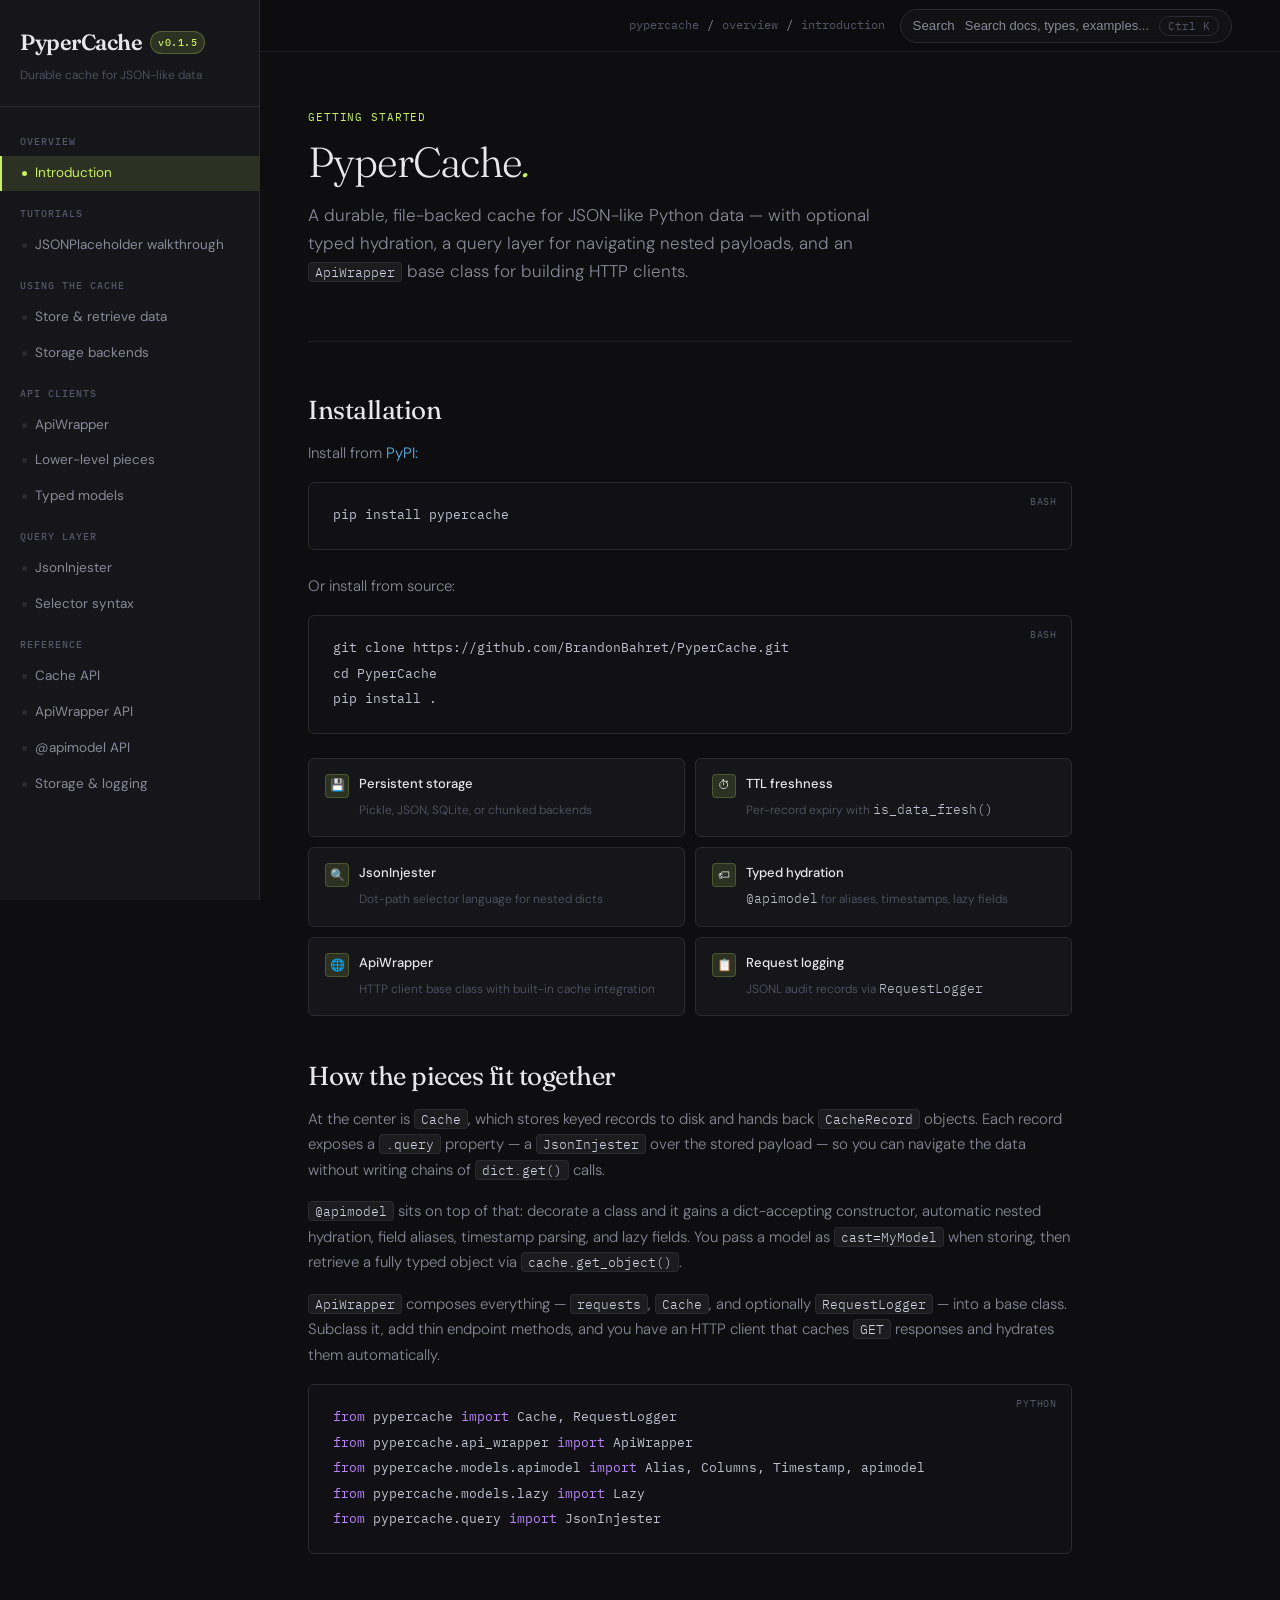
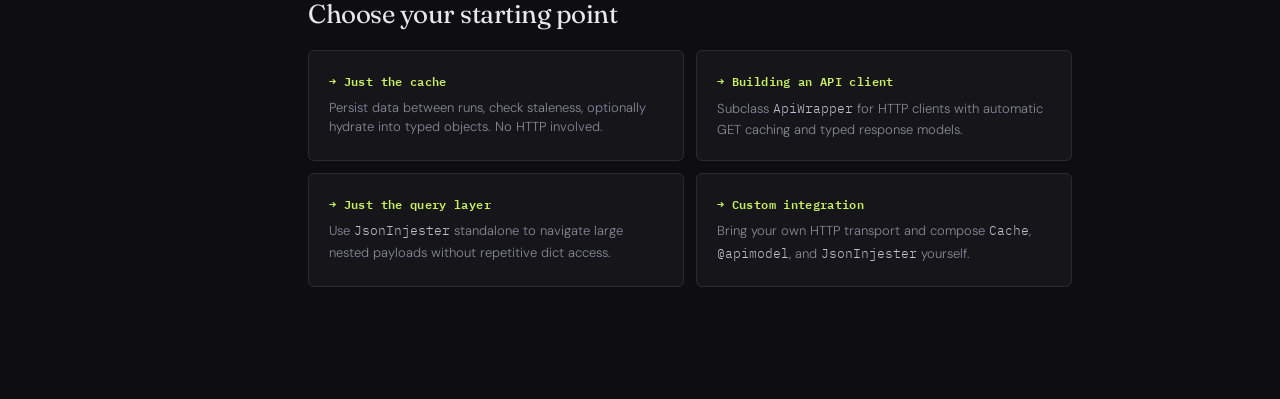
<file: docs/pypercache-docs.html>
<!DOCTYPE html>
<html lang="en">
<head>
<meta charset="UTF-8">
<meta name="viewport" content="width=device-width, initial-scale=1.0">

<link rel="preconnect" href="https://fonts.googleapis.com">
<link href="https://fonts.googleapis.com/css2?family=IBM+Plex+Mono:ital,wght@0,400;0,500;0,600;1,400&family=Fraunces:ital,opsz,wght@0,9..144,300;0,9..144,400;0,9..144,600;1,9..144,300&family=DM+Sans:wght@300;400;500&display=swap" rel="stylesheet">

<title>PyperCache — Docs</title>
<style>
  *, *::before, *::after { box-sizing: border-box; margin: 0; padding: 0; }

  :root {
    --bg: #0e0e10;
    --surface: #16161a;
    --border: #2a2a30;
    --border-subtle: #1e1e24;
    --text: #e8e8ec;
    --text-dim: #888898;
    --text-dimmer: #555568;
    --accent: #c8f060;
    --accent-dim: #a8cc45;
    --accent-glow: rgba(200,240,96,0.12);
    --accent2: #60b8f0;
    --accent2-dim: rgba(96,184,240,0.15);
    --red: #f06060;
    --sidebar-w: 260px;
    --code-bg: #111115;
    --radius: 6px;
  }

  html { scroll-behavior: smooth; }

  body {
    font-family: 'DM Sans', sans-serif;
    background: var(--bg);
    color: var(--text);
    font-size: 15px;
    line-height: 1.7;
    min-height: 100vh;
  }

  /* ── LAYOUT ── */
  .shell {
    display: flex;
    min-height: 100vh;
  }

  /* ── SIDEBAR ── */
  .sidebar {
    width: var(--sidebar-w);
    flex-shrink: 0;
    background: var(--surface);
    border-right: 1px solid var(--border);
    position: sticky;
    top: 0;
    height: 100vh;
    overflow-y: auto;
    display: flex;
    flex-direction: column;
  }

  .sidebar::-webkit-scrollbar { width: 4px; }
  .sidebar::-webkit-scrollbar-track { background: transparent; }
  .sidebar::-webkit-scrollbar-thumb { background: var(--border); border-radius: 4px; }

  .logo {
    padding: 24px 20px 20px;
    border-bottom: 1px solid var(--border);
    flex-shrink: 0;
  }

  .logo-name {
    font-family: 'Fraunces', serif;
    font-size: 22px;
    font-weight: 600;
    letter-spacing: -0.5px;
    color: var(--text);
    display: flex;
    align-items: center;
    gap: 8px;
  }

  .logo-pill {
    font-family: 'IBM Plex Mono', monospace;
    font-size: 10px;
    font-weight: 500;
    background: var(--accent-glow);
    color: var(--accent);
    border: 1px solid rgba(200,240,96,0.25);
    padding: 2px 7px;
    border-radius: 20px;
    letter-spacing: 0.05em;
  }

  .logo-tagline {
    font-size: 12px;
    color: var(--text-dimmer);
    margin-top: 4px;
    font-weight: 300;
  }

  nav {
    padding: 16px 0 24px;
    flex: 1;
  }

  .nav-group {
    margin-bottom: 4px;
  }

  .nav-group-label {
    font-size: 10px;
    font-weight: 500;
    letter-spacing: 0.1em;
    text-transform: uppercase;
    color: var(--text-dimmer);
    padding: 10px 20px 6px;
    font-family: 'IBM Plex Mono', monospace;
  }

  .nav-link {
    display: flex;
    align-items: center;
    gap: 8px;
    padding: 6px 20px;
    color: var(--text-dim);
    text-decoration: none;
    font-size: 13.5px;
    font-weight: 400;
    transition: color 0.15s, background 0.15s;
    border-left: 2px solid transparent;
    margin: 0 0 1px;
    cursor: pointer;
  }

  .nav-link:hover {
    color: var(--text);
    background: rgba(255,255,255,0.03);
  }

  .nav-link.active {
    color: var(--accent);
    border-left-color: var(--accent);
    background: var(--accent-glow);
  }

  .nav-link .dot {
    width: 5px;
    height: 5px;
    border-radius: 50%;
    background: var(--border);
    flex-shrink: 0;
    transition: background 0.15s;
  }

  .nav-link.active .dot { background: var(--accent); }

  /* ── MAIN ── */
  .main {
    flex: 1;
    min-width: 0;
    display: flex;
    flex-direction: column;
  }

  .topbar {
    position: sticky;
    top: 0;
    z-index: 10;
    background: rgba(14,14,16,0.85);
    backdrop-filter: blur(12px);
    border-bottom: 1px solid var(--border-subtle);
    padding: 0 48px;
    height: 52px;
    display: flex;
    align-items: center;
    justify-content: flex-end;
    flex-shrink: 0;
    gap: 15px;
  }

  .breadcrumb {
    font-family: 'IBM Plex Mono', monospace;
    font-size: 12px;
    color: var(--text-dimmer);
    display: flex;
    align-items: center;
    gap: 8px;
  }

  .breadcrumb span { color: var(--text-dim); }

  .topbar-actions {
    display: flex;
    gap: 12px;
    align-items: center;
  }

  .topbar-left {
    display: flex;
    align-items: center;
    gap: 14px;
    min-width: 0;
  }

  .badge {
    font-family: 'IBM Plex Mono', monospace;
    font-size: 11px;
    padding: 3px 10px;
    border-radius: 20px;
    border: 1px solid var(--border);
    color: var(--text-dimmer);
  }

  .search-trigger {
    display: inline-flex;
    align-items: center;
    gap: 10px;
    height: 34px;
    min-width: 240px;
    padding: 0 12px;
    border: 1px solid var(--border);
    border-radius: 999px;
    background: rgba(255,255,255,0.02);
    color: var(--text-dim);
    cursor: pointer;
    transition: border-color 0.15s, background 0.15s, color 0.15s;
  }

  .search-trigger:hover {
    border-color: rgba(200,240,96,0.35);
    background: rgba(200,240,96,0.06);
    color: var(--text);
  }

  .search-trigger-label {
    font-size: 13px;
    font-weight: 300;
    flex: 1;
    text-align: left;
  }

  .search-trigger-kbd {
    font-family: 'IBM Plex Mono', monospace;
    font-size: 11px;
    border: 1px solid var(--border);
    border-radius: 999px;
    padding: 2px 8px;
    color: var(--text-dimmer);
  }

  /* ── CONTENT ── */
  .content-outer {
    flex: 1;
    padding: 56px 48px 80px;
    max-width: 860px;
  }

  /* Page hero */
  .page-hero {
    margin-bottom: 52px;
    padding-bottom: 40px;
    border-bottom: 1px solid var(--border-subtle);
  }

  .page-tag {
    font-family: 'IBM Plex Mono', monospace;
    font-size: 11px;
    color: var(--accent);
    letter-spacing: 0.08em;
    text-transform: uppercase;
    margin-bottom: 12px;
  }

  .page-title {
    font-family: 'Fraunces', serif;
    font-size: 42px;
    font-weight: 300;
    letter-spacing: -1px;
    color: var(--text);
    line-height: 1.1;
    margin-bottom: 16px;
  }

  .page-title em {
    font-style: italic;
    color: var(--accent);
  }

  .page-lead {
    font-size: 17px;
    color: var(--text-dim);
    line-height: 1.65;
    font-weight: 300;
    max-width: 600px;
  }

  /* Sections */
  .section {
    display: none;
  }
  .section.active {
    display: block;
    animation: fadeIn 0.2s ease;
  }

  @keyframes fadeIn {
    from { opacity: 0; transform: translateY(6px); }
    to { opacity: 1; transform: translateY(0); }
  }

  /* Content elements */
  h2 {
    font-family: 'Fraunces', serif;
    font-size: 26px;
    font-weight: 400;
    letter-spacing: -0.5px;
    color: var(--text);
    margin: 44px 0 14px;
    line-height: 1.25;
  }

  h2:first-child { margin-top: 0; }

  h3 {
    font-family: 'IBM Plex Mono', monospace;
    font-size: 13px;
    font-weight: 500;
    color: var(--accent2);
    letter-spacing: 0.03em;
    margin: 32px 0 10px;
    text-transform: uppercase;
  }

  h4 {
    font-size: 15px;
    font-weight: 500;
    color: var(--text);
    margin: 20px 0 8px;
  }

  p {
    color: var(--text-dim);
    margin-bottom: 16px;
    font-weight: 300;
  }

  p strong {
    color: var(--text);
    font-weight: 500;
  }

  a { color: var(--accent2); text-decoration: none; }
  a:hover { text-decoration: underline; }

  .doc-link {
    color: var(--accent2);
    text-decoration: underline;
    text-decoration-color: rgba(96,184,240,0.45);
    text-underline-offset: 2px;
    cursor: pointer;
  }

  .doc-link:hover {
    color: #8ecdf6;
    text-decoration-color: currentColor;
  }

  /* Code */
  pre {
    background: var(--code-bg);
    border: 1px solid var(--border);
    border-radius: var(--radius);
    padding: 20px 24px;
    overflow-x: auto;
    margin: 16px 0 24px;
    position: relative;
  }

  pre::before {
    content: attr(data-lang);
    position: absolute;
    top: 10px;
    right: 14px;
    font-family: 'IBM Plex Mono', monospace;
    font-size: 10px;
    color: var(--text-dimmer);
    text-transform: uppercase;
    letter-spacing: 0.08em;
    transition: opacity 0.15s, transform 0.15s;
  }

  pre[data-lang]:hover::before,
  pre[data-lang]:focus-within::before {
    opacity: 0;
    transform: translateY(-2px);
  }

  .copy-code-button {
    position: absolute;
    top: 7px;
    right: 10px;
    height: 26px;
    padding: 0 8px 0 6px;
    display: inline-flex;
    align-items: center;
    gap: 5px;
    border: 1px solid rgba(200,240,96,0.28);
    border-radius: 999px;
    background: rgba(17,17,21,0.92);
    color: var(--text-dim);
    cursor: pointer;
    opacity: 0;
    transform: translateY(-2px);
    transition: opacity 0.15s, transform 0.15s, color 0.15s, border-color 0.15s, background 0.15s;
    z-index: 1;
    font-family: 'IBM Plex Mono', monospace;
    font-size: 10px;
    letter-spacing: 0.04em;
    white-space: nowrap;
  }

  .copy-code-button-label {
    line-height: 1;
  }

  pre[data-lang]:hover .copy-code-button,
  pre[data-lang]:focus-within .copy-code-button {
    opacity: 1;
    transform: translateY(0);
  }

  .copy-code-button:hover,
  .copy-code-button:focus-visible {
    color: var(--accent);
    border-color: rgba(200,240,96,0.55);
    background: rgba(200,240,96,0.08);
    outline: none;
  }

  .copy-code-button.copied {
    color: var(--accent);
    border-color: rgba(200,240,96,0.65);
    background: rgba(200,240,96,0.12);
  }

  .copy-code-button svg {
    width: 12px;
    height: 12px;
    fill: none;
    stroke: currentColor;
    stroke-width: 1.8;
    stroke-linecap: round;
    stroke-linejoin: round;
    flex-shrink: 0;
  }

  code {
    font-family: 'IBM Plex Mono', monospace;
    font-size: 13px;
    line-height: 1.75;
    color: #c0c0d0;
  }

  p code, li code {
    background: rgba(255,255,255,0.06);
    border: 1px solid var(--border);
    padding: 1px 6px;
    border-radius: 4px;
    font-size: 12.5px;
    color: #d4d4e8;
  }

  code.inline-code-ref {
    transition: border-color 0.15s, background 0.15s, color 0.15s, box-shadow 0.15s;
  }

  body.mod-nav-active code.inline-code-ref {
    border-color: rgba(96,184,240,0.3);
  }

  body.mod-nav-active code.inline-code-ref:hover {
    cursor: pointer;
    color: #eef6ff;
    background: rgba(96,184,240,0.12);
    border-color: rgba(96,184,240,0.55);
    box-shadow: 0 0 0 1px rgba(96,184,240,0.18);
  }

  /* Syntax highlight tokens */
  .kw { color: #bb86fc; }
  .fn { color: #82b4ff; }
  .cl { color: var(--accent); }
  .st { color: #a8e6a3; }
  .cm { color: var(--text-dimmer); font-style: italic; }
  .num { color: #ffb347; }
  .dc { color: #f0a0a0; }

  /* Callouts */
  .callout {
    border: 1px solid var(--border);
    border-left: 3px solid var(--accent);
    background: var(--accent-glow);
    border-radius: var(--radius);
    padding: 14px 18px;
    margin: 20px 0;
    font-size: 14px;
    color: var(--text-dim);
  }

  .callout.info {
    border-left-color: var(--accent2);
    background: var(--accent2-dim);
  }

  .callout.warn {
    border-left-color: var(--red);
    background: rgba(240,96,96,0.08);
  }

  .callout strong { color: var(--text); font-weight: 500; }

  /* Choice cards */
  .cards {
    display: grid;
    grid-template-columns: 1fr 1fr;
    gap: 12px;
    margin: 20px 0 32px;
  }

  .card {
    background: var(--surface);
    border: 1px solid var(--border);
    border-radius: var(--radius);
    padding: 20px;
    cursor: pointer;
    transition: border-color 0.15s, background 0.15s;
  }

  .card:hover {
    border-color: var(--accent);
    background: rgba(200,240,96,0.04);
  }

  .card-title {
    font-family: 'IBM Plex Mono', monospace;
    font-size: 12px;
    font-weight: 600;
    color: var(--accent);
    margin-bottom: 6px;
    letter-spacing: 0.03em;
  }

  .card-desc {
    font-size: 13px;
    color: var(--text-dim);
    font-weight: 300;
    line-height: 1.5;
  }

  /* Tables */
  table {
    width: 100%;
    border-collapse: collapse;
    margin: 16px 0 24px;
    font-size: 13.5px;
  }

  th {
    font-family: 'IBM Plex Mono', monospace;
    font-size: 11px;
    text-transform: uppercase;
    letter-spacing: 0.07em;
    color: var(--text-dimmer);
    border-bottom: 1px solid var(--border);
    padding: 8px 14px;
    text-align: left;
    font-weight: 500;
  }

  td {
    padding: 10px 14px;
    border-bottom: 1px solid var(--border-subtle);
    color: var(--text-dim);
    vertical-align: top;
  }

  td:first-child {
    font-family: 'IBM Plex Mono', monospace;
    font-size: 12.5px;
    color: var(--accent2);
    white-space: nowrap;
  }

  td strong { color: var(--text); font-weight: 500; }
  tr:last-child td { border-bottom: none; }

  /* Method signatures */
  .method {
    background: var(--code-bg);
    border: 1px solid var(--border);
    border-radius: var(--radius);
    padding: 14px 18px;
    margin: 12px 0 8px;
    font-family: 'IBM Plex Mono', monospace;
    font-size: 13px;
    color: var(--text-dim);
  }

  .method .mname { color: #82b4ff; font-weight: 600; }
  .method .mparam { color: var(--text-dim); }
  .method .mtype { color: var(--accent); }
  .method .mdefault { color: var(--text-dimmer); }

  /* Lists */
  ul, ol {
    padding-left: 20px;
    margin: 10px 0 18px;
    color: var(--text-dim);
    font-weight: 300;
  }

  li { margin-bottom: 5px; }
  li code { font-size: 12px; }

  /* Selector reference */
  .selector-row {
    display: flex;
    gap: 16px;
    align-items: baseline;
    padding: 12px 0;
    border-bottom: 1px solid var(--border-subtle);
  }

  .selector-syntax {
    font-family: 'IBM Plex Mono', monospace;
    font-size: 13px;
    color: var(--accent);
    min-width: 180px;
    flex-shrink: 0;
  }

  .selector-desc {
    font-size: 13.5px;
    color: var(--text-dim);
    font-weight: 300;
  }

  /* Dividers */
  hr {
    border: none;
    border-top: 1px solid var(--border-subtle);
    margin: 36px 0;
  }

  /* Feature grid */
  .feature-grid {
    display: grid;
    grid-template-columns: 1fr 1fr;
    gap: 10px;
    margin: 20px 0 32px;
  }

  .feature-item {
    background: var(--surface);
    border: 1px solid var(--border);
    border-radius: var(--radius);
    padding: 14px 16px;
    display: flex;
    gap: 10px;
    align-items: flex-start;
  }

  .feature-icon {
    width: 24px;
    height: 24px;
    background: var(--accent-glow);
    border: 1px solid rgba(200,240,96,0.2);
    border-radius: 4px;
    display: flex;
    align-items: center;
    justify-content: center;
    font-size: 12px;
    flex-shrink: 0;
    margin-top: 1px;
  }

  .feature-text strong {
    display: block;
    font-size: 13px;
    font-weight: 500;
    color: var(--text);
    margin-bottom: 2px;
  }

  .feature-text span {
    font-size: 12px;
    color: var(--text-dimmer);
    font-weight: 300;
  }

  /* Mobile */
  .menu-toggle {
    display: none;
    background: none;
    border: 1px solid var(--border);
    color: var(--text-dim);
    padding: 6px 10px;
    border-radius: 4px;
    cursor: pointer;
    font-size: 14px;
  }

  .search-modal {
    position: fixed;
    inset: 0;
    background: rgba(5, 7, 10, 0.7);
    backdrop-filter: blur(8px);
    display: none;
    align-items: flex-start;
    justify-content: center;
    padding: 72px 24px 24px;
    z-index: 200;
  }

  .search-modal.open {
    display: flex;
  }

  .search-panel {
    width: min(920px, 100%);
    max-height: calc(100vh - 96px);
    overflow: hidden;
    display: flex;
    flex-direction: column;
    background: #111317;
    border: 1px solid rgba(255,255,255,0.08);
    border-radius: 18px;
    box-shadow: 0 24px 80px rgba(0,0,0,0.45);
  }

  .search-head {
    display: flex;
    align-items: center;
    gap: 14px;
    padding: 18px 18px 14px;
    border-bottom: 1px solid var(--border-subtle);
  }

  .search-input-wrap {
    flex: 1;
    display: flex;
    align-items: center;
    gap: 12px;
    padding: 0 14px;
    border: 1px solid var(--border);
    border-radius: 14px;
    background: rgba(255,255,255,0.03);
  }

  .search-input {
    flex: 1;
    border: 0;
    outline: 0;
    background: transparent;
    color: var(--text);
    font: inherit;
    font-size: 15px;
    padding: 14px 0;
  }

  .search-input::placeholder {
    color: var(--text-dimmer);
  }

  .search-close {
    border: 1px solid var(--border);
    background: transparent;
    color: var(--text-dim);
    border-radius: 10px;
    padding: 10px 12px;
    cursor: pointer;
  }

  .search-toolbar {
    display: flex;
    justify-content: flex-end;
    gap: 16px;
    padding: 0 18px 14px;
    border-bottom: 1px solid var(--border-subtle);
    color: var(--text-dimmer);
    font-size: 12px;
  }

  .search-pill {
    font-family: 'IBM Plex Mono', monospace;
    font-size: 11px;
    padding: 4px 8px;
    border-radius: 999px;
    border: 1px solid var(--border);
    color: var(--text-dimmer);
  }

  .search-results {
    padding: 10px 12px 14px;
    overflow-y: auto;
  }

  .search-answer {
    border: 1px solid rgba(96,184,240,0.2);
    background: rgba(96,184,240,0.08);
    border-radius: 14px;
    padding: 16px 16px 14px;
    margin-bottom: 12px;
  }

  .search-answer-title {
    display: flex;
    align-items: center;
    justify-content: flex-end;
    gap: 12px;
    margin-bottom: 10px;
  }

  .search-answer-title strong {
    color: var(--text);
    font-size: 14px;
    font-weight: 500;
  }

  .search-answer-body {
    color: var(--text-dim);
    font-size: 14px;
    line-height: 1.65;
  }

  .search-answer-link {
    display: block;
    width: 100%;
    text-align: left;
    border: 1px solid rgba(96,184,240,0.15);
    background: rgba(255,255,255,0.02);
    color: var(--text-dim);
    border-radius: 12px;
    padding: 12px 13px;
    margin-bottom: 10px;
    cursor: pointer;
    transition: border-color 0.15s, background 0.15s, transform 0.15s;
  }

  .search-answer-link:hover {
    border-color: rgba(96,184,240,0.28);
    background: rgba(255,255,255,0.05);
    transform: translateY(-1px);
  }

  .search-answer-link strong {
    color: var(--text);
    display: block;
    margin-bottom: 4px;
  }

  .search-answer-link span {
    display: block;
  }

  .search-answer-source {
    appearance: none;
    border: 1px solid var(--border);
    background: transparent;
    color: var(--text-dimmer);
    border-radius: 999px;
    padding: 6px 10px;
    font-family: 'IBM Plex Mono', monospace;
    font-size: 11px;
    cursor: pointer;
  }

  .search-answer-sources {
    display: flex;
    flex-wrap: wrap;
    gap: 8px;
    margin-top: 10px;
  }

  .search-empty {
    padding: 36px 20px 44px;
    color: var(--text-dim);
  }

  .search-empty strong {
    color: var(--text);
  }

  .search-result {
    border: 1px solid transparent;
    border-radius: 14px;
    padding: 14px 14px 16px;
    margin-bottom: 10px;
    background: rgba(255,255,255,0.02);
    cursor: pointer;
    transition: border-color 0.15s, background 0.15s, transform 0.15s;
  }

  .search-result:hover,
  .search-result.active {
    border-color: rgba(200,240,96,0.28);
    background: rgba(200,240,96,0.06);
    transform: translateY(-1px);
  }

  .search-result-top {
    display: flex;
    justify-content: flex-end;
    gap: 12px;
    margin-bottom: 8px;
  }

  .search-result-path {
    font-family: 'IBM Plex Mono', monospace;
    font-size: 11px;
    color: var(--accent2);
    letter-spacing: 0.03em;
    text-transform: uppercase;
  }

  .search-result-score {
    font-family: 'IBM Plex Mono', monospace;
    font-size: 11px;
    color: var(--text-dimmer);
  }

  .search-result-title {
    color: var(--text);
    font-size: 16px;
    font-weight: 500;
    margin-bottom: 6px;
  }

  .search-result-preview {
    color: var(--text-dim);
    font-size: 14px;
    line-height: 1.65;
  }

  .search-result-meta {
    display: flex;
    flex-wrap: wrap;
    gap: 8px;
    margin-top: 10px;
  }

  .search-chip {
    font-family: 'IBM Plex Mono', monospace;
    font-size: 10px;
    color: var(--text-dimmer);
    border: 1px solid var(--border);
    border-radius: 999px;
    padding: 3px 8px;
  }

  mark.search-hit {
    background: rgba(200,240,96,0.2);
    color: var(--text);
    border-radius: 3px;
    padding: 0 2px;
  }

  .search-target-glow {
    border-radius: 10px;
    animation: searchTargetGlow 1.8s ease-out;
  }

  @keyframes searchTargetGlow {
    0% {
      background: transparent;
      box-shadow: 0 0 0 0 rgba(200,240,96,0);
    }
    18% {
      background: rgba(200,240,96,0.08);
      box-shadow: 0 0 0 2px rgba(200,240,96,0.42), 0 0 28px rgba(200,240,96,0.2);
    }
    100% {
      background: transparent;
      box-shadow: 0 0 0 0 rgba(200,240,96,0);
    }
  }

  @media (max-width: 820px) {
    .sidebar {
      position: fixed;
      left: -280px;
      top: 0;
      z-index: 100;
      transition: left 0.25s ease;
      width: 260px;
    }

    .sidebar.open { left: 0; }

    .menu-toggle { display: block; }

    .content-outer { padding: 32px 24px 60px; }
    .topbar { padding: 0 24px; }
    .topbar-left { gap: 10px; }
    .search-trigger { min-width: 0; width: auto; }
    .search-trigger-kbd { display: none; }
    .search-toolbar { flex-direction: column; }

    .cards, .feature-grid { grid-template-columns: 1fr; }

    .page-title { font-size: 30px; }
    .page-lead { font-size: 15px; }
  }
</style>
</head>
<body>

<div class="shell">

  <!-- SIDEBAR -->
  <aside class="sidebar" id="sidebar">
    <div class="logo">
      <div class="logo-name">
        PyperCache
        <span class="logo-pill">v0.1.5</span>
      </div>
      <div class="logo-tagline">Durable cache for JSON-like data</div>
    </div>

    <nav>
      <div class="nav-group">
        <div class="nav-group-label">Overview</div>
        <a class="nav-link active" onclick="show('overview')">
          <span class="dot"></span> Introduction
        </a>
      </div>

      <div class="nav-group">
        <div class="nav-group-label">Tutorials</div>
        <a class="nav-link" onclick="show('tutorial-jsonplaceholder')">
          <span class="dot"></span> JSONPlaceholder walkthrough
        </a>
      </div>

      <div class="nav-group">
        <div class="nav-group-label">Using the Cache</div>
        <a class="nav-link" onclick="show('cache-basics')">
          <span class="dot"></span> Store &amp; retrieve data
        </a>
        <a class="nav-link" onclick="show('storage-backends')">
          <span class="dot"></span> Storage backends
        </a>
      </div>

      <div class="nav-group">
        <div class="nav-group-label">API Clients</div>
        <a class="nav-link" onclick="show('api-wrapper')">
          <span class="dot"></span> ApiWrapper
        </a>
        <a class="nav-link" onclick="show('building-blocks')">
          <span class="dot"></span> Lower-level pieces
        </a>
        <a class="nav-link" onclick="show('typed-models')">
          <span class="dot"></span> Typed models
        </a>
      </div>

      <div class="nav-group">
        <div class="nav-group-label">Query Layer</div>
        <a class="nav-link" onclick="show('json-injester')">
          <span class="dot"></span> JsonInjester
        </a>
        <a class="nav-link" onclick="show('selector-guide')">
          <span class="dot"></span> Selector syntax
        </a>
      </div>

      <div class="nav-group">
        <div class="nav-group-label">Reference</div>
        <a class="nav-link" onclick="show('ref-cache')">
          <span class="dot"></span> Cache API
        </a>
        <a class="nav-link" onclick="show('ref-apiwrapper')">
          <span class="dot"></span> ApiWrapper API
        </a>
        <a class="nav-link" onclick="show('ref-apimodel')">
          <span class="dot"></span> @apimodel API
        </a>
        <a class="nav-link" onclick="show('ref-storage')">
          <span class="dot"></span> Storage &amp; logging
        </a>
      </div>
    </nav>
  </aside>

  <!-- MAIN -->
  <div class="main">
    <div class="topbar">
      <div class="topbar-left">
        <button class="menu-toggle" onclick="toggleSidebar()">☰</button>
        <div class="breadcrumb" id="breadcrumb">
          pypercache <span>/</span> introduction
        </div>
      </div>
      <div class="topbar-actions">
        <button class="search-trigger" type="button" onclick="openSearchModal()">
          <span aria-hidden="true">Search</span>
          <span class="search-trigger-label">Search docs, types, examples...</span>
          <span class="search-trigger-kbd">Ctrl K</span>
        </button>
      </div>
    </div>

    <div class="content-outer">

      <!-- ══════════════════════════════════════ OVERVIEW -->
      <div class="section active" id="section-overview">
        <div class="page-hero">
          <div class="page-tag">Getting started</div>
          <h1 class="page-title">PyperCache<em>.</em></h1>
          <p class="page-lead">A durable, file-backed cache for JSON-like Python data — with optional typed hydration, a query layer for navigating nested payloads, and an <code>ApiWrapper</code> base class for building HTTP clients.</p>
        </div>

        <h2>Installation</h2>
        <p>Install from <a href="https://pypi.org/project/pypercache/" target="_blank">PyPI:</a></p>
        <pre data-lang="bash"><code>pip install pypercache</code></pre>
        <p>Or install from source:</p>
        <pre data-lang="bash"><code>git clone https://github.com/BrandonBahret/PyperCache.git
cd PyperCache
pip install .</code></pre>

        <div class="feature-grid">
          <div class="feature-item">
            <div class="feature-icon">💾</div>
            <div class="feature-text">
              <strong>Persistent storage</strong>
              <span>Pickle, JSON, SQLite, or chunked backends</span>
            </div>
          </div>
          <div class="feature-item">
            <div class="feature-icon">⏱</div>
            <div class="feature-text">
              <strong>TTL freshness</strong>
              <span>Per-record expiry with <code>is_data_fresh()</code></span>
            </div>
          </div>
          <div class="feature-item">
            <div class="feature-icon">🔍</div>
            <div class="feature-text">
              <strong>JsonInjester</strong>
              <span>Dot-path selector language for nested dicts</span>
            </div>
          </div>
          <div class="feature-item">
            <div class="feature-icon">🏷</div>
            <div class="feature-text">
              <strong>Typed hydration</strong>
              <span><code>@apimodel</code> for aliases, timestamps, lazy fields</span>
            </div>
          </div>
          <div class="feature-item">
            <div class="feature-icon">🌐</div>
            <div class="feature-text">
              <strong>ApiWrapper</strong>
              <span>HTTP client base class with built-in cache integration</span>
            </div>
          </div>
          <div class="feature-item">
            <div class="feature-icon">📋</div>
            <div class="feature-text">
              <strong>Request logging</strong>
              <span>JSONL audit records via <code>RequestLogger</code></span>
            </div>
          </div>
        </div>

        <h2>How the pieces fit together</h2>
        <p>At the center is <code>Cache</code>, which stores keyed records to disk and hands back <code>CacheRecord</code> objects. Each record exposes a <code>.query</code> property — a <code>JsonInjester</code> over the stored payload — so you can navigate the data without writing chains of <code>dict.get()</code> calls.</p>
        <p><code>@apimodel</code> sits on top of that: decorate a class and it gains a dict-accepting constructor, automatic nested hydration, field aliases, timestamp parsing, and lazy fields. You pass a model as <code>cast=MyModel</code> when storing, then retrieve a fully typed object via <code>cache.get_object()</code>.</p>
        <p><code>ApiWrapper</code> composes everything — <code>requests</code>, <code>Cache</code>, and optionally <code>RequestLogger</code> — into a base class. Subclass it, add thin endpoint methods, and you have an HTTP client that caches <code>GET</code> responses and hydrates them automatically.</p>

        <pre data-lang="python"><code><span class="kw">from</span> pypercache <span class="kw">import</span> Cache, RequestLogger
<span class="kw">from</span> pypercache.api_wrapper <span class="kw">import</span> ApiWrapper
<span class="kw">from</span> pypercache.models.apimodel <span class="kw">import</span> Alias, Columns, Timestamp, apimodel
<span class="kw">from</span> pypercache.models.lazy <span class="kw">import</span> Lazy
<span class="kw">from</span> pypercache.query <span class="kw">import</span> JsonInjester</code></pre>

        <h2>Choose your starting point</h2>
        <div class="cards">
          <div class="card" onclick="show('cache-basics')">
            <div class="card-title">→ Just the cache</div>
            <div class="card-desc">Persist data between runs, check staleness, optionally hydrate into typed objects. No HTTP involved.</div>
          </div>
          <div class="card" onclick="show('api-wrapper')">
            <div class="card-title">→ Building an API client</div>
            <div class="card-desc">Subclass <code>ApiWrapper</code> for HTTP clients with automatic GET caching and typed response models.</div>
          </div>
          <div class="card" onclick="show('json-injester')">
            <div class="card-title">→ Just the query layer</div>
            <div class="card-desc">Use <code>JsonInjester</code> standalone to navigate large nested payloads without repetitive dict access.</div>
          </div>
          <div class="card" onclick="show('building-blocks')">
            <div class="card-title">→ Custom integration</div>
            <div class="card-desc">Bring your own HTTP transport and compose <code>Cache</code>, <code>@apimodel</code>, and <code>JsonInjester</code> yourself.</div>
          </div>
        </div>
      </div>

      <!-- ══════════════════════════════════════ CACHE BASICS -->
      <div class="section" id="section-tutorial-jsonplaceholder">
        <div class="page-hero">
          <div class="page-tag">Tutorials</div>
          <h1 class="page-title">Walk through a small <em>API client</em></h1>
          <p class="page-lead">The <code>examples/jsonplaceholder_api</code> example is the shortest end-to-end wrapper in the repository. It shows the full PyperCache workflow: define typed models, subclass <code>ApiWrapper</code>, let <code>GET</code> requests cache automatically, and opt out of cache for a mutating <code>POST</code>.</p>
        </div>

        <h2>Why this example is the right starting point</h2>
        <p>JSONPlaceholder is intentionally simple in the best possible way. There is one base URL, no authentication, and small JSON payloads with predictable structure. That makes it a good teaching surface for the core wrapper pattern without introducing concerns like OAuth, pagination cursors, or multi-origin routing.</p>
        <p>The goal of the example is not to exercise every PyperCache feature. It is to show the smallest realistic client you can copy into a real project and then extend.</p>

        <h2>Start with models that match the payloads you already have</h2>
        <p>The wrapper begins with a few response models. Each one is decorated with <code>@apimodel(validate=True)</code>, which means incoming JSON is hydrated into typed Python objects and checked against the annotated field types during construction.</p>
        <p>Where the upstream API uses camelCase keys, the example maps them into snake_case attributes with <code>Alias(...)</code>. That keeps the Python surface conventional without forcing you to rewrite the raw payload format.</p>

        <pre data-lang="python"><code><span class="kw">from</span> typing <span class="kw">import</span> Annotated
<span class="kw">from</span> pypercache.models.apimodel <span class="kw">import</span> Alias, apimodel

<span class="dc">@apimodel</span>(validate=<span class="kw">True</span>)
<span class="kw">class</span> <span class="cl">Post</span>:
    user_id: <span class="cl">Annotated</span>[int, <span class="cl">Alias</span>(<span class="st">"userId"</span>)]
    id: int
    title: str
    body: str

<span class="dc">@apimodel</span>(validate=<span class="kw">True</span>)
<span class="kw">class</span> <span class="cl">Company</span>:
    name: str
    catch_phrase: <span class="cl">Annotated</span>[str, <span class="cl">Alias</span>(<span class="st">"catchPhrase"</span>)]
    bs: str</code></pre>

        <p>Nested response objects work the same way. The <code>User</code> model contains an <code>Address</code>, which contains a <code>Geo</code>, and hydration recursively builds those child objects for you.</p>

        <h2>Wrap the API in thin endpoint methods</h2>
        <p>Once the models exist, the wrapper class stays small. Its constructor passes a single origin, a cache path, and a default expiry to <code>ApiWrapper</code>. After that, each endpoint is just a thin method around <code>request()</code>.</p>

        <pre data-lang="python"><code><span class="kw">class</span> <span class="cl">JSONPlaceholderClient</span>(<span class="cl">ApiWrapper</span>):
    <span class="kw">def</span> <span class="fn">__init__</span>(self) -> <span class="kw">None</span>:
        <span class="fn">super()</span>.<span class="fn">__init__</span>(
            origins={<span class="st">"default"</span>: <span class="st">"https://jsonplaceholder.typicode.com"</span>},
            default_origin=<span class="st">"default"</span>,
            cache_path=<span class="st">"jsonplaceholder_cache.json"</span>,
            default_expiry=<span class="num">300</span>,
            request_log_path=<span class="st">"jsonplaceholder_requests.log"</span>,
        )

    <span class="kw">def</span> <span class="fn">get_post</span>(self, post_id: int) -> <span class="cl">Post</span>:
        <span class="kw">return</span> self.<span class="fn">request</span>(<span class="st">"GET"</span>, f<span class="st">"/posts/{post_id}"</span>, expected=<span class="st">"json"</span>, cast=<span class="cl">Post</span>)

    <span class="kw">def</span> <span class="fn">list_post_comments</span>(self, post_id: int) -> list[<span class="cl">Comment</span>]:
        <span class="kw">return</span> self.<span class="fn">request</span>(
            <span class="st">"GET"</span>,
            f<span class="st">"/posts/{post_id}/comments"</span>,
            expected=<span class="st">"json"</span>,
            cast=list[<span class="cl">Comment</span>],
        )</code></pre>

        <p>This is the part worth internalizing: the endpoint methods describe intent, not plumbing. You name the HTTP method, path, expected response type, and the model to hydrate into. URL joining, JSON decoding, cache lookup, cache writeback, and object construction are handled underneath.</p>

        <div class="callout info"><strong>Related docs:</strong> The pieces used here are documented in <a class="doc-link" href="#section-api-wrapper" onclick="show('api-wrapper'); return false;"><code>Build with ApiWrapper</code></a> for the wrapper pattern, <a class="doc-link" href="#section-typed-models" onclick="show('typed-models'); return false;"><code>Typed models</code></a> for <code>@apimodel</code> and <code>Alias</code>, and <a class="doc-link" href="#section-ref-apiwrapper" onclick="show('ref-apiwrapper'); return false;"><code>ApiWrapper API</code></a> for the exact <code>request()</code> signature.</div>

        <h2>Let cached GETs make the second call boring</h2>
        <p>The companion <code>app.py</code> script demonstrates the runtime behavior. It first fetches post <code>#1</code>, then immediately fetches the same post again. Because the method is a <code>GET</code> with <code>expected="json"</code>, PyperCache stores the first response and serves the second one from the cache while the entry is still fresh.</p>

        <pre data-lang="python"><code>client = <span class="cl">JSONPlaceholderClient</span>(
    cache_path=<span class="st">"jsonplaceholder_cache.json"</span>,
    request_log_path=<span class="st">"jsonplaceholder_requests.log"</span>,
)

post = client.<span class="fn">get_post</span>(<span class="num">1</span>)
cached_post = client.<span class="fn">get_post</span>(<span class="num">1</span>)

author = client.<span class="fn">get_user</span>(post.user_id)
comments = client.<span class="fn">list_post_comments</span>(post.id)
todo = client.<span class="fn">get_todo</span>(<span class="num">1</span>)</code></pre>

        <p>That sequence is the narrative center of the example. The first request proves the wrapper can fetch and hydrate a resource. The second request proves the cache is active. The follow-up calls show that once you have a typed object back, using fields like <code>post.user_id</code> to drive the next request feels like ordinary Python code rather than manual JSON plumbing.</p>

        <h2>Treat writes differently from reads</h2>
        <p>The example ends with a <code>create_post()</code> method. This is where the code deliberately opts out of the cache:</p>

        <pre data-lang="python"><code><span class="kw">def</span> <span class="fn">create_post</span>(self, *, user_id: int, title: str, body: str) -> <span class="cl">CreatedPost</span>:
    <span class="kw">return</span> self.<span class="fn">request</span>(
        <span class="st">"POST"</span>,
        <span class="st">"/posts"</span>,
        expected=<span class="st">"json"</span>,
        json_body={
            <span class="st">"userId"</span>: user_id,
            <span class="st">"title"</span>: title,
            <span class="st">"body"</span>: body,
        },
        use_cache=<span class="kw">False</span>,
        cast=<span class="cl">CreatedPost</span>,
    )</code></pre>

        <p>This mirrors the documented caching rule for <code>ApiWrapper.request()</code>: cached responses are for read paths, not mutating calls. The explicit <code>use_cache=False</code> makes that policy visible in the method body, which is useful both as documentation for readers and as protection if the method grows later.</p>
        <p>JSONPlaceholder itself does not persist the new record, so the point is not durable remote state. The point is to show how request encoding with <code>json_body=...</code> and typed response hydration still work cleanly on the write path.</p>

        <h2>What to copy into your own project</h2>
        <p>If you are starting a real client, the practical pattern is straightforward: model the responses you care about, subclass <code>ApiWrapper</code>, make each endpoint method one call to <code>request()</code>, and let the cache cover repeatable <code>GET</code> traffic. Add custom headers in <code>get_session()</code> only when the API requires them.</p>
        <p>When the process exits, call <code>client.close()</code>. That closes the wrapper's cache and flushes pending writes for backends such as SQLite when they are in use.</p>
      </div>

      <div class="section" id="section-cache-basics">
        <div class="page-hero">
          <div class="page-tag">Cache users</div>
          <h1 class="page-title">Store &amp; retrieve <em>data</em></h1>
          <p class="page-lead">The core persistence workflow: write a payload by key, check whether it's fresh, and read it back — with optional typed hydration via <code>@apimodel</code>.</p>
        </div>

        <h2>Create a cache</h2>
        <p>Pass a file path. The extension determines which storage backend is used.</p>

        <pre data-lang="python"><code><span class="kw">from</span> pypercache <span class="kw">import</span> Cache

cache = <span class="cl">Cache</span>(filepath=<span class="st">"app_cache.pkl"</span>)</code></pre>

        <p>Omit <code>filepath</code> and it defaults to <code>api-cache.pkl</code> in the working directory.</p>

        <h2>Store and read</h2>

        <pre data-lang="python"><code>cache.<span class="fn">store</span>(<span class="st">"user:1"</span>, {<span class="st">"name"</span>: <span class="st">"Alice"</span>, <span class="st">"role"</span>: <span class="st">"admin"</span>})
cache.<span class="fn">store</span>(<span class="st">"user:2"</span>, {<span class="st">"name"</span>: <span class="st">"Bob"</span>, <span class="st">"role"</span>: <span class="st">"user"</span>}, expiry=<span class="num">3600</span>)

record = cache.<span class="fn">get</span>(<span class="st">"user:1"</span>)
print(record.data)          <span class="cm"># the raw payload</span>
print(record.is_data_stale) <span class="cm"># False — no expiry set</span>
print(record.expiry)        <span class="cm"># inf</span></code></pre>

        <p><code>get()</code> always returns a <code>CacheRecord</code>. Access <code>.data</code> for the raw payload. It raises <code>KeyError</code> if the key doesn't exist.</p>

        <h2>TTL and freshness</h2>
        <p>The typical pattern is fetch-or-cache: check freshness, run the expensive work if stale, then read from cache.</p>

        <pre data-lang="python"><code>key = <span class="st">"expensive-result"</span>

<span class="kw">if not</span> cache.<span class="fn">is_data_fresh</span>(key):
    payload = <span class="fn">run_expensive_work</span>()
    cache.<span class="fn">store</span>(key, payload, expiry=<span class="num">300</span>)

result = cache.<span class="fn">get</span>(key).data</code></pre>

        <p><code>is_data_fresh()</code> returns <code>False</code> when the key doesn't exist or the record's TTL has elapsed. It never throws.</p>

        <h2>Updating a record</h2>
        <p><code>update()</code> replaces the payload and refreshes the timestamp while keeping the original expiry and any <code>cast</code> metadata intact.</p>

        <pre data-lang="python"><code>cache.<span class="fn">update</span>(<span class="st">"settings"</span>, {<span class="st">"theme"</span>: <span class="st">"light"</span>, <span class="st">"page_size"</span>: <span class="num">50</span>})</code></pre>

        <div class="callout warn"><strong>Note:</strong> <code>update()</code> raises <code>KeyError</code> if the key doesn't exist. Use <code>store()</code> when you don't know whether the key is there yet.</div>

        <h2>Typed round-trips</h2>
        <p>Store a record with <code>cast=MyModel</code> and retrieve it as a fully hydrated object using <code>get_object()</code>.</p>

        <pre data-lang="python"><code><span class="kw">from</span> pypercache.models.apimodel <span class="kw">import</span> apimodel

<span class="dc">@apimodel</span>(validate=<span class="kw">True</span>)
<span class="kw">class</span> <span class="cl">User</span>:
    id: int
    name: str

cache.<span class="fn">store</span>(<span class="st">"user:1"</span>, {<span class="st">"id"</span>: <span class="num">1</span>, <span class="st">"name"</span>: <span class="st">"Ada"</span>}, cast=<span class="cl">User</span>)

user = cache.<span class="fn">get_object</span>(<span class="st">"user:1"</span>)
print(user.name)  <span class="cm"># "Ada"</span>

cache.<span class="fn">close</span>()</code></pre>

        <div class="callout info"><strong>Tip:</strong> Always call <code>cache.close()</code> when using SQLite (<code>.db</code>) to flush pending writes. It's a no-op for other backends, so it's safe to call regardless.</div>

        <h2>Querying the payload inline</h2>
        <p>Every <code>CacheRecord</code> exposes a <code>JsonInjester</code> via <code>.query</code>, so you can navigate the stored data without a separate extraction step.</p>

        <pre data-lang="python"><code>cache.<span class="fn">store</span>(<span class="st">"order:1"</span>, {
    <span class="st">"customer"</span>: {<span class="st">"name"</span>: <span class="st">"Sarah Johnson"</span>},
    <span class="st">"items"</span>: [
        {<span class="st">"name"</span>: <span class="st">"Laptop"</span>, <span class="st">"price"</span>: <span class="num">999.99</span>, <span class="st">"category"</span>: <span class="st">"electronics"</span>},
        {<span class="st">"name"</span>: <span class="st">"Mouse"</span>, <span class="st">"price"</span>: <span class="num">59.99</span>, <span class="st">"category"</span>: <span class="st">"electronics"</span>},
    ],
})

q = cache.<span class="fn">get</span>(<span class="st">"order:1"</span>).query
print(q.<span class="fn">get</span>(<span class="st">"customer.name"</span>))
print(q.<span class="fn">get</span>(<span class="st">"items?name*"</span>))
print(q.<span class="fn">get</span>(<span class="st">"items?category=electronics"</span>))</code></pre>

        <h2>Clearing the cache</h2>
        <pre data-lang="python"><code>cache.<span class="fn">completely_erase_cache</span>()
print(cache.<span class="fn">has</span>(<span class="st">"user:1"</span>))  <span class="cm"># False</span></code></pre>
      </div>

      <!-- ══════════════════════════════════════ STORAGE BACKENDS -->
      <div class="section" id="section-storage-backends">
        <div class="page-hero">
          <div class="page-tag">Cache users</div>
          <h1 class="page-title">Storage <em>backends</em></h1>
          <p class="page-lead">The backend is selected purely from the file extension. The cache API is identical across all of them.</p>
        </div>

        <pre data-lang="python"><code>Cache(filepath=<span class="st">"cache.pkl"</span>)      <span class="cm"># Pickle — default</span>
Cache(filepath=<span class="st">"cache.json"</span>)     <span class="cm"># JSON — human-readable</span>
Cache(filepath=<span class="st">"cache.manifest"</span>) <span class="cm"># Chunked — large stores</span>
Cache(filepath=<span class="st">"cache.db"</span>)       <span class="cm"># SQLite — best write behavior</span></code></pre>

        <h2>Quick comparison</h2>
        <table>
          <thead>
            <tr>
              <th>Extension</th>
              <th>Backend</th>
              <th>Best for</th>
            </tr>
          </thead>
          <tbody>
            <tr>
              <td>.pkl</td>
              <td><strong>Pickle</strong></td>
              <td>Default choice. Simple, fast, Python-native serialization. Rewrites the whole file on save.</td>
            </tr>
            <tr>
              <td>.json</td>
              <td><strong>JSON</strong></td>
              <td>Human-readable files you want to inspect or diff. Not great for large caches — full rewrite on every save.</td>
            </tr>
            <tr>
              <td>.manifest</td>
              <td><strong>Chunked</strong></td>
              <td>Many keys or large payloads. Per-chunk rewrites instead of full-file rewrites. Backed by a directory, not a single file.</td>
            </tr>
            <tr>
              <td>.db</td>
              <td><strong>SQLite</strong></td>
              <td>Frequent writes, growing caches, concurrent access. WAL mode with batched flushes — the most operationally robust option.</td>
            </tr>
          </tbody>
        </table>

        <h2>SQLite specifics</h2>
        <p>SQLite loads all rows into memory on open, tracks dirty keys in memory, and flushes in batches. A crash without a clean close can lose the last few seconds of writes. Prefer using it as a context manager:</p>

        <pre data-lang="python"><code><span class="kw">from</span> pypercache.storage <span class="kw">import</span> SQLiteStorage

<span class="kw">with</span> <span class="cl">SQLiteStorage</span>(<span class="st">"cache.db"</span>) <span class="kw">as</span> store:
    ...</code></pre>

        <p>Or just call <code>cache.close()</code> before your process exits — that's what <code>ApiWrapper.close()</code> does under the hood.</p>

        <h2>Request logging is separate</h2>
        <p><code>RequestLogger</code> writes JSONL audit records to its own file. It doesn't know about the cache backend and you don't need a cache to use it.</p>

        <pre data-lang="python"><code><span class="kw">from</span> pypercache <span class="kw">import</span> RequestLogger

log = <span class="cl">RequestLogger</span>(<span class="st">"requests.log"</span>)
log.<span class="fn">log</span>(uri=<span class="st">"/v1/items"</span>, status=<span class="num">200</span>)

<span class="kw">for</span> entry <span class="kw">in</span> log.<span class="fn">get_logs_from_last_seconds</span>(<span class="num">60</span>):
    print(entry.data[<span class="st">"uri"</span>], entry.data[<span class="st">"status"</span>])</code></pre>
      </div>

      <!-- ══════════════════════════════════════ API WRAPPER -->
      <div class="section" id="section-api-wrapper">
        <div class="page-hero">
          <div class="page-tag">API clients</div>
          <h1 class="page-title">Build with <em>ApiWrapper</em></h1>
          <p class="page-lead">The highest-level integration surface. Subclass it and your endpoint methods stay thin — URL building, caching, response decoding, and model hydration are handled for you.</p>
        </div>

        <h2>Basic subclass pattern</h2>
        <p>Override <code>get_session()</code> to set headers or auth, then add one method per endpoint.</p>

        <pre data-lang="python"><code><span class="kw">from</span> typing <span class="kw">import</span> Annotated
<span class="kw">from</span> pypercache.api_wrapper <span class="kw">import</span> ApiWrapper
<span class="kw">from</span> pypercache.models.apimodel <span class="kw">import</span> Alias, apimodel

<span class="dc">@apimodel</span>(validate=<span class="kw">True</span>)
<span class="kw">class</span> <span class="cl">Widget</span>:
    id: int
    display_name: <span class="cl">Annotated</span>[str, <span class="cl">Alias</span>(<span class="st">"displayName"</span>)]

<span class="kw">class</span> <span class="cl">WidgetClient</span>(<span class="cl">ApiWrapper</span>):
    <span class="kw">def</span> <span class="fn">__init__</span>(self) -> <span class="kw">None</span>:
        <span class="fn">super()</span>.<span class="fn">__init__</span>(
            origins={<span class="st">"default"</span>: <span class="st">"https://api.example.com"</span>},
            default_origin=<span class="st">"default"</span>,
            cache_path=<span class="st">"widget_cache.json"</span>,
            default_expiry=<span class="num">300</span>,
        )

    <span class="kw">def</span> <span class="fn">get_session</span>(self):
        session = <span class="fn">super()</span>.<span class="fn">get_session</span>()
        session.headers.<span class="fn">update</span>({<span class="st">"User-Agent"</span>: <span class="st">"widget-client/1.0"</span>})
        <span class="kw">return</span> session

    <span class="kw">def</span> <span class="fn">list_widgets</span>(self) -> list[<span class="cl">Widget</span>]:
        <span class="kw">return</span> self.<span class="fn">request</span>(<span class="st">"GET"</span>, <span class="st">"/widgets"</span>, expected=<span class="st">"json"</span>, cast=list[<span class="cl">Widget</span>])

    <span class="kw">def</span> <span class="fn">get_widget</span>(self, widget_id: int) -> <span class="cl">Widget</span>:
        <span class="kw">return</span> self.<span class="fn">request</span>(<span class="st">"GET"</span>, f<span class="st">"/widgets/{widget_id}"</span>, expected=<span class="st">"json"</span>, cast=<span class="cl">Widget</span>)

    <span class="kw">def</span> <span class="fn">create_widget</span>(self, name: str) -> <span class="cl">Widget</span>:
        <span class="kw">return</span> self.<span class="fn">request</span>(
            <span class="st">"POST"</span>, <span class="st">"/widgets"</span>,
            expected=<span class="st">"json"</span>,
            json_body={<span class="st">"name"</span>: name},
            use_cache=<span class="kw">False</span>,
            cast=<span class="cl">Widget</span>,
        )</code></pre>

        <h2>Constructor</h2>
        <pre data-lang="python"><code><span class="fn">super()</span>.<span class="fn">__init__</span>(
    origins={<span class="st">"api"</span>: <span class="st">"https://api.example.com"</span>},
    default_origin=<span class="st">"api"</span>,
    cache_path=<span class="st">"example.db"</span>,      <span class="cm"># None disables caching</span>
    default_expiry=<span class="num">300</span>,
    request_log_path=<span class="st">"reqs.log"</span>,  <span class="cm"># None disables logging</span>
    timeout=<span class="num">10</span>,
)</code></pre>

        <h2>Multi-origin APIs</h2>
        <p>When your API spans multiple hosts, add each as an origin and select it per request with <code>origin=</code>.</p>

        <pre data-lang="python"><code><span class="kw">super()</span>.<span class="fn">__init__</span>(
    origins={
        <span class="st">"api"</span>: <span class="st">"https://api.example.com"</span>,
        <span class="st">"auth"</span>: <span class="st">"https://auth.example.com"</span>,
    },
    default_origin=<span class="st">"api"</span>,
)

<span class="cm"># In an endpoint method:</span>
<span class="kw">return</span> self.<span class="fn">request</span>(<span class="st">"GET"</span>, <span class="st">"/token"</span>, origin=<span class="st">"auth"</span>, ...)</code></pre>

        <h2>Caching rules</h2>
        <p>The behavior is intentionally simple: only <code>GET</code> requests with <code>expected="auto"</code> or <code>expected="json"</code> are cached. Stale entries are refetched, not served. Pass <code>use_cache=False</code> to skip both lookup and writeback — always do this for <code>POST</code>, <code>PUT</code>, and <code>DELETE</code> requests.</p>

        <h2>Error handling</h2>
        <pre data-lang="python"><code><span class="kw">from</span> pypercache.api_wrapper <span class="kw">import</span> ApiHTTPError

<span class="kw">try</span>:
    client.<span class="fn">get_widget</span>(<span class="num">404</span>)
<span class="kw">except</span> <span class="cl">ApiHTTPError</span> <span class="kw">as</span> exc:
    print(exc.status_code)
    print(exc.url)
    print(exc.body)</code></pre>

        <h2>Lifecycle</h2>
        <pre data-lang="python"><code>client = <span class="cl">WidgetClient</span>()
<span class="kw">try</span>:
    widgets = client.<span class="fn">list_widgets</span>()
<span class="kw">finally</span>:
    client.<span class="fn">close</span>()  <span class="cm"># closes cache + session</span></code></pre>
      </div>

      <!-- ══════════════════════════════════════ BUILDING BLOCKS -->
      <div class="section" id="section-building-blocks">
        <div class="page-hero">
          <div class="page-tag">API clients</div>
          <h1 class="page-title">Lower-level <em>pieces</em></h1>
          <p class="page-lead">Bring your own HTTP transport and compose only the PyperCache parts you need: <code>Cache</code>, <code>RequestLogger</code>, <code>@apimodel</code>, and <code>JsonInjester</code>.</p>
        </div>

        <div class="callout info"><strong>When to use this path:</strong> You already have an HTTP client abstraction, need custom cache keys or refresh rules, want to cache non-request work, or only need parts of PyperCache — not the full wrapper.</div>

        <h2>Manual fetch-or-cache</h2>
        <p>This is the core pattern — everything <code>ApiWrapper.request()</code> automates, written explicitly.</p>

        <pre data-lang="python"><code><span class="kw">import</span> requests
<span class="kw">from</span> pypercache <span class="kw">import</span> Cache, RequestLogger
<span class="kw">from</span> pypercache.models.apimodel <span class="kw">import</span> apimodel

<span class="dc">@apimodel</span>(validate=<span class="kw">True</span>)
<span class="kw">class</span> <span class="cl">User</span>:
    id: int
    name: str
    email: str

cache = <span class="cl">Cache</span>(filepath=<span class="st">"users_cache.db"</span>)
log = <span class="cl">RequestLogger</span>(filepath=<span class="st">"users_requests.log"</span>)

key = <span class="st">"user:1"</span>
<span class="kw">if not</span> cache.<span class="fn">is_data_fresh</span>(key):
    response = requests.<span class="fn">get</span>(<span class="st">"https://api.example.com/users/1"</span>, timeout=<span class="num">10</span>)
    response.<span class="fn">raise_for_status</span>()
    payload = response.<span class="fn">json</span>()
    log.<span class="fn">log</span>(uri=response.url, status=response.status_code)
    cache.<span class="fn">store</span>(key, payload, expiry=<span class="num">300</span>, cast=<span class="cl">User</span>)

user = cache.<span class="fn">get_object</span>(key)
print(user.name)
cache.<span class="fn">close</span>()</code></pre>

        <h2>Navigating a loaded record</h2>
        <pre data-lang="python"><code>record = cache.<span class="fn">get</span>(<span class="st">"user:1"</span>)
print(record.query.<span class="fn">has</span>(<span class="st">"name"</span>))
print(record.query.<span class="fn">get</span>(<span class="st">"address.city"</span>, default_value=<span class="st">"unknown"</span>))</code></pre>

        <h2>@apimodel vs @Cache.cached</h2>
        <p>Use <code>@apimodel</code> when you want aliases, timestamps, lazy fields, or column transforms. Use <code>@Cache.cached</code> when you only need lightweight class registration — your class already knows how to accept the cached payload.</p>

        <pre data-lang="python"><code><span class="dc">@Cache.cached</span>
<span class="kw">class</span> <span class="cl">SearchResult</span>:
    <span class="kw">def</span> <span class="fn">__init__</span>(self, hits=<span class="kw">None</span>, total=<span class="num">0</span>, **kwargs):
        self.hits = hits <span class="kw">or</span> []
        self.total = total

cache.<span class="fn">store</span>(<span class="st">"search:python"</span>, {<span class="st">"hits"</span>: [], <span class="st">"total"</span>: <span class="num">0</span>}, cast=<span class="cl">SearchResult</span>)
result = cache.<span class="fn">get_object</span>(<span class="st">"search:python"</span>)</code></pre>

        <h2>Using RequestLogger standalone</h2>
        <pre data-lang="python"><code><span class="kw">from</span> pypercache <span class="kw">import</span> RequestLogger

log = <span class="cl">RequestLogger</span>(<span class="st">"requests.log"</span>)
log.<span class="fn">log</span>(uri=<span class="st">"/health"</span>, status=<span class="num">200</span>)

<span class="kw">for</span> entry <span class="kw">in</span> log.<span class="fn">get_logs_from_last_seconds</span>(<span class="num">60</span>):
    print(entry.data[<span class="st">"uri"</span>], entry.data[<span class="st">"status"</span>])</code></pre>
      </div>

      <!-- ══════════════════════════════════════ TYPED MODELS -->
      <div class="section" id="section-typed-models">
        <div class="page-hero">
          <div class="page-tag">API clients</div>
          <h1 class="page-title">Typed models with <em>@apimodel</em></h1>
          <p class="page-lead">Decorate a class and it gains a dict-accepting constructor, nested type hydration, <code>from_dict()</code>, <code>as_dict()</code>, field aliases, timestamp parsing, lazy fields, and optional validation.</p>
        </div>

        <h2>Basic usage</h2>
        <pre data-lang="python"><code><span class="kw">from</span> pypercache.models.apimodel <span class="kw">import</span> apimodel

<span class="dc">@apimodel</span>
<span class="kw">class</span> <span class="cl">Widget</span>:
    id: int
    name: str

widget = <span class="cl">Widget</span>({<span class="st">"id"</span>: <span class="num">1</span>, <span class="st">"name"</span>: <span class="st">"Gear"</span>})
print(widget.name)
print(<span class="cl">Widget</span>.<span class="fn">from_dict</span>({<span class="st">"id"</span>: <span class="num">2</span>, <span class="st">"name"</span>: <span class="st">"Bolt"</span>}).id)
print(widget.<span class="fn">as_dict</span>())</code></pre>

        <h2>Nested hydration</h2>
        <p>Annotated nested model types are hydrated automatically — no explicit <code>Address(raw_dict)</code> calls needed.</p>

        <pre data-lang="python"><code><span class="dc">@apimodel</span>
<span class="kw">class</span> <span class="cl">Address</span>:
    city: str

<span class="dc">@apimodel</span>
<span class="kw">class</span> <span class="cl">Company</span>:
    name: str
    address: <span class="cl">Address</span>

<span class="dc">@apimodel</span>
<span class="kw">class</span> <span class="cl">User</span>:
    id: int
    company: <span class="cl">Company</span>
    previous: list[<span class="cl">Address</span>]

u = <span class="cl">User</span>({
    <span class="st">"id"</span>: <span class="num">1</span>,
    <span class="st">"company"</span>: {<span class="st">"name"</span>: <span class="st">"ACME"</span>, <span class="st">"address"</span>: {<span class="st">"city"</span>: <span class="st">"Redmond"</span>}},
    <span class="st">"previous"</span>: [{<span class="st">"city"</span>: <span class="st">"Phoenix"</span>}, {<span class="st">"city"</span>: <span class="st">"Tempe"</span>}],
})
print(u.company.address.city)  <span class="cm"># "Redmond"</span>
print(u.previous[<span class="num">0</span>].city)     <span class="cm"># "Phoenix"</span></code></pre>

        <h2>Validation and strictness</h2>
        <pre data-lang="python"><code><span class="dc">@apimodel</span>(validate=<span class="kw">True</span>)
<span class="kw">class</span> <span class="cl">User</span>:
    id: int
    name: str</code></pre>

        <p><code>validate=True</code> checks hydrated values against type annotations. Add <code>strict=True</code> to also raise on missing annotated fields (instead of silently storing <code>UNSET</code>).</p>

        <pre data-lang="python"><code><span class="kw">from</span> pypercache.models.validation <span class="kw">import</span> ApiModelValidationError

<span class="dc">@apimodel</span>(validate=<span class="kw">True</span>, strict=<span class="kw">True</span>)
<span class="kw">class</span> <span class="cl">StrictUser</span>:
    id: int
    name: str

<span class="kw">try</span>:
    <span class="cl">StrictUser</span>({<span class="st">"id"</span>: <span class="num">1</span>})       <span class="cm"># missing "name"</span>
<span class="kw">except</span> <span class="cl">ApiModelValidationError</span> <span class="kw">as</span> exc:
    print(exc)</code></pre>

        <h2>Alias — mapping raw keys</h2>
        <p>Use when the raw payload uses a key you don't want on the Python object.</p>

        <pre data-lang="python"><code><span class="kw">from</span> typing <span class="kw">import</span> Annotated
<span class="kw">from</span> pypercache.models.apimodel <span class="kw">import</span> Alias, apimodel

<span class="dc">@apimodel</span>(validate=<span class="kw">True</span>)
<span class="kw">class</span> <span class="cl">Post</span>:
    user_id: <span class="cl">Annotated</span>[int, <span class="cl">Alias</span>(<span class="st">"userId"</span>)]
    title: str
    body: str</code></pre>

        <h2>Timestamp — parsing date fields</h2>
        <pre data-lang="python"><code><span class="kw">from</span> datetime <span class="kw">import</span> datetime
<span class="kw">from</span> pypercache.models.apimodel <span class="kw">import</span> Alias, Timestamp, apimodel

<span class="dc">@apimodel</span>(validate=<span class="kw">True</span>)
<span class="kw">class</span> <span class="cl">AuditRecord</span>:
    created_at: <span class="cl">Annotated</span>[datetime, <span class="cl">Timestamp</span>()]
    refreshed_at: <span class="cl">Annotated</span>[datetime, <span class="cl">Alias</span>(<span class="st">"refreshedAt"</span>), <span class="cl">Timestamp</span>(unit=<span class="st">"ms"</span>)]</code></pre>

        <p><code>Timestamp()</code> handles ISO 8601 strings, numeric Unix timestamps, millisecond timestamps (<code>unit="ms"</code>), and explicit format strings.</p>

        <h2>Columns — parallel arrays to rows</h2>
        <p>Some APIs return data as a dict of parallel arrays. <code>Columns</code> converts that into a list of row model instances.</p>

        <pre data-lang="python"><code><span class="kw">from</span> pypercache.models.apimodel <span class="kw">import</span> Columns, apimodel

<span class="dc">@apimodel</span>(validate=<span class="kw">True</span>)
<span class="kw">class</span> <span class="cl">HourRow</span>:
    time: int
    temperature_2m: float

<span class="dc">@apimodel</span>(validate=<span class="kw">True</span>)
<span class="kw">class</span> <span class="cl">Forecast</span>:
    hourly: <span class="cl">Annotated</span>[list[<span class="cl">HourRow</span>], <span class="cl">Columns</span>(required=(<span class="st">"time"</span>, <span class="st">"temperature_2m"</span>))]

forecast = <span class="cl">Forecast</span>({
    <span class="st">"hourly"</span>: {
        <span class="st">"time"</span>: [<span class="num">1713000000</span>, <span class="num">1713003600</span>],
        <span class="st">"temperature_2m"</span>: [<span class="num">21.2</span>, <span class="num">22.5</span>],
    }
})
print(forecast.hourly[<span class="num">0</span>].temperature_2m)  <span class="cm"># 21.2</span></code></pre>

        <h2>Lazy — deferred hydration</h2>
        <p>Wrap a type in <code>Lazy[T]</code> and it won't be hydrated until first access. Useful for large or expensive nested fields.</p>

        <pre data-lang="python"><code><span class="kw">from</span> pypercache.models.lazy <span class="kw">import</span> Lazy

<span class="dc">@apimodel</span>(validate=<span class="kw">True</span>)
<span class="kw">class</span> <span class="cl">User</span>:
    id: int
    profile: <span class="cl">Lazy</span>[<span class="cl">Profile</span>]</code></pre>

        <p><code>Lazy</code> composes with <code>Alias</code>, <code>Timestamp</code>, and <code>Columns</code>.</p>
      </div>

      <!-- ══════════════════════════════════════ JSON INJESTER -->
      <div class="section" id="section-json-injester">
        <div class="page-hero">
          <div class="page-tag">Query layer</div>
          <h1 class="page-title">JsonInjester</h1>
          <p class="page-lead">A small, read-only selector language for navigating nested dicts in memory. No mutations, no backend queries — just structured access over a payload you already have.</p>
        </div>

        <h2>Standalone usage</h2>
        <pre data-lang="python"><code><span class="kw">from</span> pypercache.query <span class="kw">import</span> JsonInjester

data = {
    <span class="st">"meta"</span>: {<span class="st">"total"</span>: <span class="num">2</span>},
    <span class="st">"users"</span>: [
        {<span class="st">"name"</span>: <span class="st">"Ada"</span>, <span class="st">"role"</span>: <span class="st">"admin"</span>},
        {<span class="st">"name"</span>: <span class="st">"Linus"</span>, <span class="st">"role"</span>: <span class="st">"member"</span>},
    ],
}

q = <span class="cl">JsonInjester</span>(data)
print(q.<span class="fn">get</span>(<span class="st">"meta.total"</span>))
print(q.<span class="fn">get</span>(<span class="st">"users?role=admin"</span>))
print(q.<span class="fn">get</span>(<span class="st">"users?name*"</span>))</code></pre>

        <p>Or access it directly from a <code>CacheRecord</code>:</p>

        <pre data-lang="python"><code>q = cache.<span class="fn">get</span>(<span class="st">"order:1"</span>).query
print(q.<span class="fn">get</span>(<span class="st">"customer.name"</span>))</code></pre>

        <h2>Constructor options</h2>
        <p><strong><code>root</code></strong> — move the starting cursor to a subtree:</p>

        <pre data-lang="python"><code>q = <span class="cl">JsonInjester</span>({<span class="st">"meta"</span>: {<span class="st">"total"</span>: <span class="num">5</span>}}, root=<span class="st">"meta"</span>)
print(q.<span class="fn">get</span>(<span class="st">"total"</span>))  <span class="cm"># 5</span></code></pre>

        <p><strong><code>default_tail</code></strong> — when a selector resolves to a dict, automatically follow one more selector before returning:</p>

        <pre data-lang="python"><code>q = <span class="cl">JsonInjester</span>({<span class="st">"wrapper"</span>: {<span class="st">"value"</span>: <span class="num">5</span>}}, default_tail=<span class="st">"value"</span>)
print(q.<span class="fn">get</span>(<span class="st">"wrapper"</span>))  <span class="cm"># 5</span></code></pre>

        <h2>When selectors resolve to nothing</h2>
        <pre data-lang="python"><code><span class="kw">from</span> pypercache.query.json_injester <span class="kw">import</span> UNSET

value = q.<span class="fn">get</span>(<span class="st">"missing.path"</span>)
print(value <span class="kw">is</span> <span class="cl">UNSET</span>)                              <span class="cm"># True</span>
print(q.<span class="fn">get</span>(<span class="st">"missing.path"</span>, default_value=<span class="num">0</span>))  <span class="cm"># 0</span></code></pre>

        <p>Use <code>has()</code> when you just want a boolean — it's clearer than checking against <code>None</code>:</p>

        <pre data-lang="python"><code>has_discount = q.<span class="fn">has</span>(<span class="st">"discount"</span>)
discount = q.<span class="fn">get</span>(<span class="st">"discount"</span>, default_value=<span class="num">0</span>)</code></pre>

        <h2>Good fit / bad fit</h2>
        <div class="cards">
          <div class="card" style="cursor:default">
            <div class="card-title" style="color: var(--accent);">✓ Good fit</div>
            <div class="card-desc">Loaded dicts and lists · API response inspection · Light in-memory filtering · Plucking fields from large payloads</div>
          </div>
          <div class="card" style="cursor:default">
            <div class="card-title" style="color: var(--red);">✗ Bad fit</div>
            <div class="card-desc">Cross-record searches · Relational queries · Mutating data · Backend-wide scans</div>
          </div>
        </div>
      </div>

      <!-- ══════════════════════════════════════ SELECTOR GUIDE -->
      <div class="section" id="section-selector-guide">
        <div class="page-hero">
          <div class="page-tag">Query layer</div>
          <h1 class="page-title">Selector <em>syntax</em></h1>
          <p class="page-lead">All selectors are passed as strings to <code>q.get()</code>. They compose left to right — each token narrows or transforms the current cursor before passing it to the next.</p>
        </div>

        <h2>Reference</h2>

        <div class="selector-row">
          <div class="selector-syntax">key.key.key</div>
          <div class="selector-desc">Dot-separated path navigation. Returns <code>UNSET</code> if any key is missing.</div>
        </div>
        <div class="selector-row">
          <div class="selector-syntax">"content-type"</div>
          <div class="selector-desc">Quoted key — use double quotes when the key contains non-identifier characters like hyphens.</div>
        </div>
        <div class="selector-row">
          <div class="selector-syntax">list?key=value</div>
          <div class="selector-desc">Filter a list of dicts to elements where <code>key</code> equals <code>value</code>. Returns an empty list if nothing matches. Supports nested paths: <code>users?team.name=Platform</code>.</div>
        </div>
        <div class="selector-row">
          <div class="selector-syntax">list?key=#42</div>
          <div class="selector-desc">Numeric filter — prefix the value with <code>#</code> to compare as a number rather than a string.</div>
        </div>
        <div class="selector-row">
          <div class="selector-syntax">list?key=value.field</div>
          <div class="selector-desc">Filter then pluck: the tail path after <code>?key=value</code> is extracted from each matching element.</div>
        </div>
        <div class="selector-row">
          <div class="selector-syntax">list?field*</div>
          <div class="selector-desc">Pluck — extract a field from every element in the list. Supports nested paths: <code>users?team.name*</code>. Chains: <code>users?role*?label*</code>.</div>
        </div>
        <div class="selector-row">
          <div class="selector-syntax">key?field</div>
          <div class="selector-desc">Exists filter. On a dict: returns the dict if the key exists, <code>UNSET</code> otherwise. On a list: returns only elements that contain the key.</div>
        </div>

        <h2>get() options</h2>
        <table>
          <thead>
            <tr><th>Option</th><th>Behavior</th></tr>
          </thead>
          <tbody>
            <tr>
              <td>default_value</td>
              <td>Return this when the path is missing or resolves to <code>None</code>. Without it, the result is <code>UNSET</code>.</td>
            </tr>
            <tr>
              <td>select_first=True</td>
              <td>Unwrap the first element from a list result. Returns <code>UNSET</code> if the list is empty.</td>
            </tr>
            <tr>
              <td>cast=Type</td>
              <td>Hydrate a dict result into a type or <code>@apimodel</code> class.</td>
            </tr>
          </tbody>
        </table>

        <h2>Full example</h2>
        <pre data-lang="python"><code><span class="kw">from</span> pypercache.query <span class="kw">import</span> JsonInjester
<span class="kw">from</span> pypercache.query.json_injester <span class="kw">import</span> UNSET

data = {
    <span class="st">"meta"</span>: {<span class="st">"total"</span>: <span class="num">3</span>},
    <span class="st">"hits"</span>: [
        {<span class="st">"name"</span>: <span class="st">"Alice"</span>, <span class="st">"role"</span>: <span class="st">"staff"</span>, <span class="st">"score"</span>: <span class="num">92</span>},
        {<span class="st">"name"</span>: <span class="st">"Bob"</span>, <span class="st">"role"</span>: <span class="st">"guest"</span>, <span class="st">"score"</span>: <span class="num">74</span>},
        {<span class="st">"name"</span>: <span class="st">"Carol"</span>, <span class="st">"role"</span>: <span class="st">"staff"</span>, <span class="st">"score"</span>: <span class="num">88</span>},
    ],
}

q = <span class="cl">JsonInjester</span>(data)

print(q.<span class="fn">get</span>(<span class="st">"meta.total"</span>))                               <span class="cm"># 3</span>
print(q.<span class="fn">get</span>(<span class="st">"hits?role=staff.name"</span>))                      <span class="cm"># ["Alice", "Carol"]</span>
print(q.<span class="fn">get</span>(<span class="st">"hits?name*"</span>))                                <span class="cm"># ["Alice", "Bob", "Carol"]</span>
print(q.<span class="fn">get</span>(<span class="st">"hits?role=staff"</span>, select_first=<span class="kw">True</span>))        <span class="cm"># Alice's dict</span>
print(q.<span class="fn">get</span>(<span class="st">"hits?role=contractor"</span>, select_first=<span class="kw">True</span>) <span class="kw">is</span> <span class="cl">UNSET</span>)  <span class="cm"># True</span></code></pre>

        <h2>Limits</h2>
        <ul>
          <li>Read-only — <code>JsonInjester</code> never mutates the payload.</li>
          <li>Integer indexing like <code>"users.0.name"</code> is not supported. Use <code>select_first=True</code> instead.</li>
          <li>A bare path on a list root is not supported. Use <code>?key*</code> or <code>?key=value</code>.</li>
          <li>Works on one in-memory payload at a time — no cross-record queries.</li>
        </ul>
      </div>

      <!-- ══════════════════════════════════════ REF: CACHE -->
      <div class="section" id="section-ref-cache">
        <div class="page-hero">
          <div class="page-tag">Reference</div>
          <h1 class="page-title">Cache <em>API</em></h1>
          <p class="page-lead">Exact signatures and behavior for <code>Cache</code> and <code>CacheRecord</code>.</p>
        </div>

        <pre data-lang="python"><code><span class="kw">from</span> pypercache <span class="kw">import</span> Cache, CacheRecord</code></pre>

        <h2>Cache</h2>

        <h3>Constructor</h3>
        <div class="method"><span class="cl">Cache</span>(<span class="mparam">filepath: str | None = None</span>)</div>
        <p>Default path: <code>api-cache.pkl</code>. Backend selected from the file extension.</p>

        <h3>Methods</h3>

        <h4>store</h4>
        <div class="method">cache.<span class="mname">store</span>(<span class="mparam">key, data, expiry=math.inf, cast=None</span>)</div>
        <p>Creates or overwrites a record. Pass <code>cast=MyModel</code> to store hydration metadata alongside the payload.</p>

        <h4>get</h4>
        <div class="method">cache.<span class="mname">get</span>(<span class="mparam">key</span>) → <span class="mtype">CacheRecord</span></div>
        <p>Returns the record. Raises <code>KeyError</code> if missing.</p>

        <h4>get_object</h4>
        <div class="method">cache.<span class="mname">get_object</span>(<span class="mparam">key, default_value=UNSET</span>) → <span class="mtype">object</span></div>
        <p>Hydrates the payload using the stored cast type. Raises <code>KeyError</code> if missing (and no default given), or <code>AttributeError</code> if no cast metadata was stored.</p>

        <h4>has</h4>
        <div class="method">cache.<span class="mname">has</span>(<span class="mparam">key</span>) → <span class="mtype">bool</span></div>
        <p>Checks existence only. Doesn't care whether the record is stale.</p>

        <h4>is_data_fresh</h4>
        <div class="method">cache.<span class="mname">is_data_fresh</span>(<span class="mparam">key</span>) → <span class="mtype">bool</span></div>
        <p>Returns <code>True</code> only when the key exists and the TTL has not elapsed. Never raises.</p>

        <h4>update</h4>
        <div class="method">cache.<span class="mname">update</span>(<span class="mparam">key, data</span>)</div>
        <p>Replaces the payload, refreshes the timestamp, preserves expiry and cast metadata. Raises <code>KeyError</code> if the key doesn't exist.</p>

        <h4>completely_erase_cache</h4>
        <div class="method">cache.<span class="mname">completely_erase_cache</span>()</div>
        <p>Deletes all records from the backend.</p>

        <h4>close</h4>
        <div class="method">cache.<span class="mname">close</span>()</div>
        <p>Closes the storage backend. Required for SQLite to flush pending writes; no-op for other backends.</p>

        <h4>Cache.cached</h4>
        <div class="method"><span class="dc">@Cache.cached</span></div>
        <p>Class decorator for lightweight registration. The decorated class can then be passed as <code>cast=</code>.</p>

        <hr>

        <h2>CacheRecord</h2>
        <p>Returned by <code>cache.get(key)</code>.</p>

        <h3>Attributes</h3>
        <table>
          <thead><tr><th>Attribute</th><th>Type</th><th>Description</th></tr></thead>
          <tbody>
            <tr><td>data</td><td>any</td><td>The stored payload.</td></tr>
            <tr><td>timestamp</td><td>float</td><td>Unix timestamp of the last write.</td></tr>
            <tr><td>expiry</td><td>float</td><td>TTL in seconds (<code>math.inf</code> if none set).</td></tr>
            <tr><td>cast_str</td><td>str | None</td><td>Stored cast metadata string.</td></tr>
            <tr><td>cast</td><td>type | None</td><td>Lazily resolved Python type.</td></tr>
            <tr><td>is_data_stale</td><td>bool</td><td><code>True</code> when the record has expired.</td></tr>
            <tr><td>query</td><td>JsonInjester</td><td>A <code>JsonInjester</code> instance over <code>data</code>.</td></tr>
          </tbody>
        </table>

        <h3>Methods</h3>
        <h4>update</h4>
        <div class="method">record.<span class="mname">update</span>(<span class="mparam">data</span>)</div>
        <p>Replaces the payload, refreshes the timestamp, and invalidates the cached query wrapper.</p>

        <h4>as_dict</h4>
        <div class="method">record.<span class="mname">as_dict</span>() → <span class="mtype">dict</span></div>
        <p>Returns a serializable dict representation of the record.</p>
      </div>

      <!-- ══════════════════════════════════════ REF: APIWRAPPER -->
      <div class="section" id="section-ref-apiwrapper">
        <div class="page-hero">
          <div class="page-tag">Reference</div>
          <h1 class="page-title">ApiWrapper <em>API</em></h1>
          <p class="page-lead">Exact signatures for <code>ApiWrapper</code>, <code>ApiHTTPError</code>, and <code>SSEEvent</code>.</p>
        </div>

        <pre data-lang="python"><code><span class="kw">from</span> pypercache.api_wrapper <span class="kw">import</span> ApiHTTPError, ApiWrapper, ApiWrapperError, SSEEvent</code></pre>

        <h2>Constructor</h2>
        <div class="method">
          <span class="cl">ApiWrapper</span>(<br>
          &nbsp;&nbsp;<span class="mparam">*, origins: Mapping[str, str],</span><br>
          &nbsp;&nbsp;<span class="mparam">default_origin: str,</span><br>
          &nbsp;&nbsp;<span class="mparam">cache_path: str | None = None,</span><br>
          &nbsp;&nbsp;<span class="mparam">default_expiry: int | float = math.inf,</span><br>
          &nbsp;&nbsp;<span class="mparam">enable_cache: bool = True,</span><br>
          &nbsp;&nbsp;<span class="mparam">request_log_path: str | None = None,</span><br>
          &nbsp;&nbsp;<span class="mparam">timeout: int | float | None = 10,</span><br>
          &nbsp;&nbsp;<span class="mparam">session: requests.Session | None = None,</span><br>
          )
        </div>

        <h2>Methods</h2>

        <h3>get_session</h3>
        <div class="method">client.<span class="mname">get_session</span>() → <span class="mtype">requests.Session</span></div>
        <p>Override to centralize headers, auth, retries, or adapters.</p>

        <h3>request</h3>
        <div class="method">
          client.<span class="mname">request</span>(<br>
          &nbsp;&nbsp;<span class="mparam">method, path,</span><br>
          &nbsp;&nbsp;<span class="mparam">*, params=None, json_body=None, data=None, files=None,</span><br>
          &nbsp;&nbsp;<span class="mparam">expected="auto", use_cache=None, timeout=None,</span><br>
          &nbsp;&nbsp;<span class="mparam">headers=None, expiry=None, cast=None, origin=None,</span><br>
          )
        </div>
        <ul>
          <li><code>expected</code>: <code>"auto"</code>, <code>"json"</code>, <code>"text"</code>, or <code>"bytes"</code></li>
          <li>Only <code>GET</code> requests with <code>expected="auto"</code> or <code>"json"</code> are cached</li>
          <li>Raises <code>ApiHTTPError</code> on HTTP 4xx/5xx</li>
        </ul>

        <h3>download_to</h3>
        <div class="method">client.<span class="mname">download_to</span>(<span class="mparam">path, destination, *, params=None, use_cache=False, timeout=None, headers=None, origin=None</span>)</div>
        <p>Downloads a bytes response and writes it to <code>destination</code>.</p>

        <h3>stream_sse</h3>
        <div class="method">client.<span class="mname">stream_sse</span>(<span class="mparam">path, *, params=None, data=None, timeout=None, headers=None, method="GET", origin=None</span>) → <span class="mtype">Iterator[SSEEvent]</span></div>
        <p>Parses a Server-Sent Events stream into <code>SSEEvent</code> objects. Does not reconnect automatically.</p>

        <h3>close</h3>
        <div class="method">client.<span class="mname">close</span>()</div>
        <p>Closes the cache and, if the wrapper created the session, the session too.</p>

        <hr>

        <h2>ApiHTTPError</h2>
        <p>Raised on HTTP 4xx and 5xx responses.</p>
        <table>
          <thead><tr><th>Attribute</th><th>Description</th></tr></thead>
          <tbody>
            <tr><td>status_code</td><td>HTTP status code as an integer.</td></tr>
            <tr><td>url</td><td>The request URL.</td></tr>
            <tr><td>body</td><td>The response body.</td></tr>
          </tbody>
        </table>

        <h2>SSEEvent</h2>
        <p>Frozen dataclass with fields: <code>event</code>, <code>data</code>, <code>id</code>, <code>retry</code>.</p>
      </div>

      <!-- ══════════════════════════════════════ REF: APIMODEL -->
      <div class="section" id="section-ref-apimodel">
        <div class="page-hero">
          <div class="page-tag">Reference</div>
          <h1 class="page-title">@apimodel <em>API</em></h1>
          <p class="page-lead">Exact signatures for the decorator and all field helpers.</p>
        </div>

        <pre data-lang="python"><code><span class="kw">from</span> pypercache.models.apimodel <span class="kw">import</span> Alias, Columns, Timestamp, apimodel
<span class="kw">from</span> pypercache.models.lazy <span class="kw">import</span> Lazy
<span class="kw">from</span> pypercache.models.validation <span class="kw">import</span> ApiModelValidationError</code></pre>

        <h2>Decorator</h2>
        <div class="method"><span class="dc">@apimodel</span>(<span class="mparam">cls=None, *, validate: bool = False, strict: bool = False</span>)</div>
        <p>Can be used bare (<code>@apimodel</code>) or with keyword arguments (<code>@apimodel(validate=True)</code>).</p>

        <h2>What the decorator adds</h2>
        <ul>
          <li>Registers the class in the shared class repository</li>
          <li>Injects a constructor that accepts one raw <code>dict</code></li>
          <li>Adds <code>from_dict(cls, data)</code> classmethod</li>
          <li>Adds <code>as_dict(self)</code> instance method</li>
          <li>Handles eager and lazy field hydration from annotations</li>
        </ul>

        <h2>Field helpers</h2>

        <h3>Alias</h3>
        <div class="method"><span class="cl">Alias</span>(<span class="mparam">key: str</span>)</div>
        <p>Read the field from a different raw key name.</p>

        <h3>Timestamp</h3>
        <div class="method"><span class="cl">Timestamp</span>(<span class="mparam">fmt=None, *, unit="seconds", tz=timezone.utc</span>)</div>
        <p>Parses raw timestamp values into <code>datetime</code>. Handles ISO 8601 strings, numeric Unix timestamps, millisecond timestamps (<code>unit="ms"</code>), and explicit format strings.</p>

        <h3>Columns</h3>
        <div class="method"><span class="cl">Columns</span>(<span class="mparam">required=()</span>)</div>
        <p>Converts a dict-of-parallel-arrays payload into <code>list[RowModel]</code>.</p>

        <h3>Lazy</h3>
        <div class="method"><span class="cl">Lazy</span>[T]</div>
        <p>Defers hydration of a field until first access. Composes with <code>Alias</code>, <code>Timestamp</code>, and <code>Columns</code>.</p>

        <h2>Validation</h2>
        <ul>
          <li><code>validate=True</code> — checks values against type annotations; raises <code>ApiModelValidationError</code> on mismatch</li>
          <li><code>strict=True</code> — raises <code>ApiModelValidationError</code> when an annotated field is missing instead of storing <code>UNSET</code></li>
        </ul>

        <h2>Notes</h2>
        <ul>
          <li><code>as_dict()</code> returns the underlying raw dict representation</li>
          <li>Assigning to a decorated field writes the converted value back into that raw dict</li>
          <li>Define models at module scope so they can be resolved reliably by the class repository</li>
        </ul>
      </div>

      <!-- ══════════════════════════════════════ REF: STORAGE -->
      <div class="section" id="section-ref-storage">
        <div class="page-hero">
          <div class="page-tag">Reference</div>
          <h1 class="page-title">Storage &amp; logging <em>API</em></h1>
          <p class="page-lead">Exact signatures for storage backends, <code>StorageMechanism</code>, and <code>RequestLogger</code>.</p>
        </div>

        <pre data-lang="python"><code><span class="kw">from</span> pypercache <span class="kw">import</span> RequestLogger
<span class="kw">from</span> pypercache.storage <span class="kw">import</span> (
    ChunkedDictionary, ChunkedStorage, JSONStorage,
    PickleStorage, SQLiteStorage, StorageMechanism,
    get_storage_mechanism,
)</code></pre>

        <h2>Backend selection</h2>
        <div class="method"><span class="fn">get_storage_mechanism</span>(<span class="mparam">"cache.db"</span>)</div>
        <p>Returns the backend class for the given file extension.</p>

        <table>
          <thead><tr><th>Extension</th><th>Class</th></tr></thead>
          <tbody>
            <tr><td>.pkl</td><td>PickleStorage</td></tr>
            <tr><td>.json</td><td>JSONStorage</td></tr>
            <tr><td>.manifest</td><td>ChunkedStorage</td></tr>
            <tr><td>.db</td><td>SQLiteStorage</td></tr>
          </tbody>
        </table>

        <h2>StorageMechanism</h2>
        <p>Abstract base class for custom backends. Implement these private methods:</p>
        <ul>
          <li><code>_impl__touch_store(filepath)</code></li>
          <li><code>_impl__load(filepath)</code></li>
          <li><code>_impl__save(cache_records_dict, filepath)</code></li>
          <li><code>_impl__update_record(key, data)</code></li>
          <li><code>_impl__erase_everything()</code></li>
        </ul>

        <h2>SQLiteStorage</h2>
        <div class="method">
          <span class="cl">SQLiteStorage</span>(<br>
          &nbsp;&nbsp;<span class="mparam">filepath,</span><br>
          &nbsp;&nbsp;<span class="mparam">flush_interval=5.0,</span><br>
          &nbsp;&nbsp;<span class="mparam">dirty_threshold=50,</span><br>
          )
        </div>
        <p>Loads all rows into memory on open. Tracks dirty keys and flushes in batches. Uses WAL mode. Supports <code>flush()</code>, <code>close()</code>, and context manager usage.</p>

        <hr>

        <h2>RequestLogger</h2>
        <div class="method"><span class="cl">RequestLogger</span>(<span class="mparam">filepath: str | None = None</span>)</div>
        <p>Default path: <code>api_logfile.log</code>. Writes JSONL records.</p>

        <h3>log</h3>
        <div class="method">logger.<span class="mname">log</span>(<span class="mparam">uri, status</span>)</div>
        <p>Appends one JSON object line to the log file.</p>

        <h3>get_logs_from_last_seconds</h3>
        <div class="method">logger.<span class="mname">get_logs_from_last_seconds</span>(<span class="mparam">seconds=60</span>) → <span class="mtype">list[LogRecord]</span></div>
        <p>Returns matching records sorted oldest-first.</p>

        <h3>as_list</h3>
        <div class="method">logger.<span class="mname">as_list</span>() → <span class="mtype">list[dict]</span></div>
        <p>Returns raw record dicts.</p>

        <h2>LogRecord</h2>
        <table>
          <thead><tr><th>Attribute</th><th>Description</th></tr></thead>
          <tbody>
            <tr><td>timestamp</td><td>Unix timestamp of the log entry.</td></tr>
            <tr><td>data</td><td>Dict with shape <code>{"uri": "...", "status": 200}</code>.</td></tr>
          </tbody>
        </table>
      </div>

    </div><!-- /content-outer -->
  </div><!-- /main -->
</div><!-- /shell -->

<div class="search-modal" id="search-modal" aria-hidden="true">
  <div class="search-panel" role="dialog" aria-modal="true" aria-labelledby="search-input-label">
    <div class="search-head">
      <div class="search-input-wrap">
        <span aria-hidden="true">⌕</span>
        <label id="search-input-label" class="search-trigger-label" for="search-input" style="display:none;">Search docs</label>
        <input
          id="search-input"
          class="search-input"
          type="search"
          placeholder="Search docs, examples, typed hydration, selectors..."
          autocomplete="off"
          spellcheck="false"
        >
        </div>
      <button class="search-close" type="button" onclick="closeSearchModal()">Esc</button>
    </div>
    <div class="search-toolbar">
      <div id="search-status">Indexing local docs…</div>
    </div>
    <div class="search-results" id="search-results"></div>
  </div>
</div>
<script>
  const sections = {
    overview:         { label: 'introduction',    crumb: 'overview' },
    'tutorial-jsonplaceholder': { label: 'JSONPlaceholder walkthrough', crumb: 'tutorials' },
    'cache-basics':   { label: 'store & retrieve', crumb: 'cache-users' },
    'storage-backends': { label: 'storage backends', crumb: 'cache-users' },
    'api-wrapper':    { label: 'ApiWrapper',       crumb: 'api-clients' },
    'building-blocks':{ label: 'building blocks',  crumb: 'api-clients' },
    'typed-models':   { label: 'typed models',     crumb: 'api-clients' },
    'json-injester':  { label: 'JsonInjester',     crumb: 'query-layer' },
    'selector-guide': { label: 'selectors',        crumb: 'query-layer' },
    'ref-cache':      { label: 'Cache',            crumb: 'reference' },
    'ref-apiwrapper': { label: 'ApiWrapper',       crumb: 'reference' },
    'ref-apimodel':   { label: '@apimodel',        crumb: 'reference' },
    'ref-storage':    { label: 'storage & logging',crumb: 'reference' },
  };

  const codeReferenceTargets = {
    cache:            { sectionId: 'ref-cache', targetSelector: '#ref-cache-cache' },
    cacherecord:      { sectionId: 'ref-cache', targetSelector: '#ref-cache-cacherecord' },
    '@cache.cached':  { sectionId: 'ref-cache', targetSelector: 'h4' },
    apiwrapper:       { sectionId: 'ref-apiwrapper', targetSelector: '#ref-apiwrapper-constructor' },
    apihttperror:     { sectionId: 'ref-apiwrapper', targetSelector: '#ref-apiwrapper-apihttperror' },
    apiwrappererror:  { sectionId: 'ref-apiwrapper', targetSelector: '.page-title' },
    sseevent:         { sectionId: 'ref-apiwrapper', targetSelector: '#ref-apiwrapper-stream-sse' },
    '@apimodel':      { sectionId: 'ref-apimodel', targetSelector: '#ref-apimodel-decorator' },
    alias:            { sectionId: 'ref-apimodel', targetSelector: '#ref-apimodel-alias' },
    'alias()':        { sectionId: 'ref-apimodel', targetSelector: '#ref-apimodel-alias' },
    'alias(...)':     { sectionId: 'ref-apimodel', targetSelector: '#ref-apimodel-alias' },
    columns:          { sectionId: 'ref-apimodel', targetSelector: '#ref-apimodel-columns' },
    'columns()':      { sectionId: 'ref-apimodel', targetSelector: '#ref-apimodel-columns' },
    'columns(...)':   { sectionId: 'ref-apimodel', targetSelector: '#ref-apimodel-columns' },
    timestamp:        { sectionId: 'ref-apimodel', targetSelector: '#ref-apimodel-timestamp' },
    'timestamp()':    { sectionId: 'ref-apimodel', targetSelector: '#ref-apimodel-timestamp' },
    'timestamp(...)': { sectionId: 'ref-apimodel', targetSelector: '#ref-apimodel-timestamp' },
    lazy:             { sectionId: 'ref-apimodel', targetSelector: '#ref-apimodel-lazy' },
    'lazy()':         { sectionId: 'ref-apimodel', targetSelector: '#ref-apimodel-lazy' },
    'lazy(...)':      { sectionId: 'ref-apimodel', targetSelector: '#ref-apimodel-lazy' },
    apimodelvalidationerror: { sectionId: 'ref-apimodel', targetSelector: '#ref-apimodel-validation' },
    jsoninjester:     { sectionId: 'json-injester', targetSelector: '.page-title' },
    'q.get()':        { sectionId: 'selector-guide', targetSelector: '#selector-guide-get-options' },
    '.query':         { sectionId: 'cache-basics', targetSelector: '#cache-basics-querying-the-payload-inline' },
    unset:            { sectionId: 'json-injester', targetSelector: '#json-injester-when-selectors-resolve-to-nothing' },
    storagemechanism: { sectionId: 'ref-storage', targetSelector: '#ref-storage-storagemechanism' },
    picklestorage:    { sectionId: 'ref-storage', targetSelector: '#ref-storage-backend-selection' },
    jsonstorage:      { sectionId: 'ref-storage', targetSelector: '#ref-storage-backend-selection' },
    chunkedstorage:   { sectionId: 'ref-storage', targetSelector: '#ref-storage-backend-selection' },
    sqlitestorage:    { sectionId: 'ref-storage', targetSelector: '#ref-storage-sqlitestorage' },
    requestlogger:    { sectionId: 'ref-storage', targetSelector: '#ref-storage-requestlogger' },
    get_storage_mechanism: { sectionId: 'ref-storage', targetSelector: '#ref-storage-backend-selection' },
  };

  const semanticAliases = {
    hydration: ['hydrate', 'hydrated', 'hydrating', 'typed', 'model', 'models', 'cast', 'apimodel', 'get_object'],
    hydrate: ['hydration', 'hydrated', 'typed', 'cast', 'apimodel'],
    typed: ['hydration', 'hydrate', 'apimodel', 'model', 'models', 'cast'],
    model: ['models', 'typed', 'hydration', 'apimodel', 'cast'],
    models: ['model', 'typed', 'hydration', 'apimodel', 'cast'],
    apimodel: ['typed', 'hydration', 'model', 'models', 'cast', 'alias', 'timestamp', 'lazy'],
    cast: ['typed', 'hydration', 'apimodel', 'model'],
    ttl: ['expiry', 'freshness', 'stale', 'cache'],
    expiry: ['ttl', 'stale', 'freshness'],
    stale: ['ttl', 'expiry', 'freshness'],
    selectors: ['selector', 'query', 'jsoninjester', 'path'],
    selector: ['selectors', 'query', 'jsoninjester', 'path'],
    query: ['selector', 'selectors', 'jsoninjester', 'path'],
    jsoninjester: ['query', 'selector', 'selectors', 'path'],
    tutorial: ['jsonplaceholder', 'example', 'walkthrough', 'apiwrapper'],
    tutorials: ['tutorial', 'jsonplaceholder', 'example', 'walkthrough'],
    jsonplaceholder: ['tutorial', 'example', 'apiwrapper', 'alias', 'cast'],
    example: ['tutorial', 'jsonplaceholder', 'walkthrough'],
  };

  const searchState = {
    chunks: [],
    activeIndex: -1,
    results: [],
    
    lastRequestId: null,
    query: '',
  };
  const copyIconSvg = `
    <svg viewBox="0 0 24 24" aria-hidden="true">
      <rect x="9" y="9" width="10" height="10" rx="2"></rect>
      <path d="M5 15V7a2 2 0 0 1 2-2h8"></path>
    </svg>
  `;
  const copiedIconSvg = `
    <svg viewBox="0 0 24 24" aria-hidden="true">
      <path d="M20 6 9 17l-5-5"></path>
    </svg>
  `;

  async function copyTextToClipboard(text) {
    if (navigator.clipboard && window.isSecureContext) {
      await navigator.clipboard.writeText(text);
      return;
    }

    const textarea = document.createElement('textarea');
    textarea.value = text;
    textarea.setAttribute('readonly', '');
    textarea.style.position = 'fixed';
    textarea.style.top = '-9999px';
    textarea.style.left = '-9999px';
    document.body.appendChild(textarea);
    textarea.select();
    document.execCommand('copy');
    textarea.remove();
  }

  function initializeCopyCodeButtons() {
    document.querySelectorAll('pre[data-lang]').forEach(pre => {
      if (pre.querySelector('.copy-code-button')) return;

      const code = pre.querySelector('code');
      if (!code) return;

      const button = document.createElement('button');
      button.type = 'button';
      button.className = 'copy-code-button';
      button.title = 'Copy code';
      button.setAttribute('aria-label', 'Copy code');
      button.innerHTML = copyIconSvg + '<span class="copy-code-button-label">copy</span>';

      button.addEventListener('click', async event => {
        event.preventDefault();
        event.stopPropagation();

        try {
          await copyTextToClipboard(code.textContent.replace(/\n$/, ''));
          button.classList.add('copied');
          button.title = 'Copied';
          button.setAttribute('aria-label', 'Copied');
          button.innerHTML = copiedIconSvg + '<span class="copy-code-button-label">copied!</span>';

          window.setTimeout(() => {
            button.classList.remove('copied');
            button.title = 'Copy code';
            button.setAttribute('aria-label', 'Copy code');
            button.innerHTML = copyIconSvg + '<span class="copy-code-button-label">copy</span>';
          }, 1400);
        } catch (error) {
          console.error('Copy failed', error);
          button.title = 'Copy failed';
          button.setAttribute('aria-label', 'Copy failed');
        }
      });

      pre.appendChild(button);
    });
  }

  const DEFAULT_SECTION_ID = 'overview';
  const SEARCH_STORAGE_KEY = 'pypercache-docs-ragexp-search-v1';
  const SEARCH_STORAGE_RESULT_LIMIT = 6;
  let activeSearchTarget = null;
  let activeSearchTargetTimer = null;
  if ('scrollRestoration' in history) {
    history.scrollRestoration = 'manual';
  }

  function slugify(text) {
    return (text || '')
      .toLowerCase()
      .replace(/[^a-z0-9]+/g, '-')
      .replace(/^-+|-+$/g, '')
      .slice(0, 64);
  }

  function normalize(text) {
    return (text || '')
      .toLowerCase()
      .replace(/[^a-z0-9_@.\- ]+/g, ' ')
      .replace(/\s+/g, ' ')
      .trim();
  }

  function tokenize(text) {
    return normalize(text)
      .split(' ')
      .map(token => token.trim())
      .filter(token => token.length > 1);
  }

  function unique(items) {
    return Array.from(new Set(items));
  }

  function getStorage() {
    try {
      return window.localStorage;
    } catch (error) {
      return null;
    }
  }

  function trimStoredQuery(query) {
    return typeof query === 'string' ? query.slice(0, 240) : '';
  }

  function persistSearchSnapshot() {
    const storage = getStorage();
    if (!storage) return;
    const query = trimStoredQuery(searchState.query);
    const snapshot = {
      query,
      activeIndex: Math.max(searchState.activeIndex, -1),
      resultIds: searchState.results
        .slice(0, SEARCH_STORAGE_RESULT_LIMIT)
        .map(result => result.id)
        .filter(Boolean),
    };

    if (!snapshot.query && !snapshot.resultIds.length) {
      storage.removeItem(SEARCH_STORAGE_KEY);
      return;
    }

    try {
      storage.setItem(SEARCH_STORAGE_KEY, JSON.stringify(snapshot));
    } catch (error) {
      storage.removeItem(SEARCH_STORAGE_KEY);
    }
  }

  function restoreSearchSnapshot() {
    const storage = getStorage();
    if (!storage) return;

    let snapshot = null;
    try {
      snapshot = JSON.parse(storage.getItem(SEARCH_STORAGE_KEY) || 'null');
    } catch (error) {
      storage.removeItem(SEARCH_STORAGE_KEY);
      return;
    }

    if (!snapshot || typeof snapshot !== 'object') return;
    searchState.query = trimStoredQuery(snapshot.query);

    const chunkById = new Map(searchState.chunks.map(chunk => [chunk.id, chunk]));
    const resultIds = Array.isArray(snapshot.resultIds) ? snapshot.resultIds : [];
    searchState.results = resultIds
      .map(id => chunkById.get(id))
      .filter(Boolean)
      .map((chunk, index) => ({
        ...chunk,
        score: SEARCH_STORAGE_RESULT_LIMIT - index,
        matchedTerms: [],
        
      }));

    searchState.activeIndex = searchState.results.length
      ? Math.min(Math.max(snapshot.activeIndex || 0, 0), searchState.results.length - 1)
      : -1;
  }

  function buildTrigrams(value) {
    const text = `  ${normalize(value)}  `;
    const grams = new Set();
    for (let i = 0; i < text.length - 2; i += 1) {
      grams.add(text.slice(i, i + 3));
    }
    return grams;
  }

  function jaccard(setA, setB) {
    if (!setA.size || !setB.size) return 0;
    let intersection = 0;
    setA.forEach(item => {
      if (setB.has(item)) intersection += 1;
    });
    return intersection / (setA.size + setB.size - intersection);
  }

  function escapeHtml(text) {
    return (text || '')
      .replace(/&/g, '&amp;')
      .replace(/</g, '&lt;')
      .replace(/>/g, '&gt;')
      .replace(/"/g, '&quot;')
      .replace(/'/g, '&#39;');
  }

  function expandQueryTokens(query) {
    const tokens = tokenize(query);
    const expanded = [...tokens];
    tokens.forEach(token => {
      const aliases = semanticAliases[token];
      if (aliases) expanded.push(...aliases);
      if (token.endsWith('s')) expanded.push(token.slice(0, -1));
      else expanded.push(`${token}s`);
    });
    return unique(expanded.filter(token => token.length > 1));
  }

  function buildSearchIndex() {
    const chunks = [];
    document.querySelectorAll('.section').forEach(section => {
      const sectionId = section.id.replace('section-', '');
      const heroTitle = section.querySelector('.page-title')?.textContent?.trim() || sections[sectionId]?.label || sectionId;
      let currentHeading = heroTitle;
      let currentAnchor = sectionId;
      let chunkCounter = 0;

      const heroLead = section.querySelector('.page-lead')?.textContent?.trim();
      if (heroLead) {
        const heroChunkId = `${sectionId}-hero`;
        chunks.push(makeChunk({
          id: heroChunkId,
          sectionId,
          sectionTitle: heroTitle,
          heading: 'Overview',
          anchorId: ensureAnchor(section.querySelector('.page-hero'), heroChunkId),
          targetId: ensureAnchor(section.querySelector('.page-lead') || section.querySelector('.page-hero'), `${heroChunkId}-target`),
          text: heroLead,
          sourceType: 'hero',
          ordinal: chunkCounter++,
        }));
      }

      section.querySelectorAll('h2, h3, p, li, pre, .callout, .method, td, .card').forEach(node => {
        if (node.matches('h2, h3')) {
          currentHeading = node.textContent.trim();
          currentAnchor = ensureAnchor(node, `${sectionId}-${slugify(currentHeading) || chunkCounter}`);
          return;
        }

        const text = node.innerText ? node.innerText.trim() : node.textContent.trim();
        if (!text || text.length < 20) return;

        chunks.push(makeChunk({
          id: `${sectionId}-${chunkCounter}`,
          sectionId,
          sectionTitle: heroTitle,
          heading: currentHeading,
          anchorId: currentAnchor,
          targetId: ensureAnchor(node, `${sectionId}-${chunkCounter}-target`),
          text,
          sourceType: node.tagName.toLowerCase(),
          ordinal: chunkCounter++,
        }));
      });
    });

    searchState.chunks = chunks;
    document.getElementById('search-status').textContent = `Indexed ${chunks.length} local chunks`;
  }

  function ensureAnchor(node, fallbackId) {
    if (!node) return fallbackId;
    if (!node.id) node.id = fallbackId;
    return node.id;
  }

  function clearActiveSearchTarget() {
    if (activeSearchTarget) {
      activeSearchTarget.classList.remove('search-target-glow');
      activeSearchTarget = null;
    }
    if (activeSearchTargetTimer) {
      clearTimeout(activeSearchTargetTimer);
      activeSearchTargetTimer = null;
    }
  }

  function scrollAndGlowTarget(target, options = {}) {
    if (!target) return;
    const { glow = true, behavior = 'smooth' } = options;
    clearActiveSearchTarget();

    const topbarHeight = document.querySelector('.topbar')?.offsetHeight || 0;
    const extraOffset = 24;
    const targetTop = window.scrollY + target.getBoundingClientRect().top - topbarHeight - extraOffset;
    window.scrollTo({ top: Math.max(targetTop, 0), behavior });
    window.getSelection()?.removeAllRanges();

    if (!glow) return;
    target.classList.remove('search-target-glow');
    void target.offsetWidth;
    target.classList.add('search-target-glow');

    activeSearchTarget = target;
    activeSearchTargetTimer = setTimeout(() => {
      target.classList.remove('search-target-glow');
      if (activeSearchTarget === target) activeSearchTarget = null;
      activeSearchTargetTimer = null;
    }, 1800);
  }

  function normalizeCodeReference(text) {
    return String(text || '')
      .replace(/\s+/g, ' ')
      .trim()
      .replace(/\(\s*\)/g, '__EMPTY_CALL__')
      .replace(/\(\s*\.\.\.\s*\)/g, '(...)')
      .replace(/\([^)]*\)/g, '(...)')
      .replace(/__EMPTY_CALL__/g, '()')
      .toLowerCase();
  }

  function resolveCodeReferenceTarget(text) {
    const key = normalizeCodeReference(text);
    if (!key) return null;
    const entry = codeReferenceTargets[key];
    if (!entry) return null;

    const section = document.getElementById(`section-${entry.sectionId}`);
    if (!section) return null;

    const target = entry.targetSelector
      ? section.querySelector(entry.targetSelector)
      : section.querySelector('.page-title, h2, h3');

    return target ? { ...entry, target } : null;
  }

  function isInlineCodeReferenceCandidate(node) {
    if (!(node instanceof HTMLElement)) return false;
    if (node.closest('pre, .method')) return false;
    if (!node.matches('p code, li code, td code, .callout code, .card-desc code, .page-lead code')) return false;

    const text = normalizeQueryText(node.textContent);
    if (!text || text.length > 40) return false;
    if (text.includes('\n')) return false;
    if ((text.match(/\s+/g) || []).length > 2) return false;

    return Boolean(resolveCodeReferenceTarget(text));
  }

  function syncModifierNavigationState(event) {
    document.body.classList.toggle('mod-nav-active', Boolean(event?.ctrlKey || event?.metaKey));
  }

  function activateInlineCodeReferences() {
    document.querySelectorAll('code').forEach(node => {
      if (!isInlineCodeReferenceCandidate(node)) return;

      const targetInfo = resolveCodeReferenceTarget(node.textContent);
      if (!targetInfo) return;

      node.classList.add('inline-code-ref');
      node.dataset.sectionId = targetInfo.sectionId;
      node.dataset.targetId = ensureAnchor(
        targetInfo.target,
        `${targetInfo.sectionId}-${slugify(normalizeQueryText(node.textContent)) || 'code-ref'}`
      );
      node.title = 'Ctrl/Cmd+Click to open docs section';

      node.addEventListener('click', event => {
        if (!(event.ctrlKey || event.metaKey)) return;
        if (event.button !== 0) return;

        event.preventDefault();
        event.stopPropagation();

        const sectionId = node.dataset.sectionId;
        const target = document.getElementById(node.dataset.targetId);
        if (!sectionId || !target) return;

        show(sectionId, { scrollTop: false, targetId: node.dataset.targetId, glowTarget: true });
      });
    });
  }

  function buildLocationHash(sectionId, targetId = null) {
    const params = new URLSearchParams();
    params.set('section', sectionId);
    if (targetId) params.set('target', targetId);
    return `#${params.toString()}`;
  }

  function normalizeSectionId(sectionId) {
    return sections[sectionId] ? sectionId : DEFAULT_SECTION_ID;
  }

  function parseLocationState() {
    const hash = window.location.hash.replace(/^#/, '').trim();
    if (!hash) {
      return { sectionId: DEFAULT_SECTION_ID, targetId: null };
    }

    if (!hash.includes('=')) {
      const legacySectionId = hash.replace(/^section-/, '');
      return { sectionId: normalizeSectionId(legacySectionId), targetId: null };
    }

    const params = new URLSearchParams(hash);
    return {
      sectionId: normalizeSectionId(params.get('section') || DEFAULT_SECTION_ID),
      targetId: params.get('target') || null,
    };
  }

  function getNavigationState(overrides = {}) {
    const parsed = parseLocationState();
    return {
      sectionId: normalizeSectionId(overrides.sectionId ?? history.state?.sectionId ?? parsed.sectionId),
      targetId: overrides.targetId ?? history.state?.targetId ?? parsed.targetId ?? null,
      scrollY: overrides.scrollY ?? window.scrollY,
    };
  }

  function replaceCurrentHistoryEntry(overrides = {}) {
    const state = getNavigationState(overrides);
    history.replaceState(state, '', buildLocationHash(state.sectionId, state.targetId));
    return state;
  }

  function isSameLocation(sectionId, targetId) {
    const state = getNavigationState();
    return state.sectionId === sectionId && (state.targetId || null) === (targetId || null);
  }

  function renderSection(id, options = {}) {
    const { scrollTop = true } = options;

    document.querySelectorAll('.section').forEach(s => s.classList.remove('active'));
    document.querySelectorAll('.nav-link').forEach(l => l.classList.remove('active'));

    const section = document.getElementById('section-' + id);
    if (section) section.classList.add('active');

    document.querySelectorAll('.nav-link').forEach(l => {
      if (l.getAttribute('onclick') === `show('${id}')`) {
        l.classList.add('active');
      }
    });

    const meta = sections[id];
    if (meta) {
      document.getElementById('breadcrumb').innerHTML =
        `pypercache <span>/</span> ${meta.crumb} <span>/</span> ${meta.label}`;
    }

    document.getElementById('sidebar').classList.remove('open');

    if (scrollTop) window.scrollTo({ top: 0, behavior: 'auto' });
  }

  function finalizeNavigationTarget(targetId, options = {}) {
    if (!targetId) return;
    const { glow = true, behavior = 'smooth' } = options;
    setTimeout(() => {
      const target = document.getElementById(targetId);
      if (!target) return;
      scrollAndGlowTarget(target, { glow, behavior });
    }, 30);
  }

  function navigateTo(id, options = {}) {
    const {
      scrollTop = true,
      targetId = null,
      glowTarget = false,
      historyMode = 'push',
      restoreScrollY = null,
    } = options;

    const sectionId = normalizeSectionId(id);
    const normalizedTargetId = targetId || null;

    renderSection(sectionId, { scrollTop: scrollTop && !normalizedTargetId && restoreScrollY == null });

    if (historyMode === 'push') {
      if (!isSameLocation(sectionId, normalizedTargetId)) {
        replaceCurrentHistoryEntry();
        history.pushState({
          sectionId,
          targetId: normalizedTargetId,
          scrollY: normalizedTargetId ? null : 0,
        }, '', buildLocationHash(sectionId, normalizedTargetId));
      } else {
        replaceCurrentHistoryEntry({
          sectionId,
          targetId: normalizedTargetId,
          scrollY: restoreScrollY ?? (normalizedTargetId ? null : window.scrollY),
        });
      }
    } else if (historyMode === 'replace') {
      replaceCurrentHistoryEntry({
        sectionId,
        targetId: normalizedTargetId,
        scrollY: restoreScrollY ?? (normalizedTargetId ? null : 0),
      });
    }

    if (normalizedTargetId) {
      finalizeNavigationTarget(normalizedTargetId, {
        glow: glowTarget,
        behavior: historyMode === 'pop' ? 'auto' : 'smooth',
      });
      return;
    }

    if (restoreScrollY != null) {
      window.scrollTo({ top: Math.max(restoreScrollY, 0), behavior: 'auto' });
      return;
    }

    if (scrollTop) {
      window.scrollTo({ top: 0, behavior: 'auto' });
    }
  }

  function resultTitle(result) {
    if (!result) return '';
    if (result.heading === 'Overview' || result.heading === result.sectionTitle) {
      return result.sectionTitle;
    }
    return `${result.sectionTitle} — ${result.heading}`;
  }

  function resultPath(result) {
    if (!result) return '';
    if (result.heading === 'Overview' || result.heading === result.sectionTitle) {
      return result.sectionTitle;
    }
    return `${result.sectionTitle} / ${result.heading}`;
  }

  function makeChunk({ id, sectionId, sectionTitle, heading, anchorId, targetId, text, sourceType, ordinal }) {
    const normalizedText = normalize(text);
    const tokenSet = new Set(tokenize(text));
    const trigramSet = buildTrigrams(text);
    return {
      id,
      sectionId,
      sectionTitle,
      heading,
      anchorId,
      targetId,
      text,
      normalizedText,
      tokenSet,
      trigramSet,
      sourceType,
      ordinal,
      path: resultPath({ sectionTitle, heading }),
    };
  }

  function scoreClassicQuery(query) {
    const trimmed = query.trim();
    if (!trimmed) return [];

    const rawTokens = tokenize(trimmed);
    const expandedTokens = expandQueryTokens(trimmed);
    const queryTrigrams = buildTrigrams(trimmed);

    return searchState.chunks
      .map(chunk => {
        let exactScore = 0;
        let fuzzyScore = 0;
        let semanticScore = 0;
        let headingScore = 0;
        let titleScore = 0;
        let matchedTerms = [];

        rawTokens.forEach(token => {
          if (chunk.normalizedText.includes(token)) {
            exactScore += 12;
            matchedTerms.push(token);
          }
          if (chunk.heading.toLowerCase().includes(token)) headingScore += 14;
          if (chunk.sectionTitle.toLowerCase().includes(token)) titleScore += 8;
        });

        expandedTokens.forEach(token => {
          if (chunk.tokenSet.has(token)) {
            semanticScore += rawTokens.includes(token) ? 8 : 3.5;
            matchedTerms.push(token);
          } else if (chunk.normalizedText.includes(token)) {
            semanticScore += rawTokens.includes(token) ? 6 : 2.5;
            matchedTerms.push(token);
          }
        });

        fuzzyScore = jaccard(queryTrigrams, chunk.trigramSet) * 30;

        if (chunk.sourceType === 'hero') semanticScore += 4;
        if (chunk.sourceType === 'pre' && rawTokens.some(token => chunk.normalizedText.includes(token))) semanticScore += 2;

        const total = exactScore + fuzzyScore + semanticScore + headingScore + titleScore;
        return {
          ...chunk,
          score: total,
          matchedTerms: unique(matchedTerms).slice(0, 6),
        };
      })
      .filter(result => result.score >= 8)
      .sort((a, b) => b.score - a.score || a.ordinal - b.ordinal)
      .slice(0, 12);
  }
  function searchDocs(query) {
    return Promise.resolve(scoreClassicQuery(query));
  }

  function escapeRegex(text) {
    return String(text).replace(/[.*+?^${}()|[\]\\]/g, '\\$&');
  }

  function normalizeQueryText(text) {
    return String(text || '').replace(/\s+/g, ' ').trim();
  }

  function collectSearchRanges(text, query) {
    const raw = normalizeQueryText(text);
    const queryText = normalizeQueryText(query);
    if (!raw || !queryText) return [];

    const phraseTokens = tokenize(queryText);
    if (phraseTokens.length) {
      const phrasePattern = phraseTokens.map(token => escapeRegex(token)).join('[^a-z0-9_@.\\-]+');
      const phraseRegex = new RegExp(phrasePattern, 'i');
      const phraseMatch = phraseRegex.exec(raw);
      if (phraseMatch) {
        return [{
          start: phraseMatch.index,
          end: phraseMatch.index + phraseMatch[0].length,
          weight: phraseMatch[0].length + 200,
        }];
      }
    }

    const terms = unique([
      ...tokenize(queryText),
      ...expandQueryTokens(queryText),
    ])
      .filter(term => term.length > 2)
      .sort((a, b) => b.length - a.length);

    const lower = raw.toLowerCase();
    const hits = [];

    terms.forEach(term => {
      const needle = term.toLowerCase();
      let offset = 0;
      while (offset < lower.length) {
        const index = lower.indexOf(needle, offset);
        if (index === -1) break;
        hits.push({ start: index, end: index + needle.length, weight: needle.length });
        offset = index + needle.length;
      }
    });

    if (!hits.length) return [];

    hits.sort((a, b) => a.start - b.start || b.end - a.end);
    const merged = [];

    hits.forEach(hit => {
      const previous = merged[merged.length - 1];
      if (!previous) {
        merged.push({ ...hit });
        return;
      }

      if (hit.start <= previous.end + 18) {
        previous.end = Math.max(previous.end, hit.end);
        previous.weight += hit.weight;
        return;
      }

      merged.push({ ...hit });
    });

    return merged;
  }

  function bestSearchRange(text, query) {
    const ranges = collectSearchRanges(text, query);
    if (!ranges.length) return null;
    return ranges.slice().sort((a, b) => b.weight - a.weight || a.start - b.start)[0];
  }

  function renderSearchHighlight(text, query) {
    const raw = normalizeQueryText(text);
    const ranges = collectSearchRanges(raw, query);
    if (!ranges.length) return escapeHtml(raw);

    let cursor = 0;
    let html = '';
    ranges.forEach(range => {
      if (range.start > cursor) {
        html += escapeHtml(raw.slice(cursor, range.start));
      }
      html += `<mark class="search-hit">${escapeHtml(raw.slice(range.start, range.end))}</mark>`;
      cursor = range.end;
    });
    if (cursor < raw.length) {
      html += escapeHtml(raw.slice(cursor));
    }
    return html;
  }

  function snippetFor(result, query) {
    const raw = normalizeQueryText(result.text);
    const bestRange = bestSearchRange(raw, query);
    const startIndex = bestRange ? bestRange.start : 0;
    const hitLength = bestRange ? Math.max(bestRange.end - bestRange.start, 0) : 0;
    const start = Math.max(0, startIndex - 70);
    const end = Math.min(raw.length, startIndex + hitLength + 140);
    const prefix = start > 0 ? '…' : '';
    const suffix = end < raw.length ? '…' : '';
    return `${prefix}${raw.slice(start, end).trim()}${suffix}`;
  }

  function highlightTerms(text, query) {
    return renderSearchHighlight(text, query);
  }

  function renderResultList(query, results, restored = false) {
    if (!results.length) {
      return `
        <div class="search-empty">
          <strong>No direct match.</strong>
          Try a broader term like <code>typed</code>, <code>cache</code>, or <code>query</code>.
        </div>
      `;
    }

    return `
      ${restored ? `
        <div class="search-empty" style="margin-bottom:16px;">
          <strong>Restored last search.</strong>
          Run it again to refresh scores and snippets.
        </div>
      ` : ''}
      ${results.map((result, index) => `
      <article class="search-result ${index === searchState.activeIndex ? 'active' : ''}" data-result-index="${index}" onclick="activateSearchResult(${index}, true)">
        <div class="search-result-top">
          <div class="search-result-path">${escapeHtml(result.path)}</div>
          <div class="search-result-score">score ${Math.round(result.score)}</div>
        </div>
        <div class="search-result-title">${highlightTerms(resultTitle(result), query)}</div>
        <div class="search-result-preview">${highlightTerms(snippetFor(result, query), query)}</div>
      </article>
    `).join('')}
    `;
  }

  async function renderSearchResults(query) {
    const container = document.getElementById('search-results');
    if (!query.trim()) {
      searchState.results = [];
      searchState.activeIndex = -1;
      container.innerHTML = `
        <div class="search-empty">
          <strong>Search the local docs.</strong>
          Try <code>hydration</code>, <code>ttl</code>, <code>ApiWrapper</code>, or <code>selector</code>.
        </div>
      `;
      document.getElementById('search-status').textContent = `Indexed ${searchState.chunks.length} local chunks`;
      persistSearchSnapshot();
      return;
    }

    const requestId = Symbol('search-request');
    searchState.lastRequestId = requestId;
    document.getElementById('search-status').textContent = `Searching "${query}"...`;

    let results = [];
    try {
      results = await searchDocs(query);
    } catch (error) {
      console.error('Search failed', error);
      if (searchState.lastRequestId !== requestId) return;
      searchState.results = [];
      searchState.activeIndex = -1;
      document.getElementById('search-status').textContent = 'Search failed to load.';
      container.innerHTML = `
        <div class="search-empty">
          <strong>Search is temporarily unavailable.</strong>
          Reload the page and try again.
        </div>
      `;
      persistSearchSnapshot();
      return;
    }

    if (searchState.lastRequestId !== requestId) return;

    searchState.results = results;
    searchState.activeIndex = results.length ? 0 : -1;

    document.getElementById('search-status').textContent = results.length
      ? `${results.length} matches for "${query}"`
      : `No matches for "${query}"`;
    container.innerHTML = renderResultList(query, results);
    persistSearchSnapshot();
  }

  function handleSearchInput(value) {
    searchState.query = value;
    persistSearchSnapshot();
    renderSearchResults(value);
  }

  function renderRestoredSearch() {
    const query = searchState.query;
    const container = document.getElementById('search-results');

    if (!query.trim() || !searchState.results.length) {
      renderSearchResults(query);
      return;
    }

    searchState.activeIndex = Math.min(Math.max(searchState.activeIndex, 0), searchState.results.length - 1);
    document.getElementById('search-status').textContent = `Restored ${searchState.results.length} cached matches for "${query}"`;
    container.innerHTML = renderResultList(query, searchState.results, true);
  }
  function activateSearchResult(index, navigate) {
    if (index < 0 || index >= searchState.results.length) return;
    searchState.activeIndex = index;
    document.querySelectorAll('.search-result').forEach((node, nodeIndex) => {
      node.classList.toggle('active', nodeIndex === index);
    });

    if (!navigate) return;

    const result = searchState.results[index];
    const targetId = result.targetId || result.anchorId || null;
    show(result.sectionId, {
      scrollTop: !targetId,
      targetId,
      glowTarget: Boolean(targetId),
    });
    closeSearchModal();
  }

  function openSearchModal() {
    const modal = document.getElementById('search-modal');
    modal.classList.add('open');
    modal.setAttribute('aria-hidden', 'false');
    const input = document.getElementById('search-input');
    input.value = searchState.query;
    input.focus();
    input.select();
    renderRestoredSearch();
  }

  function closeSearchModal() {
    const modal = document.getElementById('search-modal');
    modal.classList.remove('open');
    modal.setAttribute('aria-hidden', 'true');
  }

  function show(id, options = {}) {
    navigateTo(id, options);
  }

  function toggleSidebar() {
    document.getElementById('sidebar').classList.toggle('open');
  }

  document.getElementById('search-modal').addEventListener('click', (event) => {
    if (event.target.id === 'search-modal') closeSearchModal();
  });

  document.getElementById('search-input').addEventListener('input', (event) => {
    handleSearchInput(event.target.value);
  });

  document.addEventListener('keydown', (event) => {
    syncModifierNavigationState(event);
    const modalOpen = document.getElementById('search-modal').classList.contains('open');

    if ((event.ctrlKey || event.metaKey) && event.key.toLowerCase() === 'k') {
      event.preventDefault();
      if (modalOpen) closeSearchModal();
      else openSearchModal();
      return;
    }

    if (!modalOpen) return;

    if (event.key === 'Escape') {
      event.preventDefault();
      closeSearchModal();
      return;
    }

    if (event.key === 'ArrowDown') {
      event.preventDefault();
      activateSearchResult(Math.min(searchState.activeIndex + 1, searchState.results.length - 1), false);
      return;
    }

    if (event.key === 'ArrowUp') {
      event.preventDefault();
      activateSearchResult(Math.max(searchState.activeIndex - 1, 0), false);
      return;
    }

    if (event.key === 'Enter' && searchState.activeIndex >= 0) {
      event.preventDefault();
      activateSearchResult(searchState.activeIndex, true);
    }
  });

  document.addEventListener('keyup', syncModifierNavigationState);
  window.addEventListener('blur', () => {
    document.body.classList.remove('mod-nav-active');
  });

  window.addEventListener('popstate', event => {
    const fallback = parseLocationState();
    const state = event.state || {
      sectionId: fallback.sectionId,
      targetId: fallback.targetId,
      scrollY: fallback.targetId ? null : 0,
    };

    navigateTo(state.sectionId, {
      scrollTop: !state.targetId && state.scrollY == null,
      targetId: state.targetId || null,
      glowTarget: Boolean(state.targetId),
      historyMode: 'pop',
      restoreScrollY: typeof state.scrollY === 'number' ? state.scrollY : null,
    });
  });

  buildSearchIndex();
  activateInlineCodeReferences();
  initializeCopyCodeButtons();
  restoreSearchSnapshot();
  document.getElementById('search-input').value = searchState.query;
  renderRestoredSearch();
  const initialNavigation = parseLocationState();
  navigateTo(initialNavigation.sectionId, {
    scrollTop: !initialNavigation.targetId,
    targetId: initialNavigation.targetId,
    glowTarget: Boolean(initialNavigation.targetId),
    historyMode: 'replace',
  });
</script>

</body>
</html>
</file>
